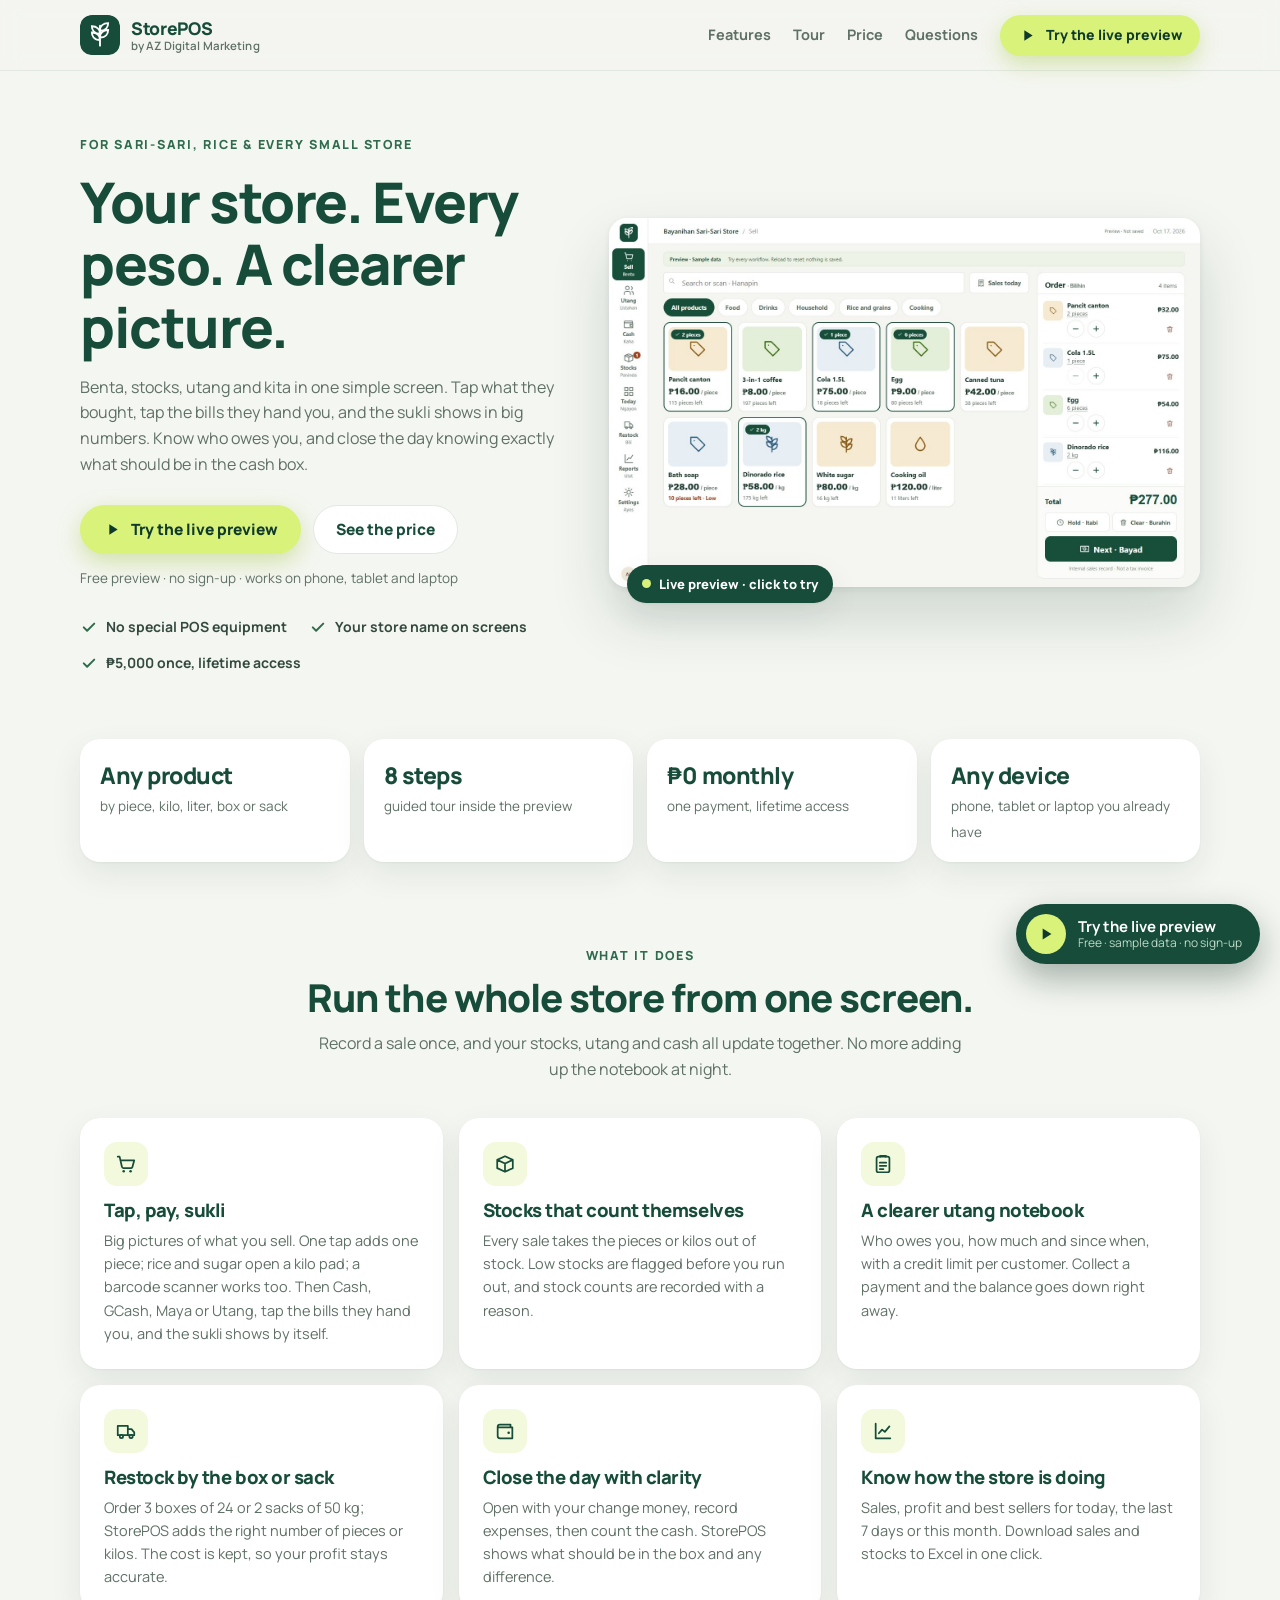
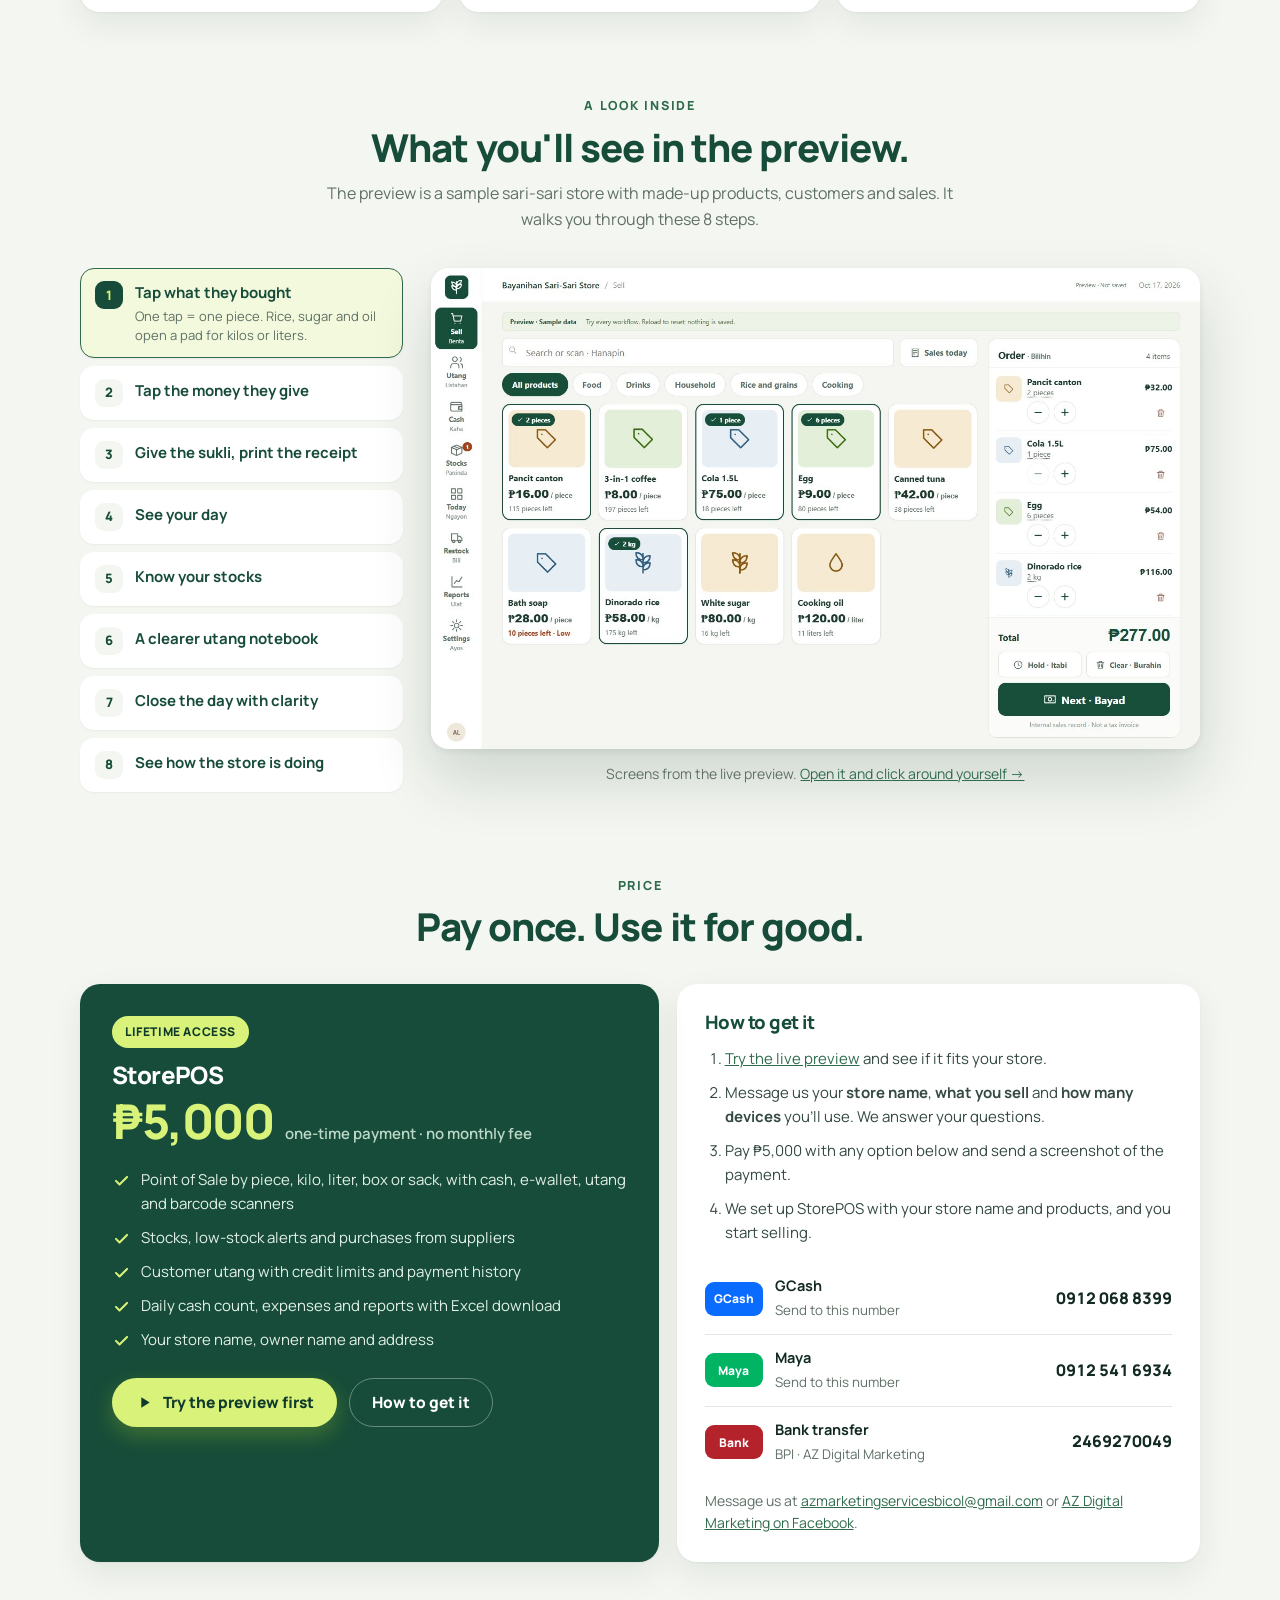
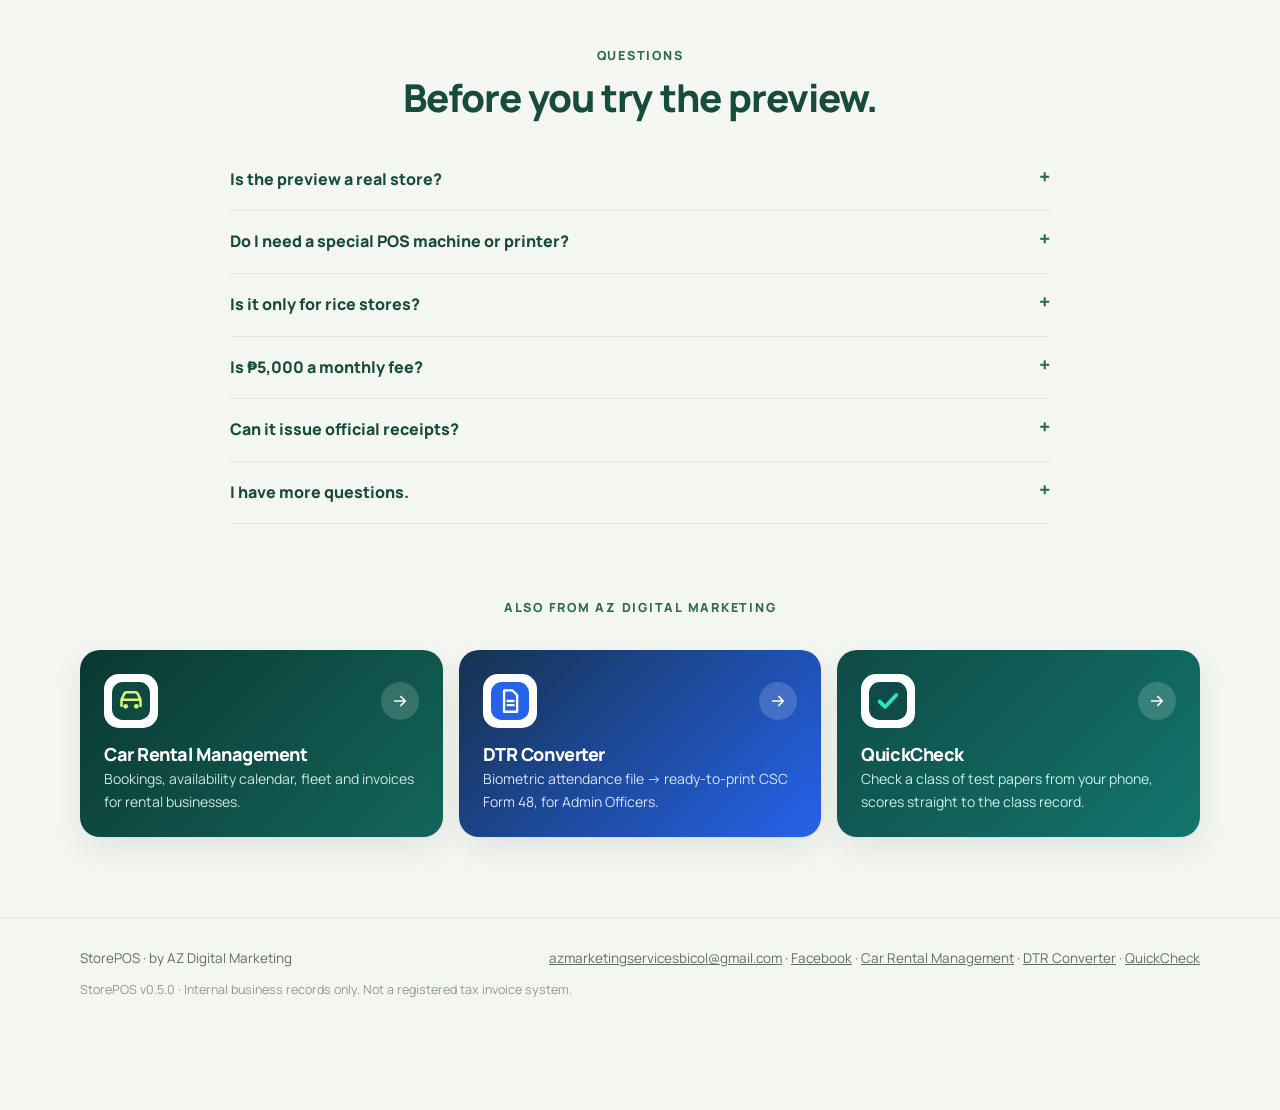
<file: index.html>
<!doctype html>
<html lang="en">
<head>
<meta charset="utf-8">
<meta name="viewport" content="width=device-width, initial-scale=1">
<title>StorePOS — sales, stocks & utang for small stores</title>
<meta name="description" content="A simple POS for sari-sari stores and every small Philippine store: sell by piece, kilo, liter or box, track stocks, utang and cash closing. Try the live preview. ₱5,000 one-time, lifetime access.">
<meta name="theme-color" content="#164c39">
<link rel="canonical" href="https://homearvin.github.io/STORE.POS/">
<meta property="og:title" content="StorePOS — sales, stocks & utang for small stores">
<meta property="og:description" content="Benta, stocks, utang and kita in one simple screen. For sari-sari stores and every small Philippine store. ₱5,000 one-time, lifetime access.">
<meta property="og:image" content="https://homearvin.github.io/STORE.POS/images/sell.jpg">
<link rel="icon" href="icon.svg" type="image/svg+xml">
<link rel="preconnect" href="https://fonts.googleapis.com">
<link rel="preconnect" href="https://fonts.gstatic.com" crossorigin>
<link href="https://fonts.googleapis.com/css2?family=Manrope:wght@500;600;700;800&display=swap" rel="stylesheet">
<style>
  :root{
    --green:#164c39; --green-deep:#0f3a2b; --green-2:#2f6b4c; --lime:#d8f27a; --lime-deep:#c5e35a; --lime-soft:#f3f9dc;
    --ink:#132a21; --ink-2:#344a40; --muted:#5f7066; --faint:#8b9a91; --line:#e1e8e2;
    --ground:#f4f6f1; --card:#fff;
    --radius:20px; --shadow:0 1px 2px rgba(15,50,35,.05),0 12px 32px rgba(15,50,35,.08);
    --font:"Manrope","Segoe UI",system-ui,-apple-system,Arial,sans-serif;
  }
  *{box-sizing:border-box}
  html{scroll-behavior:smooth}
  body{margin:0; font-family:var(--font); color:var(--ink); background:var(--ground); line-height:1.6; -webkit-font-smoothing:antialiased}
  body.locked{overflow:hidden}
  h1,h2,h3{margin:0; color:var(--green); letter-spacing:-.025em; line-height:1.12}
  h1{font-size:clamp(34px,4.4vw,56px); font-weight:800}
  h2{font-size:clamp(27px,3vw,40px); font-weight:800}
  h3{font-size:18.5px; font-weight:800}
  p{margin:0}
  a{color:var(--green-2)}
  img{max-width:100%}
  .wrap{max-width:1160px; margin:0 auto; padding:0 20px}
  section{padding:80px 0 0}
  .eyebrow{font-size:12.5px; font-weight:800; letter-spacing:.14em; text-transform:uppercase; color:var(--green-2)}
  .lead{color:var(--muted); font-size:clamp(16px,1vw+13px,18.5px)}
  .center{text-align:center}
  .btn{display:inline-flex; align-items:center; justify-content:center; gap:9px; font:inherit; font-weight:800; font-size:15.5px;
    padding:14px 22px; border-radius:99px; border:1.5px solid transparent; text-decoration:none; cursor:pointer; line-height:1.2}
  .btn svg{width:19px; height:19px; flex:none}
  .btn.primary{background:var(--lime); color:var(--green-deep); box-shadow:0 8px 22px rgba(150,190,40,.35)}
  .btn.primary:hover{background:var(--lime-deep)}
  .btn.ghost{background:#fff; color:var(--green); border-color:var(--line)}
  .btn.ghost:hover{border-color:var(--green-2)}
  .btn.sm{font-size:14px; padding:10px 17px}
  .card{background:var(--card); border-radius:var(--radius); box-shadow:var(--shadow)}

  header.top{position:sticky; top:0; z-index:20; background:rgba(244,246,241,.9); backdrop-filter:blur(10px); border-bottom:1px solid var(--line)}
  header.top .wrap{display:flex; align-items:center; gap:22px; height:70px}
  .brand{display:flex; align-items:center; gap:11px; font-weight:800; font-size:17.5px; color:var(--green); text-decoration:none; letter-spacing:-.02em; line-height:1.2; min-width:0}
  .brand img{flex:none; width:40px; height:40px; border-radius:12px}
  .brand small{display:block; font-size:11.5px; font-weight:600; color:var(--muted); letter-spacing:.01em}
  nav.main{display:flex; gap:22px; margin-left:auto}
  nav.main a{color:var(--muted); text-decoration:none; font-weight:700; font-size:14.5px}
  nav.main a:hover{color:var(--green)}

  .hero{display:grid; grid-template-columns:minmax(0,.9fr) minmax(0,1.1fr); gap:46px; align-items:center; padding-top:60px}
  .hero h1{margin-top:14px}
  .hero .lead{margin-top:16px; max-width:520px}
  .hero-cta{display:flex; flex-wrap:wrap; gap:12px; margin-top:28px}
  .facts{margin-top:14px; font-size:13.5px; color:var(--muted)}
  .shot{width:100%; height:auto; border-radius:18px; display:block; box-shadow:0 2px 6px rgba(15,50,35,.08),0 30px 60px rgba(15,50,35,.16)}
  .shot-frame{position:relative}
  .live-chip{position:absolute; left:18px; bottom:-16px; display:inline-flex; align-items:center; gap:8px; background:var(--green); color:#fff;
    font-size:13px; font-weight:800; padding:9px 15px; border-radius:99px; box-shadow:var(--shadow); text-decoration:none}
  .live-chip i{width:9px; height:9px; border-radius:50%; background:var(--lime); box-shadow:0 0 0 0 rgba(216,242,122,.7); animation:ping 1.8s infinite}
  .trust{display:flex; flex-wrap:wrap; gap:14px 22px; margin-top:26px}
  .trust span{display:flex; align-items:center; gap:8px; font-size:14px; color:var(--ink-2); font-weight:700}
  .trust svg{width:18px; height:18px; color:var(--green-2)}

  .strip{display:grid; grid-template-columns:repeat(4,1fr); gap:14px; margin-top:64px}
  .strip div{padding:18px 20px}
  .strip b{display:block; font-size:23px; font-weight:800; color:var(--green); letter-spacing:-.02em}
  .strip span{font-size:13.5px; color:var(--muted)}

  .features{display:grid; grid-template-columns:repeat(3,1fr); gap:16px; margin-top:36px}
  .feature{padding:24px}
  .feature .ic{display:grid; place-items:center; width:44px; height:44px; border-radius:13px; background:var(--lime-soft); color:var(--green); margin-bottom:14px}
  .feature .ic svg{width:22px; height:22px}
  .feature p{margin-top:8px; color:var(--muted); font-size:14.5px}

  .tour{display:grid; grid-template-columns:minmax(0,.42fr) minmax(0,1fr); gap:28px; margin-top:36px; align-items:start}
  .tour-steps{display:grid; gap:8px}
  .tour-steps button{display:flex; gap:12px; align-items:flex-start; text-align:left; font:inherit; border:1.5px solid transparent; background:#fff; border-radius:14px; padding:12px 14px; cursor:pointer; color:var(--ink-2); box-shadow:0 1px 2px rgba(15,50,35,.05)}
  .tour-steps button b{display:block; font-size:15px; color:var(--green)}
  .tour-steps button small{display:block; font-size:13px; color:var(--muted); line-height:1.45; margin-top:2px}
  .tour-steps button i{flex:none; display:grid; place-items:center; width:28px; height:28px; border-radius:9px; background:var(--ground); color:var(--green); font-style:normal; font-weight:800; font-size:13px}
  .tour-steps button[aria-selected="true"]{border-color:var(--green-2); background:var(--lime-soft)}
  .tour-steps button[aria-selected="true"] i{background:var(--green); color:var(--lime)}
  .tour-steps button:not([aria-selected="true"]) small{display:none}
  .tour-view{position:sticky; top:96px}
  .tour-view figcaption{margin-top:14px; font-size:14px; color:var(--muted); text-align:center}

  .plan-row{display:grid; grid-template-columns:minmax(0,1.05fr) minmax(0,.95fr); gap:18px; margin-top:36px; align-items:stretch}
  .plan{position:relative; padding:32px; background:var(--green); color:#e2f0e8; border-radius:var(--radius); box-shadow:var(--shadow)}
  .plan .tag{display:inline-block; background:var(--lime); color:var(--green-deep); font-size:12px; font-weight:800; letter-spacing:.05em; text-transform:uppercase; padding:6px 13px; border-radius:99px}
  .plan h3{color:#fff; margin-top:14px; font-size:24px}
  .price{margin-top:8px; display:flex; align-items:baseline; gap:12px; flex-wrap:wrap}
  .price b{font-size:48px; font-weight:800; color:var(--lime); letter-spacing:-.03em; line-height:1}
  .price span{color:#bcd8c8; font-size:15px; font-weight:600}
  .plan ul{list-style:none; padding:0; margin:22px 0 26px; display:grid; gap:10px; font-size:15px}
  .plan li{display:flex; gap:10px} .plan li svg{flex:none; width:19px; height:19px; margin-top:3px; color:var(--lime)}
  .plan .hero-cta{margin-top:0}
  .plan .btn.ghost{background:transparent; color:#fff; border-color:rgba(255,255,255,.35)}
  .side{padding:28px}
  .side ol{margin:14px 0 0; padding-left:20px; color:var(--ink-2); display:grid; gap:10px; font-size:15px}
  .pay{display:flex; align-items:center; gap:12px; padding:11px 0; border-top:1px solid var(--line)}
  .pay:first-of-type{border-top:0}
  .pay .pm{width:58px; height:34px; border-radius:9px; display:grid; place-items:center; color:#fff; font-weight:800; font-size:12px; flex:none}
  .pm.gcash{background:#0a6cff} .pm.maya{background:#00b464} .pm.bank{background:#b4232c}
  .pay .info{flex:1; min-width:0} .pay .info b{display:block; font-size:14.5px} .pay .info small{color:var(--muted)}
  .pay .num{font-weight:800; font-variant-numeric:tabular-nums; white-space:nowrap}

  .faq{max-width:820px; margin:30px auto 0}
  .faq details{border-bottom:1px solid var(--line)}
  .faq summary{cursor:pointer; font-weight:800; font-size:16px; padding:18px 0; list-style:none; display:flex; justify-content:space-between; gap:14px; color:var(--green)}
  .faq summary::-webkit-details-marker{display:none}
  .faq summary::after{content:"+"; color:var(--green-2); font-weight:800; font-size:20px; line-height:1}
  .faq details[open] summary::after{content:"–"}
  .faq p{padding:0 0 18px; color:var(--muted); font-size:15px}

  .family{display:grid; grid-template-columns:repeat(3,minmax(0,1fr)); gap:16px; margin-top:30px}
  .sister{display:flex; flex-wrap:wrap; align-items:center; gap:16px 18px; padding:24px; border-radius:var(--radius); box-shadow:var(--shadow); text-decoration:none}
  .sister > span:nth-child(2){order:3; flex-basis:100%}  /* logo and arrow on top, text underneath */
  .sister .logo{display:grid; place-items:center; flex:none; width:54px; height:54px; border-radius:15px; background:#fff}
  .sister h3{color:#fff; font-size:18px}
  .sister p{margin-top:4px; font-size:14px}
  .sister .go{margin-left:auto; flex:none; display:grid; place-items:center; width:38px; height:38px; border-radius:50%; background:rgba(255,255,255,.16); color:#fff}
  .sister .go svg{width:18px; height:18px}
  .sister.dtr{background:linear-gradient(135deg,#16324f,#2563eb)} .sister.dtr p{color:#d6e4ff}
  .sister.qc{background:linear-gradient(135deg,#0f4b47,#13756d)} .sister.qc p{color:#c9f2ea}
  .sister.car{background:linear-gradient(135deg,#0a3832,#13665b)} .sister.car p{color:#cfe8e1}
  .sister:hover .go{background:rgba(255,255,255,.28)}

  footer{border-top:1px solid var(--line); margin-top:80px; padding:30px 0 110px; color:var(--muted); font-size:13.5px}
  footer .wrap{display:flex; flex-wrap:wrap; justify-content:space-between; gap:10px}
  footer a{color:var(--muted)}
  footer .note{flex-basis:100%; font-size:12.5px; color:var(--faint)}

  /* ---------- Preview pop-up + floating button ---------- */
  .demo-pop{position:fixed; inset:0; z-index:50; display:grid; place-items:center; padding:16px; background:rgba(10,40,30,.55); backdrop-filter:blur(3px);
    opacity:0; visibility:hidden; transition:opacity .25s, visibility .25s}
  .demo-pop.open{opacity:1; visibility:visible}
  .demo-box{position:relative; width:min(720px,100%); max-height:calc(100vh - 32px); overflow:auto; background:#fff; border-radius:24px;
    box-shadow:0 30px 80px rgba(0,0,0,.35); display:grid; grid-template-columns:minmax(0,.8fr) minmax(0,1.2fr);
    transform:translateY(18px) scale(.98); transition:transform .3s}
  .demo-pop.open .demo-box{transform:none}
  .demo-side{background:var(--green); color:#d6ebe0; padding:26px 22px; display:flex; flex-direction:column; gap:14px; border-radius:24px 0 0 24px}
  .demo-side .ad{align-self:flex-start; font-size:11px; font-weight:800; letter-spacing:.12em; text-transform:uppercase; color:var(--green-deep); background:var(--lime); padding:5px 10px; border-radius:99px}
  .demo-side h3{color:#fff; font-size:22px}
  .demo-side img{border-radius:12px; display:block; width:100%; height:auto; box-shadow:0 10px 24px rgba(0,0,0,.25)}
  .demo-side p{font-size:13.5px}
  .demo-main{padding:26px 26px 22px}
  .demo-main h2{font-size:24px}
  .demo-main .sub{color:var(--muted); font-size:14px; margin-top:4px}
  .notes{list-style:none; padding:0; margin:16px 0 18px; display:grid; gap:12px}
  .notes li{display:flex; gap:12px; font-size:14.5px; color:var(--ink-2); line-height:1.5}
  .notes li i{flex:none; display:grid; place-items:center; width:26px; height:26px; border-radius:8px; background:var(--lime-soft); color:var(--green); font-style:normal; font-weight:800; font-size:13px}
  .demo-main .btn{width:100%}
  .demo-main .small{margin-top:10px; text-align:center; font-size:12.5px; color:var(--faint)}
  .later{display:block; margin:6px auto 0; font:inherit; font-size:13.5px; font-weight:700; color:var(--muted); background:none; border:0; cursor:pointer; padding:6px 10px}
  .x{position:absolute; top:12px; right:12px; width:36px; height:36px; border-radius:50%; border:0; background:var(--ground); color:var(--ink-2); cursor:pointer; display:grid; place-items:center}
  .x svg{width:18px; height:18px}

  .demo-float{position:fixed; right:20px; bottom:20px; z-index:40; display:flex; align-items:center; gap:12px; padding:10px 18px 10px 10px;
    background:var(--green); color:#fff; border-radius:99px; text-decoration:none; box-shadow:0 14px 34px rgba(10,40,30,.35);
    transform:translateY(140%); transition:transform .35s cubic-bezier(.2,.9,.3,1.2)}
  .demo-float.show{transform:none}
  .demo-float .pulse{position:relative; display:grid; place-items:center; width:40px; height:40px; border-radius:50%; background:var(--lime); color:var(--green-deep); flex:none}
  .demo-float .pulse::after{content:""; position:absolute; inset:0; border-radius:50%; animation:ping 1.8s infinite}
  .demo-float .pulse svg{width:20px; height:20px}
  .demo-float b{display:block; font-size:15px; line-height:1.2}
  .demo-float small{display:block; font-size:12px; color:#bcd8c8; line-height:1.2}
  @keyframes ping{0%{box-shadow:0 0 0 0 rgba(216,242,122,.75)} 80%,100%{box-shadow:0 0 0 14px rgba(216,242,122,0)}}
  :focus-visible{outline:3px solid var(--lime-deep); outline-offset:3px}
  @media (prefers-reduced-motion:reduce){*{animation:none!important; transition:none!important}}

  @media (max-width:900px){
    nav.main{display:none}
    header.top .btn{display:none}
    .hero,.plan-row,.tour{grid-template-columns:minmax(0,1fr)}
    .tour-view{position:static; order:-1}
    .strip{grid-template-columns:repeat(2,minmax(0,1fr))}
    .features,.family{grid-template-columns:minmax(0,1fr)}
    .demo-box{grid-template-columns:minmax(0,1fr)}
    .demo-side{border-radius:24px 24px 0 0; padding:20px}
    .demo-side img,.demo-side p{display:none}
  }
  @media (max-width:520px){
    .wrap{padding:0 16px}
    .brand{font-size:15.5px}
    .demo-float{left:16px; right:16px; bottom:14px; justify-content:flex-start}
    .demo-main{padding:22px 18px 18px}
    .pay .num{font-size:14px}
  }
</style>
</head>
<body id="top">
<svg style="display:none" xmlns="http://www.w3.org/2000/svg"><defs>
  <symbol id="i-check" viewBox="0 0 24 24"><path d="m5 12.5 4.5 4.5L19 7.5" fill="none" stroke="currentColor" stroke-width="2.6" stroke-linecap="round" stroke-linejoin="round"/></symbol>
  <symbol id="i-play" viewBox="0 0 24 24"><path d="M8 5.5v13l10.5-6.5z" fill="currentColor"/></symbol>
  <symbol id="i-out" viewBox="0 0 24 24"><path d="M14 4h6v6M20 4l-9 9M18 14v4.5a1.5 1.5 0 0 1-1.5 1.5h-11A1.5 1.5 0 0 1 4 18.5v-11A1.5 1.5 0 0 1 5.5 6H10" fill="none" stroke="currentColor" stroke-width="2.2" stroke-linecap="round" stroke-linejoin="round"/></symbol>
  <symbol id="i-arrow" viewBox="0 0 24 24"><path d="M5 12h14M13 6l6 6-6 6" fill="none" stroke="currentColor" stroke-width="2.3" stroke-linecap="round" stroke-linejoin="round"/></symbol>
  <symbol id="i-x" viewBox="0 0 24 24"><path d="M6 6l12 12M18 6 6 18" fill="none" stroke="currentColor" stroke-width="2.3" stroke-linecap="round"/></symbol>
  <symbol id="i-cart" viewBox="0 0 24 24"><path d="M3 4h2l2.6 11.2a1.5 1.5 0 0 0 1.5 1.2h8.4a1.5 1.5 0 0 0 1.5-1.1L21 8H6.2" fill="none" stroke="currentColor" stroke-width="1.9" stroke-linecap="round" stroke-linejoin="round"/><circle cx="9.5" cy="20" r="1.4" fill="currentColor"/><circle cx="17" cy="20" r="1.4" fill="currentColor"/></symbol>
  <symbol id="i-box" viewBox="0 0 24 24"><path d="m3.5 7.5 8.5-4 8.5 4v9l-8.5 4-8.5-4zM3.5 7.5l8.5 4 8.5-4M12 11.5v9" fill="none" stroke="currentColor" stroke-width="1.9" stroke-linejoin="round"/></symbol>
  <symbol id="i-book" viewBox="0 0 24 24"><rect x="5" y="4" width="14" height="17" rx="2" fill="none" stroke="currentColor" stroke-width="1.9"/><path d="M9 4V3h6v1M8.5 10.5h7M8.5 14h7M8.5 17.5h4" fill="none" stroke="currentColor" stroke-width="1.9" stroke-linecap="round"/></symbol>
  <symbol id="i-truck" viewBox="0 0 24 24"><path d="M3 6.5h11v10H3zM14 10h4l3 3.5v3h-7" fill="none" stroke="currentColor" stroke-width="1.9" stroke-linejoin="round"/><circle cx="7" cy="18" r="1.8" fill="#fff" stroke="currentColor" stroke-width="1.9"/><circle cx="17.5" cy="18" r="1.8" fill="#fff" stroke="currentColor" stroke-width="1.9"/></symbol>
  <symbol id="i-wallet" viewBox="0 0 24 24"><path d="M4 7.5A2.5 2.5 0 0 1 6.5 5H18v3M4 7.5v10A2.5 2.5 0 0 0 6.5 20H20v-12H6.5A2.5 2.5 0 0 1 4 7.5z" fill="none" stroke="currentColor" stroke-width="1.9" stroke-linejoin="round"/><circle cx="16" cy="14" r="1.4" fill="currentColor"/></symbol>
  <symbol id="i-chart" viewBox="0 0 24 24"><path d="M4 4v16h16" fill="none" stroke="currentColor" stroke-width="1.9" stroke-linecap="round" stroke-linejoin="round"/><path d="m7.5 14.5 3.5-4 3 2.5 5-6" fill="none" stroke="currentColor" stroke-width="1.9" stroke-linecap="round" stroke-linejoin="round"/></symbol>
</defs></svg>

<header class="top">
  <div class="wrap">
    <a class="brand" href="#top"><img src="icon.svg" alt="">
      <span>StorePOS<small>by AZ Digital Marketing</small></span></a>
    <nav class="main" aria-label="Sections">
      <a href="#features">Features</a>
      <a href="#tour">Tour</a>
      <a href="#price">Price</a>
      <a href="#faq">Questions</a>
    </nav>
    <a class="btn primary sm js-demo" href="preview.html"><svg><use href="#i-play"/></svg>Try the live preview</a>
  </div>
</header>

<main>
<div class="wrap">
  <section class="hero">
    <div>
      <span class="eyebrow">For sari-sari, rice &amp; every small store</span>
      <h1>Your store. Every peso. A clearer picture.</h1>
      <p class="lead">Benta, stocks, utang and kita in one simple screen. Tap what they bought, tap the bills they hand you, and the sukli shows in big numbers. Know who owes you, and close the day knowing exactly what should be in the cash box.</p>
      <div class="hero-cta">
        <a class="btn primary js-demo" href="preview.html"><svg><use href="#i-play"/></svg>Try the live preview</a>
        <a class="btn ghost" href="#price">See the price</a>
      </div>
      <p class="facts">Free preview · no sign-up · works on phone, tablet and laptop</p>
      <div class="trust">
        <span><svg><use href="#i-check"/></svg>No special POS equipment</span>
        <span><svg><use href="#i-check"/></svg>Your store name on screens</span>
        <span><svg><use href="#i-check"/></svg>₱5,000 once, lifetime access</span>
      </div>
    </div>
    <div class="shot-frame">
      <img class="shot" src="images/sell.jpg" width="1440" height="900" alt="Sell screen: big product tiles with prices, an order with plus and minus buttons, the total and a large Next · Bayad button">
      <a class="live-chip js-demo" href="preview.html"><i></i>Live preview · click to try</a>
    </div>
  </section>

  <div class="strip">
    <div class="card"><b>Any product</b><span>by piece, kilo, liter, box or sack</span></div>
    <div class="card"><b>8 steps</b><span>guided tour inside the preview</span></div>
    <div class="card"><b>₱0 monthly</b><span>one payment, lifetime access</span></div>
    <div class="card"><b>Any device</b><span>phone, tablet or laptop you already have</span></div>
  </div>

  <section id="features">
    <div class="center">
      <span class="eyebrow">What it does</span>
      <h2 style="margin-top:8px">Run the whole store from one screen.</h2>
      <p class="lead" style="margin:12px auto 0; max-width:660px">Record a sale once, and your stocks, utang and cash all update together. No more adding up the notebook at night.</p>
    </div>
    <div class="features">
      <div class="card feature"><span class="ic"><svg><use href="#i-cart"/></svg></span><h3>Tap, pay, sukli</h3>
        <p>Big pictures of what you sell. One tap adds one piece; rice and sugar open a kilo pad; a barcode scanner works too. Then Cash, GCash, Maya or Utang, tap the bills they hand you, and the sukli shows by itself.</p></div>
      <div class="card feature"><span class="ic"><svg><use href="#i-box"/></svg></span><h3>Stocks that count themselves</h3>
        <p>Every sale takes the pieces or kilos out of stock. Low stocks are flagged before you run out, and stock counts are recorded with a reason.</p></div>
      <div class="card feature"><span class="ic"><svg><use href="#i-book"/></svg></span><h3>A clearer utang notebook</h3>
        <p>Who owes you, how much and since when, with a credit limit per customer. Collect a payment and the balance goes down right away.</p></div>
      <div class="card feature"><span class="ic"><svg><use href="#i-truck"/></svg></span><h3>Restock by the box or sack</h3>
        <p>Order 3 boxes of 24 or 2 sacks of 50 kg; StorePOS adds the right number of pieces or kilos. The cost is kept, so your profit stays accurate.</p></div>
      <div class="card feature"><span class="ic"><svg><use href="#i-wallet"/></svg></span><h3>Close the day with clarity</h3>
        <p>Open with your change money, record expenses, then count the cash. StorePOS shows what should be in the box and any difference.</p></div>
      <div class="card feature"><span class="ic"><svg><use href="#i-chart"/></svg></span><h3>Know how the store is doing</h3>
        <p>Sales, profit and best sellers for today, the last 7 days or this month. Download sales and stocks to Excel in one click.</p></div>
    </div>
  </section>

  <section id="tour">
    <div class="center">
      <span class="eyebrow">A look inside</span>
      <h2 style="margin-top:8px">What you'll see in the preview.</h2>
      <p class="lead" style="margin:12px auto 0; max-width:660px">The preview is a sample sari-sari store with made-up products, customers and sales. It walks you through these 8 steps.</p>
    </div>
    <div class="tour">
      <div class="tour-steps" role="tablist" aria-label="Preview tour steps">
        <button role="tab" aria-selected="true" data-img="images/sell.jpg" data-alt="Sell screen with big product tiles and the order on the right"><i>1</i><span><b>Tap what they bought</b><small>One tap = one piece. Rice, sugar and oil open a pad for kilos or liters.</small></span></button>
        <button role="tab" aria-selected="false" data-img="images/keypad.jpg" data-alt="Payment: tap the bills the customer hands you"><i>2</i><span><b>Tap the money they give</b><small>Choose Cash, GCash, Maya or Utang, then tap each bill. No adding up in your head.</small></span></button>
        <button role="tab" aria-selected="false" data-img="images/checkout.jpg" data-alt="The sukli in big numbers and the printed receipt"><i>3</i><span><b>Give the sukli, print the receipt</b><small>The change in big numbers, and a receipt for 58 mm or 80 mm printers.</small></span></button>
        <button role="tab" aria-selected="false" data-img="images/dashboard.jpg" data-alt="Today: sold today, money in the cash box and utang"><i>4</i><span><b>See your day</b><small>Sold today, money in the cash box and utang, in three big numbers.</small></span></button>
        <button role="tab" aria-selected="false" data-img="images/inventory.jpg" data-alt="Stocks: pieces and kilos left, with product photos"><i>5</i><span><b>Know your stocks</b><small>Pieces or kilos left on every product. Low stocks turn red, and you can add a photo.</small></span></button>
        <button role="tab" aria-selected="false" data-img="images/customers.jpg" data-alt="Utang: balances per customer"><i>6</i><span><b>A clearer utang notebook</b><small>Who owes you, how much, and since when. Collect payments in one tap.</small></span></button>
        <button role="tab" aria-selected="false" data-img="images/cash.jpg" data-alt="Cash: cash session, expected cash and expenses"><i>7</i><span><b>Close the day with clarity</b><small>Change money, expenses and the cash count, with the expected amount shown.</small></span></button>
        <button role="tab" aria-selected="false" data-img="images/reports.jpg" data-alt="Reports: sold, profit, expenses and best sellers"><i>8</i><span><b>See how the store is doing</b><small>Sales, profit and best sellers for any dates. Download to Excel.</small></span></button>
      </div>
      <figure class="tour-view" style="margin:0">
        <img class="shot" id="tourImg" src="images/sell.jpg" width="1440" height="900" alt="Sell screen: big product tiles with prices, an order with plus and minus buttons, the total and a large Next · Bayad button">
        <figcaption>Screens from the live preview. <a class="js-demo" href="preview.html">Open it and click around yourself →</a></figcaption>
      </figure>
    </div>
  </section>

  <section id="price">
    <div class="center">
      <span class="eyebrow">Price</span>
      <h2 style="margin-top:8px">Pay once. Use it for good.</h2>
    </div>
    <div class="plan-row">
      <div class="plan">
        <span class="tag">Lifetime access</span>
        <h3>StorePOS</h3>
        <div class="price"><b>₱5,000</b><span>one-time payment · no monthly fee</span></div>
        <ul>
          <li><svg><use href="#i-check"/></svg>Point of Sale by piece, kilo, liter, box or sack, with cash, e-wallet, utang and barcode scanners</li>
          <li><svg><use href="#i-check"/></svg>Stocks, low-stock alerts and purchases from suppliers</li>
          <li><svg><use href="#i-check"/></svg>Customer utang with credit limits and payment history</li>
          <li><svg><use href="#i-check"/></svg>Daily cash count, expenses and reports with Excel download</li>
          <li><svg><use href="#i-check"/></svg>Your store name, owner name and address</li>
        </ul>
        <div class="hero-cta">
          <a class="btn primary js-demo" href="preview.html"><svg><use href="#i-play"/></svg>Try the preview first</a>
          <a class="btn ghost" href="#get">How to get it</a>
        </div>
      </div>
      <div class="card side" id="get">
        <h3>How to get it</h3>
        <ol>
          <li><a class="js-demo" href="preview.html">Try the live preview</a> and see if it fits your store.</li>
          <li>Message us your <b>store name</b>, <b>what you sell</b> and <b>how many devices</b> you'll use. We answer your questions.</li>
          <li>Pay ₱5,000 with any option below and send a screenshot of the payment.</li>
          <li>We set up StorePOS with your store name and products, and you start selling.</li>
        </ol>
        <div style="margin-top:18px">
          <div class="pay"><span class="pm gcash">GCash</span><span class="info"><b>GCash</b><small>Send to this number</small></span><span class="num">0912 068 8399</span></div>
          <div class="pay"><span class="pm maya">Maya</span><span class="info"><b>Maya</b><small>Send to this number</small></span><span class="num">0912 541 6934</span></div>
          <div class="pay"><span class="pm bank">Bank</span><span class="info"><b>Bank transfer</b><small>BPI · AZ Digital Marketing</small></span><span class="num">2469270049</span></div>
        </div>
        <p style="margin-top:12px; font-size:14px; color:var(--muted)">Message us at
          <a href="mailto:azmarketingservicesbicol@gmail.com">azmarketingservicesbicol@gmail.com</a> or
          <a href="https://www.facebook.com/AZDigitalMarketingOfficial" target="_blank" rel="noopener">AZ Digital Marketing on Facebook</a>.</p>
      </div>
    </div>
  </section>

  <section id="faq">
    <div class="center">
      <span class="eyebrow">Questions</span>
      <h2 style="margin-top:8px">Before you try the preview.</h2>
    </div>
    <div class="faq">
      <details><summary>Is the preview a real store?</summary>
        <p>No. "Bayanihan Sari-Sari Store" is a sample store with made-up products, customers and sales. Click anything you like. Nothing you do is saved, and reloading the page starts it fresh.</p></details>
      <details><summary>Do I need a special POS machine or printer?</summary>
        <p>No. StorePOS opens in the web browser of the phone, tablet or laptop you already have. Nothing to install.</p></details>
      <details><summary>Is it only for rice stores?</summary>
        <p>No. Since version 0.5.0 each product is sold by piece, kilo, liter or pack, and can also have a box, sack or case size. Sari-sari stores, rice dealers, small groceries and hardware shops all fit.</p></details>
      <details><summary>Is ₱5,000 a monthly fee?</summary>
        <p>No. You pay ₱5,000 once and have lifetime access. There is no monthly subscription.</p></details>
      <details><summary>Can it issue official receipts?</summary>
        <p>No. StorePOS keeps your internal business records: sales, stocks, utang and cash. It is not a registered tax invoice or official receipt system.</p></details>
      <details><summary>I have more questions.</summary>
        <p>Message us at <a href="mailto:azmarketingservicesbicol@gmail.com">azmarketingservicesbicol@gmail.com</a> or on <a href="https://www.facebook.com/AZDigitalMarketingOfficial" target="_blank" rel="noopener">Facebook</a>. We're happy to walk you through it.</p></details>
    </div>
  </section>

  <section style="padding-top:70px">
    <div class="center">
      <span class="eyebrow">Also from AZ Digital Marketing</span>
    </div>
    <div class="family">
      <a class="sister car" href="https://homearvin.github.io/CAR.RENTAL.BOOKING.MANAGEMENT/">
        <span class="logo"><svg viewBox="0 0 32 32" width="38" height="38"><rect width="32" height="32" rx="9" fill="#0e4a42"/><path d="M8 20v-5l2.4-5.2A2 2 0 0 1 12.2 8.6h7.6a2 2 0 0 1 1.8 1.2L24 15v5M8 15h16" fill="none" stroke="#d8f27a" stroke-width="2.2" stroke-linecap="round" stroke-linejoin="round"/><circle cx="11.5" cy="20.5" r="2" fill="#d8f27a"/><circle cx="20.5" cy="20.5" r="2" fill="#d8f27a"/></svg></span>
        <span><h3>Car Rental Management</h3><p>Bookings, availability calendar, fleet and invoices for rental businesses.</p></span>
        <span class="go"><svg><use href="#i-arrow"/></svg></span>
      </a>
      <a class="sister dtr" href="https://homearvin.github.io/DTR.CONVERTER/">
        <span class="logo"><svg viewBox="0 0 32 32" width="38" height="38"><rect width="32" height="32" rx="9" fill="#2563eb"/><path d="M11 7h7l4 4v14H11z" fill="none" stroke="#fff" stroke-width="2" stroke-linejoin="round"/><path d="M14 16h5M14 19.5h5" stroke="#fff" stroke-width="2" stroke-linecap="round"/></svg></span>
        <span><h3>DTR Converter</h3><p>Biometric attendance file → ready-to-print CSC Form 48, for Admin Officers.</p></span>
        <span class="go"><svg><use href="#i-arrow"/></svg></span>
      </a>
      <a class="sister qc" href="https://homearvin.github.io/QUICK.CHECK/">
        <span class="logo"><svg viewBox="0 0 32 32" width="38" height="38"><rect width="32" height="32" rx="9" fill="#0f4b47"/><path d="M9 16.5l4.5 4.5L23 11" fill="none" stroke="#2fe0c4" stroke-width="3.2" stroke-linecap="round" stroke-linejoin="round"/></svg></span>
        <span><h3>QuickCheck</h3><p>Check a class of test papers from your phone, scores straight to the class record.</p></span>
        <span class="go"><svg><use href="#i-arrow"/></svg></span>
      </a>
    </div>
  </section>
</div>
</main>

<footer>
  <div class="wrap">
    <span>StorePOS · by AZ Digital Marketing</span>
    <span>
      <a href="mailto:azmarketingservicesbicol@gmail.com">azmarketingservicesbicol@gmail.com</a> ·
      <a href="https://www.facebook.com/AZDigitalMarketingOfficial" target="_blank" rel="noopener">Facebook</a> ·
      <a href="https://homearvin.github.io/CAR.RENTAL.BOOKING.MANAGEMENT/">Car Rental Management</a> ·
      <a href="https://homearvin.github.io/DTR.CONVERTER/">DTR Converter</a> ·
      <a href="https://homearvin.github.io/QUICK.CHECK/">QuickCheck</a>
    </span>
    <span class="note">StorePOS v0.5.0 · Internal business records only. Not a registered tax invoice system.</span>
  </div>
</footer>

<!-- The preview pop-up: important notes first, then the link to the live preview. -->
<div class="demo-pop" id="demoPop" role="dialog" aria-modal="true" aria-labelledby="demoTitle" aria-hidden="true">
  <div class="demo-box">
    <div class="demo-side">
      <span class="ad">Free live preview</span>
      <h3>See StorePOS working, before you buy.</h3>
      <img src="images/welcome.jpg" width="1440" height="900" alt="">
      <p>A sample sari-sari store with made-up products, customers and sales.</p>
    </div>
    <div class="demo-main">
      <button class="x" type="button" data-close aria-label="Close"><svg><use href="#i-x"/></svg></button>
      <h2 id="demoTitle">Before you open the preview</h2>
      <p class="sub">3 quick things to know. It takes 15 seconds.</p>
      <ul class="notes">
        <li><i>1</i><span><b>Sample data only.</b> Try a sale, collect utang, count the cash. Nothing is saved and nothing is downloaded.</span></li>
        <li><i>2</i><span>Click <b>Explore demo</b> on the welcome screen.</span></li>
        <li><i>3</i><span>Press <b>Next feature →</b> to follow the 8-step tour. Works on a phone, best on a laptop.</span></li>
      </ul>
      <a class="btn primary js-demo-go" href="preview.html" target="_blank" rel="noopener">Open the live preview<svg><use href="#i-out"/></svg></a>
      <p class="small">Opens in a new tab · free · no sign-up</p>
      <button class="later" type="button" data-close>Maybe later</button>
    </div>
  </div>
</div>

<a class="demo-float js-demo" id="demoFloat" href="preview.html" aria-label="Try the live preview">
  <span class="pulse"><svg><use href="#i-play"/></svg></span>
  <span><b>Try the live preview</b><small>Free · sample data · no sign-up</small></span>
</a>

<script>
  // Preview pop-up: opens shortly after the page loads. When closed it shrinks to the floating
  // button and opens again after a while, until the visitor actually opens the preview.
  (function () {
    var FIRST_OPEN_MS = 3000;   // first appearance after the page loads
    var REOPEN_MS = 30000;      // comes back this long after being closed
    var OPENED_KEY = 'previewOpened';

    var pop = document.getElementById('demoPop');
    var float = document.getElementById('demoFloat');
    var goButton = pop.querySelector('.js-demo-go');
    var timer = null;
    var lastFocus = null;

    function previewAlreadyOpened() {
      try { return sessionStorage.getItem(OPENED_KEY) === '1'; } catch (e) { return false; }
    }
    function rememberPreviewOpened() {
      try { sessionStorage.setItem(OPENED_KEY, '1'); } catch (e) {}
    }

    function isOpen() { return pop.classList.contains('open'); }

    function open() {
      clearTimeout(timer);
      if (isOpen()) return;
      lastFocus = document.activeElement;
      pop.classList.add('open');
      pop.setAttribute('aria-hidden', 'false');
      document.body.classList.add('locked');
      float.classList.remove('show');
      goButton.focus({ preventScroll: true });
    }

    function close() {
      if (!isOpen()) return;
      pop.classList.remove('open');
      pop.setAttribute('aria-hidden', 'true');
      document.body.classList.remove('locked');
      float.classList.add('show');
      if (lastFocus && lastFocus.focus) lastFocus.focus({ preventScroll: true });
      scheduleReopen(REOPEN_MS);
    }

    // Reopen only while the visitor is looking at the page; a hidden tab waits until it is shown again.
    function scheduleReopen(ms) {
      clearTimeout(timer);
      if (previewAlreadyOpened()) return;
      timer = setTimeout(function () {
        if (document.visibilityState === 'visible') open();
        else document.addEventListener('visibilitychange', function onShow() {
          if (document.visibilityState !== 'visible') return;
          document.removeEventListener('visibilitychange', onShow);
          scheduleReopen(1500);
        });
      }, ms);
    }

    // Every "Try the preview" button shows the notes first.
    document.querySelectorAll('.js-demo').forEach(function (a) {
      a.addEventListener('click', function (e) { e.preventDefault(); open(); });
    });
    pop.querySelectorAll('[data-close]').forEach(function (b) { b.addEventListener('click', close); });
    pop.addEventListener('click', function (e) { if (e.target === pop) close(); });
    document.addEventListener('keydown', function (e) { if (e.key === 'Escape') close(); });

    goButton.addEventListener('click', function () {
      rememberPreviewOpened();
      clearTimeout(timer);
      pop.classList.remove('open');
      pop.setAttribute('aria-hidden', 'true');
      document.body.classList.remove('locked');
      float.classList.add('show');
    });

    if (previewAlreadyOpened()) float.classList.add('show');
    else scheduleReopen(FIRST_OPEN_MS);
  })();

  // Tour: each step button shows its screenshot.
  (function () {
    var img = document.getElementById('tourImg');
    var tabs = document.querySelectorAll('.tour-steps button');
    tabs.forEach(function (tab) {
      tab.addEventListener('click', function () {
        tabs.forEach(function (t) { t.setAttribute('aria-selected', t === tab ? 'true' : 'false'); });
        img.src = tab.getAttribute('data-img');
        img.alt = tab.getAttribute('data-alt');
      });
    });
  })();
</script>
</body>
</html>
</file>
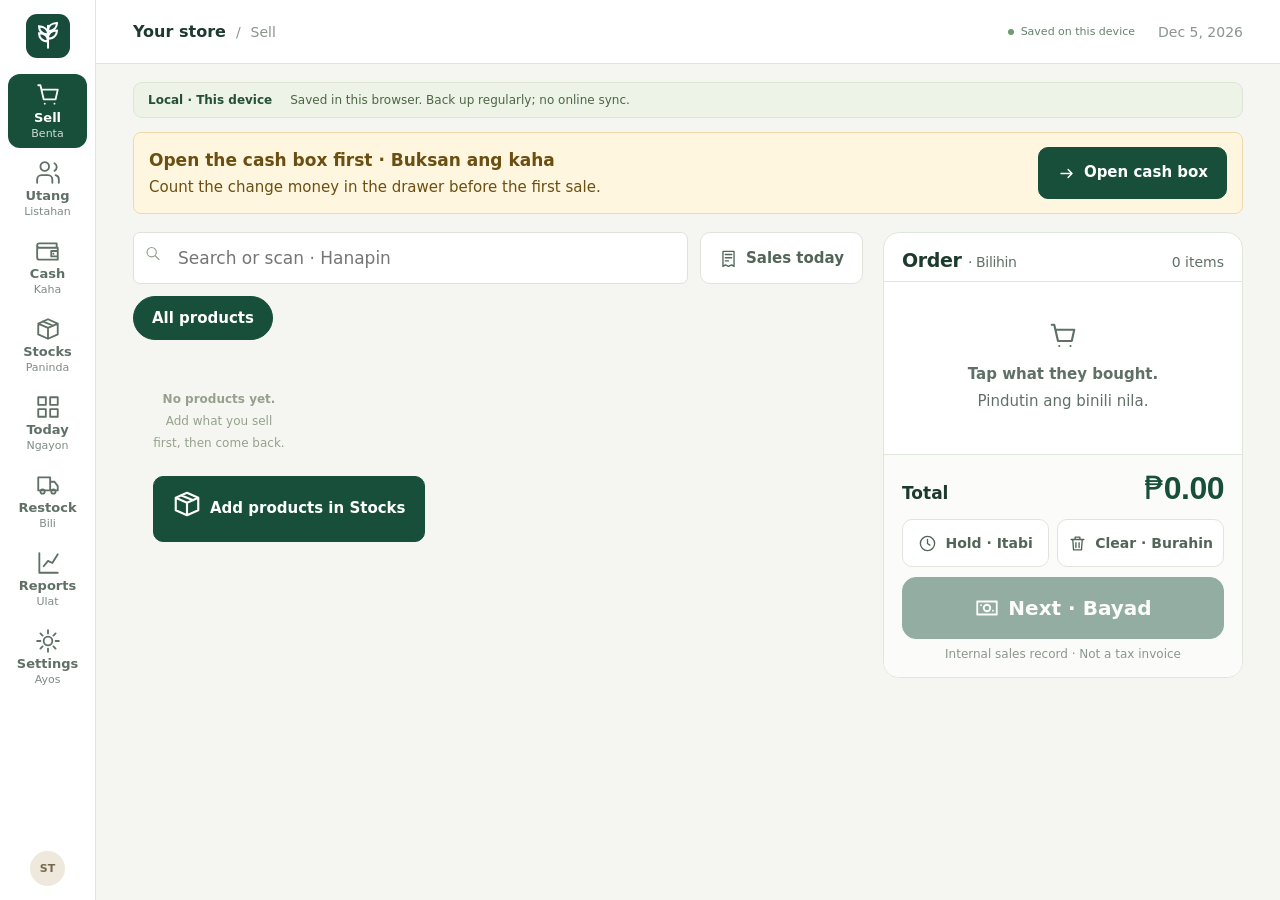
<file: app/index.html>
<!doctype html>
<html lang="en"><head><meta charset="UTF-8"><meta name="viewport" content="width=device-width, initial-scale=1, viewport-fit=cover"><meta name="theme-color" content="#164c39"><meta name="description" content="StorePOS — simple sales, stocks and utang for your neighborhood store."><title>StorePOS Local · Your store, in view</title><link rel="stylesheet" href="styles.css"><link rel="stylesheet" href="responsive.css"><link rel="stylesheet" href="easy.css"><link rel="manifest" href="manifest.json"></head><body><div id="app"><div class="loading">Opening your store…</div></div><div id="toast" role="status"></div><dialog id="modal"></dialog><script type="module" src="app.js"></script></body></html>
</file>
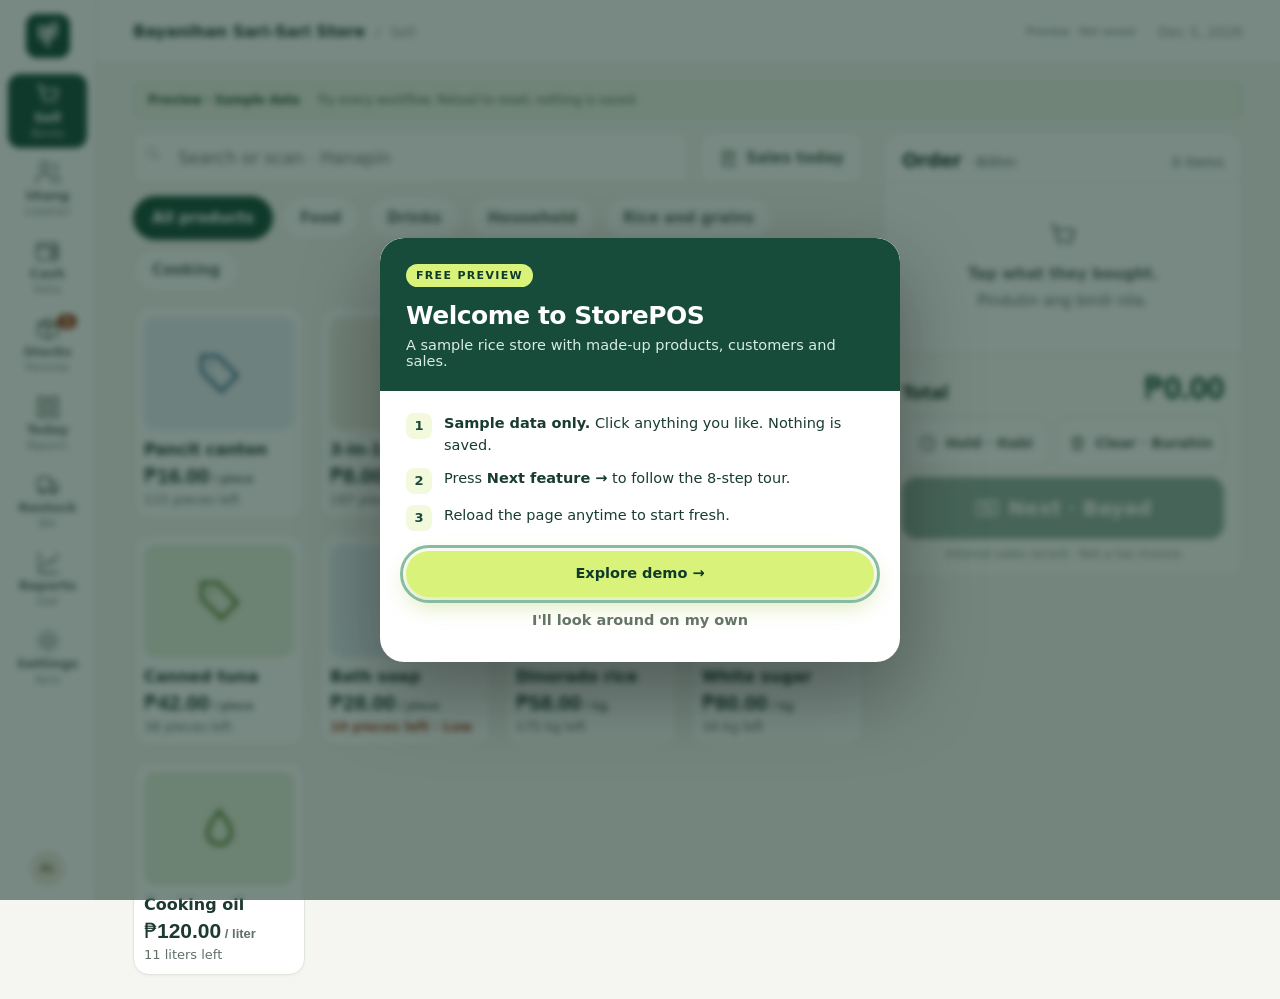
<file: preview.html>
<!doctype html><html lang="en"><head><meta charset="utf-8"><meta name="viewport" content="width=device-width,initial-scale=1,viewport-fit=cover"><meta name="theme-color" content="#164c39"><title>StorePOS Preview · 0.5.0</title><style>/* System fonts keep the local app readable without an internet connection. */
:root{font-family:'DM Sans',Arial,sans-serif;color:#243b32;background:#f5f6f2;font-synthesis:none;--green:#174f3b;--muted:#7d8982;--line:#e7ebe5;--soft:#edf3ed;--orange:#b9752c}*{box-sizing:border-box}body{margin:0}button,input,select,textarea{font:inherit}button,a,input,select{ -webkit-tap-highlight-color:transparent}button{cursor:pointer}button:disabled{opacity:.45;cursor:not-allowed}button:focus-visible,a:focus-visible{outline:3px solid #88bca2;outline-offset:3px}button{border:0}h1,h2,h3,p{margin:0}h1,h2,h3,.amount{font-family:Manrope,Arial,sans-serif}h1{font-size:28px;letter-spacing:-1px;font-weight:800}h2{font-size:17px;letter-spacing:-.35px}h3{font-size:14px}small{font-size:12px}svg{flex-shrink:0}.icon{width:19px;height:19px;vertical-align:middle;fill:none;stroke:currentColor;stroke-width:1.7;stroke-linecap:round;stroke-linejoin:round}.shell{display:grid;grid-template-columns:238px minmax(0,1fr);min-height:100vh}.sidebar{background:#fff;border-right:1px solid var(--line);padding:30px 20px;display:flex;flex-direction:column;position:sticky;top:0;height:100vh}.brand{display:flex;gap:11px;align-items:center;padding:0 10px 31px}.brand img{width:38px;height:38px}.brand strong{font-family:Manrope,sans-serif;font-size:22px;letter-spacing:-.8px}.brand span{color:#7c8a80;font-size:10px;letter-spacing:1.9px;display:block;margin-top:2px}.store-picker{background:#f7f8f4;border:1px solid var(--line);border-radius:10px;padding:13px 10px;display:flex;gap:9px;align-items:center;font-size:12px;line-height:1.7;margin-bottom:27px}.store-picker .icon{color:#687d6d}.store-picker small{display:block;color:var(--muted);font-size:10px}.nav-label{color:#95a097;font-size:10px;letter-spacing:1.6px;font-weight:700;padding:0 14px;margin-bottom:12px}.nav{display:grid;gap:5px}.nav button{text-align:left;background:transparent;color:#738078;display:flex;align-items:center;gap:12px;border-radius:8px;padding:13px 13px;font-size:12px;font-weight:550}.nav button.active{background:#e9f1e9;color:#20553b;font-weight:700}.nav button:hover{background:#f1f5ee}.nav .badge{margin-left:auto;background:#e0e8dc;padding:2px 7px;border-radius:5px;font-size:10px}.sidebar-foot{margin-top:auto;padding:30px 10px 0}.pilot{font-size:11px;line-height:1.6;color:#708274;background:#f5f7f0;border:1px solid #e5eadc;padding:13px;border-radius:10px}.pilot strong{display:block;font-size:12px;color:#465d46;margin-bottom:4px}.owner{display:flex;gap:10px;align-items:center;margin-top:24px;font-size:12px}.avatar{width:35px;height:35px;border-radius:50%;display:grid;place-items:center;background:#eee9dc;color:#77684a;font-size:11px;font-weight:700}.owner small{display:block;color:#93a096;font-size:10px;margin-top:3px}.main{min-width:0}.topbar{height:76px;display:flex;align-items:center;justify-content:space-between;padding:0 37px;border-bottom:1px solid var(--line);background:#fff;font-size:12px;color:#8a958e}.breadcrumb{display:flex;gap:10px;align-items:center}.breadcrumb strong{color:#405448;font-weight:550}.top-actions{display:flex;gap:23px;align-items:center}.saved{color:#65826b;font-size:11px;display:flex;gap:7px;align-items:center}.dot{width:6px;height:6px;display:inline-block;border-radius:50%;background:#6e9a6f}.workspace{padding:30px 37px 24px;max-width:1600px;margin:auto}.page-head{display:flex;align-items:center;justify-content:space-between;margin-bottom:27px;gap:20px}.eyebrow{font-size:10px;color:#6f8b76;font-weight:700;letter-spacing:1.7px;margin-bottom:8px}.subtitle{color:#8a948d;font-size:12px;margin-top:7px;line-height:1.65}.btn{padding:11px 16px;border-radius:7px;display:inline-flex;align-items:center;justify-content:center;gap:8px;font-size:12px;font-weight:650;white-space:nowrap;background:var(--green);color:white;border:1px solid var(--green)}.btn.secondary{background:white;color:#516657;border-color:#dfe5dc}.btn.ghost{background:transparent;color:#427653;border:0;padding:5px 0}.btn.danger{background:#a24337;border-color:#a24337}.btn.small{padding:7px 10px;font-size:11px}.actions{display:flex;gap:9px;align-items:center;flex-wrap:wrap}.welcome{display:grid;grid-template-columns:1fr auto;background:#edf2e8;border:1px solid #e2e9db;border-radius:12px;padding:24px 28px;margin-bottom:23px;position:relative;overflow:hidden}.welcome h2{font-size:20px;color:#284c32;margin-bottom:7px}.welcome p{color:#73836b;font-size:12px;line-height:1.7;max-width:500px}.welcome .welcome-mark{font-size:64px;line-height:1;color:#a5b696;margin:0 26px 0 30px;transform:rotate(-12deg)}.welcome-note{margin-top:14px;color:#547149;font-size:10px;display:flex;align-items:center;gap:6px}.welcome-note .icon{width:14px;height:14px}.section-title{display:flex;align-items:center;justify-content:space-between;margin:0 0 15px;gap:12px}.section-title h2{font-size:14px}.period{font-size:10px;color:#7e8b80;display:flex;align-items:center;gap:6px}.stats{display:grid;grid-template-columns:repeat(4,minmax(0,1fr));gap:15px;margin-bottom:22px}.stat{background:#fff;border:1px solid var(--line);border-radius:10px;padding:19px 20px;min-width:0}.stat-top{display:flex;justify-content:space-between;align-items:center;color:#819086;font-size:11px;margin-bottom:17px}.stat-icon{width:29px;height:29px;border-radius:8px;display:grid;place-items:center;color:#4d7f59;background:#f0f5ed}.stat-icon .icon{width:15px;height:15px}.amount{font-weight:800;letter-spacing:-.8px;font-size:26px;line-height:1.1;color:#293f31}.stat small{font-size:10px;color:#8c968c;display:block;margin-top:12px}.stat.emphasis{background:#1c503c;border-color:#1c503c}.stat.emphasis .stat-top{color:#c3d5c8}.stat.emphasis .amount{color:white}.stat.emphasis .stat-icon{background:#39664d;color:#d8e8db}.stat.emphasis small{color:#b6cebd}.middle-grid{display:grid;grid-template-columns:minmax(0,1.85fr) minmax(250px,1fr);gap:20px;margin-bottom:22px}.panel{background:white;border:1px solid var(--line);border-radius:11px;overflow:hidden}.panel-head{padding:20px 22px 13px;display:flex;justify-content:space-between;align-items:center;gap:12px}.panel-head p{color:#8b968e;font-size:10px;margin-top:5px}.panel-head h2{font-size:14px}.panel-body{padding:8px 22px 22px}.chart-total{font-family:Manrope;font-size:25px;font-weight:800;letter-spacing:-.6px}.legend{color:#8c988d;font-size:10px;display:flex;align-items:center;gap:6px}.legend .dot{background:#547e47}.chart{height:190px;display:block;width:100%;overflow:visible}.chart text{font-family:'DM Sans',sans-serif;font-size:10px;fill:#96a093}.chart .grid{stroke:#edf0e9;stroke-dasharray:3 4}.stock-item{display:flex;align-items:center;gap:10px;padding:14px 0;border-bottom:1px solid #eef0e9}.stock-item:last-child{border:0}.grain-icon{height:35px;width:35px;border-radius:8px;display:grid;place-items:center;background:#f5f1e7;color:#b69b68}.grain-icon .icon{height:20px;width:20px}.stock-item strong{font-size:11px;display:block;font-weight:600}.stock-item small{font-size:10px;color:#939c91;display:block;margin-top:5px}.stock-item .stock-count{margin-left:auto;text-align:right;font-size:11px;color:#ac7b3a}.pill{font-size:9px;padding:4px 7px;border-radius:5px;background:#edf4e9;color:#5d8254;white-space:nowrap;display:inline-block}.pill.warn{background:#faf1dc;color:#ab8038}.pill.red{background:#fae8e3;color:#b16656}.bottom-grid{display:grid;grid-template-columns:minmax(0,1.85fr) minmax(250px,1fr);gap:20px}table{border-collapse:collapse;width:100%;text-align:left;font-size:11px}th{color:#96a093;font-weight:500;background:#fafbf8;padding:13px 20px;border-top:1px solid #eff1eb;border-bottom:1px solid #eff1eb;white-space:nowrap}td{padding:15px 20px;border-bottom:1px solid #eff1eb;line-height:1.5;color:#637468}tr:last-child td{border-bottom:0}td strong{color:#3b5343;font-weight:600}td small{display:block;color:#9ca59b;font-size:9px}.right{text-align:right}.table-wrap{overflow:auto}.table-foot{padding:13px 21px;color:#9aa395;font-size:10px;display:flex;justify-content:space-between;border-top:1px solid var(--line)}.credit-summary{background:#faf9f4;border-radius:8px;margin:0 0 3px;padding:15px;display:flex;justify-content:space-between;align-items:center}.credit-summary small{color:#8c9181;font-size:10px}.credit-summary strong{font-family:Manrope;font-size:23px;color:#77674a;font-weight:800}.footnote{font-size:10px;color:#9ba598;display:flex;justify-content:space-between;margin-top:25px;gap:15px}.toolbar{display:flex;align-items:center;justify-content:space-between;gap:12px;margin-bottom:20px}.search{position:relative;flex:1;max-width:380px}.search .icon{position:absolute;top:12px;left:12px;color:#92a08e;width:16px}.search input{padding-left:38px;background:white}input,select,textarea{border:1px solid #dde3d8;background:#fff;border-radius:7px;padding:10px 11px;color:#304b37;width:100%;font-size:12px;outline:none}input:focus,select:focus,textarea:focus{border-color:#6c9772;box-shadow:0 0 0 3px #e8f1e5}label{display:block;font-size:11px;color:#6a7d6d;margin:0 0 7px;font-weight:550}.filters{display:flex;gap:6px;flex-wrap:wrap;margin-bottom:20px}.filter{background:transparent;color:#8b9688;font-size:11px;padding:8px 12px;border-radius:6px}.filter.active{background:#e5eedf;color:#3f6946;font-weight:600}.pos-layout{display:grid;grid-template-columns:minmax(0,1fr) 340px;gap:23px;align-items:start}.product-grid{display:grid;grid-template-columns:repeat(3,minmax(0,1fr));gap:13px}.product-card{text-align:left;background:white;border:1px solid var(--line);padding:16px;border-radius:10px;color:inherit;transition:transform .15s,border-color .15s}.product-card:hover{transform:translateY(-3px);border-color:#8cae80}.product-visual{height:95px;display:grid;place-items:center;background:#f5f3e9;border-radius:7px;margin-bottom:15px;position:relative}.product-visual .icon{width:52px;height:52px;color:#a68e56;stroke-width:1}.product-card:nth-child(3n+2) .product-visual{background:#eef2e6}.product-card:nth-child(3n+2) .product-visual .icon{color:#90a176}.product-card:nth-child(3n) .product-visual{background:#f6ede3}.product-card h3{font-size:12px;margin-bottom:6px}.product-card small{font-size:10px;color:#919b8c}.product-price{margin-top:15px;display:flex;justify-content:space-between;align-items:center;font-size:15px;font-weight:700}.product-price span{font-size:10px;color:#9aa28f;font-weight:400}.checkout{position:sticky;top:20px}.cart-items{max-height:260px;overflow:auto}.cart-line{padding:14px 0;border-bottom:1px solid var(--line);display:flex;gap:8px;align-items:start}.cart-line strong{font-size:11px}.cart-line small{font-size:10px;display:block;color:#8a9685;margin-top:4px}.cart-line .line-price{margin-left:auto;font-size:12px;white-space:nowrap}.icon-btn{background:transparent;color:#9eaa98;padding:0 3px}.totals{padding:16px 0;display:grid;gap:12px;font-size:12px}.totals>div{display:flex;justify-content:space-between;align-items:center}.totals .grand{border-top:1px solid var(--line);padding-top:15px;font-size:18px;font-weight:700}.totals input{width:85px;padding:5px 8px}.field{margin-bottom:15px}.fields{display:grid;grid-template-columns:1fr 1fr;gap:14px}.field small{display:block;color:#98a18e;font-size:10px;margin-top:5px;line-height:1.5}.full{width:100%}.empty{text-align:center;padding:35px 20px;color:#95a18d;font-size:12px;line-height:1.8}.empty .icon{width:30px;height:30px;margin-bottom:10px}.notice{background:#f7f5eb;border:1px solid #eae4cf;color:#918259;padding:13px 15px;font-size:11px;border-radius:8px;line-height:1.7;margin-bottom:18px}.notice.green{background:#eff5eb;color:#607d50;border-color:#e0ead6}.two-col{display:grid;grid-template-columns:1fr 1fr;gap:20px}.row{display:flex;align-items:center;justify-content:space-between;gap:12px;padding:13px 0;border-bottom:1px solid var(--line);font-size:12px;color:#71816b}.row:last-child{border:0}.row strong{color:#415a3b}.list-panel{padding:20px 24px}.list-panel h2{margin-bottom:12px}.report-filters{display:flex;gap:12px;align-items:end;margin-bottom:20px}.report-filters input{width:auto}.report-filters .field{margin:0}.checkbox{display:flex;gap:9px;align-items:flex-start;font-size:11px;line-height:1.7}.checkbox input{width:auto;margin:3px 0}.receipt{border:1px dashed #c6cfbc;padding:22px;font-family:monospace}.receipt h2{text-align:center;margin-bottom:10px}.receipt p{text-align:center;margin-bottom:6px;font-size:11px}.receipt .row{font-family:monospace;font-size:11px}.receipt .notice{text-align:center;margin:20px 0 0;font-family:Arial;font-size:10px}dialog{border:1px solid #dfe5d9;border-radius:14px;padding:0;width:min(530px,calc(100vw - 30px));max-height:90vh;box-shadow:0 25px 80px #122e3330;color:inherit}dialog::backdrop{background:#16342655;backdrop-filter:blur(3px)}.modal-head{padding:23px 25px 16px;display:flex;justify-content:space-between;align-items:center}.modal-head h2{font-size:18px}.modal-body{padding:5px 25px 24px}.modal-actions{display:flex;justify-content:flex-end;gap:10px;padding-top:10px}.error{color:#b4543a;font-size:12px;line-height:1.6;margin-bottom:10px}.loading{padding:80px;text-align:center;color:#698560}#toast{position:fixed;bottom:25px;left:50%;transform:translate(-50%,20px);padding:14px 22px;background:#214e39;color:#fff;border-radius:8px;font-size:12px;box-shadow:0 8px 30px #12332222;opacity:0;pointer-events:none;transition:.2s;z-index:20}#toast.show{opacity:1;transform:translate(-50%,0)}.mobile-menu{display:none}.muted{color:#8b9785}.text-link{color:#4c7750;background:none;font-size:11px;text-decoration:underline;padding:0}.spacer{margin-top:20px}
@media(min-width:1500px){.workspace{padding-top:40px}.stats{gap:22px}.amount{font-size:31px}.welcome{padding:28px 32px}.chart{height:215px}.panel-head{padding-top:24px}.stock-item{padding:17px 0}}
@media(max-width:1150px){.shell{grid-template-columns:205px minmax(0,1fr)}.sidebar{padding:25px 12px}.workspace{padding:24px}.topbar{padding:0 24px}.stats{gap:10px}.stat{padding:15px}.amount{font-size:23px}.middle-grid,.bottom-grid{grid-template-columns:1.5fr 1fr}.pos-layout{grid-template-columns:minmax(0,1fr) 300px}.product-grid{grid-template-columns:repeat(2,minmax(0,1fr))}td,th{padding-left:14px;padding-right:14px}.welcome-mark{display:none}}
@media(max-width:900px){.shell{grid-template-columns:76px minmax(0,1fr)}.sidebar{padding:24px 10px}.brand{padding:0 9px 30px}.brand strong,.brand span,.store-picker,.nav-label,.nav button span,.sidebar-foot{display:none}.nav button{justify-content:center;padding:15px}.nav button .badge{display:none}.nav{gap:10px}.brand img{width:36px}.top-actions{gap:12px}.stats{grid-template-columns:repeat(2,minmax(0,1fr))}.middle-grid,.bottom-grid{grid-template-columns:1fr}.two-col{grid-template-columns:1fr}.pos-layout{grid-template-columns:1fr 290px}.product-grid{grid-template-columns:1fr}.page-head{align-items:flex-start}.page-head .actions{justify-content:flex-end}.welcome{padding:23px}.stock-item{padding:12px 0}}
@media(max-width:650px){.shell{display:block}.sidebar{display:none;position:fixed;top:64px;height:calc(100vh - 64px);width:240px;z-index:10;box-shadow:10px 0 30px #12342210}.sidebar.open{display:flex}.sidebar.open .brand strong,.sidebar.open .brand span,.sidebar.open .nav button span,.sidebar.open .nav-label,.sidebar.open .sidebar-foot{display:block}.sidebar.open .nav button{justify-content:flex-start}.sidebar.open .brand{padding-bottom:15px}.topbar{height:64px;padding:0 18px;position:sticky;top:0;z-index:9}.mobile-menu{display:block;background:none;color:#5c755c;padding:0}.top-actions .top-date{display:none}.workspace{padding:22px 16px}.breadcrumb{gap:12px}.page-head{gap:12px;margin-bottom:20px}h1{font-size:24px}.page-head .actions .secondary{display:none}.btn{font-size:11px;padding:10px 12px}.subtitle{font-size:11px}.eyebrow{font-size:9px}.welcome{padding:21px 20px}.welcome h2{font-size:18px}.welcome p{font-size:11px}.stats{gap:10px}.stat{padding:16px 14px}.stat-top{font-size:10px;margin-bottom:14px}.stat-icon{width:24px;height:24px}.amount{font-size:24px}.stat small{font-size:9px}.middle-grid,.bottom-grid{gap:17px;margin-bottom:17px}.panel-head{padding:18px}.panel-body{padding:5px 18px 18px}.pos-layout{grid-template-columns:1fr}.product-grid{grid-template-columns:repeat(2,minmax(0,1fr))}.checkout{position:static}.mobile-checkout{position:fixed;bottom:14px;left:16px;right:16px;z-index:8;box-shadow:0 4px 20px #15362333}.footnote{font-size:9px;line-height:1.6}.pos-page{padding-bottom:65px}.report-filters{flex-wrap:wrap}.fields{gap:10px}.toolbar{align-items:stretch}.toolbar .search{max-width:100%}th,td{padding:12px}.chart{height:175px}.top-actions{font-size:10px}.saved{font-size:10px}}
@media(min-width:651px){.mobile-checkout{display:none}}@media print{body{background:white}.shell,#toast,.modal-head .icon-btn,.modal-actions{display:none!important}dialog{position:static;display:block!important;border:none;max-height:none;width:100%;box-shadow:none}dialog::backdrop{background:white}.receipt{border:none}.modal-body{padding:0}}

.login-page{min-height:100vh;display:grid;place-items:center;padding:28px;background:#eef3e9}.login-card{width:min(100%,440px);padding:35px;background:white;border:1px solid var(--line);border-radius:16px;box-shadow:0 20px 60px #274e3210}.login-card .brand{padding-left:0}.login-card h1{font-size:25px}.login-card .brand span{font-size:8px}.top-actions .text-link{white-space:nowrap}@media(max-width:650px){.top-actions{gap:10px}.saved{display:none}.login-card{padding:26px}}

/* Shared by local, preview and Apps Script builds. */
:root{font-family:'Segoe UI',system-ui,-apple-system,Arial,sans-serif}
h1,h2,h3,.amount,.brand strong,.chart-total,.credit-summary strong{font-family:inherit}
.mode-banner{display:flex;flex-wrap:wrap;align-items:center;gap:8px 18px;margin-bottom:22px;padding:12px 16px;border:1px solid #dce6d3;border-radius:9px;background:#edf3e6;font-size:12px;color:#4c6644}
.mode-banner strong{color:#254f36}.mode-banner span{line-height:1.5}
.sidebar{overflow-y:auto}.workspace{max-width:1720px;margin-inline:auto}
input,select,textarea{min-height:44px}.btn{min-height:44px}.text-link{min-height:36px}.icon-btn{min-width:36px;min-height:36px}.filter{min-height:40px}
.table-wrap{max-width:100%;overscroll-behavior-inline:contain}.panel,.pos-layout>section,.two-col>section{min-width:0}
.checkout{scroll-margin-top:85px}.modal-head{position:sticky;top:0;background:white;z-index:1}dialog{max-height:90dvh}.fields>*{min-width:0}
.stock-item>div{min-width:0}.stock-item strong{overflow-wrap:anywhere}.stock-item .stock-count{flex-shrink:0}
.top-actions{flex-wrap:wrap}.loading{padding:48px 24px}.row strong{overflow-wrap:anywhere}
@media (min-width:901px) and (max-width:1200px){.stats{grid-template-columns:repeat(2,minmax(0,1fr))}.middle-grid,.bottom-grid{grid-template-columns:minmax(0,1fr)}.workspace{padding:24px}.shell{grid-template-columns:200px minmax(0,1fr)}.pos-layout{grid-template-columns:minmax(0,1fr) 310px}.product-grid{grid-template-columns:repeat(2,minmax(0,1fr))}}
@media (min-width:651px) and (max-width:900px){.workspace{padding:22px 18px}.pos-layout{grid-template-columns:minmax(0,1fr) 290px;gap:16px}.page-head{flex-wrap:wrap}.page-head .actions{justify-content:flex-start}.product-card{padding:12px}.product-visual{height:75px}.nav button{min-height:48px}}
@media (max-width:650px){
 .topbar{padding:0 12px;gap:8px}.breadcrumb{gap:8px;min-width:0}.breadcrumb>span{display:none}.breadcrumb strong{font-size:12px}.mobile-menu{min-height:44px;min-width:44px}.top-actions .text-link{font-size:12px;min-height:44px}.top-actions{gap:12px;flex-wrap:nowrap}
 .sidebar{height:calc(100dvh - 64px);width:min(290px,85vw);box-shadow:15px 0 60px #12342230}.nav button{min-height:48px;font-size:14px}.sidebar.open .brand{padding:0 12px 20px}.sidebar.open .store-picker{display:flex}.sidebar.open .brand span{font-size:8px}
 .page-head{flex-wrap:wrap}.page-head .actions{width:100%;justify-content:flex-start}.page-head .actions .secondary{display:inline-flex}.page-head .actions .btn{flex:1}.actions{flex-wrap:wrap}.subtitle{font-size:13px;line-height:1.6}.eyebrow{font-size:10px}
 .mode-banner{padding:12px;margin-bottom:18px;gap:3px}.mode-banner strong,.mode-banner span{display:block;width:100%}.mode-banner span{font-size:11px}
 .btn{min-height:46px;font-size:13px}.filter{min-height:44px}.icon-btn{min-height:44px;min-width:44px}.text-link{min-height:40px;font-size:12px}.product-card h3{font-size:14px}.product-card small{font-size:12px}.product-card{padding:13px}.product-visual{height:75px}.product-price{font-size:17px}.product-price span{font-size:11px}.product-price .icon{width:16px}
 input,select,textarea{font-size:16px;min-height:46px}label{font-size:13px}.field small{font-size:12px}.checkbox{font-size:13px}.checkbox input{min-height:20px;min-width:20px}.fields{grid-template-columns:1fr}.totals input{width:110px;min-height:44px}.totals{font-size:14px}
 .panel-head p{font-size:12px}.panel-head h2{font-size:16px}.stock-item strong{font-size:13px}.stock-item small{font-size:11px}.stock-count strong{white-space:nowrap}.stat-top{font-size:11px;line-height:1.4;gap:5px}.stat small{font-size:11px;line-height:1.5}.stat-icon{display:none}.amount{font-size:clamp(20px,6vw,26px)}.welcome p{font-size:13px}.welcome-note{font-size:11px;line-height:1.5}.welcome br.desktop{display:none}
 .mobile-checkout{bottom:max(12px,env(safe-area-inset-bottom));min-height:50px}.pos-page{padding-bottom:90px}.checkout .cart-items{max-height:none}.cart-line strong{font-size:14px}.cart-line small{font-size:12px}.cart-line .line-price{font-size:14px}.checkout .panel-body{padding:5px 16px 20px}
 .report-filters .field{flex:1;min-width:130px}.report-filters input{width:100%}.toolbar{flex-wrap:wrap}.toolbar .search{flex-basis:100%}.footnote{flex-direction:column;font-size:11px;gap:5px}.row{font-size:13px;align-items:flex-start}.table-foot{font-size:11px;gap:12px}th,td{font-size:12px}td small{font-size:11px}.panel-head{flex-wrap:wrap}.pill{font-size:11px}
 .modal-head{padding:18px 18px 12px}.modal-body{padding:5px 18px 20px}.modal-actions{flex-wrap:wrap}.modal-actions .btn{flex:1}#toast{max-width:calc(100vw - 32px);width:max-content;bottom:80px;font-size:13px}.login-page{padding:18px}.login-card{padding:24px}.login-card .brand strong,.login-card .brand span{display:block}
}
@media (max-width:360px){.workspace{padding-inline:12px}.stat{padding:14px 10px}.product-grid{gap:9px}.product-card{padding:10px}.product-price{font-size:15px}.period{font-size:9px}}
@media (prefers-reduced-motion:reduce){*,*::before,*::after{animation:none!important;transition:none!important;scroll-behavior:auto!important}}
@media print{.mode-banner{display:none}}

/* Easy-to-use layer (v0.3.0). Loaded after styles.css and responsive.css.
   Goal: a cashier who is 9 or 69 can sell without help — big text, big targets, one obvious next step.
   Sections: base sizes · rail menu · Sell screen · keypad · checkout · photos · phone · print */
:root{--green:#174f3b;--green-2:#2f6b4c;--green-soft:#eaf3e6;--lime:#d8f27a;--ink:#1d3a2e;--muted:#5f7066;--line:#dfe6dc;--warn:#a2421f;--warn-soft:#fdf1e7;--amber-soft:#fff6df;--radius-lg:16px}

/* ---------- Base sizes: nothing important below 14px ---------- */
body{font-size:15px;color:var(--ink)}
h1{font-size:24px}h2{font-size:19px}h3{font-size:16px}small{font-size:13px}
label{font-size:14px;color:var(--muted)}
input,select,textarea{font-size:16px;min-height:48px}
.btn{font-size:15px;min-height:48px;padding:12px 18px;border-radius:10px}
.btn.small{font-size:13px;min-height:40px;padding:8px 12px}
.notice{font-size:14px}
table{font-size:14px}
.subtitle{font-size:14px}
.checkbox{display:flex;align-items:center;gap:12px;font-size:15px;color:var(--ink);padding:10px 12px;border:1px solid var(--line);border-radius:10px;background:#fff}
.checkbox input{width:24px;height:24px;min-height:0;flex:none;accent-color:var(--green)}
.icon-btn{min-width:44px;min-height:44px}
#toast{font-size:15px}

/* ---------- Rail menu: icon + word, always visible ---------- */
.shell{grid-template-columns:96px minmax(0,1fr)}
.sidebar.rail{display:flex;flex-direction:column;align-items:center;padding:14px 8px;gap:6px;width:auto;position:sticky;top:0;height:100vh;box-shadow:none}
.rail .brand{padding:0 0 10px}
.rail .brand img{width:44px;height:44px}
.sidebar.rail{scrollbar-width:none}
.rail .nav{display:flex;flex-direction:column;gap:4px;width:100%}
.rail .nav button{position:relative;flex-direction:column;justify-content:center;gap:2px;padding:8px 4px;min-height:64px;width:100%;border-radius:12px;color:var(--muted);font-size:13px;font-weight:700;text-align:center}
.rail .nav button span{display:block}
.rail .nav button small{display:block;font-size:11px;font-weight:500;opacity:.8}
.rail .nav button .icon{width:26px;height:26px}
.rail .nav button.active{background:var(--green);color:#fff}
.rail .nav .badge{display:block;position:absolute;top:6px;right:10px;margin:0;background:var(--warn);color:#fff;font-size:11px;padding:1px 6px;border-radius:99px}
.rail .owner{margin-top:auto;padding-top:10px}
.rail .owner div{display:none}
.topbar{height:64px;font-size:14px}
.breadcrumb .store-name{font-size:16px;color:var(--ink)}

/* ---------- Sell screen ---------- */
.pos-page{padding-top:18px}
.pos-page .mode-banner{margin-bottom:14px;padding:8px 14px}
.pos-page .footnote{display:none}
.session-closed{display:flex;align-items:center;justify-content:space-between;gap:14px;flex-wrap:wrap;background:var(--amber-soft);border-color:#efd9a7;color:#6b4f12;font-size:15px}
.session-closed strong{display:block;font-size:17px}
.sell{display:grid;grid-template-columns:minmax(0,1fr) 360px;gap:20px;align-items:start}
.shelf-top{display:flex;gap:12px;margin-bottom:12px}
.shelf-top .search{flex:1;max-width:none}
.shelf-top .search input{font-size:17px;min-height:52px;padding-left:44px}
.sell .filters{display:flex;gap:8px;flex-wrap:wrap;margin-bottom:14px}
.sell .filter{min-height:44px;padding:8px 18px;border-radius:99px;font-size:15px;font-weight:700;background:#fff;border:1px solid var(--line);color:var(--muted)}
.sell .filter.active{background:var(--green);border-color:var(--green);color:#fff}
.product-grid{display:grid;grid-template-columns:repeat(auto-fill,minmax(160px,1fr));gap:14px}
.product-tile{position:relative;display:flex;flex-direction:column;align-items:flex-start;gap:4px;padding:10px 10px 12px;text-align:left;background:#fff;border:1.5px solid var(--line);border-radius:var(--radius-lg);color:var(--ink);box-shadow:0 1px 2px #1d3a2e0d;transition:transform .08s,border-color .15s}
.product-tile:active{transform:scale(.97)}
.product-tile:hover{border-color:var(--green-2)}
.product-tile.in-cart{border:2.5px solid var(--green)}
.product-tile:disabled{opacity:.5}
.thumb{display:grid;place-items:center;overflow:hidden;flex:none}
.thumb img{width:100%;height:100%;object-fit:cover;display:block}
.thumb .icon{width:42%;height:42%;stroke-width:1.5}
.tone-0{background:#f6ead2;color:#8a5a12}.tone-1{background:#e4efd9;color:#3b6d11}.tone-2{background:#efece4;color:#6b675c}.tone-3{background:#e7eef4;color:#2f5d80}
.tile-thumb{width:100%;aspect-ratio:4/3;border-radius:12px;margin-bottom:6px}
.tile-name{font-size:16px;line-height:1.25}
.tile-price{font-size:21px;font-weight:800;font-family:Manrope,Arial,sans-serif}
.tile-price small{font-size:13px;font-weight:600;color:var(--muted)}
.tile-stock{font-size:13px;color:var(--muted)}
.tile-stock.warn{color:var(--warn);font-weight:700}
.tile-badge{position:absolute;top:16px;left:16px;display:flex;align-items:center;gap:4px;background:var(--green);color:#fff;font-size:12px;font-weight:700;padding:4px 9px;border-radius:99px}
.tile-badge .icon{width:14px;height:14px}

.order{position:sticky;top:80px;display:flex;flex-direction:column;max-height:calc(100vh - 100px);background:#fff;border:1px solid var(--line);border-radius:var(--radius-lg);overflow:hidden}
.order-head{display:flex;justify-content:space-between;align-items:baseline;padding:16px 18px 10px;border-bottom:1px solid var(--line)}
.order-head h2 small{font-size:14px;color:var(--muted);font-weight:500}
.order-head span{font-size:14px;color:var(--muted)}
.order-lines{flex:1;overflow-y:auto;padding:4px 14px;min-height:120px}
.order-lines .empty{font-size:15px;color:var(--muted)}
.order-line{display:grid;grid-template-columns:48px minmax(0,1fr) auto;grid-template-areas:"thumb info price" "thumb step remove";gap:6px 10px;align-items:center;padding:12px 0;border-bottom:1px solid #eef2ec}
.line-thumb{grid-area:thumb;width:48px;height:48px;border-radius:10px;align-self:start}
.line-info{grid-area:info;background:none;text-align:left;padding:0;color:var(--ink);min-width:0}
.line-info strong{display:block;font-size:16px;overflow-wrap:anywhere}
.line-info small{display:block;color:var(--muted);font-size:14px;text-decoration:underline dotted;text-underline-offset:3px}
.line-price{grid-area:price;font-size:16px}
.stepper{grid-area:step;display:flex;gap:8px}
.step{width:42px;height:42px;border-radius:50%;border:1.5px solid var(--line);background:#fff;color:var(--green);display:grid;place-items:center}
.step .icon{width:20px;height:20px;stroke-width:2.4}
.order-line .remove{grid-area:remove;justify-self:end;background:none;color:#9a6b5c;border-radius:50%}
.order-foot{padding:14px 18px 16px;border-top:1px solid var(--line);background:#fbfcf9}
.order-total{display:flex;justify-content:space-between;align-items:baseline;margin-bottom:12px}
.order-total span{font-size:17px;font-weight:700}
.order-total strong{font-size:32px;font-family:Manrope,Arial,sans-serif;color:var(--green);letter-spacing:-.5px}
.order-actions{display:grid;grid-template-columns:1fr 1fr;gap:8px;margin-bottom:10px}
.order-actions .btn{font-size:14px;padding:10px}
.pay-btn{width:100%;min-height:62px;font-size:20px;border-radius:14px}
.pay-btn .icon{width:26px;height:26px}
.order-note{text-align:center;font-size:12px;color:#8a978c;margin-top:8px}

/* ---------- Keypad pop-up ---------- */
dialog.pad-dialog{width:min(470px,calc(100vw - 16px))}
.pad-product{display:flex;gap:12px;align-items:center;margin-bottom:14px}
.pad-thumb{width:64px;height:64px;border-radius:12px}
.pad-product strong{display:block;font-size:18px}
.pad-product small{color:var(--muted)}
.unit-switch{display:grid;grid-template-columns:1fr 1fr;background:#f1f4ee;border-radius:12px;padding:4px;margin-bottom:12px}
.unit-switch button{min-height:46px;border-radius:9px;background:none;font-size:15px;font-weight:700;color:var(--muted)}
.unit-switch button[aria-pressed="true"]{background:#fff;color:var(--green);box-shadow:0 1px 3px #1d3a2e26}
.pad-display{display:flex;justify-content:space-between;align-items:baseline;gap:10px;flex-wrap:wrap;padding:12px 16px;border:2px solid var(--green);border-radius:14px;margin-bottom:12px}
.pad-amount{font-size:34px;font-weight:800;font-family:Manrope,Arial,sans-serif}
.pad-price{font-size:19px;font-weight:700;color:var(--green)}
.pad-display.warn{border-color:var(--warn)}.pad-display.warn .pad-price{color:var(--warn)}
.pad-quick{display:grid;grid-template-columns:repeat(3,1fr);gap:8px;margin-bottom:10px}
.pad-quick button,.cash-quick button{min-height:48px;border-radius:10px;border:1.5px solid var(--line);background:#fff;font-size:16px;font-weight:700;color:var(--ink)}
.cash-quick button[aria-pressed="true"]{border-color:var(--green);background:var(--green-soft)}
.keypad{display:grid;grid-template-columns:repeat(3,1fr);gap:8px}
.keypad button{min-height:58px;border-radius:12px;background:#f1f4ee;font-size:26px;font-weight:700;color:var(--ink);display:grid;place-items:center}
.keypad button:active,.pad-quick button:active,.cash-quick button:active{background:var(--green-soft)}
.keypad .icon{width:28px;height:28px}
dialog.pad-dialog .modal-actions .btn[type="submit"],dialog.checkout-dialog .modal-actions .btn[type="submit"]{flex:1;min-height:58px;font-size:18px}
/* The main button stays reachable even when a pop-up has to scroll (phones). */
dialog.pad-dialog .modal-actions,dialog.checkout-dialog .modal-actions{position:sticky;bottom:0;background:#fff;padding:10px 0 4px;margin-bottom:-4px;z-index:1}

/* ---------- Checkout pop-up ---------- */
dialog.checkout-dialog{width:min(920px,calc(100vw - 16px))}
.checkout-grid{display:grid;grid-template-columns:minmax(0,.9fr) minmax(0,1.1fr);gap:22px}
.checkout-grid h3{font-size:17px;margin-bottom:10px}
.checkout-grid h3 small{font-size:14px;color:var(--muted);font-weight:500}
.co-summary{background:#f7f9f4;border-radius:14px;padding:14px}
.sum-line{display:grid;grid-template-columns:40px minmax(0,1fr) auto;gap:10px;align-items:center;padding:8px 0;border-bottom:1px solid var(--line)}
.sum-line .line-thumb{grid-area:auto;width:40px;height:40px;align-self:center}
.sum-line small{display:block;color:var(--muted)}
.sum-row,.sum-total{display:flex;justify-content:space-between;align-items:baseline;margin:12px 0}
.sum-total{border-top:2px solid var(--line);padding-top:12px}
.sum-total span{font-size:17px;font-weight:700}
.sum-total strong{font-size:30px;font-family:Manrope,Arial,sans-serif;color:var(--green)}
.pay-methods{display:grid;grid-template-columns:repeat(3,1fr);gap:8px;margin-bottom:14px}
.pay-tile{position:relative;display:flex;flex-direction:column;align-items:flex-start;gap:2px;margin:0;padding:12px;border:1.5px solid var(--line);border-radius:12px;background:#fff;cursor:pointer;color:var(--ink)}
.pay-tile input{position:absolute;opacity:0;width:1px;height:1px;min-height:0}
.pay-tile .icon{width:24px;height:24px;color:var(--green)}
.pay-tile strong{font-size:16px}
.pay-tile small{font-size:12px;color:var(--muted)}
.pay-tile:has(input:checked){border:2.5px solid var(--green);background:var(--green-soft)}
.pay-tile:has(input:focus-visible){outline:3px solid #88bca2;outline-offset:2px}
.cash-quick{display:grid;grid-template-columns:repeat(auto-fit,minmax(110px,1fr));gap:8px;margin-bottom:12px}
.pay-result{display:flex;flex-wrap:wrap;justify-content:space-between;align-items:baseline;gap:4px 12px;padding:14px 16px;border-radius:14px;background:var(--green-soft);color:#24502f;margin-top:4px}
.pay-result span{font-size:17px;font-weight:700}
.pay-result strong{font-size:32px;font-family:Manrope,Arial,sans-serif}
.pay-result small{flex-basis:100%;font-size:14px}
.pay-result.warn{background:var(--warn-soft);color:var(--warn)}

/* ---------- Payment steps 2–4 (v0.5.0): one question per screen ---------- */
dialog.pay-dialog{width:min(620px,calc(100vw - 16px))}
.step-label{font-size:14px;font-weight:700;color:var(--green-2);margin:-6px 0 8px}
.pay-items{margin-bottom:10px}.pay-items summary{cursor:pointer;color:var(--muted);font-size:15px;min-height:36px;display:flex;align-items:center}
.pay-total{display:flex;justify-content:space-between;align-items:baseline;padding:12px 16px;border-radius:14px;background:#f7f9f4;margin-bottom:14px}
.pay-total span{font-size:17px;font-weight:700}.pay-total span small{font-weight:500;color:var(--muted)}
.pay-total strong{font-size:34px;font-family:Manrope,Arial,sans-serif;color:var(--green)}
.pay-dialog h3{font-size:18px;margin:0 0 10px}.pay-dialog h3 small{font-size:14px;color:var(--muted);font-weight:500}
.pay-dialog .pay-methods{grid-template-columns:repeat(2,minmax(0,1fr))}
.pay-dialog .pay-tile{min-height:84px;padding:14px}.pay-dialog .pay-tile strong{font-size:19px}
#more-pay{margin-top:4px;font-size:15px}
/* Bills and coins: each tap adds what the customer hands over. */
.bill-grid{display:grid;grid-template-columns:repeat(3,minmax(0,1fr));gap:8px;margin-bottom:8px}
.bill{min-height:58px;border-radius:12px;border:1.5px solid #cfe2c5;background:#f3f8ef;font-size:20px;font-weight:800;font-family:Manrope,Arial,sans-serif;color:var(--green)}
.bill:active{transform:scale(.96);background:var(--green-soft)}
.bill-grid.coins{grid-template-columns:repeat(5,minmax(0,1fr))}.bill.coin{min-height:50px;font-size:16px;border-radius:50px;background:#fbf7ec;border-color:#ecdcb3;color:#7a5a12}
.bill.exact,.bill.clear{font-size:14px;font-family:inherit;background:#fff;border-color:var(--line);color:var(--ink);border-radius:12px}
.pick{max-height:260px;overflow-y:auto}
.pick-person{cursor:pointer}.pick-person input{position:absolute;opacity:0;width:1px;height:1px;min-height:0}
.pick-person:has(input:checked){border:2.5px solid var(--green);background:var(--green-soft)}
.pick-person:has(input:focus-visible){outline:3px solid #88bca2;outline-offset:2px}
dialog.pay-dialog .modal-actions .btn[type="submit"]{flex:1;min-height:58px;font-size:18px}
.sale-result{margin-bottom:14px}.sale-result .big-number strong{font-size:40px}
.more-fields{margin:4px 0 12px}.more-fields summary{cursor:pointer;font-weight:700;color:var(--green-2);min-height:40px;display:flex;align-items:center}

/* ---------- Receipt: paper slides out of a printer ---------- */
dialog.receipt-dialog{width:min(560px,calc(100vw - 16px))}
.printer{position:relative;z-index:1;display:flex;align-items:center;gap:12px;height:46px;padding:0 18px;background:#1f2a24;border-radius:16px 16px 8px 8px;box-shadow:0 6px 14px #1d3a2e33}
.printer-light{width:9px;height:9px;border-radius:50%;background:#7bd389;animation:printer-blink .35s steps(2) 8}
.printer-slot{flex:1;height:9px;border-radius:5px;background:#060a08;box-shadow:inset 0 2px 3px #000}
.paper-window{display:flex;justify-content:center;overflow:hidden;margin:-23px 0 0;padding:0 8px 18px;filter:drop-shadow(0 3px 5px #1d3a2e2e)}
/* Courier letters are 0.6em wide, so the paper is exactly "columns" letters wide, like the real printer. */
.receipt-paper{--paper-font:min(15px,calc((100vw - 96px) / var(--cols) / .6));font:var(--paper-font)/1.4 'Courier New',Courier,monospace;width:calc(var(--cols) * .6em + 28px);padding:30px 14px 26px;background:#fff;color:#151515;white-space:pre;
 -webkit-mask:conic-gradient(from -45deg at bottom,#0000,#000 1deg 89deg,#0000 90deg) 50% / 14px 100%;mask:conic-gradient(from -45deg at bottom,#0000,#000 1deg 89deg,#0000 90deg) 50% / 14px 100%;
 animation:receipt-print-out calc(var(--rows) * 70ms) steps(var(--rows)) both}
/* "Big" lines are printed double height, same width. */
.receipt-paper .big{font-weight:700;transform:scaleY(1.7);margin:.4em 0}
.receipt-actions{display:flex;gap:10px;flex-wrap:wrap;justify-content:center;margin-top:4px}
.receipt-actions .btn{flex:1;min-height:56px;font-size:17px}
@keyframes receipt-print-out{from{transform:translateY(-100%)}to{transform:none}}
@keyframes printer-blink{50%{background:#2f4a3a}}
@media (prefers-reduced-motion:reduce){.receipt-paper,.printer-light{animation:none}}
/* Print backup: only the receipt goes to the printer (the page size is set when printing). */
#print-receipt{position:absolute;left:-9999px;top:0}
#print-receipt .receipt-paper{width:auto;padding:0;font-size:inherit;-webkit-mask:none;mask:none;animation:none}
@media print{body.printing-receipt>*:not(#print-receipt){display:none!important}body.printing-receipt #print-receipt{position:static;margin:0 auto}}

/* ---------- Photos ---------- */
.product-cell{display:flex;gap:10px;align-items:center}
.table-thumb{width:44px;height:44px;border-radius:10px}
.photo-pad{display:grid;justify-items:center;gap:14px;text-align:center}
.photo-preview{width:180px;height:180px;border-radius:18px}
.photo-pick{cursor:pointer}

/* ---------- Easy screens (v0.4.0): big numbers and big tiles ---------- */
[hidden]{display:none!important}
.rail .nav .nav-more{display:none}
.easy-head{display:flex;justify-content:space-between;align-items:center;gap:12px;flex-wrap:wrap;margin:4px 0 14px}
.easy-head h1{font-size:28px;margin:0}.easy-head h1 small{font-size:17px;color:var(--muted);font-weight:500}
.easy-head .actions{display:flex;gap:8px;flex-wrap:wrap}
.greeting{font-size:16px;color:var(--muted);margin:-6px 0 14px}
.big-numbers{display:grid;grid-template-columns:repeat(3,minmax(0,1fr));gap:14px;margin-bottom:14px}
.big-numbers.one{grid-template-columns:minmax(0,1fr)}
.big-number{flex:1;display:flex;flex-direction:column;gap:4px;padding:16px 18px;border-radius:var(--radius-lg);background:#fff;border:1.5px solid var(--line);min-width:0}
.big-number>span{font-size:15px;font-weight:700}.big-number>span small{font-size:14px;font-weight:500;color:var(--muted)}
.big-number strong{font-size:34px;font-family:Manrope,Arial,sans-serif;font-weight:800;letter-spacing:-.5px;line-height:1.15;overflow-wrap:anywhere}
.big-number>small{font-size:14px;color:var(--muted)}
.big-number.good{background:var(--green-soft);border-color:#cfe2c5}.big-number.good strong{color:var(--green)}
.big-number.warn{background:var(--warn-soft);border-color:#f2d3bd}.big-number.warn strong{color:var(--warn)}
.tile-grid{display:grid;grid-template-columns:repeat(auto-fill,minmax(170px,1fr));gap:12px;margin-bottom:16px}
.tile-grid.two{grid-template-columns:repeat(2,minmax(0,1fr))}.tile-grid.three{grid-template-columns:repeat(3,minmax(0,1fr))}
.tile{display:flex;flex-direction:column;align-items:flex-start;gap:2px;min-height:96px;padding:14px 16px;text-align:left;background:#fff;border:1.5px solid var(--line);border-radius:var(--radius-lg);color:var(--ink);transition:transform .08s,border-color .15s}
.tile:hover{border-color:var(--green-2)}.tile:active{transform:scale(.97)}
.tile .icon{width:30px;height:30px;color:var(--green);margin-bottom:6px}
.tile strong{font-size:17px;line-height:1.2}
.tile small{font-size:14px;color:var(--muted)}
.tile-note{font-size:13px;margin-top:2px}
.tile.good{background:var(--green);border-color:var(--green);color:#fff}.tile.good .icon,.tile.good small{color:#dcebd9}
.tile.warn{background:var(--warn-soft);border-color:#f2d3bd;color:var(--warn)}.tile.warn .icon{color:var(--warn)}
.tile.active{border:2.5px solid var(--green);background:var(--green-soft)}
.period-line{font-size:15px;color:var(--muted);margin:0 0 12px}
.section-label{font-size:19px;margin:22px 0 10px}.section-label small{font-size:15px;color:var(--muted);font-weight:500}
.custom-dates{margin:-6px 0 12px}.custom-dates summary{cursor:pointer;font-weight:700;color:var(--green-2);min-height:40px;display:flex;align-items:center}
.people{display:grid;gap:8px}
.person{display:grid;grid-template-columns:48px minmax(0,1fr) auto;align-items:center;gap:12px;width:100%;min-height:72px;padding:12px 14px;background:#fff;border:1.5px solid var(--line);border-radius:14px;text-align:left;color:var(--ink)}
.person .avatar{width:48px;height:48px;font-size:16px}
.person-name strong{display:block;font-size:17px;overflow-wrap:anywhere}.person-name small{font-size:14px;color:var(--muted)}
.person-owe{font-size:20px;font-family:Manrope,Arial,sans-serif}
.person.late{border-color:#efc3a6;background:#fffaf6}.person.late .person-name small{color:var(--warn);font-weight:700}
.cards{display:grid;gap:10px}
.card{display:grid;grid-template-columns:minmax(0,1fr) auto auto;gap:12px;align-items:center;padding:14px 16px;background:#fff;border:1.5px solid var(--line);border-radius:14px}
.card-text strong{display:block;font-size:17px}.card-text small{color:var(--muted)}
.card-amount{font-size:19px;font-family:Manrope,Arial,sans-serif}
.list-rows .row{display:flex;justify-content:space-between;gap:12px;padding:10px 0;border-bottom:1px solid var(--line);font-size:15px}
.printer-panel .tile{min-height:84px}
.printer-panel .actions{display:flex;gap:8px;flex-wrap:wrap;margin:10px 0}
/* Closing: count bills and coins */
.counter{display:grid;gap:6px;margin:12px 0}
.count-row{display:grid;grid-template-columns:76px 46px minmax(56px,1fr) 46px 96px;gap:8px;align-items:center}
.denom{font-size:18px;font-weight:800;font-family:Manrope,Arial,sans-serif}
.count-row input{text-align:center;font-size:20px;font-weight:700;min-height:46px;padding:4px}
.count-row .step{width:46px;height:46px}
.count-sum{text-align:right;font-size:16px}
#type-total{margin:4px 0 10px;font-size:15px}
/* Kulang / Sobra stays in view above the button while the cashier scrolls through the bills. */
dialog.count-dialog #count-result{position:sticky;bottom:80px;z-index:1;box-shadow:0 0 0 6px #fff}

/* Short screens (laptops, tablets sideways): keep the whole keypad visible without scrolling. */
@media (max-height:860px){
 .modal-head{padding:14px 22px 8px}
 .pad-product{margin-bottom:8px}.pad-thumb{width:48px;height:48px}
 .unit-switch{margin-bottom:8px}.unit-switch button{min-height:40px}
 .pad-display{padding:6px 14px;margin-bottom:8px}.pad-amount{font-size:28px}
 .pad-quick{grid-template-columns:repeat(6,1fr);gap:6px;margin-bottom:8px}.pad-quick button{min-height:42px;font-size:14px;padding:0 2px}
 .keypad{gap:6px}.keypad button{min-height:46px;font-size:22px}
 dialog.pad-dialog .modal-actions .btn[type="submit"],dialog.checkout-dialog .modal-actions .btn[type="submit"]{min-height:50px}
 .pay-methods{gap:6px;margin-bottom:10px}.pay-tile{padding:8px 10px}
 .checkout-dialog .field{margin-bottom:10px}.cash-quick{margin-bottom:8px}.cash-quick button{min-height:42px}
 .pay-result{padding:8px 14px}.pay-result strong{font-size:26px}
}

/* ---------- Tablet ---------- */
@media (max-width:1100px){
 .big-number strong{font-size:28px}
 .sell{grid-template-columns:minmax(0,1fr) 320px}
 .product-grid{grid-template-columns:repeat(auto-fill,minmax(140px,1fr))}
}
@media (max-width:900px){
 .shell{grid-template-columns:88px minmax(0,1fr)}
 .rail .nav button span,.rail .nav button small{display:block}
 .rail .nav button{justify-content:center;padding:8px 2px}
 .rail .nav .badge{display:block}
 .sell{grid-template-columns:minmax(0,1fr)}
 .order{position:static;max-height:none}
 .checkout-grid{grid-template-columns:minmax(0,1fr)}
}

/* ---------- Phone: menu becomes a bottom bar ---------- */
@media (max-width:650px){
 .shell{display:block}
 .sidebar.rail{position:fixed;top:auto;left:0;right:0;bottom:0;z-index:12;height:auto;width:auto;flex-direction:row;padding:6px 6px max(6px,env(safe-area-inset-bottom));background:#fff;border-top:1px solid var(--line);border-right:0;box-shadow:0 -6px 20px #1d3a2e14}
 .rail .brand,.rail .owner{display:none}
 /* Five buttons that always fit: Sell, Utang, Cash, Stocks + More (no sideways scrolling). */
 .rail .nav{flex-direction:row;gap:4px}
 .rail .nav button{flex:1 1 0;min-width:0;min-height:60px;padding:6px 2px;font-size:12px}
 .rail .nav button[data-page]:not(.on-bar){display:none}
 .rail .nav .nav-more{display:flex}
 .big-numbers{grid-template-columns:minmax(0,1fr);gap:10px}
 .big-number{padding:12px 14px}.big-number strong{font-size:30px}
 .tile-grid{grid-template-columns:repeat(2,minmax(0,1fr));gap:10px}
 .tile{min-height:84px;padding:12px}.tile strong{font-size:16px}.tile small{font-size:13px}
 .tile-grid.three .tile{padding:10px 8px}.tile-grid.three .tile strong{font-size:14px}.tile-grid.three .tile small{font-size:12px}
 .easy-head h1{font-size:24px}
 .card{grid-template-columns:minmax(0,1fr) auto}.card .btn{grid-column:1/-1}
 dialog.pay-dialog .modal-actions{flex-wrap:nowrap}
 /* Groups stay on one line so the products are visible sooner; swipe for more. */
 .sell .filters{flex-wrap:nowrap;overflow-x:auto;scrollbar-width:none;margin-left:-4px;padding:2px 4px}.sell .filter{flex:none}
 .pay-total strong{font-size:28px}.bill{min-height:54px;font-size:18px}
 .bill-grid.coins{grid-template-columns:repeat(3,minmax(0,1fr))}.bill.exact{grid-column:span 2}
 .count-row{grid-template-columns:62px 44px minmax(44px,1fr) 44px 72px;gap:6px}.count-row .step{width:44px;height:44px}.denom{font-size:16px}
 .rail .nav button small{display:none}
 .rail .nav button .icon{width:24px;height:24px}
 .workspace{padding-bottom:100px}
 .pos-page{padding-bottom:170px}
 .topbar{height:56px}
 .breadcrumb .page-name,.breadcrumb>span{display:none}
 .product-grid{grid-template-columns:repeat(2,minmax(0,1fr));gap:10px}
 .tile-price{font-size:19px}
 .shelf-top .btn{padding:10px 12px}
 .mobile-checkout{display:flex;bottom:calc(84px + env(safe-area-inset-bottom));min-height:56px;font-size:16px;border-radius:14px}
 #toast{bottom:160px}
 .pay-methods{grid-template-columns:repeat(2,1fr)}
 .pad-amount{font-size:30px}
 .keypad button{min-height:54px}
 dialog{max-height:94dvh}
}
@media print{.sidebar.rail{display:none!important}}
</style></head><body><div id="app"><div class="loading">Opening StorePOS…</div></div><div id="toast" role="status"></div><dialog id="modal"></dialog><script>window.STOREPOS_PREVIEW=true;window.STOREPOS_STANDALONE=true;window.STOREPOS_ICON="[data-uri]";</script><script>(async()=>{const uid=()=>crypto.randomUUID();
const day=(date=new Date())=>new Intl.DateTimeFormat('en-CA',{timeZone:'Asia/Manila',year:'numeric',month:'2-digit',day:'2-digit'}).format(new Date(date));
function scaled(value, places=2){const str=String(value).trim();if(!(places===0?/^\d+$/:new RegExp(`^\\d+(?:\\.\\d{1,${places}})?$`)).test(str))throw Error(`Enter a positive number with up to ${places} decimal places.`);const [a,b='']=str.split('.');const n=Number(a)*10**places+Number(b.padEnd(places,'0'));if(!Number.isSafeInteger(n)||n>1e11)throw Error('Value is too large.');return n;}
function prorate(a,b,divisor){if(![a,b,divisor].every(Number.isSafeInteger)||a<0||b<0||divisor<=0)throw Error('Invalid calculation.');const n=Number((BigInt(a)*BigInt(b)*2n+BigInt(divisor))/(2n*BigInt(divisor)));if(!Number.isSafeInteger(n)||n>1e11)throw Error('Transaction exceeds the supported amount.');return n;}
const need=(condition,message)=>{if(!condition)throw Error(message);};
const integer=(n,positive=false)=>need(Number.isSafeInteger(n)&&(positive?n>0:n>=0)&&n<=1e11,'Invalid amount or quantity.');
const money=n=>new Intl.NumberFormat('en-PH',{style:'currency',currency:'PHP',minimumFractionDigits:2}).format(n/100);
// Quantities are whole numbers where 1000 = one unit (1 piece, 1 kg, 1 liter), so 2.5 kg is 2500 and stock never drifts.
const QTY_SCALE=1000;
const qty=n=>new Intl.NumberFormat('en-PH',{maximumFractionDigits:3}).format(n/QTY_SCALE);
// How a product is counted. weighed = may be sold in parts (2.5 kg); counted units are sold whole.
const UNITS={piece:{label:'piece',plural:'pieces',tl:'piraso',weighed:false},kg:{label:'kg',plural:'kg',tl:'kilo',weighed:true},liter:{label:'liter',plural:'liters',tl:'litro',weighed:true},pack:{label:'pack',plural:'packs',tl:'pakete',weighed:false}};
// A bigger unit a product can also be sold or bought in (a sack of 50 kg, a box of 24 pieces).
const PACKS={box:{plural:'boxes',tl:'kahon'},sack:{plural:'sacks',tl:'sako'},case:{plural:'cases',tl:'kaha'},dozen:{plural:'dozen',tl:'dosena'},tray:{plural:'trays',tl:'tray'},bundle:{plural:'bundles',tl:'bungkos'}};
const unitWord=(name,count)=>count===1?name:((UNITS[name]||PACKS[name]||{}).plural||name);
const isWeighed=p=>UNITS[p.unit].weighed;
const SCHEMA=2;   // 1 = rice only (kilos and sacks), 2 = any product
const balance=(s,id)=>s.ledger.filter(x=>x.customerId===id).reduce((a,x)=>a+x.amount,0);
const currentSession=s=>s.sessions.find(x=>!x.closedAt);
function expectedCash(s,session=currentSession(s)){return session?session.opening+s.payments.filter(x=>x.sessionId===session.id&&x.method==='Cash').reduce((a,x)=>a+x.amount,0)-s.expenses.filter(x=>x.sessionId===session.id&&x.source==='Register').reduce((a,x)=>a+x.amount,0)+s.cashMoves.filter(x=>x.sessionId===session.id).reduce((a,x)=>a+x.amount,0):0;}
// Stores made before 0.5.0 sold rice only, in kilos and sacks. This brings their records to the any-product
// format with the same stock, prices and history. Safe to run again; changes the object it is given.
function upgradeState(s){
 for(const p of s.products){if(!p.unit)p.unit='kg';if(p.sackGrams!==undefined){p.packName=p.packName||'sack';p.packSize=p.sackGrams;p.packPrice=p.sackPrice||0;delete p.sackGrams;delete p.sackPrice;}if(p.packName===undefined)Object.assign(p,{packName:'',packSize:0,packPrice:0});if(p.barcode===undefined)p.barcode='';}
 for(const sale of s.sales)for(const item of sale.items)if(item.unitGrams!==undefined){item.unitSize=item.unitGrams;item.byPack=item.unit==='sack';delete item.unitGrams;}
 for(const o of s.purchases)if(o.sacks!==undefined){Object.assign(o,{count:o.sacks,size:o.sackGrams,unitCost:o.costPerSack,unitName:'sack'});delete o.sacks;delete o.sackGrams;delete o.costPerSack;}
 s.schema=SCHEMA;return s;}
// Older screens and backups send rice-style fields; translate them to the any-product fields.
function productInput(d){return d.sackGrams===undefined?d:{...d,unit:d.unit||'kg',packName:'sack',packSize:d.sackGrams,packPrice:d.sackPrice};}
function purchaseInput(d){return d.sacks===undefined?d:{...d,count:d.sacks,size:d.sackGrams,unitCost:d.costPerSack,unitName:'sack'};}
function emptyState(){return {schema:SCHEMA,revision:0,store:{name:'Your store',owner:'Store Owner',address:''},demo:false,products:[],customers:[],sales:[],payments:[],ledger:[],movements:[],purchases:[],expenses:[],sessions:[],cashMoves:[],refunds:[],audit:[],processed:[]};}
function transact(original,type,data,options={}){
 const s=upgradeState(structuredClone(original)),now=options.now||new Date().toISOString(),id=options.id||uid(),actor=options.actor||'Store Owner';
 if(s.processed.includes(id))return original;
 const session=currentSession(s),requireSession=()=>need(session,'Open a cash session before recording transactions.');
 const product=id=>{const p=s.products.find(x=>x.id===id);need(p,'Product not found.');return p;};
 const customer=id=>{const c=s.customers.find(x=>x.id===id);need(c,'Select a customer for utang.');return c;};
 const movement=(p,amount,reason)=>s.movements.push({id:uid(),productId:p.id,quantity:amount,source:id,reason,at:now,actor});
 const payment=(amount,method,extra={})=>{integer(Math.abs(amount));need(['Cash','GCash','Maya','Bank Transfer'].includes(method),'Select a payment method.');if(amount)s.payments.push({id:uid(),amount,method,at:now,sessionId:session.id,source:id,actor,...extra});};
 if(type==='profile'){need(data.name.trim(),'Enter a store name.');s.store={name:data.name.trim(),owner:data.owner.trim()||actor,address:data.address.trim()};}
 else if(type==='product'){
  const d=productInput(data),sku=(d.sku||'').trim(),barcode=(d.barcode||'').trim(),packName=d.packName||'';
  need(d.name.trim(),'Enter a product name.');need(UNITS[d.unit],'Choose how this product is sold.');
  need(!sku||!s.products.some(x=>x.sku.toLowerCase()===sku.toLowerCase()),'This code already exists.');need(!barcode||!s.products.some(x=>x.barcode===barcode),'Another product has this barcode.');
  ['stock','price','cost','minimum'].forEach(k=>integer(d[k]));
  if(!UNITS[d.unit].weighed)need(d.stock%QTY_SCALE===0,'Count whole pieces for the opening stock.');
  if(packName){need(PACKS[packName],'Choose a box, sack or other bigger unit.');integer(d.packSize,true);integer(d.packPrice);if(!UNITS[d.unit].weighed)need(d.packSize%QTY_SCALE===0,`A ${packName} must hold whole ${UNITS[d.unit].plural}.`);}
  const p={id,name:d.name.trim(),sku,barcode,category:(d.category||'').trim(),unit:d.unit,price:d.price,cost:d.cost,stock:d.stock,minimum:d.minimum,packName,packSize:packName?d.packSize:0,packPrice:packName?d.packPrice:0,stockValue:prorate(d.stock,d.cost,QTY_SCALE)};integer(p.stockValue);s.products.push(p);movement(p,d.stock,'Opening inventory');
 }else if(type==='customer'){need(data.name.trim(),'Enter a customer name.');integer(data.opening);integer(data.limit);s.customers.push({id,name:data.name.trim(),phone:data.phone.trim(),limit:data.limit});if(data.opening)s.ledger.push({id:uid(),customerId:id,amount:data.opening,source:id,kind:'Opening receivable',at:now});}
 else if(type==='open'){need(!session,'A cash session is already open.');integer(data.amount);s.sessions.push({id,opening:data.amount,openedAt:now,actor,userId:options.userId||null});}
 else if(type==='sale'){
  requireSession();need(data.items.length,'Add a product first.');integer(data.discount);const seen=new Set();
  const items=data.items.map(line=>{const p=product(line.productId);need(!seen.has(p.id),'Combine duplicate product lines.');seen.add(p.id);integer(line.quantity,true);need(p.stock>=line.quantity,`Not enough ${p.name} in stock.`);
   // pack: sold by its bigger unit (older screens send unit 'sack'). Counted products are sold whole.
   const pack=line.pack===true||line.unit==='sack';need(!pack||p.packName,`${p.name} has no box or sack size.`);need(isWeighed(p)||line.quantity%QTY_SCALE===0,`Sell ${p.name} in whole ${UNITS[p.unit].plural}.`);
   const unitSize=pack?p.packSize:QTY_SCALE,price=pack?p.packPrice:p.price,revenue=prorate(line.quantity,price,unitSize),cost=line.quantity===p.stock?p.stockValue:prorate(p.stockValue,line.quantity,p.stock);
   return {productId:p.id,name:p.name,quantity:line.quantity,unit:pack?p.packName:p.unit,unitSize,byPack:pack,price,revenue,cost};});
  const subtotal=items.reduce((a,x)=>a+x.revenue,0);need(data.discount<=subtotal,'Discount cannot exceed subtotal.');const total=subtotal-data.discount;integer(total);let paid=0;
  const payments=data.payments.map(p=>{integer(p.amount);if(p.method!=='Cash'&&p.amount)need(p.verified,'Verify the digital payment before completing the sale.');paid+=p.amount;return p;});need(paid<=total,'Applied payments cannot exceed the sale total.');
  const debt=total-paid;if(debt){const c=customer(data.customerId);need(!c.limit||balance(s,c.id)+debt<=c.limit,'This sale exceeds the customer’s credit limit.');need(data.dueDate,'Set a due date for the unpaid balance.');}
  if(data.customerId)customer(data.customerId);
  const sale={id,ref:`TXN-${day(now).replaceAll('-','')}-${String(s.sales.length+1).padStart(4,'0')}`,at:now,actor,sessionId:session.id,customerId:data.customerId||null,items,subtotal,discount:data.discount,total,cost:items.reduce((a,x)=>a+x.cost,0),dueDate:debt?data.dueDate:null,refunded:false};s.sales.push(sale);
  for(const line of items){const p=product(line.productId);p.stock-=line.quantity;p.stockValue-=line.cost;movement(p,-line.quantity,'Sale');}
  for(const p of payments)payment(p.amount,p.method,{saleId:id,reference:p.reference||'',kind:'Sale'});
  if(debt)s.ledger.push({id:uid(),customerId:data.customerId,saleId:id,amount:debt,source:id,kind:'Credit sale',at:now});
 }else if(type==='collection'){
  requireSession();const c=customer(data.customerId);integer(data.amount,true);need(data.amount<=balance(s,c.id),'Payment exceeds the outstanding balance.');if(data.method!=='Cash')need(data.verified,'Verify the digital payment first.');
  let remaining=data.amount;const debts=s.ledger.filter(x=>x.customerId===c.id&&x.amount>0);for(const debt of debts){if(!remaining)break;const outstanding=s.ledger.filter(x=>x.customerId===c.id&&(debt.saleId?x.saleId===debt.saleId:x.openingId===debt.id||x.id===debt.id)).reduce((a,x)=>a+x.amount,0);const amount=Math.min(remaining,Math.max(0,outstanding));if(!amount)continue;remaining-=amount;s.ledger.push({id:uid(),customerId:c.id,saleId:debt.saleId||null,openingId:debt.saleId?null:debt.id,amount:-amount,source:id,kind:'Collection',at:now});payment(amount,data.method,{customerId:c.id,saleId:debt.saleId||null,kind:'Collection',reference:data.reference||''});}
  need(remaining===0,'Unable to allocate payment.');
 }else if(type==='purchase'){
  // count × size: e.g. 2 sacks × 50 kg, or 3 boxes × 24 pieces, or 30 pieces × 1 piece. unitCost is per sack/box/piece.
  const d=purchaseInput(data),p=product(d.productId);integer(d.count,true);integer(d.size,true);integer(d.unitCost,true);need(d.supplier.trim(),'Enter a supplier.');need(isWeighed(p)||d.size%QTY_SCALE===0,`Buy ${p.name} in whole ${UNITS[p.unit].plural}.`);integer(d.count*d.size,true);integer(d.count*d.unitCost,true);
  s.purchases.push({productId:p.id,supplier:d.supplier.trim(),reference:(d.reference||'').trim(),count:d.count,size:d.size,unitCost:d.unitCost,unitName:d.unitName||p.unit,id,at:now,receivedAt:null,productName:p.name,total:d.count*d.unitCost,quantity:d.count*d.size});
 }else if(type==='receive'){
  const order=s.purchases.find(x=>x.id===data.purchaseId);need(order&&!order.receivedAt,'This purchase was already received or does not exist.');if(data.source==='Register')requireSession();need(['Register','External','Unpaid'].includes(data.source),'Choose payment source.');const p=product(order.productId);p.stock+=order.quantity;p.stockValue+=order.total;order.receivedAt=now;order.source=data.source;movement(p,order.quantity,'Purchase received');if(data.source==='Register')s.cashMoves.push({id,sessionId:session.id,at:now,amount:-order.total,reason:'Purchase '+order.supplier});
 }else if(type==='adjust'){
  const p=product(data.productId);integer(data.actual);need(data.reason.trim(),'A reason is required.');need(isWeighed(p)||data.actual%QTY_SCALE===0,`Count ${p.name} in whole ${UNITS[p.unit].plural}.`);const diff=data.actual-p.stock;need(diff!==0,'The count has not changed.');p.stockValue=p.stock?prorate(p.stockValue,data.actual,p.stock):prorate(p.cost,data.actual,QTY_SCALE);p.stock=data.actual;movement(p,diff,data.reason.trim());
 }else if(type==='expense'){
  integer(data.amount,true);need(data.description.trim(),'Enter a description.');need(['Register','External'].includes(data.source),'Choose payment source.');if(data.source==='Register')requireSession();s.expenses.push({...data,id,at:now,sessionId:session?.id||null,actor});
 }else if(type==='cash'){
  requireSession();integer(data.amount,true);need(data.reason.trim(),'Enter a reason.');need(['in','out'].includes(data.direction),'Choose cash in or out.');s.cashMoves.push({id,sessionId:session.id,at:now,amount:data.direction==='out'?-data.amount:data.amount,reason:data.reason.trim()});
 }else if(type==='close'){
  requireSession();integer(data.actual);const expected=expectedCash(s);need(data.actual===expected||data.reason.trim(),'Explain the cash shortage or overage.');Object.assign(session,{closedAt:now,expected,actual:data.actual,variance:data.actual-expected,reason:data.reason.trim()});
 }else if(type==='refund'){
  requireSession();const sale=s.sales.find(x=>x.id===data.saleId);need(sale&&!sale.refunded,'This sale cannot be refunded again.');need(data.reason.trim(),'Enter a refund reason.');const debt=s.ledger.filter(x=>x.saleId===sale.id).reduce((a,x)=>a+x.amount,0);if(debt)s.ledger.push({id:uid(),customerId:sale.customerId,saleId:sale.id,amount:-debt,source:id,kind:'Refund reversal',at:now});
  const originalPayments=s.payments.filter(x=>x.saleId===sale.id&&x.amount>0);for(const p of originalPayments)payment(-p.amount,p.method,{saleId:sale.id,kind:'Refund'});
  if(data.restock)for(const line of sale.items){const p=product(line.productId);p.stock+=line.quantity;p.stockValue+=line.cost;movement(p,line.quantity,'Resalable return');}
  s.refunds.push({id,saleId:sale.id,at:now,revenue:sale.total,cost:data.restock?sale.cost:0,reason:data.reason.trim(),restock:data.restock});sale.refunded=true;
 }else throw Error('Unknown action.');
 s.audit.push({id,action:type,at:now,actor});s.processed.push(id);s.revision++;return s;
}
function metrics(s,from=day(),to=from){const inRange=x=>day(x.at)>=from&&day(x.at)<=to;const sales=s.sales.filter(inRange),refunds=s.refunds.filter(inRange);const revenue=sales.reduce((a,x)=>a+x.total,0)-refunds.reduce((a,x)=>a+x.revenue,0);const cost=sales.reduce((a,x)=>a+x.cost,0)-refunds.reduce((a,x)=>a+x.cost,0);const expenses=s.expenses.filter(inRange).reduce((a,x)=>a+x.amount,0);return {revenue,cost,profit:revenue-cost,expenses,net:revenue-cost-expenses,collections:s.payments.filter(inRange).reduce((a,x)=>a+x.amount,0),credit:s.ledger.reduce((a,x)=>a+x.amount,0),cash:expectedCash(s),sales,refunds};}
// The free preview: a mixed sari-sari store, so buyers see it fits any shop (pieces, kilos, liters, boxes and sacks).
function demoState(){let s=emptyState();s.demo=true;s.store={name:'Bayanihan Sari-Sari Store',owner:'Alex',address:'Quezon City, Philippines'};const run=(t,d,now)=>s=transact(s,t,d,{now});
 // [name, category, unit, price, cost, stock, low alert, bigger unit, units inside, bigger-unit price, barcode] — money in centavos, amounts in units
 const catalog=[['Pancit canton','Food','piece',1600,1300,120,24,'box',72,108000,'4800000000011'],['3-in-1 coffee','Drinks','piece',800,650,200,50,'bundle',10,7500,'4800000000028'],['Cola 1.5L','Drinks','piece',7500,6200,24,12,'case',12,86000,'4800000000035'],['Egg','Food','piece',900,750,90,30,'tray',30,25500,''],['Canned tuna','Food','piece',4200,3500,48,12,'box',24,96000,'4800000000042'],['Bath soap','Household','piece',2800,2300,20,12,'',0,0,'4800000000059'],['Dinorado rice','Rice and grains','kg',5800,5000,185,30,'sack',50,280000,''],['White sugar','Rice and grains','kg',8000,7000,25,10,'sack',50,380000,''],['Cooking oil','Cooking','liter',12000,10000,18,5,'',0,0,'']];
 for(const [name,category,unit,price,cost,stock,minimum,packName,inside,packPrice,barcode]of catalog)run('product',{name,category,unit,price,cost,stock:stock*QTY_SCALE,minimum:minimum*QTY_SCALE,packName,packSize:inside*QTY_SCALE,packPrice,barcode,sku:''});
 for(const [name,opening]of [['Juan Dela Cruz',125000],['Aling Nena',85000],['Rosa Santos',42000]])run('customer',{name,opening,phone:'',limit:500000});
 for(let i=6;i>=0;i--){const d=new Date();d.setUTCDate(d.getUTCDate()-i);d.setUTCHours(2,0,0,0);const now=d.toISOString();run('open',{amount:100000},now);for(let j=0;j<4;j++){const p=s.products[(i+j)%s.products.length],quantity=(j+1)*QTY_SCALE,total=p.price*(j+1);run('sale',{items:[{productId:p.id,quantity}],discount:0,payments:[{method:j===1?'GCash':'Cash',amount:total,verified:true}],customerId:'',dueDate:''},now);}if(i)run('close',{actual:expectedCash(s),reason:''},now);}
 return s;
}

const request=r=>new Promise((resolve,reject)=>{r.onsuccess=()=>resolve(r.result);r.onerror=()=>reject(r.error);});
async function openDB(){if(window.STOREPOS_PREVIEW)return {preview:true,state:undefined};const r=indexedDB.open('storepos-pilot-v1',1);r.onupgradeneeded=()=>r.result.createObjectStore('store');return request(r);}
async function read(db){if(db.preview)return db.state;return request(db.transaction('store').objectStore('store').get('state'));}
function save(db,next,revision){if(db.preview){if((db.state?.revision??-1)!==revision)return Promise.reject(Error('Preview changed. Reload to restart.'));db.state=structuredClone(next);return Promise.resolve();}return new Promise((resolve,reject)=>{const tx=db.transaction('store','readwrite');const store=tx.objectStore('store');const r=store.get('state');let conflict=false;r.onsuccess=()=>{if((r.result?.revision??-1)!==revision){conflict=true;tx.abort();}else store.put(next,'state');};tx.oncomplete=resolve;tx.onerror=()=>reject(tx.error||Error('Unable to save data.'));tx.onabort=()=>reject(Error(conflict?'Another tab changed your store. Reload and try again.':'Saving failed. Your transaction was not completed.'));});}

const online=window.STOREPOS_ONLINE===true;
let cloudUser=null;
function setCloudUser(user){cloudUser=user;}
function cloudToken(){return sessionStorage.getItem('storepos-session')||'';}
function cloudAccept(result){sessionStorage.setItem('storepos-session',result.token);cloudUser=result.user;}
function cloudForget(){sessionStorage.removeItem('storepos-session');cloudUser=null;}
function pendingCommand(){try{return JSON.parse(sessionStorage.getItem('storepos-pending')||'null');}catch{return null;}}
function clearPending(){sessionStorage.removeItem('storepos-pending');}
function cloudCall(method,...args){return new Promise((resolve,reject)=>{if(!navigator.onLine)return reject(Error('You’re offline. Connect to the internet before saving.'));const runner=window.google?.script?.run;if(!runner)return reject(Error('Open the deployed Apps Script web link to connect to your store.'));runner.withSuccessHandler(resolve).withFailureHandler(error=>reject(Error(error.message||'The server could not confirm this action.')))[method](...args);});}
async function cloudCommand(type,data,id,revision){const existing=pendingCommand();const same=existing&&existing.type===type&&JSON.stringify(existing.data)===JSON.stringify(data);if(existing&&!same)throw Error('A previous transaction needs confirmation. Use Check pending save before starting another action.');const command=existing||{id:id||crypto.randomUUID(),type,data,expectedRevision:revision};sessionStorage.setItem('storepos-pending',JSON.stringify(command));let result;try{result=await cloudCall('apiCommand',cloudToken(),command);}catch(err){throw Error(err.message+' Use Check pending save to confirm before trying a different action.');}clearPending();if(result.rejected)throw Error(result.message);return result;}

// Product photos, kept apart from the store records.
// Photos only decorate the Sell screen, so they live in their own small database on this device:
// they never enter the sales/stock state, backups, or the online Google Sheet.
// The preview keeps photos in memory only, like the rest of its sample data.
const PHOTO_DB='storepos-photos-v1',PHOTO_STORE='photos',PHOTO_SIZE=320,PHOTO_QUALITY=.82;
const photoRequest=r=>new Promise((resolve,reject)=>{r.onsuccess=()=>resolve(r.result);r.onerror=()=>reject(r.error);});
async function openPhotos(){const memory={memory:true,items:new Map()};if(window.STOREPOS_PREVIEW||!window.indexedDB)return memory;try{const r=indexedDB.open(PHOTO_DB,1);r.onupgradeneeded=()=>r.result.createObjectStore(PHOTO_STORE);const db=await photoRequest(r),items=new Map();await new Promise((resolve,reject)=>{const cursor=db.transaction(PHOTO_STORE).objectStore(PHOTO_STORE).openCursor();cursor.onsuccess=()=>{const c=cursor.result;if(!c)return resolve();items.set(c.key,c.value);c.continue();};cursor.onerror=()=>reject(cursor.error);});return {db,items};}catch{return memory;}}
function photoOf(photos,productId){return photos?.items.get(productId)||'';}
async function savePhoto(photos,productId,dataUrl){if(!photos.memory){const tx=photos.db.transaction(PHOTO_STORE,'readwrite');tx.objectStore(PHOTO_STORE).put(dataUrl,productId);await new Promise((resolve,reject)=>{tx.oncomplete=resolve;tx.onerror=()=>reject(tx.error||Error('The photo could not be saved.'));});}photos.items.set(productId,dataUrl);}
async function removePhoto(photos,productId){if(!photos.memory){const tx=photos.db.transaction(PHOTO_STORE,'readwrite');tx.objectStore(PHOTO_STORE).delete(productId);await new Promise((resolve,reject)=>{tx.oncomplete=resolve;tx.onerror=()=>reject(tx.error||Error('The photo could not be removed.'));});}photos.items.delete(productId);}
// Phone pictures are several MB; a square 320px JPEG (~20 KB) is plenty for a product tile.
function shrinkPhoto(file){return new Promise((resolve,reject)=>{if(!file||!file.type.startsWith('image/'))return reject(Error('Choose a picture file.'));const url=URL.createObjectURL(file),img=new Image();img.onload=()=>{const side=Math.min(img.naturalWidth,img.naturalHeight),canvas=document.createElement('canvas');canvas.width=canvas.height=PHOTO_SIZE;canvas.getContext('2d').drawImage(img,(img.naturalWidth-side)/2,(img.naturalHeight-side)/2,side,side,0,0,PHOTO_SIZE,PHOTO_SIZE);URL.revokeObjectURL(url);resolve(canvas.toDataURL('image/jpeg',PHOTO_QUALITY));};img.onerror=()=>{URL.revokeObjectURL(url);reject(Error('This picture could not be opened. Try another one.'));};img.src=url;});}

// Receipt content and layout for thermal receipt printers (58 mm and 80 mm paper).
// One layout feeds all three outputs: the paper on screen, the browser Print backup and Bluetooth printers.
// Pure functions (no screen, no printer) so they can be tested. Amounts are centavos, quantities grams.
// mm = paper width, printMm = the part the print head reaches, columns = letters per line.
const RECEIPT_PAPERS={58:{label:'58 mm',hint:'Small · portable',mm:58,printMm:48,columns:32},80:{label:'80 mm',hint:'Big · desktop',mm:80,printMm:72,columns:48}};
const DEFAULT_PAPER=58;
const RECEIPT_TITLE='SALES SLIP',RECEIPT_THANKS='Salamat po! Balik kayo!',RECEIPT_DISCLAIMER='Not an official receipt';
const RECEIPT_RULE='-',RECEIPT_CURRENCY='P';   // thermal printers have no peso sign, so totals print as "P1,700.00"
const METHOD_NAMES={'Bank Transfer':'Bank'};

const peso=n=>new Intl.NumberFormat('en-PH',{minimumFractionDigits:2,maximumFractionDigits:2}).format(n/100);
const stamp=at=>new Date(at).toLocaleString('en-PH',{timeZone:'Asia/Manila',month:'short',day:'numeric',year:'numeric',hour:'numeric',minute:'2-digit'});
// "3 pieces x 16.00", "2.5 kg x 58.00", "1 box x 1,080.00": the amount in the unit it was sold by, times its price.
function itemAmount(item){const n=item.quantity/item.unitSize;return `${new Intl.NumberFormat('en-PH',{maximumFractionDigits:3}).format(n)} ${unitWord(item.unit,n)} x ${peso(item.price)}`;}

// What the receipt says, line by line. type: title · center · text · pair (left … right) · total · rule
// tendered = cash the customer handed over (known only right after checkout); debt = what stays as utang.
function receiptLines(sale,{store,cashier,customer='',payments=[],tendered=0,debt=0}){
 const lines=[{type:'title',left:store.name}];
 if(store.address)lines.push({type:'center',left:store.address});
 lines.push({type:'rule'},{type:'center',left:RECEIPT_TITLE},{type:'text',left:`No. ${sale.ref}`},{type:'text',left:stamp(sale.at)},{type:'text',left:`Cashier: ${cashier}`});
 if(customer)lines.push({type:'text',left:`Customer: ${customer}`});
 lines.push({type:'rule'});
 for(const item of sale.items)lines.push({type:'text',left:item.name},{type:'pair',left:'  '+itemAmount(item),right:peso(item.revenue)});
 lines.push({type:'rule'},{type:'pair',left:'Subtotal',right:peso(sale.subtotal)});
 if(sale.discount)lines.push({type:'pair',left:'Discount',right:'-'+peso(sale.discount)});
 lines.push({type:'total',left:'TOTAL',right:RECEIPT_CURRENCY+peso(sale.total)});
 for(const p of payments){const given=p.method==='Cash'&&tendered>p.amount?tendered:p.amount;lines.push({type:'pair',left:METHOD_NAMES[p.method]||p.method,right:peso(given)});if(p.reference)lines.push({type:'text',left:`  Ref: ${p.reference}`});if(given>p.amount)lines.push({type:'pair',left:'Sukli / Change',right:peso(given-p.amount)});}
 if(debt){lines.push({type:'pair',left:'Utang balance',right:peso(debt)});if(sale.dueDate)lines.push({type:'text',left:`Pay by ${sale.dueDate}`});}
 if(sale.refunded)lines.push({type:'center',left:'*** REFUNDED ***'});
 lines.push({type:'rule'},{type:'center',left:RECEIPT_THANKS},{type:'center',left:RECEIPT_DISCLAIMER});
 return lines;}

// Thermal printers only know plain letters: "Piñas" prints as "Pinas", unknown signs as "?".
const plainText=s=>String(s??'').normalize('NFD').replace(/[̀-ͯ]/g,'').replace(/₱/g,RECEIPT_CURRENCY).replace(/[^\x20-\x7E]/g,'?');
function wrap(text,columns){const words=plainText(text).split(' '),out=[];let line='';for(const word of words){const next=line?line+' '+word:word;if(next.length<=columns){line=next;continue;}if(line)out.push(line);line=word;while(line.length>columns){out.push(line.slice(0,columns));line=line.slice(columns);}}if(line||!out.length)out.push(line);return out;}
const centered=(text,columns)=>' '.repeat(Math.floor((columns-text.length)/2))+text;
function pair(left,right,columns){const l=plainText(left),r=plainText(right);return l.length+r.length+1<=columns?[l+' '.repeat(columns-l.length-r.length)+r]:[...wrap(l,columns),' '.repeat(Math.max(0,columns-r.length))+r];}

// Fixed-width rows, exactly as the printer prints them. style: big (title, total) · bold · plain
function receiptRows(lines,columns){return lines.flatMap(line=>{
 if(line.type==='rule')return [{text:RECEIPT_RULE.repeat(columns),style:''}];
 if(line.type==='title')return wrap(line.left.toUpperCase(),columns).map(t=>({text:centered(t,columns),style:'big'}));
 if(line.type==='center')return wrap(line.left,columns).map(t=>({text:centered(t,columns),style:''}));
 if(line.type==='pair')return pair(line.left,line.right,columns).map(text=>({text,style:''}));
 if(line.type==='total')return pair(line.left,line.right,columns).map(text=>({text,style:'big'}));
 return wrap(line.left,columns).map(text=>({text,style:''}));});}

// ESC/POS: the command language of almost every receipt printer.
const ESC=0x1b,GS=0x1d,LF=0x0a,FEED_LINES=4;
const ESC_POS={reset:[ESC,0x40],bold:on=>[ESC,0x45,on?1:0],tall:on=>[GS,0x21,on?0x01:0x00],feed:[ESC,0x64,FEED_LINES],cut:[GS,0x56,0x42,0x00]};
function escPos(rows){const bytes=[...ESC_POS.reset];for(const row of rows){const big=row.style==='big',bold=big||row.style==='bold';bytes.push(...ESC_POS.bold(bold),...ESC_POS.tall(big));for(const ch of plainText(row.text))bytes.push(ch.charCodeAt(0));bytes.push(LF);}bytes.push(...ESC_POS.bold(false),...ESC_POS.tall(false),...ESC_POS.feed,...ESC_POS.cut);return Uint8Array.from(bytes);}

// The receipt printer on this device: paper size, auto-print and a Bluetooth connection.
// Like photos, these settings belong to the device (each counter has its own printer), so they never
// enter the store records, backups or the online Sheet.
// Bluetooth works in Chrome on Android and on computers; iPhone browsers and some older printers cannot,
// so the browser's normal Print is always the backup.
const PRINTER_KEY='storepos-printer-v1';
// Bluetooth services used by common 58 mm / 80 mm ESC/POS printers (Chrome only shows services named here).
const PRINTER_SERVICES=['000018f0-0000-1000-8000-00805f9b34fb','e7810a71-73ae-499d-8c15-faa9aef0c3f2','49535343-fe7d-4ae5-8fa9-9fafd205e455','0000ff00-0000-1000-8000-00805f9b34fb','0000fee7-0000-1000-8000-00805f9b34fb','0000ae30-0000-1000-8000-00805f9b34fb'];
const BLE_CHUNK=20;   // bytes per write: the smallest size every Bluetooth printer accepts
let printerDevice=null,printerChannel=null;

function printerSettings(){const base={paper:DEFAULT_PAPER,autoPrint:false};try{return {...base,...JSON.parse(localStorage.getItem(PRINTER_KEY)||'{}')};}catch{return base;}}
function savePrinterSettings(settings){try{localStorage.setItem(PRINTER_KEY,JSON.stringify(settings));}catch{}}
const bluetoothAvailable=()=>!!globalThis.navigator?.bluetooth;
const printerName=()=>printerDevice?(printerDevice.name||'Bluetooth printer'):'';

async function openChannel(device){const server=await device.gatt.connect();for(const service of await server.getPrimaryServices())for(const c of await service.getCharacteristics())if(c.properties.write||c.properties.writeWithoutResponse)return c;throw Error('This printer did not answer. Turn it off and on, then connect again, or use Print.');}

// Chrome shows its own list of nearby Bluetooth devices; the cashier picks the printer once per visit.
async function connectPrinter(){if(!bluetoothAvailable())throw Error('This browser cannot use Bluetooth. Use Chrome on Android or a computer, or use Print.');
 const device=await navigator.bluetooth.requestDevice({acceptAllDevices:true,optionalServices:PRINTER_SERVICES}).catch(err=>{throw err.name==='NotFoundError'?Error('No printer was chosen.'):err;});
 printerChannel=await openChannel(device);printerDevice=device;device.addEventListener('gattserverdisconnected',()=>{printerChannel=null;});return printerName();}
function forgetPrinter(){try{printerDevice?.gatt.disconnect();}catch{}printerDevice=null;printerChannel=null;}

async function sendToPrinter(bytes){if(!printerDevice)throw Error('Connect a printer in Settings first.');
 if(!printerChannel||!printerDevice.gatt.connected)printerChannel=await openChannel(printerDevice);
 const withReply=printerChannel.properties.write;   // slower but the printer confirms every piece
 for(let i=0;i<bytes.length;i+=BLE_CHUNK){const part=bytes.slice(i,i+BLE_CHUNK);await (withReply?printerChannel.writeValue(part):printerChannel.writeValueWithoutResponse(part));}}

const $=s=>document.querySelector(s),e=v=>String(v??'').replace(/[&<>"']/g,c=>({'&':'&amp;','<':'&lt;','>':'&gt;','"':'&quot;',"'":'&#39;'}[c]));
const paths={back:'M19 12H5M10 7l-5 5 5 5',tag:'M3 3h8l10 10-8 8L3 11ZM7.5 7.5h.01',drop:'M12 3c3 4.5 6 7.5 6 11a6 6 0 0 1-12 0c0-3.5 3-6.5 6-11Z',more:'M4 12a1.6 1.6 0 1 0 3.2 0a1.6 1.6 0 1 0-3.2 0M10.4 12a1.6 1.6 0 1 0 3.2 0a1.6 1.6 0 1 0-3.2 0M16.8 12a1.6 1.6 0 1 0 3.2 0a1.6 1.6 0 1 0-3.2 0',bolt:'M13 2 4 14h7l-1 8 9-12h-7z',grid:'M3 3h7v7H3zM14 3h7v7h-7zM3 14h7v7H3zM14 14h7v7h-7z',cart:'M3 3h2l3 13h11l2-9H6M9 20h.01M18 20h.01',box:'m3 7 9-4 9 4v10l-9 4-9-4ZM3 7l9 4 9-4M12 11v10M7 5l10 4',truck:'M3 5h11v12H3zM14 9h4l3 4v4h-7M7 20a2 2 0 1 0 0-4 2 2 0 0 0 0 4M17 20a2 2 0 1 0 0-4 2 2 0 0 0 0 4',users:'M16 21v-3a4 4 0 0 0-4-4H6a4 4 0 0 0-4 4v3M9 10a4 4 0 1 0 0-8 4 4 0 0 0 0 8M18 3a4 4 0 0 1 0 7M22 21v-3a4 4 0 0 0-3-4',wallet:'M20 8V5H4a2 2 0 0 0 0 4h17v11H4a2 2 0 0 1-2-2V7M21 12h-6v5h6M17 14.5h.01',chart:'M4 3v18h17M8 15l4-5 4 2 5-8',settings:'M12 8a4 4 0 1 0 0 8 4 4 0 0 0 0-8M12 2v3M12 19v3M2 12h3M19 12h3M5 5l2 2M17 17l2 2M5 19l2-2M17 7l2-2',plus:'M12 5v14M5 12h14',arrow:'M5 12h14M14 7l5 5-5 5',down:'M12 3v12M7 10l5 5 5-5M4 16v5h16v-5',calendar:'M4 5h16v16H4zM8 3v4M16 3v4M4 10h16',check:'m5 12 4 4L19 6',search:'M10 3a7 7 0 1 0 0 14 7 7 0 0 0 0-14M15 15l6 6',grain:'M12 22V3M12 9C6 9 5 5 5 2c5 0 7 3 7 7ZM12 16c-6 0-7-4-7-7 5 0 7 3 7 7ZM12 12c6 0 7-4 7-7-5 0-7 3-7 7ZM12 19c6 0 7-4 7-7-5 0-7 3-7 7Z',close:'M6 6l12 12M18 6 6 18',menu:'M3 6h18M3 12h18M3 18h18',clock:'M12 3a9 9 0 1 0 0 18 9 9 0 0 0 0-18M12 7v5l3 2',store:'M3 10V5h18v5M5 10v11h14V10M8 21v-7h8v7M2 10c0 4 5 4 5 0 0 4 5 4 5 0 0 4 5 4 5 0 0 4 5 4 5 0',receipt:'M5 3h14v19l-3-2-4 2-4-2-3 2ZM8 7h8M8 11h8M8 15h4',shield:'M12 2 3 6v6c0 6 9 10 9 10s9-4 9-10V6ZM8 12l3 3 5-6',minus:'M5 12h14',trash:'M4 7h16M10 11v6M14 11v6M6 7l1 13h10l1-13M9 7V4h6v3',cash:'M3 6h18v12H3zM12 9a3 3 0 1 0 0 6 3 3 0 0 0 0-6M6.5 9.5h.01M17.5 14.5h.01',phone:'M7 2h10v20H7zM11 18h2',bank:'M3 10l9-6 9 6M5 10v8M9.5 10v8M14.5 10v8M19 10v8M3 21h18',book:'M5 3h12a2 2 0 0 1 2 2v16H7a2 2 0 0 1-2-2ZM5 17a2 2 0 0 1 2-2h12M9 7h6',split:'M12 3v18M4 8h5M4 13h5M15 11h5M15 16h5',camera:'M4 7h4l2-3h4l2 3h4v13H4zM12 10a4 4 0 1 0 0 8 4 4 0 0 0 0-8',backspace:'M9 5h11v14H9l-6-7ZM12 9l5 6M17 9l-5 6'};
const icon=n=>`<svg class="icon" viewBox="0 0 24 24" aria-hidden="true"><path d="${paths[n]||paths.box}"/></svg>`;
const button=(label,action,kind='',ico='',attrs='')=>`<button class="btn ${kind}" data-action="${action}" ${attrs}>${ico?icon(ico):''}${label}</button>`;
const field=(label,name,type='text',value='',extra='')=>`<div class="field"><label for="f-${name}">${label}</label><input id="f-${name}" name="${name}" type="${type}" value="${e(value)}" ${extra}></div>`;
const select=(label,name,options,value='')=>`<div class="field"><label for="f-${name}">${label}</label><select id="f-${name}" name="${name}">${options.map(x=>{const [v,l]=Array.isArray(x)?x:[x,x];return `<option value="${e(v)}" ${v===value?'selected':''}>${e(l)}</option>`;}).join('')}</select></div>`;
const num=(label,name,value='0',step='.01',extra='')=>field(label,name,'number',value,`min="0" step="${step}" required ${extra}`);
const check=(label,name)=>`<div class="field"><label class="checkbox"><input type="checkbox" name="${name}">${label}</label></div>`;
const time=at=>new Date(at).toLocaleTimeString('en-PH',{timeZone:'Asia/Manila',hour:'numeric',minute:'2-digit'});
const date=at=>new Date(at).toLocaleDateString('en-PH',{timeZone:'Asia/Manila',month:'short',day:'numeric'});
const table=(headers,rows,empty='No records yet.')=>`<div class="table-wrap"><table><thead><tr>${headers.map(x=>`<th>${x}</th>`).join('')}</tr></thead><tbody>${rows.length?rows.join(''):`<tr><td colspan="${headers.length}"><div class="empty">${empty}</div></td></tr>`}</tbody></table></div>`;
const row=cells=>`<tr>${cells.map(x=>`<td>${x}</td>`).join('')}</tr>`;
// The app opens on selling: that's what a cashier does all day.
const START_PAGE='pos',ALL_PRODUCTS='All products';
let db,photos,state,page=START_PAGE,cart=[],cartId=uid(),category=ALL_PRODUCTS,search='',held=null,busy=false,reportFrom=day(),reportTo=day();
// The menu, cashier screens first. Short words, because the menu is a slim icon rail.
// phoneBar: shown in the phone's bottom bar; the others open from "More · Iba pa".
const nav=[{page:'pos',icon:'cart',label:'Sell',tl:'Benta',phoneBar:true},{page:'customers',icon:'users',label:'Utang',tl:'Listahan',phoneBar:true},{page:'cash',icon:'wallet',label:'Cash',tl:'Kaha',phoneBar:true},{page:'inventory',icon:'box',label:'Stocks',tl:'Paninda',phoneBar:true},{page:'dashboard',icon:'grid',label:'Today',tl:'Ngayon'},{page:'purchases',icon:'truck',label:'Restock',tl:'Bili'},{page:'reports',icon:'chart',label:'Reports',tl:'Ulat'},{page:'settings',icon:'settings',label:'Settings',tl:'Ayos'}];
const CASHIER_PAGES=['pos','customers','cash'];   // the only screens an online cashier account opens
const menuPages=()=>online&&cloudUser?.role==='cashier'?nav.filter(x=>CASHIER_PAGES.includes(x.page)):nav;
// Sell screen settings.
const WEIGHT_QUICK=[500,1000,2000,3000,5000,10000];  // one-tap amounts for kilos/liters (thousandths)
const COUNT_QUICK=[1,2,3,5,6,12];                    // one-tap amounts for pieces and packs
const PACK_QUICK=[1,2,3,5];                          // one-tap amounts for boxes, sacks, cases
const PAD_MAX_DECIMALS=3,PAD_MAX_LENGTH=7;           // keypad accepts up to 9999.999
const TILE_TONES=4;                                  // colors for products without a photo
// simple: shown to every cashier. The others appear under "More options" (or always, if the owner turns that on).
const PAY_METHODS=[{value:'Cash',icon:'cash',label:'Cash',hint:'Pera',simple:true},{value:'GCash',icon:'phone',label:'GCash',hint:'E-wallet',simple:true},{value:'Maya',icon:'phone',label:'Maya',hint:'E-wallet',simple:true},{value:'Utang',icon:'book',label:'Utang',hint:'Listahan',simple:true},{value:'Bank Transfer',icon:'bank',label:'Bank',hint:'Transfer'},{value:'Split payment',icon:'split',label:'Split',hint:'Cash + e-wallet'}];
const DIGITAL_METHODS=['GCash','Maya','Bank Transfer'];
const count=n=>new Intl.NumberFormat('en-PH',{maximumFractionDigits:PAD_MAX_DECIMALS}).format(n);
// While a pop-up is open the message moves inside it; otherwise the pop-up would cover it.
function toast(message){($('#modal').open?$('#modal'):document.body).append($('#toast'));$('#toast').textContent=message;$('#toast').classList.add('show');setTimeout(()=>$('#toast').classList.remove('show'),3500);}
async function commit(type,data,id){if(online){const result=await cloudCommand(type,data,id,state.revision);state=upgradeState(result.state);setCloudUser(result.user);if(result.conflict)throw Error('Another device updated this store. The latest records are loaded; review the amount and retry.');return;}const next=transact(state,type,data,{id});await save(db,next,state.revision);state=next;}
const lowProducts=()=>state.products.filter(p=>p.stock<=p.minimum);
function head(title,sub,actions='',eye='YOUR STORE, IN VIEW'){return `<div class="page-head"><div><div class="eyebrow">${eye}</div><h1>${title}</h1><p class="subtitle">${sub}</p></div><div class="actions">${actions}</div></div>`;}
function navButton({page:id,icon:ico,label,tl,phoneBar}){const low=id==='inventory'&&lowProducts().length;return `<button data-page="${id}" class="${page===id?'active':''} ${phoneBar?'on-bar':''}" ${page===id?'aria-current="page"':''}>${icon(ico)}<span>${label}</span><small lang="tl">${tl}</small>${low?`<span class="badge" aria-label="${low} low on stock">${low}</span>`:''}</button>`;}
// Phones only: one button for the screens that do not fit the bottom bar. It lights up while one of them is open.
function moreButton(){const extra=menuPages().filter(x=>!x.phoneBar);return extra.length?`<button class="nav-more ${extra.some(x=>x.page===page)?'active':''}" data-action="more">${icon('more')}<span>More</span><small lang="tl">Iba pa</small></button>`:'';}
function renderBase(){const title=nav.find(x=>x.page===page)?.label||'Sales';$('#app').innerHTML=`<div class="shell"><aside class="sidebar rail"><div class="brand"><img src="icon.svg" alt="StorePOS"></div><nav class="nav" aria-label="Main navigation">${menuPages().map(navButton).join('')}${moreButton()}</nav><div class="owner" title="${e(state.store.owner)}"><span class="avatar">${e((state.store.owner||'Owner').slice(0,2).toUpperCase())}</span></div></aside><main class="main"><header class="topbar"><div class="breadcrumb"><strong class="store-name">${e(state.store.name)}</strong><span>/</span><span class="page-name">${title}</span></div><div class="top-actions"><span class="saved"><span class="dot"></span> Saved on this device</span><span class="top-date">${new Date().toLocaleDateString('en-PH',{timeZone:'Asia/Manila',month:'short',day:'numeric',year:'numeric'})}</span></div></header><div class="workspace ${page==='pos'?'pos-page':''}">${({dashboard,inventory,purchases,customers,cash,reports,settings,pos,history}[page]||dashboard)()}<footer class="footnote"><span>${state.demo?'Sample data · ':''}StorePOS Lite &nbsp; / &nbsp; Made for your everyday business</span><span>${currentSession(state)?'● Cash session open':'○ Cash session closed'} &nbsp; · &nbsp; Internal records only</span></footer></div></main></div>`;bind();}
function saleDebt(sale){return state.ledger.filter(x=>x.saleId===sale.id).reduce((a,x)=>a+x.amount,0);}
function overdue(id){return state.sales.some(s=>s.customerId===id&&saleDebt(s)>0&&s.dueDate<day());}
function salesTable(sales,compact=false){return table(compact?['Transaction','Customer','Amount','Status']:['Transaction','Customer','Amount','Payment','Status',''],sales.map(s=>{const debt=saleDebt(s),status=s.refunded?'Refunded':debt===s.total&&debt?'Unpaid':debt?'Partially paid':'Paid',customer=state.customers.find(c=>c.id===s.customerId);const cells=[`<button class="text-link" data-action="receipt" data-id="${s.id}">${e(s.ref)}</button><small>${date(s.at)} · ${time(s.at)}</small>`,e(customer?.name||'Walk-in customer'),`<strong>${money(s.total)}</strong>`];if(!compact)cells.push([...new Set(state.payments.filter(p=>p.saleId===s.id&&p.kind==='Sale').map(p=>p.method))].join(' + ')||'Utang');cells.push(`<span class="pill ${debt?'warn':s.refunded?'red':''}">${status}</span>`);if(!compact)cells.push(s.refunded?'—':button('Refund','refund','secondary small','','data-id="'+s.id+'"'));return row(cells);}));}
// ---------- Easy screens: big numbers and big tiles ----------
// A screen title in English with the Tagalog word beside it.
function pageTitle(label,tl,actions=''){return `<div class="easy-head"><h1>${label} <small lang="tl">· ${tl}</small></h1>${actions?`<div class="actions">${actions}</div>`:''}</div>`;}
// One number that can be read from across the counter. tone: good · warn · ''
function bigNumber(label,tl,value,note='',tone=''){return `<div class="big-number ${tone}"><span>${label}${tl?` <small lang="tl">· ${tl}</small>`:''}</span><strong>${value}</strong>${note?`<small>${note}</small>`:''}</div>`;}
// A big square button. go = where it leads: doAction(…) or goTo(…). tone: good · warn · active · ''
function tile(label,tl,go,ico,tone='',note=''){return `<button class="tile ${tone}" ${go}>${icon(ico)}<strong>${label}</strong>${tl?`<small lang="tl">${tl}</small>`:''}${note?`<span class="tile-note">${note}</span>`:''}</button>`;}
const doAction=(name,id='')=>`data-action="${name}"${id?` data-id="${e(id)}"`:''}`,goTo=id=>`data-page="${id}"`;
// Radio buttons drawn as tiles (how they paid, where the money came from). options: {value, icon, label, hint}
function choiceTiles(name,options,checked,label){return `<div class="pay-methods" role="radiogroup" aria-label="${label}">${options.map(o=>`<label class="pay-tile"><input type="radio" name="${name}" value="${e(o.value)}" ${o.value===checked?'checked':''}>${icon(o.icon)}<strong>${o.label}</strong><small>${o.hint}</small></label>`).join('')}</div>`;}
const initials=name=>e(name.split(' ').map(n=>n[0]).slice(0,2).join('').toUpperCase());
const plural=(n,one,many=one+'s')=>`${n} ${n===1?one:many}`;
const bill=centavos=>'₱'+new Intl.NumberFormat('en-PH').format(centavos/100);   // "₱1,000" for counting money
const rows=list=>`<div class="list-rows">${list.map(([label,value])=>`<div class="row"><span>${label}</span><strong>${value}</strong></div>`).join('')}</div>`;

// ---------- Today · Ngayon: three big numbers and two reminders ----------
function dashboard(){const m=metrics(state),low=lowProducts(),session=currentSession(state),owing=state.customers.filter(c=>balance(state,c.id)>0),late=owing.filter(c=>overdue(c.id)).length;
 return pageTitle('Today','Ngayon',button('Sales today','history','secondary','receipt'))+`<p class="greeting">Magandang araw, ${e(state.store.owner)}! Here is ${e(state.store.name)} on ${date(new Date())}.</p><section class="big-numbers">${bigNumber('Sold today','Benta',money(m.revenue),plural(m.sales.length,'sale'),'good')}${bigNumber('Money in the cash box','Pera sa kaha',session?money(expectedCash(state)):'Closed',session?`Open since ${time(session.openedAt)}`:'Open it before selling',session?'':'warn')}${bigNumber('Customers owe you','Utang',money(m.credit),owing.length?plural(owing.length,'person','people')+(late?` · ${late} late`:''):'Nobody owes you',late?'warn':'')}</section><section class="tile-grid two">${low.length?tile(`${plural(low.length,'product')} running low`,'Paubos na',goTo('inventory'),'box','warn',low.slice(0,3).map(p=>e(p.name)).join(', ')):tile('Stocks are fine','Sapat ang paninda',goTo('inventory'),'box','good')}${session?tile('Cash box is open','Bukas ang kaha',goTo('cash'),'wallet','good'):tile('Open the cash box','Buksan ang kaha',doAction('open'),'wallet','warn')}</section>`;}

// ---------- Stocks · Paninda: the same product tiles as Sell, showing what is left ----------
function stockTile(p){const out=!p.stock,low=!out&&p.stock<=p.minimum;return `<button class="product-tile stock-tile" ${doAction('stock-open',p.id)}>${productThumb(p,'tile-thumb')}<strong class="tile-name">${e(p.name)}</strong><span class="tile-price">${count(p.stock/QTY_SCALE)}<small> ${unitWord(p.unit,p.stock/QTY_SCALE)} left</small></span><span class="tile-stock ${out||low?'warn':''}">${out?'Out of stock · Ubos na':low?'Running low · Paubos na':`${money(p.price)} ${perUnit(p)}`}</span></button>`;}
function inventory(){const filtered=state.products.filter(p=>(p.name+' '+p.sku+' '+p.barcode+' '+p.category).toLowerCase().includes(search.toLowerCase())),worth=state.products.reduce((a,p)=>a+p.stockValue,0);
 return pageTitle('Stocks','Paninda',button('Export','export-stock','secondary','down'))+`<section class="tile-grid three">${tile('Restock','Bili ng paninda',doAction('purchase'),'truck','good')}${tile('Add product','Bagong paninda',doAction('product'),'plus')}${tile('Stock history','Kasaysayan',doAction('movements'),'clock')}</section><div class="shelf-top"><div class="search">${icon('search')}<input id="search" placeholder="Search · Hanapin" aria-label="Search products" value="${e(search)}"></div></div><p class="period-line">${plural(state.products.length,'product')} · stock worth ${money(worth)} at cost. Tap a product to count it, restock it or add a photo.</p><div class="product-grid">${filtered.map(stockTile).join('')||(state.products.length?'<div class="empty">Nothing matches your search.</div>':'<div class="empty"><strong>No products yet.</strong><br>Tap <b>Add product</b> to start.</div>')}</div>`;}

// ---------- Restock · Bili: orders waiting for delivery first ----------
const MONEY_SOURCES=[{value:'External',icon:'bank',label:'Paid outside',hint:'Hindi galing sa kaha'},{value:'Register',icon:'wallet',label:'From the cash box',hint:'Galing sa kaha'}];
const RECEIVE_SOURCES=[...MONEY_SOURCES,{value:'Unpaid',icon:'book',label:'Not paid yet',hint:'Utang sa supplier'}];
const sourceName=value=>RECEIVE_SOURCES.find(x=>x.value===value)?.label||value;
function purchases(){const waiting=state.purchases.filter(p=>!p.receivedAt).reverse(),received=state.purchases.filter(p=>p.receivedAt).reverse();
 return pageTitle('Restock','Bili')+`<section class="tile-grid two">${tile('New order','Bagong order',doAction('purchase'),'plus','good')}${tile('See stocks','Paninda',goTo('inventory'),'box')}</section><h2 class="section-label">Waiting for delivery <small lang="tl">· Hinihintay</small></h2>${waiting.length?`<section class="cards">${waiting.map(p=>`<div class="card"><div class="card-text"><strong>${e(p.productName)}</strong><small>${purchaseAmount(p)} · ${e(p.supplier)} · ${date(p.at)}</small></div><strong class="card-amount">${money(p.total)}</strong>${button('Receive · Tanggapin','receive','','check',`data-id="${p.id}"`)}</div>`).join('')}</section>`:'<div class="empty">Nothing is waiting. Tap <b>New order</b> when you buy from your supplier.</div>'}<h2 class="section-label">Received <small lang="tl">· Natanggap na</small></h2><section class="panel">${table(['Supplier / Date','Product','Amount','Total','Paid from'],received.map(p=>row([`<strong>${e(p.supplier)}</strong><small>${date(p.receivedAt)} · ${e(p.reference||'No reference')}</small>`,e(p.productName),purchaseAmount(p),money(p.total),p.source==='Unpaid'?`<span class="pill warn">${sourceName(p.source)}</span>`:sourceName(p.source)])),'No deliveries yet.')}</section><p class="subtitle spacer">Stock goes up only when you receive an order. The new cost is mixed with the old cost (weighted average).</p>`;}

// ---------- Utang · Listahan: who owes, late ones first ----------
const owedOrder=(a,b)=>overdue(b.id)-overdue(a.id)||balance(state,b.id)-balance(state,a.id)||a.name.localeCompare(b.name);
const nextDue=id=>state.sales.filter(s=>s.customerId===id&&saleDebt(s)>0).map(s=>s.dueDate).sort()[0];
function personRow(c,go='customer-open'){const owe=balance(state,c.id),late=overdue(c.id),due=nextDue(c.id);return `<button class="person ${late?'late':''}" ${doAction(go,c.id)}><span class="avatar">${initials(c.name)}</span><span class="person-name"><strong>${e(c.name)}</strong><small>${late?'Late · Lampas na':owe?(due?`Pay by ${date(due)}`:'Has utang'):'All paid · Bayad na'}</small></span><strong class="person-owe">${money(owe)}</strong></button>`;}
function customers(){const owing=state.customers.filter(c=>balance(state,c.id)>0),late=owing.filter(c=>overdue(c.id)).length,collected=state.payments.filter(x=>x.kind==='Collection'&&day(x.at)===day()).reduce((a,x)=>a+x.amount,0),list=state.customers.filter(c=>c.name.toLowerCase().includes(search.toLowerCase())).sort(owedOrder);
 return pageTitle('Utang','Listahan')+`<section class="big-numbers one">${bigNumber('Customers owe you','Kabuuang utang',money(metrics(state).credit),`${plural(owing.length,'person','people')}${late?` · ${late} late`:''} · collected today ${money(collected)}`,late?'warn':'')}</section><section class="tile-grid two">${tile('Collect payment','Singilin',doAction('collect-pick'),'cash','good')}${tile('New customer','Bagong suki',doAction('customer'),'plus')}</section><div class="shelf-top"><div class="search">${icon('search')}<input id="search" placeholder="Find a name · Hanapin" aria-label="Find a customer" value="${e(search)}"></div></div><section class="people">${list.map(c=>personRow(c)).join('')||`<div class="empty">${state.customers.length?'No name matches your search.':'No customers yet. Tap <b>New customer</b>.'}</div>`}</section>`;}

// ---------- Cash · Kaha: what should be in the box, and four big jobs ----------
function cash(){const session=currentSession(state),m=metrics(state),digital=state.payments.filter(x=>day(x.at)===day()&&x.method!=='Cash').reduce((a,x)=>a+x.amount,0),last=[...state.sessions].reverse().find(x=>x.closedAt);
 const top=session?`<section class="big-numbers one">${bigNumber('Should be in the cash box','Dapat nasa kaha',money(expectedCash(state)),`Open since ${time(session.openedAt)} · started with ${money(session.opening)}`,'good')}</section><section class="tile-grid">${tile('Count and close','Bilangin at isara',doAction('close'),'check','good')}${tile('Expense','Gastos',doAction('expense'),'receipt')}${tile('Put money in','Dagdag pera',doAction('cash-move','in'),'plus')}${tile('Take money out','Kuha pera',doAction('cash-move','out'),'minus')}</section>`
  :`<section class="big-numbers one">${bigNumber('The cash box is closed','Sarado ang kaha',last?money(last.actual):'—',last?`Last closed ${date(last.closedAt)} · ${time(last.closedAt)}${last.variance?` · ${last.variance<0?'short':'over'} ${money(Math.abs(last.variance))}`:' · correct'}`:'Open it before the first sale','warn')}</section><section class="tile-grid two">${tile('Open the cash box','Buksan ang kaha',doAction('open'),'wallet','good')}${tile('Expense','Gastos',doAction('expense'),'receipt')}</section>`;
 return pageTitle('Cash','Kaha')+top+`<p class="period-line">Today: expenses ${money(m.expenses)} · GCash, Maya and bank ${money(digital)} (not in the box).</p><h2 class="section-label">History <small lang="tl">· Kasaysayan</small></h2><div class="two-col"><section class="panel"><div class="panel-head"><h2>Money in and out</h2></div>${table(['Reason','Date','Amount'],[...state.cashMoves].reverse().slice(0,10).map(x=>row([e(x.reason),date(x.at),money(x.amount)])))}</section><section class="panel"><div class="panel-head"><h2>Expenses</h2></div>${table(['What','Paid from','Amount'],[...state.expenses].reverse().slice(0,10).map(x=>row([`<strong>${e(x.description)}</strong><small>${e(x.category)} · ${date(x.at)}</small>`,sourceName(x.source),money(x.amount)])))}</section></div><section class="panel spacer"><div class="panel-head"><h2>Closings</h2></div>${table(['Opened','Closed','Should be','Counted','Difference','Note'],[...state.sessions].filter(x=>x.closedAt).reverse().map(x=>row([date(x.openedAt),date(x.closedAt)+' · '+time(x.closedAt),money(x.expected),money(x.actual),`<span class="pill ${x.variance?'warn':''}">${money(x.variance)}</span>`,e(x.reason||'Correct')])) )}</section>`;}

// ---------- Reports · Ulat: pick a period, read three numbers, details below ----------
const REPORT_PERIODS=[{id:'today',label:'Today',tl:'Ngayon'},{id:'week',label:'Last 7 days',tl:'7 araw'},{id:'month',label:'This month',tl:'Ngayong buwan'}];
const WEEK_DAYS=7;
function periodRange(id){const today=day();if(id==='today')return [today,today];if(id==='week'){const d=new Date();d.setUTCDate(d.getUTCDate()-(WEEK_DAYS-1));return [day(d),today];}return [today.slice(0,8)+'01',today];}
// Sales of the last 7 days as a line.
function weekChart(){const week=[];for(let i=WEEK_DAYS-1;i>=0;i--){const d=new Date();d.setUTCDate(d.getUTCDate()-i);week.push({label:d.toLocaleDateString('en-PH',{timeZone:'Asia/Manila',weekday:'short'}),value:metrics(state,day(d)).revenue});}const total=week.reduce((a,x)=>a+x.value,0),max=Math.max(...week.map(x=>x.value),10000);const points=week.map((x,i)=>`${45+i*77},${150-x.value/max*110}`).join(' ');
 return `<section class="panel"><div class="panel-head"><div><h2>Last 7 days <small lang="tl">· 7 araw</small></h2><p>${money(total)} sold</p></div></div><div class="panel-body"><svg class="chart" viewBox="0 0 540 190" role="img" aria-label="Sales over the last seven days: ${week.map(x=>`${x.label} ${money(x.value)}`).join(', ')}"><defs><linearGradient id="fill" x1="0" y1="0" x2="0" y2="1"><stop stop-color="#dce9cd" stop-opacity=".6"/><stop offset="1" stop-color="#f9fbf6" stop-opacity=".2"/></linearGradient></defs>${[0,1,2,3].map(i=>`<path class="grid" d="M42 ${40+i*37}H520"/><text x="0" y="${44+i*37}">${(max/100*(1-i/3)/1000).toFixed(1)}k</text>`).join('')}<polygon points="45,151 ${points} 507,151" fill="url(#fill)"/><polyline points="${points}" fill="none" stroke="#719251" stroke-width="2.5" stroke-linejoin="round"/>${week.map((x,i)=>`<circle cx="${45+i*77}" cy="${150-x.value/max*110}" r="3.5" fill="white" stroke="#719251" stroke-width="2"/><text text-anchor="middle" x="${45+i*77}" y="179">${x.label}</text>`).join('')}</svg></div></section>`;}
function reports(){const m=metrics(state,reportFrom,reportTo);const best=state.products.map(p=>{const lines=m.sales.filter(s=>!s.refunded).flatMap(s=>s.items).filter(x=>x.productId===p.id);return {product:p,name:p.name,quantity:lines.reduce((a,x)=>a+x.quantity,0),revenue:lines.reduce((a,x)=>a+x.revenue,0)};}).filter(p=>p.quantity).sort((a,b)=>b.quantity-a.quantity);
 const periods=REPORT_PERIODS.map(p=>{const [from,to]=periodRange(p.id),on=from===reportFrom&&to===reportTo;return tile(p.label,p.tl,`${doAction('period')} data-period="${p.id}" aria-pressed="${on}"`,'calendar',on?'active':'');}).join('');
 return pageTitle('Reports','Ulat',button('Export sales','export-sales','secondary','down'))+`<section class="tile-grid three">${periods}</section><details class="custom-dates"><summary>Other dates · Ibang petsa</summary><div class="report-filters">${field('From','from','date',reportFrom,'id="report-from"')}${field('To','to','date',reportTo)}${button('Show','filter-reports')}</div></details><p class="period-line">${reportFrom===reportTo?date(reportFrom):`${date(reportFrom)} to ${date(reportTo)}`}</p><section class="big-numbers">${bigNumber('Sold','Benta',money(m.revenue),plural(m.sales.length,'sale'),'good')}${bigNumber('Profit','Kita',money(m.net),'After the cost of goods and expenses',m.net<0?'warn':'')}${bigNumber('Expenses','Gastos',money(m.expenses),'Rent, transport, helpers and more')}</section>${weekChart()}<div class="two-col spacer"><section class="panel list-panel"><h2>Profit breakdown</h2>${rows([['Net sales',money(m.revenue)],['Cost of goods sold',money(m.cost)],['Gross profit',money(m.profit)],['Expenses',money(m.expenses)],['Profit after expenses',money(m.net)],['Money received (cash, verified digital, utang payments)',money(m.collections)]])}<p class="subtitle">Goods lost or spoiled lower the stock value; this pilot does not yet count it as an expense.</p></section><section class="panel"><div class="panel-head"><h2>Best sellers</h2></div>${table(['Product','Amount sold','Sold (before discounts)'],best.map(x=>row([e(x.name),amountOf(x.product,x.quantity),money(x.revenue)])))}<div class="table-foot">Fully refunded sales are left out.</div></section></div><section class="panel spacer"><div class="panel-head"><h2>Sales in this period</h2></div>${salesTable([...m.sales].reverse())}</section>`;}

// ---------- Settings · Ayos ----------
// Receipt printer: paper size, Bluetooth and auto-print. Kept on this device (printer.js).
function printerPanel(){const settings=printerSettings(),name=printerName(),bluetooth=bluetoothAvailable();
 const papers=Object.entries(RECEIPT_PAPERS).map(([mm,p])=>{const on=Number(mm)===settings.paper;return tile(p.label,'',`${doAction('paper')} data-paper="${mm}" aria-pressed="${on}"`,'receipt',on?'active':'',`${p.hint} · ${p.columns} letters`);}).join('');
 const link=name?`<div class="notice green">Connected · ${e(name)}</div><div class="actions">${button('Disconnect','forget-printer','secondary','close')}</div>`:bluetooth?`<div class="actions">${button('Connect Bluetooth printer','connect-printer','','phone')}</div><p class="subtitle">Turn the printer on first. Chrome lists the nearby devices; pick your printer. Connect again after you reload the page.</p>`:'<div class="notice">This browser cannot use Bluetooth (for example on iPhone). The <b>Print</b> button still works with a USB printer or Save as PDF.</div>';
 return `<section class="panel list-panel printer-panel"><h2>Receipt printer <small lang="tl">· Printer ng resibo</small></h2><p class="subtitle">Paper size · Laki ng papel</p><div class="tile-grid two">${papers}</div>${link}${bluetooth?`<label class="checkbox"><input type="checkbox" ${doAction('auto-print')} ${settings.autoPrint?'checked':''}>Print the receipt by itself after each sale (Bluetooth)</label>`:''}<div class="actions spacer">${button('Test print','test-print','secondary','receipt')}</div><p class="subtitle">Printer settings stay on this device.</p></section>`;}
function checkoutPanel(){return `<section class="panel list-panel"><h2>Payment choices <small lang="tl">· Bayad</small></h2><p class="subtitle">Cashiers see Cash, GCash, Maya and Utang. Bank, Split payment and Discount wait under "More options".</p><label class="checkbox"><input type="checkbox" ${doAction('all-payments')} ${prefs().allPayments?'checked':''}>Always show Bank, Split and Discount on this device</label></section>`;}
function settings(){return pageTitle('Settings','Ayos')+`<section class="tile-grid">${tile('Store name','Pangalan ng tindahan',doAction('profile'),'store')}${tile('Save a backup','I-save ang kopya',doAction('backup'),'down','good')}${tile('Restore a backup','Ibalik ang kopya',doAction('restore'),'clock')}${tile('Owner activity','Kasaysayan',doAction('audit'),'shield')}${tile('Start my own store','Bagong tindahan',doAction('setup'),'arrow')}</section><div class="two-col spacer">${printerPanel()}${checkoutPanel()}<section class="panel list-panel"><h2>Your store</h2>${rows([['Name',e(state.store.name)],['Owner',e(state.store.owner)],['Address',e(state.store.address||'Not set')],['Currency / Time zone','PHP / Asia–Manila']])}<p class="subtitle">Records are kept in this browser. Clearing browser data removes them, so save a backup often and before changing devices.</p></section></div><div class="notice spacer">This is a pilot for one device. It is not a cashier permission system and not a BIR-registered receipt or invoice system.</div>`;}

// ---------- Sales · Mga benta ----------
function history(){return pageTitle('Sales','Mga benta',button('New sale','pos','','plus'))+`<p class="period-line">Tap a sale number to see or print its receipt.</p><section class="panel">${salesTable([...state.sales].reverse())}</section>`;}

// ---------- Number pad for money and amounts (Utang, Cash, Stocks) ----------
// unit: 'peso', or {decimals, show(text)} for product amounts.
const PAD_UNITS={peso:{decimals:2,show:v=>'₱'+v}};
function keypad(){return `<div class="keypad">${[...'123456789','.','0'].map(k=>`<button type="button" data-key="${k}">${k}</button>`).join('')}<button type="button" data-key="back" aria-label="Erase">${icon('backspace')}</button></div>`;}
// Typing on a keypad: returns the new text, or null when the key is not allowed.
// The first key after a quick amount starts a new number; later keys add digits.
function padType(entry,fresh,key,decimals){if(key==='back')return fresh?'0':entry.slice(0,-1)||'0';if(key==='.'&&!fresh&&entry.includes('.'))return null;const next=fresh?(key==='.'?'0.':key):(entry==='0'&&key!=='.'?key:entry+key);return (next.split('.')[1]||'').length>decimals||next.length>PAD_MAX_LENGTH?null:next;}
// Screen keys and the computer keyboard (except while typing in a box).
function wireKeypad(form,press){form.querySelectorAll('[data-key]').forEach(b=>b.onclick=()=>press(b.dataset.key));form.onkeydown=ev=>{if(ev.target.matches('input:not([type="radio"]),select,textarea'))return;if(/^[0-9.]$/.test(ev.key))press(ev.key);else if(ev.key==='Backspace')press('back');else return;ev.preventDefault();};}
// start and quick values are typed text ("1000", "12.5"). warn(value) returns a message that blocks saving, or ''.
// onSubmit(value, formData): value is the typed text, so callers scale it like any form field.
function numberPad({title,intro='',unit='peso',start='0',quick=[],extra='',allowZero=false,warn=()=>'',submit='Save',onSubmit}){const u=typeof unit==='string'?PAD_UNITS[unit]:unit;let entry=start,fresh=true;
 modal(title,`${intro}<input type="hidden" name="amount"><output class="pad-display" aria-live="polite"><span class="pad-amount"></span><span class="pad-price"></span></output>${quick.length?`<div class="pad-quick">${quick.map(([v,l])=>`<button type="button" data-quick="${v}">${l}</button>`).join('')}</div>`:''}${keypad()}${extra}`,d=>onSubmit(d.amount,d),submit,'pad-dialog');
 const form=$('#modal-form'),save=form.querySelector('[type="submit"]');
 function refresh(){const value=entry.replace(/\.$/,'')||'0',message=warn(value);form.amount.value=value;form.querySelector('.pad-amount').textContent=u.show(entry);form.querySelector('.pad-price').textContent=message;form.querySelector('.pad-display').classList.toggle('warn',!!message);save.disabled=!!message||(!allowZero&&!(Number(value)>0));}
 const quickBox=form.querySelector('.pad-quick');if(quickBox)quickBox.onclick=ev=>{const b=ev.target.closest('[data-quick]');if(!b)return;entry=b.dataset.quick;fresh=true;refresh();};
 wireKeypad(form,key=>{const next=padType(entry,fresh,key,u.decimals);if(next===null)return;entry=next;fresh=false;refresh();});
 refresh();save.focus({preventScroll:true});}

// ---------- Cash box pop-ups ----------
const OPENING_QUICK=[500,1000,2000,3000];                // pesos of change money most stores start with
const COLLECT_QUICK=[100,500,1000];                      // pesos offered when collecting utang
const COLLECT_METHODS=PAY_METHODS.filter(m=>m.value==='Cash'||DIGITAL_METHODS.includes(m.value));
const DENOMINATIONS=[100000,50000,20000,10000,5000,2000,1000,500,100];   // centavos: ₱1,000 bill down to ₱1 coin
const EXPENSE_TYPES=[{value:'Transportation',icon:'truck',label:'Transport',tl:'Pamasahe, gasolina'},{value:'Rent',icon:'store',label:'Rent',tl:'Upa'},{value:'Electricity',icon:'bolt',label:'Electricity',tl:'Kuryente'},{value:'Labor',icon:'users',label:'Helpers',tl:'Sahod'},{value:'Packaging',icon:'box',label:'Plastic, sacks',tl:'Supot'},{value:'Maintenance',icon:'settings',label:'Repairs',tl:'Kumpuni'},{value:'Utilities',icon:'phone',label:'Water, phone',tl:'Tubig, load'},{value:'Miscellaneous',icon:'receipt',label:'Other',tl:'Iba pa'}];
// Closing: count the bills and coins; the app adds them up and shows short (kulang) or over (sobra).
function cashCount(){const expected=expectedCash(state);let typedTotal=false;
 modal('Count the money · Bilangin ang pera',`${bigNumber('Should be in the box','Dapat nasa kaha',money(expected))}<div class="counter">${DENOMINATIONS.map(v=>`<div class="count-row"><span class="denom">${bill(v)}</span><button type="button" class="step" data-count="${v}" data-step="-1" aria-label="One less ${bill(v)}">${icon('minus')}</button><input type="number" inputmode="numeric" min="0" step="1" value="0" name="n${v}" aria-label="How many ${bill(v)}"><button type="button" class="step" data-count="${v}" data-step="1" aria-label="One more ${bill(v)}">${icon('plus')}</button><strong class="count-sum">${bill(0)}</strong></div>`).join('')}</div><button type="button" class="text-link" id="type-total"></button><div id="typed-wrap" hidden>${num('Total counted ₱','typed','0')}</div><input type="hidden" name="actual"><div id="count-result" class="pay-result" aria-live="polite"></div><div class="field" id="reason-wrap" hidden><label for="f-reason">Why is it short or over? · Bakit kulang o sobra?</label><textarea id="f-reason" name="reason" rows="2"></textarea></div>`,async d=>{await commit('close',{actual:scaled(d.actual),reason:d.reason||''});toast('Cash box closed · Sarado na ang kaha.');},'Close the box · Isara','pad-dialog count-dialog');
 const form=$('#modal-form'),save=form.querySelector('[type="submit"]'),pieces=v=>Math.max(0,Math.floor(Number(form['n'+v].value))||0);
 const counted=()=>typedTotal?scaled(form.typed.value||'0'):DENOMINATIONS.reduce((a,v)=>a+v*pieces(v),0);
 function refresh(){const out=$('#count-result');$('#type-total').textContent=typedTotal?'Count bills and coins instead · Bilangin ang papel at barya':'Type the total instead · I-type ang kabuuan';$('#typed-wrap').hidden=!typedTotal;form.querySelector('.counter').hidden=typedTotal;
  try{const total=counted(),diff=total-expected;form.actual.value=(total/100).toFixed(2);form.querySelectorAll('.count-row').forEach((r,i)=>{r.querySelector('.count-sum').textContent=bill(DENOMINATIONS[i]*pieces(DENOMINATIONS[i]));});$('#reason-wrap').hidden=!diff;out.className='pay-result'+(diff?' warn':'');out.innerHTML=diff?`<span>${diff<0?'Short · Kulang':'Over · Sobra'}</span><strong>${money(Math.abs(diff))}</strong><small>You counted ${money(total)}</small>`:`<span>Correct · Tama</span><strong>${money(total)}</strong>`;save.disabled=false;}
  catch{out.className='pay-result warn';out.innerHTML='<span>Check the total you typed.</span>';save.disabled=true;}}
 form.querySelectorAll('[data-count]').forEach(b=>b.onclick=()=>{const v=b.dataset.count;form['n'+v].value=Math.max(0,pieces(v)+Number(b.dataset.step));refresh();});
 $('#type-total').onclick=()=>{typedTotal=!typedTotal;refresh();};form.addEventListener('input',refresh);refresh();}
// ---------- Sell screen (step 1 of 4: what did they buy?) ----------
// A cart line is {productId, quantity, pack}: quantity in QTY_SCALE units, pack = sold by its box/sack.
const productOf=line=>state.products.find(p=>p.id===line.productId);
const lineSize=(p,pack)=>pack?p.packSize:QTY_SCALE;
const linePrice=(line,p)=>Math.round(line.quantity*(line.pack?p.packPrice:p.price)/lineSize(p,line.pack));
function cartTotal(){return cart.reduce((a,x)=>a+linePrice(x,productOf(x)),0);}
// "3 pieces", "2.5 kg", "1 sack · 50 kg"
function amountOf(p,quantity,pack=false){const n=quantity/lineSize(p,pack),units=quantity/QTY_SCALE;return pack?`${count(n)} ${unitWord(p.packName,n)} · ${count(units)} ${unitWord(p.unit,units)}`:`${count(n)} ${unitWord(p.unit,n)}`;}
const amountText=(line,p)=>amountOf(p,line.quantity,line.pack);
const stockText=p=>amountOf(p,p.stock);
const perUnit=p=>`/ ${UNITS[p.unit].label}`;
// Turns typed text into a quantity: weighed units keep up to 3 decimals, counted units must be whole.
const toQty=(text,weighed)=>weighed?scaled(text,PAD_MAX_DECIMALS):scaled(text,0)*QTY_SCALE;
const UNIT_ICONS={piece:'tag',kg:'grain',liter:'drop',pack:'box'};
function toneOf(p){return [...p.id].reduce((a,c)=>a+c.charCodeAt(0),0)%TILE_TONES;}
function productThumb(p,cls){const src=photoOf(photos,p.id);return `<span class="thumb ${cls} ${src?'has-photo':'tone-'+toneOf(p)}">${src?`<img src="${src}" alt="">`:icon(UNIT_ICONS[p.unit])}</span>`;}
function orderLine(line,i){const p=productOf(line),step=lineSize(p,line.pack);return `<div class="order-line">${productThumb(p,'line-thumb')}<button class="line-info" data-action="edit-cart" data-index="${i}" aria-label="Change amount of ${e(p.name)}"><strong>${e(p.name)}</strong><small>${amountText(line,p)}</small></button><strong class="line-price">${money(linePrice(line,p))}</strong><div class="stepper"><button class="step" data-action="step-cart" data-index="${i}" data-step="-1" aria-label="One less" ${line.quantity<=step?'disabled':''}>${icon('minus')}</button><button class="step" data-action="step-cart" data-index="${i}" data-step="1" aria-label="One more">${icon('plus')}</button></div><button class="icon-btn remove" data-action="remove-cart" data-index="${i}" aria-label="Remove ${e(p.name)}">${icon('trash')}</button></div>`;}
// One tap = one more. Weighed products (kilos, liters) open the number pad instead.
function addToOrder(p){if(!p.stock)throw Error(`${p.name} is out of stock · Ubos na.`);const index=cart.findIndex(x=>x.productId===p.id);if(isWeighed(p))return amountPad(p,index);if(index>=0)return stepLine(index,1);cart.push({productId:p.id,quantity:QTY_SCALE,pack:false});render();}
function stepLine(index,step){const line=cart[index],p=productOf(line),next=line.quantity+step*lineSize(p,line.pack);if(next<=0)return;if(next>p.stock)throw Error(`Only ${stockText(p)} of ${p.name} left.`);cart[index]={...line,quantity:next};render();}
function pos(){const categories=[ALL_PRODUCTS,...new Set(state.products.map(p=>p.category).filter(Boolean))],products=state.products.filter(p=>(category===ALL_PRODUCTS||p.category===category)&&(p.name+' '+p.sku+' '+p.barcode).toLowerCase().includes(search.toLowerCase())),total=cartTotal(),items=plural(cart.length,'item');
 const sessionNotice=currentSession(state)?'':`<div class="notice session-closed"><div><strong>Open the cash box first · Buksan ang kaha</strong><span>Count the change money in the drawer before the first sale.</span></div>${button('Open cash box','open','','arrow')}</div>`;
 const tiles=products.map(p=>{const line=cart.find(x=>x.productId===p.id),out=!p.stock,low=!out&&p.stock<=p.minimum;return `<button class="product-tile ${line?'in-cart':''}" data-action="add-to-cart" data-id="${p.id}" ${out?'disabled':''}>${productThumb(p,'tile-thumb')}<strong class="tile-name">${e(p.name)}</strong><span class="tile-price">${money(p.price)}<small> ${perUnit(p)}</small></span><span class="tile-stock ${out||low?'warn':''}">${out?'Out of stock · Ubos na':`${stockText(p)} left${low?' · Low':''}`}</span>${line?`<span class="tile-badge">${icon('check')} ${amountText(line,p)}</span>`:''}</button>`;}).join('')||(state.products.length?'<div class="empty">Nothing matches your search.</div>':`<div class="empty"><strong>No products yet.</strong><br>Add what you sell first, then come back.<br><br>${button('Add products in Stocks','inventory','','box')}</div>`);
 const lines=cart.length?cart.map(orderLine).join(''):`<div class="empty">${icon('cart')}<br><strong>Tap what they bought.</strong><br><span lang="tl">Pindutin ang binili nila.</span></div>`;
 const next=`<button class="btn pay-btn" data-action="checkout" ${!cart.length||!currentSession(state)?'disabled':''}>${icon('cash')} Next · Bayad</button>`;
 return `${sessionNotice}<div class="sell"><section class="shelf" aria-label="Products"><div class="shelf-top"><div class="search">${icon('search')}<input id="search" placeholder="Search or scan · Hanapin" aria-label="Search products or scan a barcode" value="${e(search)}"></div>${button('Sales today','history','secondary','receipt')}</div><div class="filters">${categories.map(c=>`<button class="filter ${c===category?'active':''}" data-category="${e(c)}">${e(c)}</button>`).join('')}</div><div class="product-grid">${tiles}</div></section><section class="order" id="checkout" aria-label="Current order"><div class="order-head"><h2>Order <small lang="tl">· Bilihin</small></h2><span>${items}</span></div><div class="order-lines">${lines}</div><div class="order-foot"><div class="order-total"><span>Total</span><strong>${money(total)}</strong></div><div class="order-actions">${held?button('Resume · Ibalik','resume','secondary','clock'):button('Hold · Itabi','hold','secondary','clock')}${button('Clear · Burahin','clear-cart','secondary','trash')}</div>${next}<p class="order-note">Internal sales record · Not a tax invoice</p></div></section></div>${cart.length&&currentSession(state)?`<button class="btn mobile-checkout" data-action="checkout">${icon('cash')} ${items} · ${money(total)} · Next · Bayad</button>`:''}`;}
// Barcode scanners type the code like a very fast keyboard, then press Enter.
const SCAN_GAP_MS=60,SCAN_MIN_LENGTH=4;
let scan={code:'',at:0};
function onScanKey(ev){if(page!=='pos'||$('#modal').open)return;const target=ev.target,inSearch=target.id==='search';if(!inSearch&&target.matches('input,select,textarea'))return;
 if(ev.key==='Enter'){const code=(inSearch?target.value:scan.code).trim();scan={code:'',at:0};if(code.length<SCAN_MIN_LENGTH)return;const p=state.products.find(x=>x.barcode&&x.barcode===code);if(!p){if(!inSearch)toast(`No product has barcode ${code}.`);return;}ev.preventDefault();search='';try{addToOrder(p);if(!isWeighed(p))toast(`Added ${p.name}.`);}catch(err){toast(err.message);}return;}
 if(ev.key.length===1){const now=Date.now();scan={code:(now-scan.at<SCAN_GAP_MS?scan.code:'')+ev.key,at:now};}}
// onSubmit may return a function; it runs after the dialog closes (e.g. to show the receipt).
// variant is a CSS class for larger dialogs such as the keypad and checkout.
function modal(title,body,onSubmit,submit='Save',variant=''){const dialog=$('#modal');document.body.append($('#toast'));dialog.className=variant;dialog.innerHTML=`<div class="modal-head"><h2>${title}</h2><button class="icon-btn" data-action="dismiss" aria-label="Close dialog">${icon('close')}</button></div><div class="modal-body">${onSubmit?'<form id="modal-form">':''}${body}<div class="error" id="modal-error" role="alert"></div><div class="modal-actions">${button(onSubmit?'Cancel':'Close','dismiss','secondary')}${onSubmit?`<button class="btn" type="submit">${submit}</button>`:''}</div>${onSubmit?'</form>':''}</div>`;dialog.showModal();dialog.querySelectorAll('[data-action="dismiss"]').forEach(b=>b.onclick=()=>dialog.close());bindActions(dialog);if(onSubmit)$('#modal-form').onsubmit=async ev=>{ev.preventDefault();if(busy)return;busy=true;const submit=ev.target.querySelector('[type="submit"]');submit.disabled=true;try{const after=await onSubmit(Object.fromEntries(new FormData(ev.target)),ev.target);dialog.close();render();if(typeof after==='function')after();}catch(err){$('#modal-error').textContent=err.message;}finally{busy=false;submit.disabled=false;}};}
const productOptions=()=>state.products.map(p=>[p.id,p.name]);
function download(name,content,type='text/plain'){const url=URL.createObjectURL(new Blob([content],{type})),a=document.createElement('a');a.href=url;a.download=name;a.click();setTimeout(()=>URL.revokeObjectURL(url),1000);}
const csvCell=x=>'"'+String(x??'').replace(/^[=+@\-]/,"'$&").replaceAll('"','""')+'"';
function csv(name,headers,rows){download(name,'\uFEFF'+[headers,...rows].map(r=>r.map(csvCell).join(',')).join('\r\n'),'text/csv');}
function backup(){download(`storepos-backup-${day()}.json`,JSON.stringify(state,null,2),'application/json');}
// ---------- Receipt: a store receipt that slides out of a printer ----------
const paperOf=()=>RECEIPT_PAPERS[printerSettings().paper]||RECEIPT_PAPERS[DEFAULT_PAPER];
const MM_PER_PX=25.4/96,PRINT_FONT_RATIO=.6,PRINT_TAIL_MM=10;   // Courier letters are 0.6 of their height wide; blank paper left to tear off
let receiptShown=[];                            // rows of the receipt on screen, for the Print button
function paperHtml(rows){return `<div class="receipt-paper" style="--cols:${paperOf().columns};--rows:${rows.length}">${rows.map(r=>`<div class="${r.style}">${e(r.text)||'&nbsp;'}</div>`).join('')}</div>`;}
function saleReceiptRows(s,tendered=0){const customer=state.customers.find(c=>c.id===s.customerId)?.name||'',payments=state.payments.filter(p=>p.saleId===s.id&&p.kind==='Sale');return receiptRows(receiptLines(s,{store:state.store,cashier:s.actor,customer,payments,tendered,debt:saleDebt(s)}),paperOf().columns);}
// A pretend sale for "Test print" in Settings; it is never saved.
const testSale=()=>({ref:'TEST PRINT',at:new Date().toISOString(),items:[{name:'Sample item',quantity:2*QTY_SCALE,unit:'piece',unitSize:QTY_SCALE,byPack:false,price:5800,revenue:11600}],subtotal:11600,discount:0,total:11600,refunded:false});
// tendered: cash the customer handed over, known only right after checkout (for the Sukli line).
function receipt(id,tendered=0,justSold=false){const s=state.sales.find(x=>x.id===id);showReceipt(saleReceiptRows(s,tendered),justSold?saleResult(s,tendered):'');if(justSold&&printerSettings().autoPrint&&printerName())printReceipt().catch(err=>toast(err.message));}
// Step 4 of a sale: the one thing the cashier must do next, in big letters.
function saleResult(s,tendered){const cash=state.payments.filter(p=>p.saleId===s.id&&p.kind==='Sale'&&p.method==='Cash').reduce((a,p)=>a+p.amount,0),debt=saleDebt(s);
 if(debt)return bigNumber('Added to utang','Listahan',money(debt),e(state.customers.find(c=>c.id===s.customerId)?.name||''),'warn');
 if(tendered)return bigNumber('Give the change','Sukli',money(tendered-cash),`They gave ${money(tendered)} for ${money(s.total)}`,'good');
 return bigNumber('Paid','Bayad na',money(s.total),'','good');}
// result: the step-4 box shown right after a sale; empty when reprinting an old receipt.
function showReceipt(rows,result=''){receiptShown=rows;
 const actions=result?button('New sale · Bagong benta','new-sale','','cart')+button('Print · I-print','print-receipt','secondary','receipt'):button('Print · I-print','print-receipt','','receipt');
 modal(result?'Step 4 of 4 · Sukli':'Receipt · Resibo',`${result?`<div class="sale-result">${result}</div>`:''}<div class="printer" aria-hidden="true"><span class="printer-light"></span><span class="printer-slot"></span></div><div class="paper-window">${paperHtml(rows)}</div><div class="receipt-actions">${actions}${bluetoothAvailable()&&!printerName()?button('Connect printer','connect-printer','secondary','phone'):''}</div>`,null,'','receipt-dialog');}
async function printReceipt(){if(printerName()){toast(`Printing on ${printerName()}…`);await sendToPrinter(escPos(receiptShown));return;}printOnPaper(receiptShown);}
// Print backup (USB printers, PDF): only the receipt, on a page exactly as wide and as long as the paper.
function printOnPaper(rows){const paper=paperOf(),sheet=document.createElement('div'),page=document.createElement('style');
 sheet.id='print-receipt';sheet.innerHTML=paperHtml(rows);sheet.style.width=paper.printMm+'mm';sheet.style.fontSize=(paper.printMm/paper.columns/PRINT_FONT_RATIO)+'mm';document.body.append(sheet);
 const heightMm=Math.ceil(sheet.offsetHeight*MM_PER_PX)+PRINT_TAIL_MM;
 page.textContent=`@page{size:${paper.mm}mm ${heightMm}mm;margin:0}`;document.head.append(page);document.body.classList.add('printing-receipt');
 const cleanup=()=>{sheet.remove();page.remove();document.body.classList.remove('printing-receipt');};window.addEventListener('afterprint',cleanup,{once:true});window.print();}
async function action(name,el){const id=el?.dataset.id;
 if(online){if(['restore','setup'].includes(name))throw Error('Online store replacement is an administrator recovery operation. Use the Apps Script setup guide.');if(cloudUser.role==='cashier'&&['dashboard','inventory','purchases','reports','settings','product','customer','adjust','purchase','receive','refund','expense','cash-move','profile','audit','movements','backup','export-sales','export-stock','export-statement'].includes(name))throw Error('This action requires owner access.');}
 if(nav.some(x=>x.page===name)||name==='history'){page=name;search='';render();window.scrollTo(0,0);return;}
 if(name==='menu'){const opened=$('.sidebar').classList.toggle('open');$('.mobile-menu').setAttribute('aria-expanded',String(opened));$('.mobile-menu').setAttribute('aria-label',opened?'Close navigation':'Open navigation');return;}
 if(name==='product')productForm();
 if(name==='customer')modal('Add a customer',field('Customer name','name','text','','required')+field('Contact number (optional)','phone','tel')+num('Existing utang / Opening balance (₱)','opening')+num('Credit limit (₱) · 0 means no limit','limit','5000'),async d=>{await commit('customer',{...d,opening:scaled(d.opening),limit:scaled(d.limit)});toast('Customer added.');});
 if(name==='open')numberPad({title:'Open the cash box · Buksan ang kaha',intro:'<p class="subtitle">Count the change money in the drawer and type it.</p>',start:String(OPENING_QUICK[1]),quick:OPENING_QUICK.map(v=>[String(v),bill(v*100)]),allowZero:true,submit:'Open · Buksan',onSubmit:async v=>{await commit('open',{amount:scaled(v)});toast('The cash box is open · Bukas na ang kaha.');}});
 if(name==='close')cashCount();
 if(name==='expense')modal('What was it for? · Para saan?',`<div class="tile-grid">${EXPENSE_TYPES.map(t=>tile(t.label,t.tl,doAction('expense-amount',t.value),t.icon)).join('')}</div>`);
 if(name==='expense-amount'){const t=EXPENSE_TYPES.find(x=>x.value===id);numberPad({title:`${t.label} · ${t.tl}`,extra:`${field('What exactly? · Ano ito? (optional)','description')}<label>Paid from · Saan kinuha</label>${choiceTiles('source',MONEY_SOURCES,currentSession(state)?'Register':'External','Paid from')}`,submit:'Save expense · I-save',onSubmit:async(v,d)=>{await commit('expense',{category:t.value,amount:scaled(v),description:d.description.trim()||t.label,source:d.source});toast('Expense saved · Naitala ang gastos.');}});}
 if(name==='cash-move'){const out=id==='out';numberPad({title:out?'Take money out · Kuha pera':'Put money in · Dagdag pera',extra:field('Reason · Dahilan','reason','text','','required'),warn:v=>out&&scaled(v)>expectedCash(state)?'More than the cash box has':'',submit:out?'Take out · Kunin':'Put in · Ilagay',onSubmit:async(v,d)=>{await commit('cash',{direction:out?'out':'in',amount:scaled(v),reason:d.reason});toast('Saved · Naitala.');}});}
 if(name==='adjust'){const p=state.products.find(x=>x.id===id),weighed=isWeighed(p);numberPad({title:`Count · ${e(p.name)}`,unit:{decimals:weighed?PAD_MAX_DECIMALS:0,show:v=>`${v} ${unitWord(p.unit,Number(v))}`},intro:`<p class="subtitle">StorePOS says <b>${stockText(p)}</b>. Count what you really have and type it.</p>`,start:padValue(p.stock/QTY_SCALE),allowZero:true,extra:field('Reason · Dahilan','reason','text','Counted · Binilang','required'),warn:v=>toQty(v,weighed)===p.stock?'Same as recorded':'',submit:'Save count · I-save',onSubmit:async(v,d)=>{await commit('adjust',{productId:id,actual:toQty(v,weighed),reason:d.reason});toast('Stock count saved.');}});}
 if(name==='stock-open'){const p=state.products.find(x=>x.id===id),unit=UNITS[p.unit].label,avg=p.stock?Math.round(p.stockValue*QTY_SCALE/p.stock):p.cost;modal(e(p.name),`<div class="pad-product">${productThumb(p,'pad-thumb')}${bigNumber('In stock','Natitira',stockText(p),`Low at ${amountOf(p,p.minimum)} or less`,p.stock<=p.minimum?'warn':'good')}</div><div class="tile-grid three">${tile('Count','Bilangin',doAction('adjust',id),'check')}${tile('Restock','Bili',doAction('purchase',id),'truck','good')}${tile(photoOf(photos,id)?'Photo':'Add photo','Litrato',doAction('photo',id),'camera')}</div>${rows([[`Price per ${unit}`,money(p.price)],...(p.packName?[[`Price per ${p.packName}`,`${money(p.packPrice)} · ${amountOf(p,p.packSize)}`]]:[]),[`Average cost per ${unit}`,money(avg)],['Barcode',e(p.barcode||'None')],['Group',e(p.category||'None')]])}`);}
 if(name==='collect-pick'){const owing=state.customers.filter(c=>balance(state,c.id)>0).sort(owedOrder);if(!owing.length)throw Error('Nobody owes you right now.');modal('Who is paying? · Sino ang magbabayad?',`<section class="people">${owing.map(c=>personRow(c,'collection')).join('')}</section>`);}
 if(name==='collection'){const c=state.customers.find(x=>x.id===id),owe=balance(state,id),late=overdue(id);if(!currentSession(state))throw Error('Open the cash box first · Buksan ang kaha.');
  numberPad({title:`Singilin · ${e(c.name)}`,intro:bigNumber('Owes you','Utang',money(owe),late?'Late · Lampas na':'',late?'warn':''),start:padValue(owe/100),quick:[[padValue(owe/100),'Pay all · Lahat'],...COLLECT_QUICK.filter(v=>v*100<owe).map(v=>[String(v),bill(v*100)])],extra:`<label>How did they pay? · Paano nagbayad?</label>${choiceTiles('method',COLLECT_METHODS,COLLECT_METHODS[0].value,'Payment method')}<div class="digital-only" hidden>${field('Reference no. (from their phone)','reference')}${check('I checked the money arrived · Pumasok na','verified')}</div>`,warn:v=>scaled(v)>owe?'More than they owe':'',submit:'Collect · Singilin',onSubmit:async(v,d)=>{await commit('collection',{customerId:id,amount:scaled(v),method:d.method,reference:d.reference||'',verified:d.verified==='on'});toast(`Collected ${money(scaled(v))} from ${c.name}.`);}});
  const form=$('#modal-form');form.addEventListener('change',()=>{form.querySelector('.digital-only').hidden=!DIGITAL_METHODS.includes(form.method.value);});}
 if(name==='customer-open'||name==='statement'){const c=state.customers.find(x=>x.id===id),owe=balance(state,id),late=overdue(id),entries=state.ledger.filter(x=>x.customerId===id);modal(e(c.name),`${bigNumber('Owes you','Utang',money(owe),late?'Late · Lampas na':e(c.phone||''),late?'warn':owe?'':'good')}<div class="tile-grid two">${owe?tile('Collect','Singilin',doAction('collection',id),'cash','good'):''}${tile('Download list','I-download',doAction('export-statement',id),'down')}</div><h3 class="spacer">History · Kasaysayan</h3>${table(['Date','Entry','Amount'],[...entries].reverse().map(x=>row([date(x.at),x.kind,money(x.amount)])))}${c.limit?`<p class="subtitle">Credit limit ${money(c.limit)}</p>`:''}`);}
 if(name==='export-statement'){const c=state.customers.find(x=>x.id===id),entries=state.ledger.filter(x=>x.customerId===id);csv('customer-statement.csv',['Date','Customer','Type','Amount PHP'],entries.map(x=>[x.at,c.name,x.kind,(x.amount/100).toFixed(2)]));}
 if(name==='more')modal('More · Iba pa',`<div class="tile-grid">${menuPages().filter(x=>!x.phoneBar).map(x=>tile(x.label,x.tl,goTo(x.page),x.icon,x.page===page?'active':'')).join('')}</div>`);
 if(name==='period'){[reportFrom,reportTo]=periodRange(el.dataset.period);render();}
 if(name==='purchase')purchaseForm(id);
 if(name==='receive'){const o=state.purchases.find(x=>x.id===id);modal('Receive the delivery · Tanggapin',`<div class="notice green">${e(o.productName)}<br>${purchaseAmount(o)} · ${money(o.total)}</div><label>Paid from · Saan kinuha ang bayad</label>${choiceTiles('source',RECEIVE_SOURCES,RECEIVE_SOURCES[0].value,'Paid from')}<p class="subtitle">This pilot receives the entire order at once. Supplier payment settlement will be added in a later version.</p>`,async d=>{await commit('receive',{purchaseId:id,source:d.source});toast('Stock received and average cost updated.');},'Receive stock');}
 if(name==='refund'){const s=state.sales.find(x=>x.id===id);modal('Refund the full sale',`<div class="notice">${s.ref} · ${money(s.total)}<br>Collected payments will be reversed to their recorded methods. Outstanding utang will be cancelled. Confirm that you have returned any money owed to the customer.</div>${field('Refund reason','reason','text','','required')}${check('The returned items can be sold again. Add them back to stock.','restock')}${check('I have completed the required cash or digital refunds.','confirmed')}`,async d=>{if(!d.confirmed)throw Error('Confirm that the customer’s refund has been made.');await commit('refund',{saleId:id,reason:d.reason,restock:d.restock==='on'});toast('Refund recorded. Original sale preserved.');},'Record refund');}
 if(name==='receipt')receipt(id);
 if(name==='print-receipt')await printReceipt();
 if(name==='connect-printer'){toast(`Connected to ${await connectPrinter()}.`);el.remove();if(page==='settings')render();}
 if(name==='forget-printer'){forgetPrinter();render();toast('Printer disconnected.');}
 if(name==='paper'){savePrinterSettings({...printerSettings(),paper:Number(el.dataset.paper)});render();}
 if(name==='auto-print'){const settings=printerSettings();savePrinterSettings({...settings,autoPrint:!settings.autoPrint});render();}
 if(name==='test-print'){const sale=testSale();showReceipt(receiptRows(receiptLines(sale,{store:state.store,cashier:state.store.owner,payments:[{method:'Cash',amount:sale.total}]}),paperOf().columns));}
 if(name==='add-to-cart')addToOrder(state.products.find(p=>p.id===id));
 if(name==='edit-cart'){const index=Number(el.dataset.index);amountPad(productOf(cart[index]),index);}
 if(name==='step-cart')stepLine(Number(el.dataset.index),Number(el.dataset.step));
 if(name==='new-sale'){$('#modal').close();page='pos';render();}
 if(name==='all-payments'){savePrefs({...prefs(),allPayments:!prefs().allPayments});render();}
 if(name==='remove-cart'){cart.splice(Number(el.dataset.index),1);render();}
 if(name==='clear-cart'){if(!cart.length)return;modal('Clear this order?',`<p class="subtitle">All ${cart.length} item${cart.length===1?'':'s'} will be removed from the order. Nothing is saved yet.</p>`,async()=>{cart=[];cartId=uid();},'Yes, clear it');}
 if(name==='checkout')payFlow();
 if(name==='photo')photoPad(state.products.find(p=>p.id===id));
 if(name==='hold'){if(!cart.length)throw Error('Add items before holding a sale.');if(held)throw Error('Resume the existing held sale first.');held=structuredClone(cart);cart=[];cartId=uid();render();toast('Basket held for this visit. Stock is not reserved.');}
 if(name==='resume'){if(cart.length)throw Error('Clear your current basket before resuming.');cart=held;held=null;cartId=uid();render();}
 if(name==='profile')modal('Your store profile',field('Store name','name','text',state.store.name,'required')+field('Owner name','owner','text',state.store.owner)+field('Business address','address','text',state.store.address),async d=>{await commit('profile',d);toast('Store profile updated.');});
 if(name==='setup')modal('Set up your own store',`<div class="notice">This replaces the current store on this device. A backup will download first. Keep that file to restore these records.</div>${field('Store name','name','text','','required')}${field('Owner name','owner','text','','required')}${field('Business address','address')}${check('I understand that this starts a new empty store.','confirmed')}`,async d=>{if(!d.confirmed)throw Error('Confirm before replacing the current store.');backup();let next=transact(emptyState(),'profile',d);next.revision=state.revision+1;await save(db,next,state.revision);state=next;cart=[];held=null;cartId=uid();page='inventory';toast('Store created. Add your opening products, then customers.');},'Create my store');
 if(name==='backup')backup();
 if(name==='restore')modal('Restore a store backup',`<div class="notice">Restoring replaces the store on this browser. The current store will download as a backup first.</div>${field('StorePOS JSON backup','backup','file','','accept=".json" required')}${check('Replace the current store with the selected backup.','confirmed')}`,async(d,form)=>{if(!d.confirmed)throw Error('Confirm the replacement first.');const file=form.elements.backup.files[0];if(file.size>20e6)throw Error('This backup is too large.');const next=JSON.parse(await file.text());validateBackup(next);backup();next.revision=state.revision+1;await save(db,next,state.revision);state=next;cart=[];held=null;cartId=uid();toast('Backup restored.');},'Restore backup');
 if(name==='audit')modal('Recorded owner activity',table(['Date','Action','User'],[...state.audit].reverse().slice(0,100).map(x=>row([date(x.at)+' '+time(x.at),e(x.action),e(x.actor)]))));
 if(name==='movements')modal('Stock history · Kasaysayan',table(['Product','Change','Reason'],[...state.movements].reverse().slice(0,100).map(x=>{const p=state.products.find(y=>y.id===x.productId);return row([e(p?.name||'Unknown'),p?(x.quantity<0?'−':'+')+amountOf(p,Math.abs(x.quantity)):qty(x.quantity),`${e(x.reason)}<small>${date(x.at)} · ${time(x.at)}</small>`]);})));
 if(name==='filter-reports'){const from=$('[name="from"]').value,to=$('[name="to"]').value;if(!from||!to||from>to)throw Error('Choose a valid start and end date.');reportFrom=from;reportTo=to;render();}
 if(name==='export-stock')csv('storepos-stock.csv',['Product','Barcode','Group','Unit','In stock','Average cost per unit PHP','Selling price per unit PHP','Stock value PHP'],state.products.map(p=>[p.name,p.barcode,p.category,p.unit,p.stock/QTY_SCALE,(p.stock?Math.round(p.stockValue*QTY_SCALE/p.stock):p.cost)/100,p.price/100,p.stockValue/100]));
 if(name==='export-sales')csv('storepos-sales.csv',['Reference','Date','Revenue PHP','Historical COGS PHP','Discount PHP','Outstanding PHP','Refunded'],metrics(state,reportFrom,reportTo).sales.map(s=>[s.ref,s.at,s.total/100,s.cost/100,s.discount/100,saleDebt(s)/100,s.refunded]));
}
function validateBackup(s){if(![1,2].includes(s?.schema)||!s.store||typeof s.store.name!=='string'||typeof s.store.owner!=='string')throw Error('This is not a supported StorePOS backup.');for(const key of ['products','customers','sales','payments','ledger','movements','purchases','expenses','sessions','cashMoves','refunds','audit','processed'])if(!Array.isArray(s[key]))throw Error('Backup is missing '+key);upgradeState(s);const ids=new Set();for(const p of s.products){if(!p.id||ids.has(p.id)||!UNITS[p.unit]||!['name','sku','category'].every(k=>typeof p[k]==='string')||!['stock','stockValue','price','cost','minimum','packSize','packPrice'].every(k=>Number.isSafeInteger(p[k])&&p[k]>=0))throw Error('Backup contains invalid product data.');ids.add(p.id);}for(const c of s.customers)if(typeof c.name!=='string'||!Number.isSafeInteger(c.limit)||c.limit<0)throw Error('Backup contains invalid customer data.');for(const key of ['payments','ledger','expenses','cashMoves'])for(const r of s[key])if(!Number.isSafeInteger(r.amount)||!Number.isFinite(Date.parse(r.at)))throw Error('Backup contains invalid financial records.');for(const sale of s.sales)if(!Array.isArray(sale.items)||!Number.isSafeInteger(sale.total)||!Number.isSafeInteger(sale.cost)||!Number.isFinite(Date.parse(sale.at))||sale.items.some(x=>!ids.has(x.productId)||!Number.isSafeInteger(x.quantity)||x.quantity<=0||!Number.isSafeInteger(x.cost)||!Number.isSafeInteger(x.revenue)))throw Error('Backup contains invalid sales records.');if(s.sessions.filter(x=>!x.closedAt).length>1)throw Error('Backup contains overlapping cash sessions.');}
// ---------- Amount pad: "how many / how much?" ----------
const padValue=n=>String(+n.toFixed(PAD_MAX_DECIMALS));
const padLabel=n=>n===.5?'½':padValue(n);
// Opens for weighed products, or when the cashier taps a line in the order to change it.
function amountPad(p,index){const existing=cart[index];let pack=!!existing?.pack,entry=existing?padValue(existing.quantity/lineSize(p,pack)):'1',fresh=true;
 const decimals=()=>isWeighed(p)?PAD_MAX_DECIMALS:0,unitNow=()=>pack?p.packName:p.unit;
 const quantityNow=()=>Math.round(scaled(entry.replace(/\.$/,'')||'0',decimals())*lineSize(p,pack)/10**decimals());
 const switcher=p.packName?`<div class="unit-switch" role="group" aria-label="Sell by"><button type="button" data-pack="">By ${UNITS[p.unit].label} · ${UNITS[p.unit].tl}</button><button type="button" data-pack="yes">By ${p.packName} · ${PACKS[p.packName].tl}</button></div>`:'';
 modal(e(p.name),`<div class="pad-product">${productThumb(p,'pad-thumb')}<div><strong>${money(p.price)} ${perUnit(p)}</strong><small>${p.packName?`${money(p.packPrice)} per ${p.packName} of ${amountOf(p,p.packSize)} · `:''}${stockText(p)} left</small></div></div>${switcher}<output class="pad-display" aria-live="polite"><span class="pad-amount"></span><span class="pad-price"></span></output><div class="pad-quick"></div>${keypad()}`,async()=>{const quantity=quantityNow();if(!quantity||quantity>p.stock)throw Error(`Enter an amount up to ${stockText(p)}.`);const line={productId:p.id,quantity,pack};if(index>=0)cart[index]=line;else cart.push(line);},existing?'Update order':'Add to order','pad-dialog');
 const dialog=$('#modal'),form=$('#modal-form'),submit=form.querySelector('[type="submit"]'),label=submit.textContent;
 function refresh(){const value=entry.replace(/\.$/,'')||'0',quantity=quantityNow(),over=quantity>p.stock,price=quantity?money(linePrice({quantity,pack},p)):'';
  dialog.querySelectorAll('[data-pack]').forEach(b=>b.setAttribute('aria-pressed',String(!!b.dataset.pack===pack)));
  dialog.querySelector('.pad-amount').textContent=`${entry} ${unitWord(unitNow(),Number(value))}`;
  dialog.querySelector('.pad-price').textContent=over?`Only ${stockText(p)} left`:price&&`= ${price}`;
  dialog.querySelector('.pad-display').classList.toggle('warn',over);
  submit.disabled=!quantity||over;submit.textContent=quantity&&!over?`${label} · ${price}`:label;}
 function quick(){const amounts=pack?PACK_QUICK:isWeighed(p)?WEIGHT_QUICK.map(n=>n/QTY_SCALE):COUNT_QUICK;dialog.querySelector('.pad-quick').innerHTML=amounts.map(n=>`<button type="button" data-quick="${padValue(n)}">${padLabel(n)} ${unitWord(unitNow(),n)}</button>`).join('');}
 wireKeypad(form,key=>{const next=padType(entry,fresh,key,decimals());if(next===null)return;entry=next;fresh=false;refresh();});
 dialog.querySelectorAll('[data-pack]').forEach(b=>b.onclick=()=>{if(pack===!!b.dataset.pack)return;pack=!!b.dataset.pack;entry='1';fresh=true;quick();refresh();});
 dialog.querySelector('.pad-quick').onclick=ev=>{const b=ev.target.closest('[data-quick]');if(!b)return;entry=b.dataset.quick;fresh=true;refresh();};
 quick();refresh();submit.focus({preventScroll:true});}

// ---------- Payment: steps 2 to 4 ----------
// Step 2 how will they pay · step 3 the money (bills given, e-wallet check, or who owes) · step 4 the sukli and receipt.
// Payment rules are unchanged: digital payments must be checked, utang needs a customer and a due date.
const BILLS=[2000,5000,10000,20000,50000,100000],COINS=[100,500,1000];   // centavos the cashier taps as the customer hands them over
const DUE_CHOICES=[[7,'1 week'],[14,'2 weeks'],[30,'1 month']];          // days until utang should be paid
const PREFS_KEY='storepos-prefs-v1';
function prefs(){const base={allPayments:false};try{return {...base,...JSON.parse(localStorage.getItem(PREFS_KEY)||'{}')};}catch{return base;}}
function savePrefs(next){try{localStorage.setItem(PREFS_KEY,JSON.stringify(next));}catch{}}
function paymentsFrom(d,total){if(d.method==='Utang')return [];if(d.method==='Split payment')return [{method:'Cash',amount:scaled(d.cash||'0')},{method:d.digitalMethod,amount:scaled(d.digital||'0'),verified:d.verified==='on',reference:d.reference}];const received=scaled(d.received||'0');return [{method:d.method,amount:d.method==='Cash'?Math.min(received,total):received,verified:d.verified==='on',reference:d.reference}];}
function tenderOf(d){return d.method==='Utang'?0:d.method==='Split payment'?scaled(d.cash||'0')+scaled(d.digital||'0'):scaled(d.received||'0');}
const dueIn=days=>{const d=new Date();d.setUTCDate(d.getUTCDate()+days);return day(d);};
// Step 3, one version per way of paying.
function moneyStep(method,total){const verify=check('I checked the money arrived · Pumasok na','verified'),peso=(total/100).toFixed(2);
 if(method==='Cash')return `<h3>Money given <small lang="tl">· Bigay ng customer</small></h3><p class="subtitle">Tap each bill or coin they hand you.</p><div class="bill-grid">${BILLS.map(v=>`<button type="button" class="bill" data-add="${v}">${bill(v)}</button>`).join('')}</div><div class="bill-grid coins">${COINS.map(v=>`<button type="button" class="bill coin" data-add="${v}">${bill(v)}</button>`).join('')}<button type="button" class="bill exact" data-exact>Exact · Sakto</button><button type="button" class="bill clear" data-clear>Clear · Ulitin</button></div><input type="hidden" name="received" value="0"><div id="pay-result" class="pay-result" aria-live="polite"></div>`;
 if(method==='Utang')return `<h3>Who will owe it? <small lang="tl">· Sino ang mangungutang?</small></h3>${state.customers.length?`<div class="people pick">${state.customers.map(c=>`<label class="person pick-person"><input type="radio" name="customerId" value="${c.id}"><span class="avatar">${initials(c.name)}</span><span class="person-name"><strong>${e(c.name)}</strong><small>Owes ${money(balance(state,c.id))} now</small></span></label>`).join('')}</div>`:'<div class="notice">No customers yet. Add them in Utang first.</div>'}<h3 class="spacer">Pay by when? <small lang="tl">· Kailan babayaran?</small></h3>${choiceTiles('due',DUE_CHOICES.map(([days,label])=>({value:dueIn(days),icon:'calendar',label,hint:date(dueIn(days))})),dueIn(DUE_CHOICES[0][0]),'Pay by')}<div id="pay-result" class="pay-result warn" aria-live="polite"><span>Utang · Listahan</span><strong>${money(total)}</strong></div>`;
 if(method==='Split payment')return `<h3>Cash and e-wallet <small lang="tl">· Hati ang bayad</small></h3><div class="fields">${num('Cash ₱','cash','0')}${num('E-wallet or bank ₱','digital',peso)}</div>${select('E-wallet or bank','digitalMethod',DIGITAL_METHODS)}${field('Reference no.','reference')}${verify}<div id="pay-result" class="pay-result" aria-live="polite"></div>`;
 return `<h3>Check their phone <small lang="tl">· Tingnan ang phone nila</small></h3><div class="pay-result"><span>They should send</span><strong>${money(total)}</strong></div><input type="hidden" name="received" value="${peso}">${field('Reference no. (from their phone)','reference')}${verify}`;}
function payFlow(){if(!cart.length)return;const subtotal=cartTotal(),showAll=prefs().allPayments;
 const methods=PAY_METHODS.map(m=>({...m,extra:!m.simple}));
 const items=cart.map(line=>{const p=productOf(line);return `<div class="sum-line">${productThumb(p,'line-thumb')}<span><strong>${e(p.name)}</strong><small>${amountText(line,p)}</small></span><strong>${money(linePrice(line,p))}</strong></div>`;}).join('');
 modal('Bayad · Payment',`<p class="step-label" id="step-label"></p><details class="pay-items"><summary>${plural(cart.length,'item')} · tap to see them</summary>${items}</details><div class="pay-total"><span>Total <small lang="tl">· Kabuuan</small></span><strong id="co-total">${money(subtotal)}</strong></div>
  <section data-step="2"><h3>How will they pay? <small lang="tl">· Paano magbabayad?</small></h3><div class="pay-methods" role="radiogroup" aria-label="Payment method">${methods.map(m=>`<label class="pay-tile ${m.extra?'pay-extra':''}" ${m.extra&&!showAll?'hidden':''}><input type="radio" name="method" value="${m.value}">${icon(m.icon)}<strong>${m.label}</strong><small>${m.hint}</small></label>`).join('')}</div><div id="more-box" ${showAll?'':'hidden'}>${num('Discount ₱ (optional)','discount','0')}</div>${showAll?'':'<button type="button" class="text-link" id="more-pay">More options · Iba pa (Bank, Split, Discount)</button>'}</section>
  <section data-step="3" hidden></section>`,async d=>{if(d.method==='Utang'){if(!d.customerId)throw Error('Choose who will owe it · Pumili ng pangalan.');d.dueDate=d.due;}const sold=await saveSale(cartId,cart,d,subtotal);cart=[];cartId=uid();return afterSale(sold);},'Done · Tapos na','pay-dialog');
 const form=$('#modal-form'),save=form.querySelector('[type="submit"]'),actions=form.querySelector('.modal-actions'),step3=form.querySelector('[data-step="3"]');
 actions.insertAdjacentHTML('afterbegin',`<button type="button" class="btn secondary" id="pay-back">${icon('back')} Back</button>`);
 const back=$('#pay-back'),totalNow=()=>subtotal-scaled(form.discount.value||'0');
 function showStep(n){form.querySelector('[data-step="2"]').hidden=n!==2;step3.hidden=n!==3;$('#step-label').textContent=`Step ${n} of 4`;save.hidden=n!==3;back.hidden=n!==3;actions.querySelector('[data-action="dismiss"]').hidden=n!==2;}
 function result(){const d=Object.fromEntries(new FormData(form)),out=$('#pay-result');let total;try{total=totalNow();if(total<0)throw Error();}catch{out.className='pay-result warn';out.innerHTML='<span>Check the discount.</span>';save.disabled=true;return;}$('#co-total').textContent=money(total);
  if(d.method==='Cash'){const given=scaled(d.received||'0');out.className='pay-result'+(given<total?' warn':'');out.innerHTML=given<total?`<span>They gave ${money(given)} · Kulang</span><strong>${money(total-given)}</strong>`:`<span>Sukli · Change</span><strong>${money(given-total)}</strong>`;save.disabled=given<total;}
  else if(d.method==='Split payment'){let paid=0;try{paid=tenderOf(d);}catch{}out.className='pay-result'+(paid===total?'':' warn');out.innerHTML=paid===total?'<span>Fully paid · Bayad na</span>':`<span>${paid<total?'Kulang':'Sobra'}</span><strong>${money(Math.abs(total-paid))}</strong>`;save.disabled=paid!==total||!d.verified;}
  else if(d.method==='Utang')save.disabled=!d.customerId;
  else save.disabled=!d.verified;}
 function toStep3(){const method=form.querySelector('[name="method"]:checked')?.value;if(!method)return;let total;try{total=totalNow();}catch{return toast('Check the discount you typed.');}step3.innerHTML=moneyStep(method,total);showStep(3);
  step3.querySelectorAll('[data-add]').forEach(b=>b.onclick=()=>{form.received.value=((scaled(form.received.value)+Number(b.dataset.add))/100).toFixed(2);result();});
  step3.querySelector('[data-exact]')?.addEventListener('click',()=>{form.received.value=(totalNow()/100).toFixed(2);result();});
  step3.querySelector('[data-clear]')?.addEventListener('click',()=>{form.received.value='0';result();});
  result();}
 // Picking a way to pay goes straight to step 3: one less button for the cashier.
 form.addEventListener('change',ev=>{if(ev.target.name==='method')toStep3();else result();});form.addEventListener('input',ev=>{if(ev.target.name!=='method')result();});
 back.onclick=()=>{form.querySelectorAll('[name="method"]').forEach(r=>{r.checked=false;});showStep(2);};
 const more=$('#more-pay');if(more)more.onclick=()=>{form.querySelectorAll('.pay-extra').forEach(x=>{x.hidden=false;});$('#more-box').hidden=false;more.remove();};
 showStep(2);}
async function saveSale(saleId,items,d,subtotal){const discount=scaled(d.discount||'0'),total=subtotal-discount;await commit('sale',{items,discount,payments:paymentsFrom(d,total),customerId:d.customerId||'',dueDate:d.dueDate||''},saleId);return {saleId,tendered:d.method==='Cash'?tenderOf(d):0};}
const afterSale=({saleId,tendered})=>()=>receipt(saleId,tendered,true);

// ---------- Restock order (owner) ----------
// count × size: "3 boxes × 24 pieces" at a cost per box, or "30 pieces" at a cost per piece.
function purchaseAmount(o){const p=state.products.find(x=>x.id===o.productId);if(!p)return `${o.count} ${unitWord(o.unitName,o.count)}`;return o.size===QTY_SCALE?amountOf(p,o.quantity):`${o.count} ${unitWord(o.unitName,o.count)} × ${amountOf(p,o.size)}`;}
function purchaseForm(productId){if(!state.products.length)throw Error('Add a product in Stocks first.');
 modal('New order · Bagong order',`${select('Product · Paninda','productId',productOptions(),productId||state.products[0].id)}${field('Supplier','supplier','text','','required')}<div id="buy-by"></div><div class="fields">${num('How many <span data-buy-word></span>','count','1','1')}${num('Cost per <span data-buy-one></span> ₱','unitCost','')}</div>${field('Supplier receipt no. (optional)','reference')}<p class="subtitle">Save the order now, then receive it when the goods arrive.</p>`,
  async d=>{const p=state.products.find(x=>x.id===d.productId),pack=d.buyBy==='pack';await commit('purchase',{productId:p.id,supplier:d.supplier,reference:d.reference,count:scaled(d.count,0),size:lineSize(p,pack),unitCost:scaled(d.unitCost),unitName:pack?p.packName:p.unit});toast('Order saved. Receive it to add stock.');},'Save order');
 const form=$('#modal-form'),chosen=()=>state.products.find(x=>x.id===form.productId.value);
 function relabel(){const p=chosen(),pack=!!p.packName&&form.buyBy?.value==='pack';form.querySelector('[data-buy-word]').textContent=`(${unitWord(pack?p.packName:p.unit,2)})`;form.querySelector('[data-buy-one]').textContent=pack?`${p.packName} of ${amountOf(p,p.packSize)}`:UNITS[p.unit].label;}
 function choices(){const p=chosen();$('#buy-by').innerHTML=p.packName?`<label>Buying by · Paano binili</label>${choiceTiles('buyBy',[{value:'pack',icon:'box',label:`By ${p.packName}`,hint:amountOf(p,p.packSize)},{value:'main',icon:UNIT_ICONS[p.unit],label:`By ${UNITS[p.unit].label}`,hint:UNITS[p.unit].tl}],'pack','Buying by')}`:'';relabel();}
 form.addEventListener('change',ev=>ev.target.name==='productId'?choices():relabel());choices();}

// ---------- Add a product (owner, Stocks screen) ----------
const UNIT_CHOICES=Object.entries(UNITS).map(([value,u])=>({value,icon:UNIT_ICONS[value],label:`By ${u.label}`,hint:u.tl}));
const packLabel=name=>name[0].toUpperCase()+name.slice(1);
function productForm(){const groups=[...new Set(state.products.map(p=>p.category).filter(Boolean))];
 modal('Add a product · Bagong paninda',`${field('Product name · Pangalan','name','text','','required placeholder="Pancit canton"')}<label>How is it sold? · Paano ibinebenta?</label>${choiceTiles('unit',UNIT_CHOICES,UNIT_CHOICES[0].value,'Sold by')}<div class="fields">${num('Selling price ₱ <span data-per></span>','price','')}${num('Your cost ₱ <span data-per></span>','cost','')}</div><div class="fields">${num('In stock now <span data-unit-word></span>','stock','0','1')}${num('Warn me when this many are left','minimum','5','1')}</div><details class="more-fields"><summary>Also sold or bought by box, sack, case… (optional)</summary>${select('Bigger unit','packName',[['','None'],...Object.keys(PACKS).map(k=>[k,packLabel(k)])])}<div class="fields">${num('How many inside <span data-unit-word></span>','inside','0','1')}${num('Price for the whole box or sack ₱','packPrice','0')}</div></details><div class="fields">${field('Barcode (scan or type, optional)','barcode','text','','autocomplete="off"')}${field('Group (optional)','category','text','','list="group-list" placeholder="Drinks"')}</div><datalist id="group-list">${groups.map(c=>`<option value="${e(c)}">`).join('')}</datalist><p class="subtitle">The stock you type now is a starting balance, not a purchase.</p>`,
  async d=>{const weighed=UNITS[d.unit].weighed;await commit('product',{name:d.name,unit:d.unit,category:d.category,barcode:d.barcode,sku:'',price:scaled(d.price),cost:scaled(d.cost),stock:toQty(d.stock,weighed),minimum:toQty(d.minimum,weighed),packName:d.packName,packSize:d.packName?toQty(d.inside,weighed):0,packPrice:d.packName?scaled(d.packPrice||'0'):0});toast(`${d.name} added.`);},'Save product');
 const form=$('#modal-form');
 function relabel(){const u=UNITS[form.unit.value];form.querySelectorAll('[data-per]').forEach(x=>{x.textContent=`per ${u.label}`;});form.querySelectorAll('[data-unit-word]').forEach(x=>{x.textContent=`(${u.plural})`;});['stock','minimum','inside'].forEach(n=>{form[n].step=u.weighed?'.001':'1';});}
 form.addEventListener('change',relabel);
 form.barcode.onkeydown=ev=>{if(ev.key==='Enter')ev.preventDefault();};   // a scanner presses Enter after the code; don't save a half-filled form
 relabel();}

// ---------- Product photo (owner, Stocks screen) ----------
function photoPad(p){const src=photoOf(photos,p.id);
 modal(`Photo · ${e(p.name)}`,`<div class="photo-pad">${productThumb(p,'photo-preview')}<p class="subtitle">Take or choose a clear picture of this product. It shows on the Sell screen of this device.</p><label class="btn secondary photo-pick">${icon('camera')} ${src?'Change photo':'Choose photo'}<input type="file" accept="image/*" hidden></label>${src?`<button class="btn ghost" type="button" id="photo-remove">${icon('trash')} Remove photo</button>`:''}</div>`,null);
 const dialog=$('#modal'),picker=dialog.querySelector('input[type="file"]'),remove=$('#photo-remove');
 const done=message=>{dialog.close();render();toast(message);};
 picker.onchange=async()=>{try{await savePhoto(photos,p.id,await shrinkPhoto(picker.files[0]));done('Photo saved on this device.');}catch(err){$('#modal-error').textContent=err.message;}};
 if(remove)remove.onclick=async()=>{try{await removePhoto(photos,p.id);done('Photo removed.');}catch(err){$('#modal-error').textContent=err.message;}};}
// Menu buttons (data-page) and action buttons (data-action) work the same on screens and inside pop-ups.
function bindActions(root){root.querySelectorAll('[data-page]').forEach(b=>b.onclick=()=>{if($('#modal').open)$('#modal').close();page=b.dataset.page;search='';render();window.scrollTo(0,0);});root.querySelectorAll('[data-action]:not([data-action="dismiss"])').forEach(b=>b.onclick=async()=>{try{await action(b.dataset.action,b);}catch(err){toast(err.message);}});}
function bind(){bindActions($('#app'));document.querySelectorAll('[data-category]').forEach(b=>b.onclick=()=>{category=b.dataset.category;render();});const input=$('#search');if(input)input.oninput=()=>{const start=input.selectionStart;search=input.value;render();$('#search').focus();$('#search').setSelectionRange(start,start);};}
function render(){if(online&&cloudUser?.role==='cashier'&&![...CASHIER_PAGES,'history'].includes(page))page='pos';renderBase();if(online)decorateCloud();decorateMode();}
function decorateCloud(){const owner=cloudUser.role==='owner';const brand=$('.brand img');if(brand)brand.src=window.STOREPOS_ICON||'icon.svg';const saved=$('.saved');if(saved)saved.innerHTML='<span class="dot"></span> Shared store · Online';const picker=$('.store-picker small');if(picker)picker.textContent='Retail · Online store';const pilot=$('.pilot');if(pilot)pilot.innerHTML='<strong>StorePOS Online · Pilot</strong>Shared records across your devices.<br>Internet required for checkout.';const ownerBlock=$('.owner');if(ownerBlock)ownerBlock.innerHTML=`<span class="avatar">${e(cloudUser.name.slice(0,2).toUpperCase())}</span><div>${e(cloudUser.name)}<small>${owner?'Owner':'Cashier'} workspace</small></div>`;const actions=$('.top-actions');actions.insertAdjacentHTML('beforeend',`<button class="text-link" id="cloud-refresh">Refresh</button><button class="text-link" id="cloud-logout">Sign out</button>`);$('#cloud-refresh').onclick=()=>refreshCloud(true).catch(err=>toast(err.message));$('#cloud-logout').onclick=async()=>{if(pendingCommand()){toast('Confirm the pending save before signing out.');return;}if(cart.length||held){toast('Complete or clear your basket before signing out.');return;}try{await cloudCall('apiLogout',cloudToken());}catch{}cloudForget();state=null;cloudLoginScreen();};if(pendingCommand()){$('.workspace').insertAdjacentHTML('afterbegin','<div class="notice">A transaction needs confirmation. <button id="cloud-pending" class="text-link">Check pending save</button></div>');$('#cloud-pending').onclick=checkPendingCloud;}if(!owner){document.querySelectorAll('[data-page]').forEach(b=>{if(!CASHIER_PAGES.includes(b.dataset.page))b.remove();});document.querySelectorAll('[data-action]').forEach(b=>{if(['refund','customer','expense','cash-move'].includes(b.dataset.action))b.remove();});}if(page==='settings'&&owner){const workspace=$('.workspace');workspace.innerHTML=head('Your online store','One shared store, wherever you log in.')+`<div class="notice green">Records are saved to your private Google Sheet through Apps Script. Each staff member uses their own access account. Keep the database Sheet private.</div><div class="two-col"><section class="panel list-panel"><h2>Store profile</h2><div class="row"><span>Store name</span><strong>${e(state.store.name)}</strong></div><div class="row"><span>Business address</span><strong>${e(state.store.address||'Not set')}</strong></div><div class="spacer">${button('Edit store profile','profile','secondary')}</div></section><section class="panel list-panel"><h2>People & access</h2><p class="subtitle">Owners manage stock, costs, reports, and returns. Cashiers can sell, collect utang, and close their own register session.</p><div class="spacer"><button class="btn secondary" id="manage-staff">Manage staff</button></div></section><section class="panel list-panel"><h2>Backup & activity</h2><p class="subtitle">Download regular backups. Restore and store migration are controlled administrator operations.</p><div class="actions spacer">${button('Download backup','backup','secondary','down')}${button('Audit trail','audit','secondary','clock')}</div></section><section class="panel list-panel"><h2>Online pilot scope</h2><p class="subtitle">One shared cash register. The owner can monitor from another device. Simultaneous edits are checked before saving; outdated transactions must be reviewed. No offline transaction queue or registered tax invoicing yet.</p></section>${printerPanel()}</div>`;bind();$('#manage-staff').onclick=()=>manageStaffCloud().catch(err=>toast(err.message));}}
function cloudLoginScreen(message=''){if($('#modal').open)$('#modal').close();$('#app').innerHTML=`<main class="login-page"><section class="login-card"><div class="brand"><img src="${window.STOREPOS_ICON||'icon.svg'}" alt=""><div><strong>StorePOS<span>YOUR STORE, WHEREVER YOU ARE.</span></strong></div></div><h1>Welcome to your store.</h1><p class="subtitle">Sign in to see the same sales, stocks, and utang on every device.</p><form id="cloud-login" class="spacer">${field('Username','username','text','','required autocomplete="username"')}${field('Access code','code','password','','required autocomplete="current-password"')}<p class="subtitle">Use the access code provided by your store owner.</p><div class="error spacer" id="login-error">${e(message)}</div><button class="btn full" type="submit">Sign in</button></form><button class="btn secondary full spacer" id="google-owner">Google owner sign-in</button><p class="subtitle" style="text-align:center">Online store · Internet connection required</p></section></main>`;$('#cloud-login').onsubmit=async ev=>{ev.preventDefault();const d=Object.fromEntries(new FormData(ev.target));ev.target.querySelector('button').disabled=true;try{const result=await cloudCall('apiSignIn',d.username,d.code.trim());cloudAccept(result);state=upgradeState(result.state);page=cloudUser.role==='owner'?'dashboard':'pos';render();}catch(err){$('#login-error').textContent=err.message;ev.target.querySelector('button').disabled=false;}};$('#google-owner').onclick=async()=>{try{const result=await cloudCall('apiOwnerSession');cloudAccept(result);state=upgradeState(result.state);page='dashboard';render();}catch(err){$('#login-error').textContent=err.message;}};}
async function startCloud(){if(cloudToken()){const result=await cloudCall('apiRead',cloudToken());setCloudUser(result.user);state=upgradeState(result.state);render();}else cloudLoginScreen();setInterval(()=>{if(!document.hidden&&state&&!busy&&!cart.length&&!held&&!$('#modal').open&&!pendingCommand()&&!['INPUT','TEXTAREA','SELECT'].includes(document.activeElement?.tagName))refreshCloud(false).catch(()=>{});},60000);}
async function refreshCloud(explicit=false){if(busy)return;const result=await cloudCall('apiRead',cloudToken());const changed=result.state.revision!==state.revision;setCloudUser(result.user);state=upgradeState(result.state);if(changed){if($('#modal').open||cart.length){toast('Updated store records loaded. Review your current entry before saving.');}else render();}if(explicit)toast('Latest store records loaded.');}
async function checkPendingCloud(){const pending=pendingCommand();if(!pending||busy)return;busy=true;try{const result=await cloudCommand(pending.type,pending.data,pending.id,pending.expectedRevision);setCloudUser(result.user);state=upgradeState(result.state);if(result.conflict){render();toast('The store changed before this entry was saved. Review and enter it again.');return;}if(pending.type==='sale'){cart=[];cartId=uid();}render();toast('Confirmed: the transaction was saved once.');}catch(err){toast(err.message);if(!pendingCommand())render();}finally{busy=false;}}
async function manageStaffCloud(){const users=await cloudCall('apiListUsers',cloudToken());modal('Store access',table(['Name','Role','Status',''],users.map(u=>row([`${e(u.name)}<small>${e(u.username)}</small>`,e(u.role),u.active?'Active':'Disabled',u.active&&u.id!=='owner'&&u.id!==cloudUser.id?`<button class="text-link" data-disable-user="${e(u.id)}">Disable</button>`:'—'])))+'<div class="spacer"><button id="add-staff" class="btn">Add staff account</button></div>');$('#add-staff').onclick=()=>{$('#modal').close();modal('Add staff access',field('Name','name','text','','required')+field('Username','username','text','','required pattern="[a-zA-Z0-9._-]{3,40}"')+select('Role','role',[['cashier','Cashier'],['owner','Owner']]),async d=>{const result=await cloudCall('apiCreateUser',cloudToken(),d);setTimeout(()=>{modal('Save this access code',`<div class="notice">Share this code directly with ${e(result.user.name)}. It is shown only once. Anyone with the code can use this account.</div>${field('Username','staff-name','text',result.user.username,'readonly')}${field('Access code','access-code','text',result.code,'readonly')}<p class="subtitle">Store it securely. Disable this account if the code is lost or exposed.</p>`);},0);},'Create account');};$('#modal').querySelectorAll('[data-disable-user]').forEach(b=>b.onclick=()=>{const id=b.dataset.disableUser;$('#modal').close();modal('Disable staff access','<p class="subtitle">This immediately revokes the selected account’s sessions. Their transaction records remain.</p>',async()=>{await cloudCall('apiDisableUser',cloudToken(),id);toast('Staff access disabled.');},'Disable access');});}

photos=await openPhotos();
$('#modal').addEventListener('close',()=>document.body.append($('#toast')));
document.addEventListener('keydown',onScanKey);
try{if(online){await startCloud();}else{db=await openDB();state=await read(db);if(state)upgradeState(state);if(!state){state=window.STOREPOS_PREVIEW?demoState():emptyState();await save(db,state,-1);}render();if(!window.STOREPOS_PREVIEW&&!window.STOREPOS_STANDALONE&&'serviceWorker'in navigator)navigator.serviceWorker.register('./sw.js').catch(()=>{});}}catch(err){if(online)cloudLoginScreen(err.message);else $('#app').innerHTML=`<div class="loading"><h1>We couldn’t open your store.</h1><p class="subtitle">${e(err.message)}</p><p class="subtitle">Allow browser storage, then reload. Existing records have not been reset.</p></div>`;}
window.addEventListener('beforeunload',ev=>{if(cart.length||held){ev.preventDefault();ev.returnValue='';}});

function decorateMode(){
 const brand=$('.brand img');if(brand&&window.STOREPOS_ICON)brand.src=window.STOREPOS_ICON;
 const preview=!!window.STOREPOS_PREVIEW;
 const mode=preview?'Preview · Sample data':online?'Online · Shared store':'Local · This device';
 const bar=document.createElement('div');bar.className='mode-banner';bar.innerHTML='<strong>'+mode+'</strong><span>'+(preview?'Try every workflow. Reload to reset; nothing is saved.':online?'Internet required. Separate from your local store.':'Saved in this browser. Back up regularly; no online sync.')+'</span>';
 $('.workspace').prepend(bar);
 if(preview){$('.saved').textContent='Preview · Not saved';document.querySelectorAll('[data-action="setup"],[data-action="restore"]').forEach(x=>x.remove());}
 document.querySelectorAll('input[type="number"]').forEach(x=>x.inputMode='decimal');
 const menu=$('.mobile-menu');if(menu)menu.setAttribute('aria-expanded','false');
}
})();</script><style>/* Guided tour for the StorePOS preview (preview.html only).
   Same pattern as the Car Rental demo: welcome screen → "Explore demo" → "Next feature →". */
:root{
  --tour-green:#164c39; --tour-green-deep:#0f3a2b; --tour-lime:#d8f27a; --tour-lime-deep:#c5e35a;
  --tour-ink:#183c30; --tour-muted:#647465; --tour-line:#e1e8e4;
}

/* ---------- Welcome screen ---------- */
.tour-welcome{position:fixed; inset:0; z-index:1000; display:grid; place-items:center; padding:16px;
  background:rgba(10,40,30,.55); backdrop-filter:blur(3px)}
.tour-welcome[hidden]{display:none}
.tour-welcome-box{width:min(520px,100%); max-height:calc(100dvh - 32px); overflow:auto; background:#fff; border-radius:24px;
  box-shadow:0 30px 80px rgba(0,0,0,.35); color:var(--tour-ink)}
.tour-welcome-top{background:var(--tour-green); color:#d9ece3; padding:26px 26px 22px; border-radius:24px 24px 0 0}
.tour-welcome-top .tour-tag{display:inline-block; font-size:11px; font-weight:800; letter-spacing:.12em; text-transform:uppercase;
  color:var(--tour-green-deep); background:var(--tour-lime); padding:5px 10px; border-radius:99px}
.tour-welcome-top h2{margin:14px 0 6px; color:#fff; font-size:25px; line-height:1.2; letter-spacing:-.02em}
.tour-welcome-top p{margin:0; font-size:14.5px}
.tour-welcome-body{padding:22px 26px 24px}
.tour-welcome-body ul{list-style:none; padding:0; margin:0 0 20px; display:grid; gap:11px}
.tour-welcome-body li{display:flex; gap:12px; font-size:14.5px; line-height:1.5}
.tour-welcome-body li i{flex:none; display:grid; place-items:center; width:26px; height:26px; border-radius:8px;
  background:#f3f9dc; color:var(--tour-green); font-style:normal; font-weight:800; font-size:13px}

.tour-btn{display:inline-flex; align-items:center; justify-content:center; gap:8px; min-height:46px; padding:12px 20px; border-radius:99px;
  border:1.5px solid transparent; font:inherit; font-weight:800; font-size:14.5px; cursor:pointer; line-height:1.2; text-decoration:none}
.tour-btn[hidden]{display:none}
.tour-btn.go{background:var(--tour-lime); color:var(--tour-green-deep); box-shadow:0 8px 22px rgba(150,190,40,.35)}
.tour-btn.go:hover{background:var(--tour-lime-deep)}
.tour-btn.plain{background:#fff; color:var(--tour-green); border-color:var(--tour-line)}
.tour-btn.plain:hover{border-color:var(--tour-green)}
.tour-btn.link{background:none; color:var(--tour-muted); padding:8px 10px; min-height:0; font-weight:700}
.tour-welcome-body .tour-btn.go{width:100%}
.tour-welcome-body .tour-btn.link{display:block; margin:6px auto 0}

/* ---------- Step card ---------- */
/* Bottom-left, beside the rail menu, so it never covers the order panel and Checkout button. */
.tour-card{position:fixed; left:116px; bottom:20px; z-index:1000; width:min(380px,calc(100vw - 32px)); background:#fff; color:var(--tour-ink);
  border-radius:20px; box-shadow:0 20px 60px rgba(10,40,30,.35); padding:20px 20px 16px; border:1px solid var(--tour-line)}
.tour-card[hidden]{display:none}
.tour-card-head{display:flex; align-items:center; gap:10px; margin-bottom:8px}
.tour-count{font-size:12px; font-weight:800; letter-spacing:.08em; text-transform:uppercase; color:#3f7a52}
.tour-close{margin-left:auto; width:32px; height:32px; border-radius:50%; border:0; background:#f1f4ef; color:var(--tour-muted);
  cursor:pointer; font-size:18px; line-height:1}
.tour-card h3{margin:0 0 6px; font-size:19px; line-height:1.25; letter-spacing:-.01em; color:var(--tour-green)}
.tour-card p{margin:0; font-size:14px; line-height:1.55; color:var(--tour-muted)}
.tour-card p b{color:var(--tour-ink)}
.tour-dots{display:flex; gap:6px; margin:16px 0 14px}
.tour-dots span{height:6px; flex:1; border-radius:99px; background:#e4eadf}
.tour-dots span.done{background:var(--tour-green)}
.tour-actions{display:flex; gap:10px; align-items:center}
.tour-actions .tour-btn.go{margin-left:auto}

/* ---------- Highlight ring on the part being explained ---------- */
.tour-focus{position:relative; z-index:1; outline:3px solid var(--tour-lime-deep); outline-offset:6px; border-radius:14px;
  box-shadow:0 0 0 12px rgba(216,242,122,.28); transition:outline-color .2s, box-shadow .2s}

/* ---------- Small floating button after the tour is closed ---------- */
.tour-reopen{position:fixed; left:116px; bottom:20px; z-index:999; display:flex; align-items:center; gap:10px; padding:9px 16px 9px 9px;
  border:0; border-radius:99px; background:var(--tour-green); color:#fff; font:inherit; font-weight:800; font-size:14px; cursor:pointer;
  box-shadow:0 14px 34px rgba(10,40,30,.35)}
.tour-reopen[hidden]{display:none}
.tour-reopen i{display:grid; place-items:center; width:32px; height:32px; border-radius:50%; background:var(--tour-lime); color:var(--tour-green-deep); font-style:normal}

@media (max-width:650px){
  /* Sit above the phone's bottom menu bar. */
  .tour-card{left:12px; right:12px; bottom:84px; width:auto; padding:16px 16px 12px}
  .tour-card h3{font-size:17px}
  .tour-reopen{left:auto; right:12px; bottom:150px}
  .tour-focus{outline-offset:3px; box-shadow:0 0 0 6px rgba(216,242,122,.28)}
  .tour-on .workspace{padding-bottom:240px}
}
@media print{.tour-welcome,.tour-card,.tour-reopen{display:none!important}}
</style><script>// Guided tour for the StorePOS preview (preview.html only).
// Same pattern as the Car Rental demo: a welcome screen with "Explore demo",
// then one step per screen with "Next feature →". The tour only moves between
// screens and highlights one part of each; it never records anything.
(function () {
  'use strict';

  var PRICE_PAGE = './#price';   // where the last step sends visitors who want to buy

  // One step per screen. `page` is the sidebar button to open (data-page),
  // `focus` is the part of that screen to highlight.
  var STEPS = [
    { page: 'pos', focus: '.product-grid',
      title: 'Tap what they bought',
      text: 'One tap = one piece. Rice, sugar and oil open a number pad for kilos or liters. A <b>barcode scanner</b> works too. Try it, nothing is saved here.' },
    { page: 'pos', focus: '.order',
      title: 'Bayad in 3 easy steps',
      text: 'Press <b>Next · Bayad</b>, choose <b>Cash, GCash, Maya or Utang</b>, tap the bills they hand you, and StorePOS shows the <b>sukli</b> in big numbers. The receipt slides out like a real printer.' },
    { page: 'settings', focus: '.printer-panel',
      title: 'Print real receipts',
      text: 'Works with <b>58 mm and 80 mm receipt printers</b>. Connect a Bluetooth printer in Chrome, or use Print with a USB printer.' },
    { page: 'dashboard', focus: '.big-numbers',
      title: 'Your day in three numbers',
      text: '<b>Sold today, money in the cash box, and utang</b>, big enough to read from across the counter.' },
    { page: 'inventory', focus: '.product-grid',
      title: 'Know your stocks',
      text: 'Kilos left on every rice. Tap one to <b>count it, restock it or add a photo</b>. Low stocks turn red.' },
    { page: 'customers', focus: '.people',
      title: 'A clearer utang notebook',
      text: 'Late payers come first, in red. Tap <b>Singilin</b>, type the amount, and the balance goes down right away.' },
    { page: 'cash', focus: '.tile-grid',
      title: 'Close the day with clarity',
      text: 'At closing, <b>count each bill and coin</b> with + and −. StorePOS shows if the box is <b>kulang or sobra</b>.' },
    { page: 'reports', focus: '.big-numbers',
      title: 'See how the store is doing',
      text: 'Today, last 7 days or this month: <b>sold, profit and expenses</b>, plus best-selling rice. <b>Download to Excel</b> in one click.' }
  ];

  var welcome, card, reopen, current = 0;

  function el(html) {
    var box = document.createElement('div');
    box.innerHTML = html.trim();
    return box.firstChild;
  }

  function build() {
    welcome = el(
      '<div class="tour-welcome" role="dialog" aria-modal="true" aria-labelledby="tour-welcome-title">' +
        '<div class="tour-welcome-box">' +
          '<div class="tour-welcome-top">' +
            '<span class="tour-tag">Free preview</span>' +
            '<h2 id="tour-welcome-title">Welcome to StorePOS</h2>' +
            '<p>A sample rice store with made-up products, customers and sales.</p>' +
          '</div>' +
          '<div class="tour-welcome-body">' +
            '<ul>' +
              '<li><i>1</i><span><b>Sample data only.</b> Click anything you like. Nothing is saved.</span></li>' +
              '<li><i>2</i><span>Press <b>Next feature →</b> to follow the ' + STEPS.length + '-step tour.</span></li>' +
              '<li><i>3</i><span>Reload the page anytime to start fresh.</span></li>' +
            '</ul>' +
            '<button class="tour-btn go" type="button" data-tour="start">Explore demo →</button>' +
            '<button class="tour-btn link" type="button" data-tour="skip">I\'ll look around on my own</button>' +
          '</div>' +
        '</div>' +
      '</div>');

    card = el(
      '<section class="tour-card" aria-live="polite" aria-label="Guided tour" hidden>' +
        '<div class="tour-card-head"><span class="tour-count"></span>' +
          '<button class="tour-close" type="button" data-tour="end" aria-label="Close the tour">×</button></div>' +
        '<h3></h3><p></p>' +
        '<div class="tour-dots">' + STEPS.map(function () { return '<span></span>'; }).join('') + '</div>' +
        '<div class="tour-actions">' +
          '<button class="tour-btn plain" type="button" data-tour="back">← Back</button>' +
          '<button class="tour-btn go" type="button" data-tour="next"></button>' +
        '</div>' +
      '</section>');

    reopen = el('<button class="tour-reopen" type="button" data-tour="restart" hidden><i>▶</i>Guided tour</button>');

    document.body.appendChild(welcome);
    document.body.appendChild(card);
    document.body.appendChild(reopen);
    document.body.addEventListener('click', onClick);
    document.addEventListener('keydown', function (ev) {
      if (ev.key === 'Escape' && !welcome.hidden) skip();
    });
    welcome.querySelector('[data-tour="start"]').focus();
  }

  function onClick(ev) {
    var target = ev.target.closest('[data-tour]');
    if (!target) return;
    var act = target.getAttribute('data-tour');
    if (act === 'start') { welcome.hidden = true; show(0); }
    else if (act === 'skip') skip();
    else if (act === 'next') next();
    else if (act === 'back') show(current - 1);
    else if (act === 'end') end();
    else if (act === 'restart') { reopen.hidden = true; show(0); }
  }

  function skip() {
    welcome.hidden = true;
    reopen.hidden = false;
  }

  function next() {
    if (current < STEPS.length - 1) show(current + 1);
    else window.location.href = PRICE_PAGE;
  }

  function end() {
    clearFocus();
    card.hidden = true;
    document.body.classList.remove('tour-on');
    reopen.hidden = false;
  }

  function clearFocus() {
    document.querySelectorAll('.tour-focus').forEach(function (x) { x.classList.remove('tour-focus'); });
  }

  // Opens the step's screen the same way a click on the sidebar would, then highlights its part.
  function show(index) {
    if (index < 0 || index >= STEPS.length) return;
    current = index;
    var step = STEPS[index];
    var last = index === STEPS.length - 1;

    var navButton = document.querySelector('[data-page="' + step.page + '"]');
    if (navButton && !navButton.classList.contains('active')) navButton.click();
    closeMobileMenu();

    card.querySelector('.tour-count').textContent = 'Feature ' + (index + 1) + ' of ' + STEPS.length;
    card.querySelector('h3').textContent = step.title;
    card.querySelector('p').innerHTML = step.text;
    card.querySelectorAll('.tour-dots span').forEach(function (dot, i) { dot.classList.toggle('done', i <= index); });
    card.querySelector('[data-tour="back"]').hidden = index === 0;
    card.querySelector('[data-tour="next"]').textContent = last ? 'Get StorePOS · ₱5,000 →' : 'Next feature →';
    card.hidden = false;
    document.body.classList.add('tour-on');

    clearFocus();
    var part = document.querySelector('.workspace ' + step.focus);
    if (part) {
      part.classList.add('tour-focus');
      part.scrollIntoView({ behavior: 'smooth', block: 'center' });
    }
  }

  // On phones the sidebar slides over the screen; keep it closed during the tour.
  function closeMobileMenu() {
    var sidebar = document.querySelector('.sidebar.open');
    var menu = document.querySelector('.mobile-menu');
    if (sidebar && menu) menu.click();
  }

  // The app draws itself after it loads its sample store; start once the sidebar exists.
  function whenAppReady(callback) {
    if (document.querySelector('[data-page]')) return callback();
    var watcher = new MutationObserver(function () {
      if (!document.querySelector('[data-page]')) return;
      watcher.disconnect();
      callback();
    });
    watcher.observe(document.getElementById('app'), { childList: true, subtree: true });
  }

  whenAppReady(build);
})();
</script></body></html>
</file>
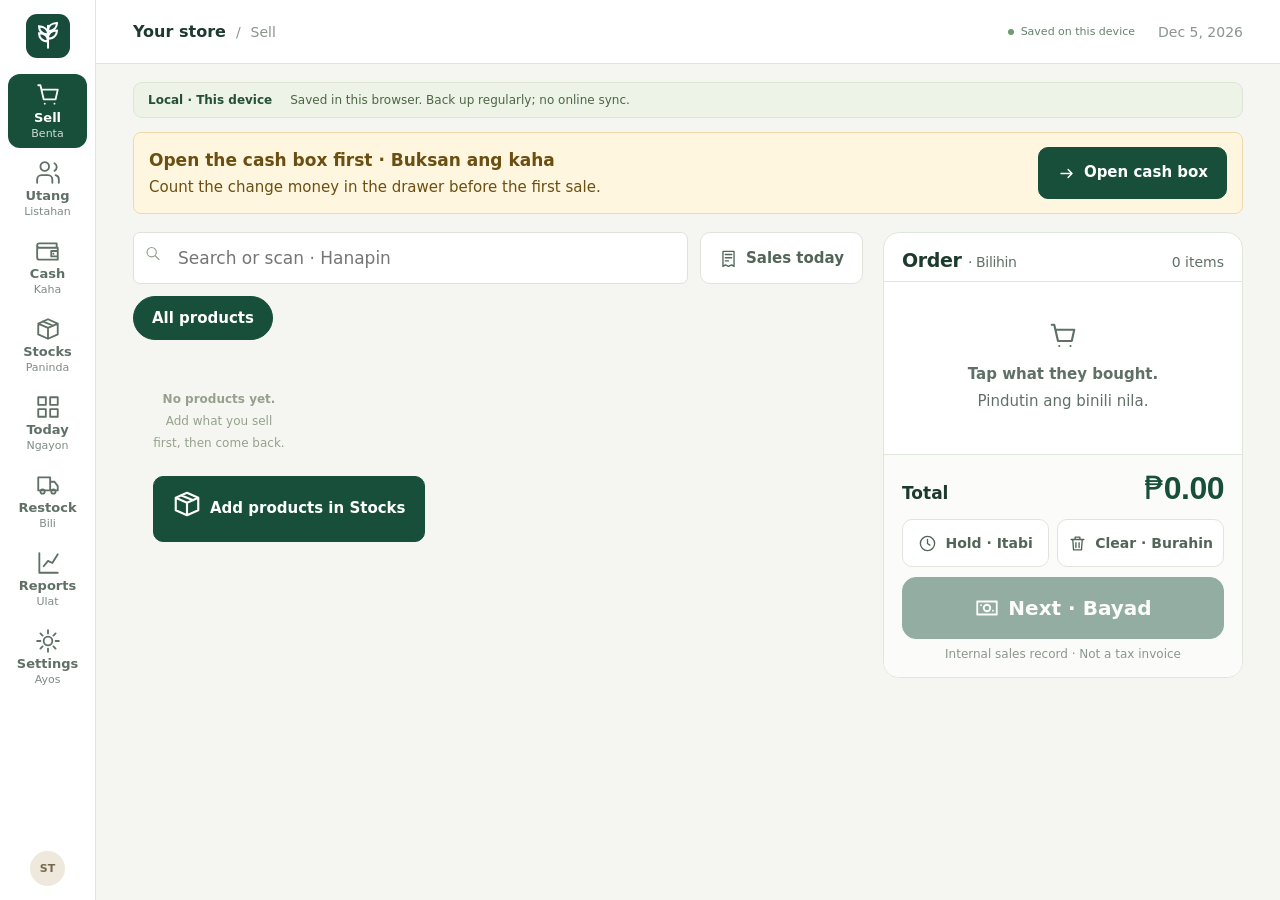
<file: StorePOS-Local.html>
<!doctype html><html lang="en"><head><meta charset="utf-8"><meta name="viewport" content="width=device-width,initial-scale=1,viewport-fit=cover"><meta name="theme-color" content="#164c39"><title>StorePOS Local · 0.5.0</title><style>/* System fonts keep the local app readable without an internet connection. */
:root{font-family:'DM Sans',Arial,sans-serif;color:#243b32;background:#f5f6f2;font-synthesis:none;--green:#174f3b;--muted:#7d8982;--line:#e7ebe5;--soft:#edf3ed;--orange:#b9752c}*{box-sizing:border-box}body{margin:0}button,input,select,textarea{font:inherit}button,a,input,select{ -webkit-tap-highlight-color:transparent}button{cursor:pointer}button:disabled{opacity:.45;cursor:not-allowed}button:focus-visible,a:focus-visible{outline:3px solid #88bca2;outline-offset:3px}button{border:0}h1,h2,h3,p{margin:0}h1,h2,h3,.amount{font-family:Manrope,Arial,sans-serif}h1{font-size:28px;letter-spacing:-1px;font-weight:800}h2{font-size:17px;letter-spacing:-.35px}h3{font-size:14px}small{font-size:12px}svg{flex-shrink:0}.icon{width:19px;height:19px;vertical-align:middle;fill:none;stroke:currentColor;stroke-width:1.7;stroke-linecap:round;stroke-linejoin:round}.shell{display:grid;grid-template-columns:238px minmax(0,1fr);min-height:100vh}.sidebar{background:#fff;border-right:1px solid var(--line);padding:30px 20px;display:flex;flex-direction:column;position:sticky;top:0;height:100vh}.brand{display:flex;gap:11px;align-items:center;padding:0 10px 31px}.brand img{width:38px;height:38px}.brand strong{font-family:Manrope,sans-serif;font-size:22px;letter-spacing:-.8px}.brand span{color:#7c8a80;font-size:10px;letter-spacing:1.9px;display:block;margin-top:2px}.store-picker{background:#f7f8f4;border:1px solid var(--line);border-radius:10px;padding:13px 10px;display:flex;gap:9px;align-items:center;font-size:12px;line-height:1.7;margin-bottom:27px}.store-picker .icon{color:#687d6d}.store-picker small{display:block;color:var(--muted);font-size:10px}.nav-label{color:#95a097;font-size:10px;letter-spacing:1.6px;font-weight:700;padding:0 14px;margin-bottom:12px}.nav{display:grid;gap:5px}.nav button{text-align:left;background:transparent;color:#738078;display:flex;align-items:center;gap:12px;border-radius:8px;padding:13px 13px;font-size:12px;font-weight:550}.nav button.active{background:#e9f1e9;color:#20553b;font-weight:700}.nav button:hover{background:#f1f5ee}.nav .badge{margin-left:auto;background:#e0e8dc;padding:2px 7px;border-radius:5px;font-size:10px}.sidebar-foot{margin-top:auto;padding:30px 10px 0}.pilot{font-size:11px;line-height:1.6;color:#708274;background:#f5f7f0;border:1px solid #e5eadc;padding:13px;border-radius:10px}.pilot strong{display:block;font-size:12px;color:#465d46;margin-bottom:4px}.owner{display:flex;gap:10px;align-items:center;margin-top:24px;font-size:12px}.avatar{width:35px;height:35px;border-radius:50%;display:grid;place-items:center;background:#eee9dc;color:#77684a;font-size:11px;font-weight:700}.owner small{display:block;color:#93a096;font-size:10px;margin-top:3px}.main{min-width:0}.topbar{height:76px;display:flex;align-items:center;justify-content:space-between;padding:0 37px;border-bottom:1px solid var(--line);background:#fff;font-size:12px;color:#8a958e}.breadcrumb{display:flex;gap:10px;align-items:center}.breadcrumb strong{color:#405448;font-weight:550}.top-actions{display:flex;gap:23px;align-items:center}.saved{color:#65826b;font-size:11px;display:flex;gap:7px;align-items:center}.dot{width:6px;height:6px;display:inline-block;border-radius:50%;background:#6e9a6f}.workspace{padding:30px 37px 24px;max-width:1600px;margin:auto}.page-head{display:flex;align-items:center;justify-content:space-between;margin-bottom:27px;gap:20px}.eyebrow{font-size:10px;color:#6f8b76;font-weight:700;letter-spacing:1.7px;margin-bottom:8px}.subtitle{color:#8a948d;font-size:12px;margin-top:7px;line-height:1.65}.btn{padding:11px 16px;border-radius:7px;display:inline-flex;align-items:center;justify-content:center;gap:8px;font-size:12px;font-weight:650;white-space:nowrap;background:var(--green);color:white;border:1px solid var(--green)}.btn.secondary{background:white;color:#516657;border-color:#dfe5dc}.btn.ghost{background:transparent;color:#427653;border:0;padding:5px 0}.btn.danger{background:#a24337;border-color:#a24337}.btn.small{padding:7px 10px;font-size:11px}.actions{display:flex;gap:9px;align-items:center;flex-wrap:wrap}.welcome{display:grid;grid-template-columns:1fr auto;background:#edf2e8;border:1px solid #e2e9db;border-radius:12px;padding:24px 28px;margin-bottom:23px;position:relative;overflow:hidden}.welcome h2{font-size:20px;color:#284c32;margin-bottom:7px}.welcome p{color:#73836b;font-size:12px;line-height:1.7;max-width:500px}.welcome .welcome-mark{font-size:64px;line-height:1;color:#a5b696;margin:0 26px 0 30px;transform:rotate(-12deg)}.welcome-note{margin-top:14px;color:#547149;font-size:10px;display:flex;align-items:center;gap:6px}.welcome-note .icon{width:14px;height:14px}.section-title{display:flex;align-items:center;justify-content:space-between;margin:0 0 15px;gap:12px}.section-title h2{font-size:14px}.period{font-size:10px;color:#7e8b80;display:flex;align-items:center;gap:6px}.stats{display:grid;grid-template-columns:repeat(4,minmax(0,1fr));gap:15px;margin-bottom:22px}.stat{background:#fff;border:1px solid var(--line);border-radius:10px;padding:19px 20px;min-width:0}.stat-top{display:flex;justify-content:space-between;align-items:center;color:#819086;font-size:11px;margin-bottom:17px}.stat-icon{width:29px;height:29px;border-radius:8px;display:grid;place-items:center;color:#4d7f59;background:#f0f5ed}.stat-icon .icon{width:15px;height:15px}.amount{font-weight:800;letter-spacing:-.8px;font-size:26px;line-height:1.1;color:#293f31}.stat small{font-size:10px;color:#8c968c;display:block;margin-top:12px}.stat.emphasis{background:#1c503c;border-color:#1c503c}.stat.emphasis .stat-top{color:#c3d5c8}.stat.emphasis .amount{color:white}.stat.emphasis .stat-icon{background:#39664d;color:#d8e8db}.stat.emphasis small{color:#b6cebd}.middle-grid{display:grid;grid-template-columns:minmax(0,1.85fr) minmax(250px,1fr);gap:20px;margin-bottom:22px}.panel{background:white;border:1px solid var(--line);border-radius:11px;overflow:hidden}.panel-head{padding:20px 22px 13px;display:flex;justify-content:space-between;align-items:center;gap:12px}.panel-head p{color:#8b968e;font-size:10px;margin-top:5px}.panel-head h2{font-size:14px}.panel-body{padding:8px 22px 22px}.chart-total{font-family:Manrope;font-size:25px;font-weight:800;letter-spacing:-.6px}.legend{color:#8c988d;font-size:10px;display:flex;align-items:center;gap:6px}.legend .dot{background:#547e47}.chart{height:190px;display:block;width:100%;overflow:visible}.chart text{font-family:'DM Sans',sans-serif;font-size:10px;fill:#96a093}.chart .grid{stroke:#edf0e9;stroke-dasharray:3 4}.stock-item{display:flex;align-items:center;gap:10px;padding:14px 0;border-bottom:1px solid #eef0e9}.stock-item:last-child{border:0}.grain-icon{height:35px;width:35px;border-radius:8px;display:grid;place-items:center;background:#f5f1e7;color:#b69b68}.grain-icon .icon{height:20px;width:20px}.stock-item strong{font-size:11px;display:block;font-weight:600}.stock-item small{font-size:10px;color:#939c91;display:block;margin-top:5px}.stock-item .stock-count{margin-left:auto;text-align:right;font-size:11px;color:#ac7b3a}.pill{font-size:9px;padding:4px 7px;border-radius:5px;background:#edf4e9;color:#5d8254;white-space:nowrap;display:inline-block}.pill.warn{background:#faf1dc;color:#ab8038}.pill.red{background:#fae8e3;color:#b16656}.bottom-grid{display:grid;grid-template-columns:minmax(0,1.85fr) minmax(250px,1fr);gap:20px}table{border-collapse:collapse;width:100%;text-align:left;font-size:11px}th{color:#96a093;font-weight:500;background:#fafbf8;padding:13px 20px;border-top:1px solid #eff1eb;border-bottom:1px solid #eff1eb;white-space:nowrap}td{padding:15px 20px;border-bottom:1px solid #eff1eb;line-height:1.5;color:#637468}tr:last-child td{border-bottom:0}td strong{color:#3b5343;font-weight:600}td small{display:block;color:#9ca59b;font-size:9px}.right{text-align:right}.table-wrap{overflow:auto}.table-foot{padding:13px 21px;color:#9aa395;font-size:10px;display:flex;justify-content:space-between;border-top:1px solid var(--line)}.credit-summary{background:#faf9f4;border-radius:8px;margin:0 0 3px;padding:15px;display:flex;justify-content:space-between;align-items:center}.credit-summary small{color:#8c9181;font-size:10px}.credit-summary strong{font-family:Manrope;font-size:23px;color:#77674a;font-weight:800}.footnote{font-size:10px;color:#9ba598;display:flex;justify-content:space-between;margin-top:25px;gap:15px}.toolbar{display:flex;align-items:center;justify-content:space-between;gap:12px;margin-bottom:20px}.search{position:relative;flex:1;max-width:380px}.search .icon{position:absolute;top:12px;left:12px;color:#92a08e;width:16px}.search input{padding-left:38px;background:white}input,select,textarea{border:1px solid #dde3d8;background:#fff;border-radius:7px;padding:10px 11px;color:#304b37;width:100%;font-size:12px;outline:none}input:focus,select:focus,textarea:focus{border-color:#6c9772;box-shadow:0 0 0 3px #e8f1e5}label{display:block;font-size:11px;color:#6a7d6d;margin:0 0 7px;font-weight:550}.filters{display:flex;gap:6px;flex-wrap:wrap;margin-bottom:20px}.filter{background:transparent;color:#8b9688;font-size:11px;padding:8px 12px;border-radius:6px}.filter.active{background:#e5eedf;color:#3f6946;font-weight:600}.pos-layout{display:grid;grid-template-columns:minmax(0,1fr) 340px;gap:23px;align-items:start}.product-grid{display:grid;grid-template-columns:repeat(3,minmax(0,1fr));gap:13px}.product-card{text-align:left;background:white;border:1px solid var(--line);padding:16px;border-radius:10px;color:inherit;transition:transform .15s,border-color .15s}.product-card:hover{transform:translateY(-3px);border-color:#8cae80}.product-visual{height:95px;display:grid;place-items:center;background:#f5f3e9;border-radius:7px;margin-bottom:15px;position:relative}.product-visual .icon{width:52px;height:52px;color:#a68e56;stroke-width:1}.product-card:nth-child(3n+2) .product-visual{background:#eef2e6}.product-card:nth-child(3n+2) .product-visual .icon{color:#90a176}.product-card:nth-child(3n) .product-visual{background:#f6ede3}.product-card h3{font-size:12px;margin-bottom:6px}.product-card small{font-size:10px;color:#919b8c}.product-price{margin-top:15px;display:flex;justify-content:space-between;align-items:center;font-size:15px;font-weight:700}.product-price span{font-size:10px;color:#9aa28f;font-weight:400}.checkout{position:sticky;top:20px}.cart-items{max-height:260px;overflow:auto}.cart-line{padding:14px 0;border-bottom:1px solid var(--line);display:flex;gap:8px;align-items:start}.cart-line strong{font-size:11px}.cart-line small{font-size:10px;display:block;color:#8a9685;margin-top:4px}.cart-line .line-price{margin-left:auto;font-size:12px;white-space:nowrap}.icon-btn{background:transparent;color:#9eaa98;padding:0 3px}.totals{padding:16px 0;display:grid;gap:12px;font-size:12px}.totals>div{display:flex;justify-content:space-between;align-items:center}.totals .grand{border-top:1px solid var(--line);padding-top:15px;font-size:18px;font-weight:700}.totals input{width:85px;padding:5px 8px}.field{margin-bottom:15px}.fields{display:grid;grid-template-columns:1fr 1fr;gap:14px}.field small{display:block;color:#98a18e;font-size:10px;margin-top:5px;line-height:1.5}.full{width:100%}.empty{text-align:center;padding:35px 20px;color:#95a18d;font-size:12px;line-height:1.8}.empty .icon{width:30px;height:30px;margin-bottom:10px}.notice{background:#f7f5eb;border:1px solid #eae4cf;color:#918259;padding:13px 15px;font-size:11px;border-radius:8px;line-height:1.7;margin-bottom:18px}.notice.green{background:#eff5eb;color:#607d50;border-color:#e0ead6}.two-col{display:grid;grid-template-columns:1fr 1fr;gap:20px}.row{display:flex;align-items:center;justify-content:space-between;gap:12px;padding:13px 0;border-bottom:1px solid var(--line);font-size:12px;color:#71816b}.row:last-child{border:0}.row strong{color:#415a3b}.list-panel{padding:20px 24px}.list-panel h2{margin-bottom:12px}.report-filters{display:flex;gap:12px;align-items:end;margin-bottom:20px}.report-filters input{width:auto}.report-filters .field{margin:0}.checkbox{display:flex;gap:9px;align-items:flex-start;font-size:11px;line-height:1.7}.checkbox input{width:auto;margin:3px 0}.receipt{border:1px dashed #c6cfbc;padding:22px;font-family:monospace}.receipt h2{text-align:center;margin-bottom:10px}.receipt p{text-align:center;margin-bottom:6px;font-size:11px}.receipt .row{font-family:monospace;font-size:11px}.receipt .notice{text-align:center;margin:20px 0 0;font-family:Arial;font-size:10px}dialog{border:1px solid #dfe5d9;border-radius:14px;padding:0;width:min(530px,calc(100vw - 30px));max-height:90vh;box-shadow:0 25px 80px #122e3330;color:inherit}dialog::backdrop{background:#16342655;backdrop-filter:blur(3px)}.modal-head{padding:23px 25px 16px;display:flex;justify-content:space-between;align-items:center}.modal-head h2{font-size:18px}.modal-body{padding:5px 25px 24px}.modal-actions{display:flex;justify-content:flex-end;gap:10px;padding-top:10px}.error{color:#b4543a;font-size:12px;line-height:1.6;margin-bottom:10px}.loading{padding:80px;text-align:center;color:#698560}#toast{position:fixed;bottom:25px;left:50%;transform:translate(-50%,20px);padding:14px 22px;background:#214e39;color:#fff;border-radius:8px;font-size:12px;box-shadow:0 8px 30px #12332222;opacity:0;pointer-events:none;transition:.2s;z-index:20}#toast.show{opacity:1;transform:translate(-50%,0)}.mobile-menu{display:none}.muted{color:#8b9785}.text-link{color:#4c7750;background:none;font-size:11px;text-decoration:underline;padding:0}.spacer{margin-top:20px}
@media(min-width:1500px){.workspace{padding-top:40px}.stats{gap:22px}.amount{font-size:31px}.welcome{padding:28px 32px}.chart{height:215px}.panel-head{padding-top:24px}.stock-item{padding:17px 0}}
@media(max-width:1150px){.shell{grid-template-columns:205px minmax(0,1fr)}.sidebar{padding:25px 12px}.workspace{padding:24px}.topbar{padding:0 24px}.stats{gap:10px}.stat{padding:15px}.amount{font-size:23px}.middle-grid,.bottom-grid{grid-template-columns:1.5fr 1fr}.pos-layout{grid-template-columns:minmax(0,1fr) 300px}.product-grid{grid-template-columns:repeat(2,minmax(0,1fr))}td,th{padding-left:14px;padding-right:14px}.welcome-mark{display:none}}
@media(max-width:900px){.shell{grid-template-columns:76px minmax(0,1fr)}.sidebar{padding:24px 10px}.brand{padding:0 9px 30px}.brand strong,.brand span,.store-picker,.nav-label,.nav button span,.sidebar-foot{display:none}.nav button{justify-content:center;padding:15px}.nav button .badge{display:none}.nav{gap:10px}.brand img{width:36px}.top-actions{gap:12px}.stats{grid-template-columns:repeat(2,minmax(0,1fr))}.middle-grid,.bottom-grid{grid-template-columns:1fr}.two-col{grid-template-columns:1fr}.pos-layout{grid-template-columns:1fr 290px}.product-grid{grid-template-columns:1fr}.page-head{align-items:flex-start}.page-head .actions{justify-content:flex-end}.welcome{padding:23px}.stock-item{padding:12px 0}}
@media(max-width:650px){.shell{display:block}.sidebar{display:none;position:fixed;top:64px;height:calc(100vh - 64px);width:240px;z-index:10;box-shadow:10px 0 30px #12342210}.sidebar.open{display:flex}.sidebar.open .brand strong,.sidebar.open .brand span,.sidebar.open .nav button span,.sidebar.open .nav-label,.sidebar.open .sidebar-foot{display:block}.sidebar.open .nav button{justify-content:flex-start}.sidebar.open .brand{padding-bottom:15px}.topbar{height:64px;padding:0 18px;position:sticky;top:0;z-index:9}.mobile-menu{display:block;background:none;color:#5c755c;padding:0}.top-actions .top-date{display:none}.workspace{padding:22px 16px}.breadcrumb{gap:12px}.page-head{gap:12px;margin-bottom:20px}h1{font-size:24px}.page-head .actions .secondary{display:none}.btn{font-size:11px;padding:10px 12px}.subtitle{font-size:11px}.eyebrow{font-size:9px}.welcome{padding:21px 20px}.welcome h2{font-size:18px}.welcome p{font-size:11px}.stats{gap:10px}.stat{padding:16px 14px}.stat-top{font-size:10px;margin-bottom:14px}.stat-icon{width:24px;height:24px}.amount{font-size:24px}.stat small{font-size:9px}.middle-grid,.bottom-grid{gap:17px;margin-bottom:17px}.panel-head{padding:18px}.panel-body{padding:5px 18px 18px}.pos-layout{grid-template-columns:1fr}.product-grid{grid-template-columns:repeat(2,minmax(0,1fr))}.checkout{position:static}.mobile-checkout{position:fixed;bottom:14px;left:16px;right:16px;z-index:8;box-shadow:0 4px 20px #15362333}.footnote{font-size:9px;line-height:1.6}.pos-page{padding-bottom:65px}.report-filters{flex-wrap:wrap}.fields{gap:10px}.toolbar{align-items:stretch}.toolbar .search{max-width:100%}th,td{padding:12px}.chart{height:175px}.top-actions{font-size:10px}.saved{font-size:10px}}
@media(min-width:651px){.mobile-checkout{display:none}}@media print{body{background:white}.shell,#toast,.modal-head .icon-btn,.modal-actions{display:none!important}dialog{position:static;display:block!important;border:none;max-height:none;width:100%;box-shadow:none}dialog::backdrop{background:white}.receipt{border:none}.modal-body{padding:0}}

.login-page{min-height:100vh;display:grid;place-items:center;padding:28px;background:#eef3e9}.login-card{width:min(100%,440px);padding:35px;background:white;border:1px solid var(--line);border-radius:16px;box-shadow:0 20px 60px #274e3210}.login-card .brand{padding-left:0}.login-card h1{font-size:25px}.login-card .brand span{font-size:8px}.top-actions .text-link{white-space:nowrap}@media(max-width:650px){.top-actions{gap:10px}.saved{display:none}.login-card{padding:26px}}

/* Shared by local, preview and Apps Script builds. */
:root{font-family:'Segoe UI',system-ui,-apple-system,Arial,sans-serif}
h1,h2,h3,.amount,.brand strong,.chart-total,.credit-summary strong{font-family:inherit}
.mode-banner{display:flex;flex-wrap:wrap;align-items:center;gap:8px 18px;margin-bottom:22px;padding:12px 16px;border:1px solid #dce6d3;border-radius:9px;background:#edf3e6;font-size:12px;color:#4c6644}
.mode-banner strong{color:#254f36}.mode-banner span{line-height:1.5}
.sidebar{overflow-y:auto}.workspace{max-width:1720px;margin-inline:auto}
input,select,textarea{min-height:44px}.btn{min-height:44px}.text-link{min-height:36px}.icon-btn{min-width:36px;min-height:36px}.filter{min-height:40px}
.table-wrap{max-width:100%;overscroll-behavior-inline:contain}.panel,.pos-layout>section,.two-col>section{min-width:0}
.checkout{scroll-margin-top:85px}.modal-head{position:sticky;top:0;background:white;z-index:1}dialog{max-height:90dvh}.fields>*{min-width:0}
.stock-item>div{min-width:0}.stock-item strong{overflow-wrap:anywhere}.stock-item .stock-count{flex-shrink:0}
.top-actions{flex-wrap:wrap}.loading{padding:48px 24px}.row strong{overflow-wrap:anywhere}
@media (min-width:901px) and (max-width:1200px){.stats{grid-template-columns:repeat(2,minmax(0,1fr))}.middle-grid,.bottom-grid{grid-template-columns:minmax(0,1fr)}.workspace{padding:24px}.shell{grid-template-columns:200px minmax(0,1fr)}.pos-layout{grid-template-columns:minmax(0,1fr) 310px}.product-grid{grid-template-columns:repeat(2,minmax(0,1fr))}}
@media (min-width:651px) and (max-width:900px){.workspace{padding:22px 18px}.pos-layout{grid-template-columns:minmax(0,1fr) 290px;gap:16px}.page-head{flex-wrap:wrap}.page-head .actions{justify-content:flex-start}.product-card{padding:12px}.product-visual{height:75px}.nav button{min-height:48px}}
@media (max-width:650px){
 .topbar{padding:0 12px;gap:8px}.breadcrumb{gap:8px;min-width:0}.breadcrumb>span{display:none}.breadcrumb strong{font-size:12px}.mobile-menu{min-height:44px;min-width:44px}.top-actions .text-link{font-size:12px;min-height:44px}.top-actions{gap:12px;flex-wrap:nowrap}
 .sidebar{height:calc(100dvh - 64px);width:min(290px,85vw);box-shadow:15px 0 60px #12342230}.nav button{min-height:48px;font-size:14px}.sidebar.open .brand{padding:0 12px 20px}.sidebar.open .store-picker{display:flex}.sidebar.open .brand span{font-size:8px}
 .page-head{flex-wrap:wrap}.page-head .actions{width:100%;justify-content:flex-start}.page-head .actions .secondary{display:inline-flex}.page-head .actions .btn{flex:1}.actions{flex-wrap:wrap}.subtitle{font-size:13px;line-height:1.6}.eyebrow{font-size:10px}
 .mode-banner{padding:12px;margin-bottom:18px;gap:3px}.mode-banner strong,.mode-banner span{display:block;width:100%}.mode-banner span{font-size:11px}
 .btn{min-height:46px;font-size:13px}.filter{min-height:44px}.icon-btn{min-height:44px;min-width:44px}.text-link{min-height:40px;font-size:12px}.product-card h3{font-size:14px}.product-card small{font-size:12px}.product-card{padding:13px}.product-visual{height:75px}.product-price{font-size:17px}.product-price span{font-size:11px}.product-price .icon{width:16px}
 input,select,textarea{font-size:16px;min-height:46px}label{font-size:13px}.field small{font-size:12px}.checkbox{font-size:13px}.checkbox input{min-height:20px;min-width:20px}.fields{grid-template-columns:1fr}.totals input{width:110px;min-height:44px}.totals{font-size:14px}
 .panel-head p{font-size:12px}.panel-head h2{font-size:16px}.stock-item strong{font-size:13px}.stock-item small{font-size:11px}.stock-count strong{white-space:nowrap}.stat-top{font-size:11px;line-height:1.4;gap:5px}.stat small{font-size:11px;line-height:1.5}.stat-icon{display:none}.amount{font-size:clamp(20px,6vw,26px)}.welcome p{font-size:13px}.welcome-note{font-size:11px;line-height:1.5}.welcome br.desktop{display:none}
 .mobile-checkout{bottom:max(12px,env(safe-area-inset-bottom));min-height:50px}.pos-page{padding-bottom:90px}.checkout .cart-items{max-height:none}.cart-line strong{font-size:14px}.cart-line small{font-size:12px}.cart-line .line-price{font-size:14px}.checkout .panel-body{padding:5px 16px 20px}
 .report-filters .field{flex:1;min-width:130px}.report-filters input{width:100%}.toolbar{flex-wrap:wrap}.toolbar .search{flex-basis:100%}.footnote{flex-direction:column;font-size:11px;gap:5px}.row{font-size:13px;align-items:flex-start}.table-foot{font-size:11px;gap:12px}th,td{font-size:12px}td small{font-size:11px}.panel-head{flex-wrap:wrap}.pill{font-size:11px}
 .modal-head{padding:18px 18px 12px}.modal-body{padding:5px 18px 20px}.modal-actions{flex-wrap:wrap}.modal-actions .btn{flex:1}#toast{max-width:calc(100vw - 32px);width:max-content;bottom:80px;font-size:13px}.login-page{padding:18px}.login-card{padding:24px}.login-card .brand strong,.login-card .brand span{display:block}
}
@media (max-width:360px){.workspace{padding-inline:12px}.stat{padding:14px 10px}.product-grid{gap:9px}.product-card{padding:10px}.product-price{font-size:15px}.period{font-size:9px}}
@media (prefers-reduced-motion:reduce){*,*::before,*::after{animation:none!important;transition:none!important;scroll-behavior:auto!important}}
@media print{.mode-banner{display:none}}

/* Easy-to-use layer (v0.3.0). Loaded after styles.css and responsive.css.
   Goal: a cashier who is 9 or 69 can sell without help — big text, big targets, one obvious next step.
   Sections: base sizes · rail menu · Sell screen · keypad · checkout · photos · phone · print */
:root{--green:#174f3b;--green-2:#2f6b4c;--green-soft:#eaf3e6;--lime:#d8f27a;--ink:#1d3a2e;--muted:#5f7066;--line:#dfe6dc;--warn:#a2421f;--warn-soft:#fdf1e7;--amber-soft:#fff6df;--radius-lg:16px}

/* ---------- Base sizes: nothing important below 14px ---------- */
body{font-size:15px;color:var(--ink)}
h1{font-size:24px}h2{font-size:19px}h3{font-size:16px}small{font-size:13px}
label{font-size:14px;color:var(--muted)}
input,select,textarea{font-size:16px;min-height:48px}
.btn{font-size:15px;min-height:48px;padding:12px 18px;border-radius:10px}
.btn.small{font-size:13px;min-height:40px;padding:8px 12px}
.notice{font-size:14px}
table{font-size:14px}
.subtitle{font-size:14px}
.checkbox{display:flex;align-items:center;gap:12px;font-size:15px;color:var(--ink);padding:10px 12px;border:1px solid var(--line);border-radius:10px;background:#fff}
.checkbox input{width:24px;height:24px;min-height:0;flex:none;accent-color:var(--green)}
.icon-btn{min-width:44px;min-height:44px}
#toast{font-size:15px}

/* ---------- Rail menu: icon + word, always visible ---------- */
.shell{grid-template-columns:96px minmax(0,1fr)}
.sidebar.rail{display:flex;flex-direction:column;align-items:center;padding:14px 8px;gap:6px;width:auto;position:sticky;top:0;height:100vh;box-shadow:none}
.rail .brand{padding:0 0 10px}
.rail .brand img{width:44px;height:44px}
.sidebar.rail{scrollbar-width:none}
.rail .nav{display:flex;flex-direction:column;gap:4px;width:100%}
.rail .nav button{position:relative;flex-direction:column;justify-content:center;gap:2px;padding:8px 4px;min-height:64px;width:100%;border-radius:12px;color:var(--muted);font-size:13px;font-weight:700;text-align:center}
.rail .nav button span{display:block}
.rail .nav button small{display:block;font-size:11px;font-weight:500;opacity:.8}
.rail .nav button .icon{width:26px;height:26px}
.rail .nav button.active{background:var(--green);color:#fff}
.rail .nav .badge{display:block;position:absolute;top:6px;right:10px;margin:0;background:var(--warn);color:#fff;font-size:11px;padding:1px 6px;border-radius:99px}
.rail .owner{margin-top:auto;padding-top:10px}
.rail .owner div{display:none}
.topbar{height:64px;font-size:14px}
.breadcrumb .store-name{font-size:16px;color:var(--ink)}

/* ---------- Sell screen ---------- */
.pos-page{padding-top:18px}
.pos-page .mode-banner{margin-bottom:14px;padding:8px 14px}
.pos-page .footnote{display:none}
.session-closed{display:flex;align-items:center;justify-content:space-between;gap:14px;flex-wrap:wrap;background:var(--amber-soft);border-color:#efd9a7;color:#6b4f12;font-size:15px}
.session-closed strong{display:block;font-size:17px}
.sell{display:grid;grid-template-columns:minmax(0,1fr) 360px;gap:20px;align-items:start}
.shelf-top{display:flex;gap:12px;margin-bottom:12px}
.shelf-top .search{flex:1;max-width:none}
.shelf-top .search input{font-size:17px;min-height:52px;padding-left:44px}
.sell .filters{display:flex;gap:8px;flex-wrap:wrap;margin-bottom:14px}
.sell .filter{min-height:44px;padding:8px 18px;border-radius:99px;font-size:15px;font-weight:700;background:#fff;border:1px solid var(--line);color:var(--muted)}
.sell .filter.active{background:var(--green);border-color:var(--green);color:#fff}
.product-grid{display:grid;grid-template-columns:repeat(auto-fill,minmax(160px,1fr));gap:14px}
.product-tile{position:relative;display:flex;flex-direction:column;align-items:flex-start;gap:4px;padding:10px 10px 12px;text-align:left;background:#fff;border:1.5px solid var(--line);border-radius:var(--radius-lg);color:var(--ink);box-shadow:0 1px 2px #1d3a2e0d;transition:transform .08s,border-color .15s}
.product-tile:active{transform:scale(.97)}
.product-tile:hover{border-color:var(--green-2)}
.product-tile.in-cart{border:2.5px solid var(--green)}
.product-tile:disabled{opacity:.5}
.thumb{display:grid;place-items:center;overflow:hidden;flex:none}
.thumb img{width:100%;height:100%;object-fit:cover;display:block}
.thumb .icon{width:42%;height:42%;stroke-width:1.5}
.tone-0{background:#f6ead2;color:#8a5a12}.tone-1{background:#e4efd9;color:#3b6d11}.tone-2{background:#efece4;color:#6b675c}.tone-3{background:#e7eef4;color:#2f5d80}
.tile-thumb{width:100%;aspect-ratio:4/3;border-radius:12px;margin-bottom:6px}
.tile-name{font-size:16px;line-height:1.25}
.tile-price{font-size:21px;font-weight:800;font-family:Manrope,Arial,sans-serif}
.tile-price small{font-size:13px;font-weight:600;color:var(--muted)}
.tile-stock{font-size:13px;color:var(--muted)}
.tile-stock.warn{color:var(--warn);font-weight:700}
.tile-badge{position:absolute;top:16px;left:16px;display:flex;align-items:center;gap:4px;background:var(--green);color:#fff;font-size:12px;font-weight:700;padding:4px 9px;border-radius:99px}
.tile-badge .icon{width:14px;height:14px}

.order{position:sticky;top:80px;display:flex;flex-direction:column;max-height:calc(100vh - 100px);background:#fff;border:1px solid var(--line);border-radius:var(--radius-lg);overflow:hidden}
.order-head{display:flex;justify-content:space-between;align-items:baseline;padding:16px 18px 10px;border-bottom:1px solid var(--line)}
.order-head h2 small{font-size:14px;color:var(--muted);font-weight:500}
.order-head span{font-size:14px;color:var(--muted)}
.order-lines{flex:1;overflow-y:auto;padding:4px 14px;min-height:120px}
.order-lines .empty{font-size:15px;color:var(--muted)}
.order-line{display:grid;grid-template-columns:48px minmax(0,1fr) auto;grid-template-areas:"thumb info price" "thumb step remove";gap:6px 10px;align-items:center;padding:12px 0;border-bottom:1px solid #eef2ec}
.line-thumb{grid-area:thumb;width:48px;height:48px;border-radius:10px;align-self:start}
.line-info{grid-area:info;background:none;text-align:left;padding:0;color:var(--ink);min-width:0}
.line-info strong{display:block;font-size:16px;overflow-wrap:anywhere}
.line-info small{display:block;color:var(--muted);font-size:14px;text-decoration:underline dotted;text-underline-offset:3px}
.line-price{grid-area:price;font-size:16px}
.stepper{grid-area:step;display:flex;gap:8px}
.step{width:42px;height:42px;border-radius:50%;border:1.5px solid var(--line);background:#fff;color:var(--green);display:grid;place-items:center}
.step .icon{width:20px;height:20px;stroke-width:2.4}
.order-line .remove{grid-area:remove;justify-self:end;background:none;color:#9a6b5c;border-radius:50%}
.order-foot{padding:14px 18px 16px;border-top:1px solid var(--line);background:#fbfcf9}
.order-total{display:flex;justify-content:space-between;align-items:baseline;margin-bottom:12px}
.order-total span{font-size:17px;font-weight:700}
.order-total strong{font-size:32px;font-family:Manrope,Arial,sans-serif;color:var(--green);letter-spacing:-.5px}
.order-actions{display:grid;grid-template-columns:1fr 1fr;gap:8px;margin-bottom:10px}
.order-actions .btn{font-size:14px;padding:10px}
.pay-btn{width:100%;min-height:62px;font-size:20px;border-radius:14px}
.pay-btn .icon{width:26px;height:26px}
.order-note{text-align:center;font-size:12px;color:#8a978c;margin-top:8px}

/* ---------- Keypad pop-up ---------- */
dialog.pad-dialog{width:min(470px,calc(100vw - 16px))}
.pad-product{display:flex;gap:12px;align-items:center;margin-bottom:14px}
.pad-thumb{width:64px;height:64px;border-radius:12px}
.pad-product strong{display:block;font-size:18px}
.pad-product small{color:var(--muted)}
.unit-switch{display:grid;grid-template-columns:1fr 1fr;background:#f1f4ee;border-radius:12px;padding:4px;margin-bottom:12px}
.unit-switch button{min-height:46px;border-radius:9px;background:none;font-size:15px;font-weight:700;color:var(--muted)}
.unit-switch button[aria-pressed="true"]{background:#fff;color:var(--green);box-shadow:0 1px 3px #1d3a2e26}
.pad-display{display:flex;justify-content:space-between;align-items:baseline;gap:10px;flex-wrap:wrap;padding:12px 16px;border:2px solid var(--green);border-radius:14px;margin-bottom:12px}
.pad-amount{font-size:34px;font-weight:800;font-family:Manrope,Arial,sans-serif}
.pad-price{font-size:19px;font-weight:700;color:var(--green)}
.pad-display.warn{border-color:var(--warn)}.pad-display.warn .pad-price{color:var(--warn)}
.pad-quick{display:grid;grid-template-columns:repeat(3,1fr);gap:8px;margin-bottom:10px}
.pad-quick button,.cash-quick button{min-height:48px;border-radius:10px;border:1.5px solid var(--line);background:#fff;font-size:16px;font-weight:700;color:var(--ink)}
.cash-quick button[aria-pressed="true"]{border-color:var(--green);background:var(--green-soft)}
.keypad{display:grid;grid-template-columns:repeat(3,1fr);gap:8px}
.keypad button{min-height:58px;border-radius:12px;background:#f1f4ee;font-size:26px;font-weight:700;color:var(--ink);display:grid;place-items:center}
.keypad button:active,.pad-quick button:active,.cash-quick button:active{background:var(--green-soft)}
.keypad .icon{width:28px;height:28px}
dialog.pad-dialog .modal-actions .btn[type="submit"],dialog.checkout-dialog .modal-actions .btn[type="submit"]{flex:1;min-height:58px;font-size:18px}
/* The main button stays reachable even when a pop-up has to scroll (phones). */
dialog.pad-dialog .modal-actions,dialog.checkout-dialog .modal-actions{position:sticky;bottom:0;background:#fff;padding:10px 0 4px;margin-bottom:-4px;z-index:1}

/* ---------- Checkout pop-up ---------- */
dialog.checkout-dialog{width:min(920px,calc(100vw - 16px))}
.checkout-grid{display:grid;grid-template-columns:minmax(0,.9fr) minmax(0,1.1fr);gap:22px}
.checkout-grid h3{font-size:17px;margin-bottom:10px}
.checkout-grid h3 small{font-size:14px;color:var(--muted);font-weight:500}
.co-summary{background:#f7f9f4;border-radius:14px;padding:14px}
.sum-line{display:grid;grid-template-columns:40px minmax(0,1fr) auto;gap:10px;align-items:center;padding:8px 0;border-bottom:1px solid var(--line)}
.sum-line .line-thumb{grid-area:auto;width:40px;height:40px;align-self:center}
.sum-line small{display:block;color:var(--muted)}
.sum-row,.sum-total{display:flex;justify-content:space-between;align-items:baseline;margin:12px 0}
.sum-total{border-top:2px solid var(--line);padding-top:12px}
.sum-total span{font-size:17px;font-weight:700}
.sum-total strong{font-size:30px;font-family:Manrope,Arial,sans-serif;color:var(--green)}
.pay-methods{display:grid;grid-template-columns:repeat(3,1fr);gap:8px;margin-bottom:14px}
.pay-tile{position:relative;display:flex;flex-direction:column;align-items:flex-start;gap:2px;margin:0;padding:12px;border:1.5px solid var(--line);border-radius:12px;background:#fff;cursor:pointer;color:var(--ink)}
.pay-tile input{position:absolute;opacity:0;width:1px;height:1px;min-height:0}
.pay-tile .icon{width:24px;height:24px;color:var(--green)}
.pay-tile strong{font-size:16px}
.pay-tile small{font-size:12px;color:var(--muted)}
.pay-tile:has(input:checked){border:2.5px solid var(--green);background:var(--green-soft)}
.pay-tile:has(input:focus-visible){outline:3px solid #88bca2;outline-offset:2px}
.cash-quick{display:grid;grid-template-columns:repeat(auto-fit,minmax(110px,1fr));gap:8px;margin-bottom:12px}
.pay-result{display:flex;flex-wrap:wrap;justify-content:space-between;align-items:baseline;gap:4px 12px;padding:14px 16px;border-radius:14px;background:var(--green-soft);color:#24502f;margin-top:4px}
.pay-result span{font-size:17px;font-weight:700}
.pay-result strong{font-size:32px;font-family:Manrope,Arial,sans-serif}
.pay-result small{flex-basis:100%;font-size:14px}
.pay-result.warn{background:var(--warn-soft);color:var(--warn)}

/* ---------- Payment steps 2–4 (v0.5.0): one question per screen ---------- */
dialog.pay-dialog{width:min(620px,calc(100vw - 16px))}
.step-label{font-size:14px;font-weight:700;color:var(--green-2);margin:-6px 0 8px}
.pay-items{margin-bottom:10px}.pay-items summary{cursor:pointer;color:var(--muted);font-size:15px;min-height:36px;display:flex;align-items:center}
.pay-total{display:flex;justify-content:space-between;align-items:baseline;padding:12px 16px;border-radius:14px;background:#f7f9f4;margin-bottom:14px}
.pay-total span{font-size:17px;font-weight:700}.pay-total span small{font-weight:500;color:var(--muted)}
.pay-total strong{font-size:34px;font-family:Manrope,Arial,sans-serif;color:var(--green)}
.pay-dialog h3{font-size:18px;margin:0 0 10px}.pay-dialog h3 small{font-size:14px;color:var(--muted);font-weight:500}
.pay-dialog .pay-methods{grid-template-columns:repeat(2,minmax(0,1fr))}
.pay-dialog .pay-tile{min-height:84px;padding:14px}.pay-dialog .pay-tile strong{font-size:19px}
#more-pay{margin-top:4px;font-size:15px}
/* Bills and coins: each tap adds what the customer hands over. */
.bill-grid{display:grid;grid-template-columns:repeat(3,minmax(0,1fr));gap:8px;margin-bottom:8px}
.bill{min-height:58px;border-radius:12px;border:1.5px solid #cfe2c5;background:#f3f8ef;font-size:20px;font-weight:800;font-family:Manrope,Arial,sans-serif;color:var(--green)}
.bill:active{transform:scale(.96);background:var(--green-soft)}
.bill-grid.coins{grid-template-columns:repeat(5,minmax(0,1fr))}.bill.coin{min-height:50px;font-size:16px;border-radius:50px;background:#fbf7ec;border-color:#ecdcb3;color:#7a5a12}
.bill.exact,.bill.clear{font-size:14px;font-family:inherit;background:#fff;border-color:var(--line);color:var(--ink);border-radius:12px}
.pick{max-height:260px;overflow-y:auto}
.pick-person{cursor:pointer}.pick-person input{position:absolute;opacity:0;width:1px;height:1px;min-height:0}
.pick-person:has(input:checked){border:2.5px solid var(--green);background:var(--green-soft)}
.pick-person:has(input:focus-visible){outline:3px solid #88bca2;outline-offset:2px}
dialog.pay-dialog .modal-actions .btn[type="submit"]{flex:1;min-height:58px;font-size:18px}
.sale-result{margin-bottom:14px}.sale-result .big-number strong{font-size:40px}
.more-fields{margin:4px 0 12px}.more-fields summary{cursor:pointer;font-weight:700;color:var(--green-2);min-height:40px;display:flex;align-items:center}

/* ---------- Receipt: paper slides out of a printer ---------- */
dialog.receipt-dialog{width:min(560px,calc(100vw - 16px))}
.printer{position:relative;z-index:1;display:flex;align-items:center;gap:12px;height:46px;padding:0 18px;background:#1f2a24;border-radius:16px 16px 8px 8px;box-shadow:0 6px 14px #1d3a2e33}
.printer-light{width:9px;height:9px;border-radius:50%;background:#7bd389;animation:printer-blink .35s steps(2) 8}
.printer-slot{flex:1;height:9px;border-radius:5px;background:#060a08;box-shadow:inset 0 2px 3px #000}
.paper-window{display:flex;justify-content:center;overflow:hidden;margin:-23px 0 0;padding:0 8px 18px;filter:drop-shadow(0 3px 5px #1d3a2e2e)}
/* Courier letters are 0.6em wide, so the paper is exactly "columns" letters wide, like the real printer. */
.receipt-paper{--paper-font:min(15px,calc((100vw - 96px) / var(--cols) / .6));font:var(--paper-font)/1.4 'Courier New',Courier,monospace;width:calc(var(--cols) * .6em + 28px);padding:30px 14px 26px;background:#fff;color:#151515;white-space:pre;
 -webkit-mask:conic-gradient(from -45deg at bottom,#0000,#000 1deg 89deg,#0000 90deg) 50% / 14px 100%;mask:conic-gradient(from -45deg at bottom,#0000,#000 1deg 89deg,#0000 90deg) 50% / 14px 100%;
 animation:receipt-print-out calc(var(--rows) * 70ms) steps(var(--rows)) both}
/* "Big" lines are printed double height, same width. */
.receipt-paper .big{font-weight:700;transform:scaleY(1.7);margin:.4em 0}
.receipt-actions{display:flex;gap:10px;flex-wrap:wrap;justify-content:center;margin-top:4px}
.receipt-actions .btn{flex:1;min-height:56px;font-size:17px}
@keyframes receipt-print-out{from{transform:translateY(-100%)}to{transform:none}}
@keyframes printer-blink{50%{background:#2f4a3a}}
@media (prefers-reduced-motion:reduce){.receipt-paper,.printer-light{animation:none}}
/* Print backup: only the receipt goes to the printer (the page size is set when printing). */
#print-receipt{position:absolute;left:-9999px;top:0}
#print-receipt .receipt-paper{width:auto;padding:0;font-size:inherit;-webkit-mask:none;mask:none;animation:none}
@media print{body.printing-receipt>*:not(#print-receipt){display:none!important}body.printing-receipt #print-receipt{position:static;margin:0 auto}}

/* ---------- Photos ---------- */
.product-cell{display:flex;gap:10px;align-items:center}
.table-thumb{width:44px;height:44px;border-radius:10px}
.photo-pad{display:grid;justify-items:center;gap:14px;text-align:center}
.photo-preview{width:180px;height:180px;border-radius:18px}
.photo-pick{cursor:pointer}

/* ---------- Easy screens (v0.4.0): big numbers and big tiles ---------- */
[hidden]{display:none!important}
.rail .nav .nav-more{display:none}
.easy-head{display:flex;justify-content:space-between;align-items:center;gap:12px;flex-wrap:wrap;margin:4px 0 14px}
.easy-head h1{font-size:28px;margin:0}.easy-head h1 small{font-size:17px;color:var(--muted);font-weight:500}
.easy-head .actions{display:flex;gap:8px;flex-wrap:wrap}
.greeting{font-size:16px;color:var(--muted);margin:-6px 0 14px}
.big-numbers{display:grid;grid-template-columns:repeat(3,minmax(0,1fr));gap:14px;margin-bottom:14px}
.big-numbers.one{grid-template-columns:minmax(0,1fr)}
.big-number{flex:1;display:flex;flex-direction:column;gap:4px;padding:16px 18px;border-radius:var(--radius-lg);background:#fff;border:1.5px solid var(--line);min-width:0}
.big-number>span{font-size:15px;font-weight:700}.big-number>span small{font-size:14px;font-weight:500;color:var(--muted)}
.big-number strong{font-size:34px;font-family:Manrope,Arial,sans-serif;font-weight:800;letter-spacing:-.5px;line-height:1.15;overflow-wrap:anywhere}
.big-number>small{font-size:14px;color:var(--muted)}
.big-number.good{background:var(--green-soft);border-color:#cfe2c5}.big-number.good strong{color:var(--green)}
.big-number.warn{background:var(--warn-soft);border-color:#f2d3bd}.big-number.warn strong{color:var(--warn)}
.tile-grid{display:grid;grid-template-columns:repeat(auto-fill,minmax(170px,1fr));gap:12px;margin-bottom:16px}
.tile-grid.two{grid-template-columns:repeat(2,minmax(0,1fr))}.tile-grid.three{grid-template-columns:repeat(3,minmax(0,1fr))}
.tile{display:flex;flex-direction:column;align-items:flex-start;gap:2px;min-height:96px;padding:14px 16px;text-align:left;background:#fff;border:1.5px solid var(--line);border-radius:var(--radius-lg);color:var(--ink);transition:transform .08s,border-color .15s}
.tile:hover{border-color:var(--green-2)}.tile:active{transform:scale(.97)}
.tile .icon{width:30px;height:30px;color:var(--green);margin-bottom:6px}
.tile strong{font-size:17px;line-height:1.2}
.tile small{font-size:14px;color:var(--muted)}
.tile-note{font-size:13px;margin-top:2px}
.tile.good{background:var(--green);border-color:var(--green);color:#fff}.tile.good .icon,.tile.good small{color:#dcebd9}
.tile.warn{background:var(--warn-soft);border-color:#f2d3bd;color:var(--warn)}.tile.warn .icon{color:var(--warn)}
.tile.active{border:2.5px solid var(--green);background:var(--green-soft)}
.period-line{font-size:15px;color:var(--muted);margin:0 0 12px}
.section-label{font-size:19px;margin:22px 0 10px}.section-label small{font-size:15px;color:var(--muted);font-weight:500}
.custom-dates{margin:-6px 0 12px}.custom-dates summary{cursor:pointer;font-weight:700;color:var(--green-2);min-height:40px;display:flex;align-items:center}
.people{display:grid;gap:8px}
.person{display:grid;grid-template-columns:48px minmax(0,1fr) auto;align-items:center;gap:12px;width:100%;min-height:72px;padding:12px 14px;background:#fff;border:1.5px solid var(--line);border-radius:14px;text-align:left;color:var(--ink)}
.person .avatar{width:48px;height:48px;font-size:16px}
.person-name strong{display:block;font-size:17px;overflow-wrap:anywhere}.person-name small{font-size:14px;color:var(--muted)}
.person-owe{font-size:20px;font-family:Manrope,Arial,sans-serif}
.person.late{border-color:#efc3a6;background:#fffaf6}.person.late .person-name small{color:var(--warn);font-weight:700}
.cards{display:grid;gap:10px}
.card{display:grid;grid-template-columns:minmax(0,1fr) auto auto;gap:12px;align-items:center;padding:14px 16px;background:#fff;border:1.5px solid var(--line);border-radius:14px}
.card-text strong{display:block;font-size:17px}.card-text small{color:var(--muted)}
.card-amount{font-size:19px;font-family:Manrope,Arial,sans-serif}
.list-rows .row{display:flex;justify-content:space-between;gap:12px;padding:10px 0;border-bottom:1px solid var(--line);font-size:15px}
.printer-panel .tile{min-height:84px}
.printer-panel .actions{display:flex;gap:8px;flex-wrap:wrap;margin:10px 0}
/* Closing: count bills and coins */
.counter{display:grid;gap:6px;margin:12px 0}
.count-row{display:grid;grid-template-columns:76px 46px minmax(56px,1fr) 46px 96px;gap:8px;align-items:center}
.denom{font-size:18px;font-weight:800;font-family:Manrope,Arial,sans-serif}
.count-row input{text-align:center;font-size:20px;font-weight:700;min-height:46px;padding:4px}
.count-row .step{width:46px;height:46px}
.count-sum{text-align:right;font-size:16px}
#type-total{margin:4px 0 10px;font-size:15px}
/* Kulang / Sobra stays in view above the button while the cashier scrolls through the bills. */
dialog.count-dialog #count-result{position:sticky;bottom:80px;z-index:1;box-shadow:0 0 0 6px #fff}

/* Short screens (laptops, tablets sideways): keep the whole keypad visible without scrolling. */
@media (max-height:860px){
 .modal-head{padding:14px 22px 8px}
 .pad-product{margin-bottom:8px}.pad-thumb{width:48px;height:48px}
 .unit-switch{margin-bottom:8px}.unit-switch button{min-height:40px}
 .pad-display{padding:6px 14px;margin-bottom:8px}.pad-amount{font-size:28px}
 .pad-quick{grid-template-columns:repeat(6,1fr);gap:6px;margin-bottom:8px}.pad-quick button{min-height:42px;font-size:14px;padding:0 2px}
 .keypad{gap:6px}.keypad button{min-height:46px;font-size:22px}
 dialog.pad-dialog .modal-actions .btn[type="submit"],dialog.checkout-dialog .modal-actions .btn[type="submit"]{min-height:50px}
 .pay-methods{gap:6px;margin-bottom:10px}.pay-tile{padding:8px 10px}
 .checkout-dialog .field{margin-bottom:10px}.cash-quick{margin-bottom:8px}.cash-quick button{min-height:42px}
 .pay-result{padding:8px 14px}.pay-result strong{font-size:26px}
}

/* ---------- Tablet ---------- */
@media (max-width:1100px){
 .big-number strong{font-size:28px}
 .sell{grid-template-columns:minmax(0,1fr) 320px}
 .product-grid{grid-template-columns:repeat(auto-fill,minmax(140px,1fr))}
}
@media (max-width:900px){
 .shell{grid-template-columns:88px minmax(0,1fr)}
 .rail .nav button span,.rail .nav button small{display:block}
 .rail .nav button{justify-content:center;padding:8px 2px}
 .rail .nav .badge{display:block}
 .sell{grid-template-columns:minmax(0,1fr)}
 .order{position:static;max-height:none}
 .checkout-grid{grid-template-columns:minmax(0,1fr)}
}

/* ---------- Phone: menu becomes a bottom bar ---------- */
@media (max-width:650px){
 .shell{display:block}
 .sidebar.rail{position:fixed;top:auto;left:0;right:0;bottom:0;z-index:12;height:auto;width:auto;flex-direction:row;padding:6px 6px max(6px,env(safe-area-inset-bottom));background:#fff;border-top:1px solid var(--line);border-right:0;box-shadow:0 -6px 20px #1d3a2e14}
 .rail .brand,.rail .owner{display:none}
 /* Five buttons that always fit: Sell, Utang, Cash, Stocks + More (no sideways scrolling). */
 .rail .nav{flex-direction:row;gap:4px}
 .rail .nav button{flex:1 1 0;min-width:0;min-height:60px;padding:6px 2px;font-size:12px}
 .rail .nav button[data-page]:not(.on-bar){display:none}
 .rail .nav .nav-more{display:flex}
 .big-numbers{grid-template-columns:minmax(0,1fr);gap:10px}
 .big-number{padding:12px 14px}.big-number strong{font-size:30px}
 .tile-grid{grid-template-columns:repeat(2,minmax(0,1fr));gap:10px}
 .tile{min-height:84px;padding:12px}.tile strong{font-size:16px}.tile small{font-size:13px}
 .tile-grid.three .tile{padding:10px 8px}.tile-grid.three .tile strong{font-size:14px}.tile-grid.three .tile small{font-size:12px}
 .easy-head h1{font-size:24px}
 .card{grid-template-columns:minmax(0,1fr) auto}.card .btn{grid-column:1/-1}
 dialog.pay-dialog .modal-actions{flex-wrap:nowrap}
 /* Groups stay on one line so the products are visible sooner; swipe for more. */
 .sell .filters{flex-wrap:nowrap;overflow-x:auto;scrollbar-width:none;margin-left:-4px;padding:2px 4px}.sell .filter{flex:none}
 .pay-total strong{font-size:28px}.bill{min-height:54px;font-size:18px}
 .bill-grid.coins{grid-template-columns:repeat(3,minmax(0,1fr))}.bill.exact{grid-column:span 2}
 .count-row{grid-template-columns:62px 44px minmax(44px,1fr) 44px 72px;gap:6px}.count-row .step{width:44px;height:44px}.denom{font-size:16px}
 .rail .nav button small{display:none}
 .rail .nav button .icon{width:24px;height:24px}
 .workspace{padding-bottom:100px}
 .pos-page{padding-bottom:170px}
 .topbar{height:56px}
 .breadcrumb .page-name,.breadcrumb>span{display:none}
 .product-grid{grid-template-columns:repeat(2,minmax(0,1fr));gap:10px}
 .tile-price{font-size:19px}
 .shelf-top .btn{padding:10px 12px}
 .mobile-checkout{display:flex;bottom:calc(84px + env(safe-area-inset-bottom));min-height:56px;font-size:16px;border-radius:14px}
 #toast{bottom:160px}
 .pay-methods{grid-template-columns:repeat(2,1fr)}
 .pad-amount{font-size:30px}
 .keypad button{min-height:54px}
 dialog{max-height:94dvh}
}
@media print{.sidebar.rail{display:none!important}}
</style></head><body><div id="app"><div class="loading">Opening StorePOS…</div></div><div id="toast" role="status"></div><dialog id="modal"></dialog><script>window.STOREPOS_PREVIEW=false;window.STOREPOS_STANDALONE=true;window.STOREPOS_ICON="[data-uri]";</script><script>(async()=>{const uid=()=>crypto.randomUUID();
const day=(date=new Date())=>new Intl.DateTimeFormat('en-CA',{timeZone:'Asia/Manila',year:'numeric',month:'2-digit',day:'2-digit'}).format(new Date(date));
function scaled(value, places=2){const str=String(value).trim();if(!(places===0?/^\d+$/:new RegExp(`^\\d+(?:\\.\\d{1,${places}})?$`)).test(str))throw Error(`Enter a positive number with up to ${places} decimal places.`);const [a,b='']=str.split('.');const n=Number(a)*10**places+Number(b.padEnd(places,'0'));if(!Number.isSafeInteger(n)||n>1e11)throw Error('Value is too large.');return n;}
function prorate(a,b,divisor){if(![a,b,divisor].every(Number.isSafeInteger)||a<0||b<0||divisor<=0)throw Error('Invalid calculation.');const n=Number((BigInt(a)*BigInt(b)*2n+BigInt(divisor))/(2n*BigInt(divisor)));if(!Number.isSafeInteger(n)||n>1e11)throw Error('Transaction exceeds the supported amount.');return n;}
const need=(condition,message)=>{if(!condition)throw Error(message);};
const integer=(n,positive=false)=>need(Number.isSafeInteger(n)&&(positive?n>0:n>=0)&&n<=1e11,'Invalid amount or quantity.');
const money=n=>new Intl.NumberFormat('en-PH',{style:'currency',currency:'PHP',minimumFractionDigits:2}).format(n/100);
// Quantities are whole numbers where 1000 = one unit (1 piece, 1 kg, 1 liter), so 2.5 kg is 2500 and stock never drifts.
const QTY_SCALE=1000;
const qty=n=>new Intl.NumberFormat('en-PH',{maximumFractionDigits:3}).format(n/QTY_SCALE);
// How a product is counted. weighed = may be sold in parts (2.5 kg); counted units are sold whole.
const UNITS={piece:{label:'piece',plural:'pieces',tl:'piraso',weighed:false},kg:{label:'kg',plural:'kg',tl:'kilo',weighed:true},liter:{label:'liter',plural:'liters',tl:'litro',weighed:true},pack:{label:'pack',plural:'packs',tl:'pakete',weighed:false}};
// A bigger unit a product can also be sold or bought in (a sack of 50 kg, a box of 24 pieces).
const PACKS={box:{plural:'boxes',tl:'kahon'},sack:{plural:'sacks',tl:'sako'},case:{plural:'cases',tl:'kaha'},dozen:{plural:'dozen',tl:'dosena'},tray:{plural:'trays',tl:'tray'},bundle:{plural:'bundles',tl:'bungkos'}};
const unitWord=(name,count)=>count===1?name:((UNITS[name]||PACKS[name]||{}).plural||name);
const isWeighed=p=>UNITS[p.unit].weighed;
const SCHEMA=2;   // 1 = rice only (kilos and sacks), 2 = any product
const balance=(s,id)=>s.ledger.filter(x=>x.customerId===id).reduce((a,x)=>a+x.amount,0);
const currentSession=s=>s.sessions.find(x=>!x.closedAt);
function expectedCash(s,session=currentSession(s)){return session?session.opening+s.payments.filter(x=>x.sessionId===session.id&&x.method==='Cash').reduce((a,x)=>a+x.amount,0)-s.expenses.filter(x=>x.sessionId===session.id&&x.source==='Register').reduce((a,x)=>a+x.amount,0)+s.cashMoves.filter(x=>x.sessionId===session.id).reduce((a,x)=>a+x.amount,0):0;}
// Stores made before 0.5.0 sold rice only, in kilos and sacks. This brings their records to the any-product
// format with the same stock, prices and history. Safe to run again; changes the object it is given.
function upgradeState(s){
 for(const p of s.products){if(!p.unit)p.unit='kg';if(p.sackGrams!==undefined){p.packName=p.packName||'sack';p.packSize=p.sackGrams;p.packPrice=p.sackPrice||0;delete p.sackGrams;delete p.sackPrice;}if(p.packName===undefined)Object.assign(p,{packName:'',packSize:0,packPrice:0});if(p.barcode===undefined)p.barcode='';}
 for(const sale of s.sales)for(const item of sale.items)if(item.unitGrams!==undefined){item.unitSize=item.unitGrams;item.byPack=item.unit==='sack';delete item.unitGrams;}
 for(const o of s.purchases)if(o.sacks!==undefined){Object.assign(o,{count:o.sacks,size:o.sackGrams,unitCost:o.costPerSack,unitName:'sack'});delete o.sacks;delete o.sackGrams;delete o.costPerSack;}
 s.schema=SCHEMA;return s;}
// Older screens and backups send rice-style fields; translate them to the any-product fields.
function productInput(d){return d.sackGrams===undefined?d:{...d,unit:d.unit||'kg',packName:'sack',packSize:d.sackGrams,packPrice:d.sackPrice};}
function purchaseInput(d){return d.sacks===undefined?d:{...d,count:d.sacks,size:d.sackGrams,unitCost:d.costPerSack,unitName:'sack'};}
function emptyState(){return {schema:SCHEMA,revision:0,store:{name:'Your store',owner:'Store Owner',address:''},demo:false,products:[],customers:[],sales:[],payments:[],ledger:[],movements:[],purchases:[],expenses:[],sessions:[],cashMoves:[],refunds:[],audit:[],processed:[]};}
function transact(original,type,data,options={}){
 const s=upgradeState(structuredClone(original)),now=options.now||new Date().toISOString(),id=options.id||uid(),actor=options.actor||'Store Owner';
 if(s.processed.includes(id))return original;
 const session=currentSession(s),requireSession=()=>need(session,'Open a cash session before recording transactions.');
 const product=id=>{const p=s.products.find(x=>x.id===id);need(p,'Product not found.');return p;};
 const customer=id=>{const c=s.customers.find(x=>x.id===id);need(c,'Select a customer for utang.');return c;};
 const movement=(p,amount,reason)=>s.movements.push({id:uid(),productId:p.id,quantity:amount,source:id,reason,at:now,actor});
 const payment=(amount,method,extra={})=>{integer(Math.abs(amount));need(['Cash','GCash','Maya','Bank Transfer'].includes(method),'Select a payment method.');if(amount)s.payments.push({id:uid(),amount,method,at:now,sessionId:session.id,source:id,actor,...extra});};
 if(type==='profile'){need(data.name.trim(),'Enter a store name.');s.store={name:data.name.trim(),owner:data.owner.trim()||actor,address:data.address.trim()};}
 else if(type==='product'){
  const d=productInput(data),sku=(d.sku||'').trim(),barcode=(d.barcode||'').trim(),packName=d.packName||'';
  need(d.name.trim(),'Enter a product name.');need(UNITS[d.unit],'Choose how this product is sold.');
  need(!sku||!s.products.some(x=>x.sku.toLowerCase()===sku.toLowerCase()),'This code already exists.');need(!barcode||!s.products.some(x=>x.barcode===barcode),'Another product has this barcode.');
  ['stock','price','cost','minimum'].forEach(k=>integer(d[k]));
  if(!UNITS[d.unit].weighed)need(d.stock%QTY_SCALE===0,'Count whole pieces for the opening stock.');
  if(packName){need(PACKS[packName],'Choose a box, sack or other bigger unit.');integer(d.packSize,true);integer(d.packPrice);if(!UNITS[d.unit].weighed)need(d.packSize%QTY_SCALE===0,`A ${packName} must hold whole ${UNITS[d.unit].plural}.`);}
  const p={id,name:d.name.trim(),sku,barcode,category:(d.category||'').trim(),unit:d.unit,price:d.price,cost:d.cost,stock:d.stock,minimum:d.minimum,packName,packSize:packName?d.packSize:0,packPrice:packName?d.packPrice:0,stockValue:prorate(d.stock,d.cost,QTY_SCALE)};integer(p.stockValue);s.products.push(p);movement(p,d.stock,'Opening inventory');
 }else if(type==='customer'){need(data.name.trim(),'Enter a customer name.');integer(data.opening);integer(data.limit);s.customers.push({id,name:data.name.trim(),phone:data.phone.trim(),limit:data.limit});if(data.opening)s.ledger.push({id:uid(),customerId:id,amount:data.opening,source:id,kind:'Opening receivable',at:now});}
 else if(type==='open'){need(!session,'A cash session is already open.');integer(data.amount);s.sessions.push({id,opening:data.amount,openedAt:now,actor,userId:options.userId||null});}
 else if(type==='sale'){
  requireSession();need(data.items.length,'Add a product first.');integer(data.discount);const seen=new Set();
  const items=data.items.map(line=>{const p=product(line.productId);need(!seen.has(p.id),'Combine duplicate product lines.');seen.add(p.id);integer(line.quantity,true);need(p.stock>=line.quantity,`Not enough ${p.name} in stock.`);
   // pack: sold by its bigger unit (older screens send unit 'sack'). Counted products are sold whole.
   const pack=line.pack===true||line.unit==='sack';need(!pack||p.packName,`${p.name} has no box or sack size.`);need(isWeighed(p)||line.quantity%QTY_SCALE===0,`Sell ${p.name} in whole ${UNITS[p.unit].plural}.`);
   const unitSize=pack?p.packSize:QTY_SCALE,price=pack?p.packPrice:p.price,revenue=prorate(line.quantity,price,unitSize),cost=line.quantity===p.stock?p.stockValue:prorate(p.stockValue,line.quantity,p.stock);
   return {productId:p.id,name:p.name,quantity:line.quantity,unit:pack?p.packName:p.unit,unitSize,byPack:pack,price,revenue,cost};});
  const subtotal=items.reduce((a,x)=>a+x.revenue,0);need(data.discount<=subtotal,'Discount cannot exceed subtotal.');const total=subtotal-data.discount;integer(total);let paid=0;
  const payments=data.payments.map(p=>{integer(p.amount);if(p.method!=='Cash'&&p.amount)need(p.verified,'Verify the digital payment before completing the sale.');paid+=p.amount;return p;});need(paid<=total,'Applied payments cannot exceed the sale total.');
  const debt=total-paid;if(debt){const c=customer(data.customerId);need(!c.limit||balance(s,c.id)+debt<=c.limit,'This sale exceeds the customer’s credit limit.');need(data.dueDate,'Set a due date for the unpaid balance.');}
  if(data.customerId)customer(data.customerId);
  const sale={id,ref:`TXN-${day(now).replaceAll('-','')}-${String(s.sales.length+1).padStart(4,'0')}`,at:now,actor,sessionId:session.id,customerId:data.customerId||null,items,subtotal,discount:data.discount,total,cost:items.reduce((a,x)=>a+x.cost,0),dueDate:debt?data.dueDate:null,refunded:false};s.sales.push(sale);
  for(const line of items){const p=product(line.productId);p.stock-=line.quantity;p.stockValue-=line.cost;movement(p,-line.quantity,'Sale');}
  for(const p of payments)payment(p.amount,p.method,{saleId:id,reference:p.reference||'',kind:'Sale'});
  if(debt)s.ledger.push({id:uid(),customerId:data.customerId,saleId:id,amount:debt,source:id,kind:'Credit sale',at:now});
 }else if(type==='collection'){
  requireSession();const c=customer(data.customerId);integer(data.amount,true);need(data.amount<=balance(s,c.id),'Payment exceeds the outstanding balance.');if(data.method!=='Cash')need(data.verified,'Verify the digital payment first.');
  let remaining=data.amount;const debts=s.ledger.filter(x=>x.customerId===c.id&&x.amount>0);for(const debt of debts){if(!remaining)break;const outstanding=s.ledger.filter(x=>x.customerId===c.id&&(debt.saleId?x.saleId===debt.saleId:x.openingId===debt.id||x.id===debt.id)).reduce((a,x)=>a+x.amount,0);const amount=Math.min(remaining,Math.max(0,outstanding));if(!amount)continue;remaining-=amount;s.ledger.push({id:uid(),customerId:c.id,saleId:debt.saleId||null,openingId:debt.saleId?null:debt.id,amount:-amount,source:id,kind:'Collection',at:now});payment(amount,data.method,{customerId:c.id,saleId:debt.saleId||null,kind:'Collection',reference:data.reference||''});}
  need(remaining===0,'Unable to allocate payment.');
 }else if(type==='purchase'){
  // count × size: e.g. 2 sacks × 50 kg, or 3 boxes × 24 pieces, or 30 pieces × 1 piece. unitCost is per sack/box/piece.
  const d=purchaseInput(data),p=product(d.productId);integer(d.count,true);integer(d.size,true);integer(d.unitCost,true);need(d.supplier.trim(),'Enter a supplier.');need(isWeighed(p)||d.size%QTY_SCALE===0,`Buy ${p.name} in whole ${UNITS[p.unit].plural}.`);integer(d.count*d.size,true);integer(d.count*d.unitCost,true);
  s.purchases.push({productId:p.id,supplier:d.supplier.trim(),reference:(d.reference||'').trim(),count:d.count,size:d.size,unitCost:d.unitCost,unitName:d.unitName||p.unit,id,at:now,receivedAt:null,productName:p.name,total:d.count*d.unitCost,quantity:d.count*d.size});
 }else if(type==='receive'){
  const order=s.purchases.find(x=>x.id===data.purchaseId);need(order&&!order.receivedAt,'This purchase was already received or does not exist.');if(data.source==='Register')requireSession();need(['Register','External','Unpaid'].includes(data.source),'Choose payment source.');const p=product(order.productId);p.stock+=order.quantity;p.stockValue+=order.total;order.receivedAt=now;order.source=data.source;movement(p,order.quantity,'Purchase received');if(data.source==='Register')s.cashMoves.push({id,sessionId:session.id,at:now,amount:-order.total,reason:'Purchase '+order.supplier});
 }else if(type==='adjust'){
  const p=product(data.productId);integer(data.actual);need(data.reason.trim(),'A reason is required.');need(isWeighed(p)||data.actual%QTY_SCALE===0,`Count ${p.name} in whole ${UNITS[p.unit].plural}.`);const diff=data.actual-p.stock;need(diff!==0,'The count has not changed.');p.stockValue=p.stock?prorate(p.stockValue,data.actual,p.stock):prorate(p.cost,data.actual,QTY_SCALE);p.stock=data.actual;movement(p,diff,data.reason.trim());
 }else if(type==='expense'){
  integer(data.amount,true);need(data.description.trim(),'Enter a description.');need(['Register','External'].includes(data.source),'Choose payment source.');if(data.source==='Register')requireSession();s.expenses.push({...data,id,at:now,sessionId:session?.id||null,actor});
 }else if(type==='cash'){
  requireSession();integer(data.amount,true);need(data.reason.trim(),'Enter a reason.');need(['in','out'].includes(data.direction),'Choose cash in or out.');s.cashMoves.push({id,sessionId:session.id,at:now,amount:data.direction==='out'?-data.amount:data.amount,reason:data.reason.trim()});
 }else if(type==='close'){
  requireSession();integer(data.actual);const expected=expectedCash(s);need(data.actual===expected||data.reason.trim(),'Explain the cash shortage or overage.');Object.assign(session,{closedAt:now,expected,actual:data.actual,variance:data.actual-expected,reason:data.reason.trim()});
 }else if(type==='refund'){
  requireSession();const sale=s.sales.find(x=>x.id===data.saleId);need(sale&&!sale.refunded,'This sale cannot be refunded again.');need(data.reason.trim(),'Enter a refund reason.');const debt=s.ledger.filter(x=>x.saleId===sale.id).reduce((a,x)=>a+x.amount,0);if(debt)s.ledger.push({id:uid(),customerId:sale.customerId,saleId:sale.id,amount:-debt,source:id,kind:'Refund reversal',at:now});
  const originalPayments=s.payments.filter(x=>x.saleId===sale.id&&x.amount>0);for(const p of originalPayments)payment(-p.amount,p.method,{saleId:sale.id,kind:'Refund'});
  if(data.restock)for(const line of sale.items){const p=product(line.productId);p.stock+=line.quantity;p.stockValue+=line.cost;movement(p,line.quantity,'Resalable return');}
  s.refunds.push({id,saleId:sale.id,at:now,revenue:sale.total,cost:data.restock?sale.cost:0,reason:data.reason.trim(),restock:data.restock});sale.refunded=true;
 }else throw Error('Unknown action.');
 s.audit.push({id,action:type,at:now,actor});s.processed.push(id);s.revision++;return s;
}
function metrics(s,from=day(),to=from){const inRange=x=>day(x.at)>=from&&day(x.at)<=to;const sales=s.sales.filter(inRange),refunds=s.refunds.filter(inRange);const revenue=sales.reduce((a,x)=>a+x.total,0)-refunds.reduce((a,x)=>a+x.revenue,0);const cost=sales.reduce((a,x)=>a+x.cost,0)-refunds.reduce((a,x)=>a+x.cost,0);const expenses=s.expenses.filter(inRange).reduce((a,x)=>a+x.amount,0);return {revenue,cost,profit:revenue-cost,expenses,net:revenue-cost-expenses,collections:s.payments.filter(inRange).reduce((a,x)=>a+x.amount,0),credit:s.ledger.reduce((a,x)=>a+x.amount,0),cash:expectedCash(s),sales,refunds};}
// The free preview: a mixed sari-sari store, so buyers see it fits any shop (pieces, kilos, liters, boxes and sacks).
function demoState(){let s=emptyState();s.demo=true;s.store={name:'Bayanihan Sari-Sari Store',owner:'Alex',address:'Quezon City, Philippines'};const run=(t,d,now)=>s=transact(s,t,d,{now});
 // [name, category, unit, price, cost, stock, low alert, bigger unit, units inside, bigger-unit price, barcode] — money in centavos, amounts in units
 const catalog=[['Pancit canton','Food','piece',1600,1300,120,24,'box',72,108000,'4800000000011'],['3-in-1 coffee','Drinks','piece',800,650,200,50,'bundle',10,7500,'4800000000028'],['Cola 1.5L','Drinks','piece',7500,6200,24,12,'case',12,86000,'4800000000035'],['Egg','Food','piece',900,750,90,30,'tray',30,25500,''],['Canned tuna','Food','piece',4200,3500,48,12,'box',24,96000,'4800000000042'],['Bath soap','Household','piece',2800,2300,20,12,'',0,0,'4800000000059'],['Dinorado rice','Rice and grains','kg',5800,5000,185,30,'sack',50,280000,''],['White sugar','Rice and grains','kg',8000,7000,25,10,'sack',50,380000,''],['Cooking oil','Cooking','liter',12000,10000,18,5,'',0,0,'']];
 for(const [name,category,unit,price,cost,stock,minimum,packName,inside,packPrice,barcode]of catalog)run('product',{name,category,unit,price,cost,stock:stock*QTY_SCALE,minimum:minimum*QTY_SCALE,packName,packSize:inside*QTY_SCALE,packPrice,barcode,sku:''});
 for(const [name,opening]of [['Juan Dela Cruz',125000],['Aling Nena',85000],['Rosa Santos',42000]])run('customer',{name,opening,phone:'',limit:500000});
 for(let i=6;i>=0;i--){const d=new Date();d.setUTCDate(d.getUTCDate()-i);d.setUTCHours(2,0,0,0);const now=d.toISOString();run('open',{amount:100000},now);for(let j=0;j<4;j++){const p=s.products[(i+j)%s.products.length],quantity=(j+1)*QTY_SCALE,total=p.price*(j+1);run('sale',{items:[{productId:p.id,quantity}],discount:0,payments:[{method:j===1?'GCash':'Cash',amount:total,verified:true}],customerId:'',dueDate:''},now);}if(i)run('close',{actual:expectedCash(s),reason:''},now);}
 return s;
}

const request=r=>new Promise((resolve,reject)=>{r.onsuccess=()=>resolve(r.result);r.onerror=()=>reject(r.error);});
async function openDB(){if(window.STOREPOS_PREVIEW)return {preview:true,state:undefined};const r=indexedDB.open('storepos-pilot-v1',1);r.onupgradeneeded=()=>r.result.createObjectStore('store');return request(r);}
async function read(db){if(db.preview)return db.state;return request(db.transaction('store').objectStore('store').get('state'));}
function save(db,next,revision){if(db.preview){if((db.state?.revision??-1)!==revision)return Promise.reject(Error('Preview changed. Reload to restart.'));db.state=structuredClone(next);return Promise.resolve();}return new Promise((resolve,reject)=>{const tx=db.transaction('store','readwrite');const store=tx.objectStore('store');const r=store.get('state');let conflict=false;r.onsuccess=()=>{if((r.result?.revision??-1)!==revision){conflict=true;tx.abort();}else store.put(next,'state');};tx.oncomplete=resolve;tx.onerror=()=>reject(tx.error||Error('Unable to save data.'));tx.onabort=()=>reject(Error(conflict?'Another tab changed your store. Reload and try again.':'Saving failed. Your transaction was not completed.'));});}

const online=window.STOREPOS_ONLINE===true;
let cloudUser=null;
function setCloudUser(user){cloudUser=user;}
function cloudToken(){return sessionStorage.getItem('storepos-session')||'';}
function cloudAccept(result){sessionStorage.setItem('storepos-session',result.token);cloudUser=result.user;}
function cloudForget(){sessionStorage.removeItem('storepos-session');cloudUser=null;}
function pendingCommand(){try{return JSON.parse(sessionStorage.getItem('storepos-pending')||'null');}catch{return null;}}
function clearPending(){sessionStorage.removeItem('storepos-pending');}
function cloudCall(method,...args){return new Promise((resolve,reject)=>{if(!navigator.onLine)return reject(Error('You’re offline. Connect to the internet before saving.'));const runner=window.google?.script?.run;if(!runner)return reject(Error('Open the deployed Apps Script web link to connect to your store.'));runner.withSuccessHandler(resolve).withFailureHandler(error=>reject(Error(error.message||'The server could not confirm this action.')))[method](...args);});}
async function cloudCommand(type,data,id,revision){const existing=pendingCommand();const same=existing&&existing.type===type&&JSON.stringify(existing.data)===JSON.stringify(data);if(existing&&!same)throw Error('A previous transaction needs confirmation. Use Check pending save before starting another action.');const command=existing||{id:id||crypto.randomUUID(),type,data,expectedRevision:revision};sessionStorage.setItem('storepos-pending',JSON.stringify(command));let result;try{result=await cloudCall('apiCommand',cloudToken(),command);}catch(err){throw Error(err.message+' Use Check pending save to confirm before trying a different action.');}clearPending();if(result.rejected)throw Error(result.message);return result;}

// Product photos, kept apart from the store records.
// Photos only decorate the Sell screen, so they live in their own small database on this device:
// they never enter the sales/stock state, backups, or the online Google Sheet.
// The preview keeps photos in memory only, like the rest of its sample data.
const PHOTO_DB='storepos-photos-v1',PHOTO_STORE='photos',PHOTO_SIZE=320,PHOTO_QUALITY=.82;
const photoRequest=r=>new Promise((resolve,reject)=>{r.onsuccess=()=>resolve(r.result);r.onerror=()=>reject(r.error);});
async function openPhotos(){const memory={memory:true,items:new Map()};if(window.STOREPOS_PREVIEW||!window.indexedDB)return memory;try{const r=indexedDB.open(PHOTO_DB,1);r.onupgradeneeded=()=>r.result.createObjectStore(PHOTO_STORE);const db=await photoRequest(r),items=new Map();await new Promise((resolve,reject)=>{const cursor=db.transaction(PHOTO_STORE).objectStore(PHOTO_STORE).openCursor();cursor.onsuccess=()=>{const c=cursor.result;if(!c)return resolve();items.set(c.key,c.value);c.continue();};cursor.onerror=()=>reject(cursor.error);});return {db,items};}catch{return memory;}}
function photoOf(photos,productId){return photos?.items.get(productId)||'';}
async function savePhoto(photos,productId,dataUrl){if(!photos.memory){const tx=photos.db.transaction(PHOTO_STORE,'readwrite');tx.objectStore(PHOTO_STORE).put(dataUrl,productId);await new Promise((resolve,reject)=>{tx.oncomplete=resolve;tx.onerror=()=>reject(tx.error||Error('The photo could not be saved.'));});}photos.items.set(productId,dataUrl);}
async function removePhoto(photos,productId){if(!photos.memory){const tx=photos.db.transaction(PHOTO_STORE,'readwrite');tx.objectStore(PHOTO_STORE).delete(productId);await new Promise((resolve,reject)=>{tx.oncomplete=resolve;tx.onerror=()=>reject(tx.error||Error('The photo could not be removed.'));});}photos.items.delete(productId);}
// Phone pictures are several MB; a square 320px JPEG (~20 KB) is plenty for a product tile.
function shrinkPhoto(file){return new Promise((resolve,reject)=>{if(!file||!file.type.startsWith('image/'))return reject(Error('Choose a picture file.'));const url=URL.createObjectURL(file),img=new Image();img.onload=()=>{const side=Math.min(img.naturalWidth,img.naturalHeight),canvas=document.createElement('canvas');canvas.width=canvas.height=PHOTO_SIZE;canvas.getContext('2d').drawImage(img,(img.naturalWidth-side)/2,(img.naturalHeight-side)/2,side,side,0,0,PHOTO_SIZE,PHOTO_SIZE);URL.revokeObjectURL(url);resolve(canvas.toDataURL('image/jpeg',PHOTO_QUALITY));};img.onerror=()=>{URL.revokeObjectURL(url);reject(Error('This picture could not be opened. Try another one.'));};img.src=url;});}

// Receipt content and layout for thermal receipt printers (58 mm and 80 mm paper).
// One layout feeds all three outputs: the paper on screen, the browser Print backup and Bluetooth printers.
// Pure functions (no screen, no printer) so they can be tested. Amounts are centavos, quantities grams.
// mm = paper width, printMm = the part the print head reaches, columns = letters per line.
const RECEIPT_PAPERS={58:{label:'58 mm',hint:'Small · portable',mm:58,printMm:48,columns:32},80:{label:'80 mm',hint:'Big · desktop',mm:80,printMm:72,columns:48}};
const DEFAULT_PAPER=58;
const RECEIPT_TITLE='SALES SLIP',RECEIPT_THANKS='Salamat po! Balik kayo!',RECEIPT_DISCLAIMER='Not an official receipt';
const RECEIPT_RULE='-',RECEIPT_CURRENCY='P';   // thermal printers have no peso sign, so totals print as "P1,700.00"
const METHOD_NAMES={'Bank Transfer':'Bank'};

const peso=n=>new Intl.NumberFormat('en-PH',{minimumFractionDigits:2,maximumFractionDigits:2}).format(n/100);
const stamp=at=>new Date(at).toLocaleString('en-PH',{timeZone:'Asia/Manila',month:'short',day:'numeric',year:'numeric',hour:'numeric',minute:'2-digit'});
// "3 pieces x 16.00", "2.5 kg x 58.00", "1 box x 1,080.00": the amount in the unit it was sold by, times its price.
function itemAmount(item){const n=item.quantity/item.unitSize;return `${new Intl.NumberFormat('en-PH',{maximumFractionDigits:3}).format(n)} ${unitWord(item.unit,n)} x ${peso(item.price)}`;}

// What the receipt says, line by line. type: title · center · text · pair (left … right) · total · rule
// tendered = cash the customer handed over (known only right after checkout); debt = what stays as utang.
function receiptLines(sale,{store,cashier,customer='',payments=[],tendered=0,debt=0}){
 const lines=[{type:'title',left:store.name}];
 if(store.address)lines.push({type:'center',left:store.address});
 lines.push({type:'rule'},{type:'center',left:RECEIPT_TITLE},{type:'text',left:`No. ${sale.ref}`},{type:'text',left:stamp(sale.at)},{type:'text',left:`Cashier: ${cashier}`});
 if(customer)lines.push({type:'text',left:`Customer: ${customer}`});
 lines.push({type:'rule'});
 for(const item of sale.items)lines.push({type:'text',left:item.name},{type:'pair',left:'  '+itemAmount(item),right:peso(item.revenue)});
 lines.push({type:'rule'},{type:'pair',left:'Subtotal',right:peso(sale.subtotal)});
 if(sale.discount)lines.push({type:'pair',left:'Discount',right:'-'+peso(sale.discount)});
 lines.push({type:'total',left:'TOTAL',right:RECEIPT_CURRENCY+peso(sale.total)});
 for(const p of payments){const given=p.method==='Cash'&&tendered>p.amount?tendered:p.amount;lines.push({type:'pair',left:METHOD_NAMES[p.method]||p.method,right:peso(given)});if(p.reference)lines.push({type:'text',left:`  Ref: ${p.reference}`});if(given>p.amount)lines.push({type:'pair',left:'Sukli / Change',right:peso(given-p.amount)});}
 if(debt){lines.push({type:'pair',left:'Utang balance',right:peso(debt)});if(sale.dueDate)lines.push({type:'text',left:`Pay by ${sale.dueDate}`});}
 if(sale.refunded)lines.push({type:'center',left:'*** REFUNDED ***'});
 lines.push({type:'rule'},{type:'center',left:RECEIPT_THANKS},{type:'center',left:RECEIPT_DISCLAIMER});
 return lines;}

// Thermal printers only know plain letters: "Piñas" prints as "Pinas", unknown signs as "?".
const plainText=s=>String(s??'').normalize('NFD').replace(/[̀-ͯ]/g,'').replace(/₱/g,RECEIPT_CURRENCY).replace(/[^\x20-\x7E]/g,'?');
function wrap(text,columns){const words=plainText(text).split(' '),out=[];let line='';for(const word of words){const next=line?line+' '+word:word;if(next.length<=columns){line=next;continue;}if(line)out.push(line);line=word;while(line.length>columns){out.push(line.slice(0,columns));line=line.slice(columns);}}if(line||!out.length)out.push(line);return out;}
const centered=(text,columns)=>' '.repeat(Math.floor((columns-text.length)/2))+text;
function pair(left,right,columns){const l=plainText(left),r=plainText(right);return l.length+r.length+1<=columns?[l+' '.repeat(columns-l.length-r.length)+r]:[...wrap(l,columns),' '.repeat(Math.max(0,columns-r.length))+r];}

// Fixed-width rows, exactly as the printer prints them. style: big (title, total) · bold · plain
function receiptRows(lines,columns){return lines.flatMap(line=>{
 if(line.type==='rule')return [{text:RECEIPT_RULE.repeat(columns),style:''}];
 if(line.type==='title')return wrap(line.left.toUpperCase(),columns).map(t=>({text:centered(t,columns),style:'big'}));
 if(line.type==='center')return wrap(line.left,columns).map(t=>({text:centered(t,columns),style:''}));
 if(line.type==='pair')return pair(line.left,line.right,columns).map(text=>({text,style:''}));
 if(line.type==='total')return pair(line.left,line.right,columns).map(text=>({text,style:'big'}));
 return wrap(line.left,columns).map(text=>({text,style:''}));});}

// ESC/POS: the command language of almost every receipt printer.
const ESC=0x1b,GS=0x1d,LF=0x0a,FEED_LINES=4;
const ESC_POS={reset:[ESC,0x40],bold:on=>[ESC,0x45,on?1:0],tall:on=>[GS,0x21,on?0x01:0x00],feed:[ESC,0x64,FEED_LINES],cut:[GS,0x56,0x42,0x00]};
function escPos(rows){const bytes=[...ESC_POS.reset];for(const row of rows){const big=row.style==='big',bold=big||row.style==='bold';bytes.push(...ESC_POS.bold(bold),...ESC_POS.tall(big));for(const ch of plainText(row.text))bytes.push(ch.charCodeAt(0));bytes.push(LF);}bytes.push(...ESC_POS.bold(false),...ESC_POS.tall(false),...ESC_POS.feed,...ESC_POS.cut);return Uint8Array.from(bytes);}

// The receipt printer on this device: paper size, auto-print and a Bluetooth connection.
// Like photos, these settings belong to the device (each counter has its own printer), so they never
// enter the store records, backups or the online Sheet.
// Bluetooth works in Chrome on Android and on computers; iPhone browsers and some older printers cannot,
// so the browser's normal Print is always the backup.
const PRINTER_KEY='storepos-printer-v1';
// Bluetooth services used by common 58 mm / 80 mm ESC/POS printers (Chrome only shows services named here).
const PRINTER_SERVICES=['000018f0-0000-1000-8000-00805f9b34fb','e7810a71-73ae-499d-8c15-faa9aef0c3f2','49535343-fe7d-4ae5-8fa9-9fafd205e455','0000ff00-0000-1000-8000-00805f9b34fb','0000fee7-0000-1000-8000-00805f9b34fb','0000ae30-0000-1000-8000-00805f9b34fb'];
const BLE_CHUNK=20;   // bytes per write: the smallest size every Bluetooth printer accepts
let printerDevice=null,printerChannel=null;

function printerSettings(){const base={paper:DEFAULT_PAPER,autoPrint:false};try{return {...base,...JSON.parse(localStorage.getItem(PRINTER_KEY)||'{}')};}catch{return base;}}
function savePrinterSettings(settings){try{localStorage.setItem(PRINTER_KEY,JSON.stringify(settings));}catch{}}
const bluetoothAvailable=()=>!!globalThis.navigator?.bluetooth;
const printerName=()=>printerDevice?(printerDevice.name||'Bluetooth printer'):'';

async function openChannel(device){const server=await device.gatt.connect();for(const service of await server.getPrimaryServices())for(const c of await service.getCharacteristics())if(c.properties.write||c.properties.writeWithoutResponse)return c;throw Error('This printer did not answer. Turn it off and on, then connect again, or use Print.');}

// Chrome shows its own list of nearby Bluetooth devices; the cashier picks the printer once per visit.
async function connectPrinter(){if(!bluetoothAvailable())throw Error('This browser cannot use Bluetooth. Use Chrome on Android or a computer, or use Print.');
 const device=await navigator.bluetooth.requestDevice({acceptAllDevices:true,optionalServices:PRINTER_SERVICES}).catch(err=>{throw err.name==='NotFoundError'?Error('No printer was chosen.'):err;});
 printerChannel=await openChannel(device);printerDevice=device;device.addEventListener('gattserverdisconnected',()=>{printerChannel=null;});return printerName();}
function forgetPrinter(){try{printerDevice?.gatt.disconnect();}catch{}printerDevice=null;printerChannel=null;}

async function sendToPrinter(bytes){if(!printerDevice)throw Error('Connect a printer in Settings first.');
 if(!printerChannel||!printerDevice.gatt.connected)printerChannel=await openChannel(printerDevice);
 const withReply=printerChannel.properties.write;   // slower but the printer confirms every piece
 for(let i=0;i<bytes.length;i+=BLE_CHUNK){const part=bytes.slice(i,i+BLE_CHUNK);await (withReply?printerChannel.writeValue(part):printerChannel.writeValueWithoutResponse(part));}}

const $=s=>document.querySelector(s),e=v=>String(v??'').replace(/[&<>"']/g,c=>({'&':'&amp;','<':'&lt;','>':'&gt;','"':'&quot;',"'":'&#39;'}[c]));
const paths={back:'M19 12H5M10 7l-5 5 5 5',tag:'M3 3h8l10 10-8 8L3 11ZM7.5 7.5h.01',drop:'M12 3c3 4.5 6 7.5 6 11a6 6 0 0 1-12 0c0-3.5 3-6.5 6-11Z',more:'M4 12a1.6 1.6 0 1 0 3.2 0a1.6 1.6 0 1 0-3.2 0M10.4 12a1.6 1.6 0 1 0 3.2 0a1.6 1.6 0 1 0-3.2 0M16.8 12a1.6 1.6 0 1 0 3.2 0a1.6 1.6 0 1 0-3.2 0',bolt:'M13 2 4 14h7l-1 8 9-12h-7z',grid:'M3 3h7v7H3zM14 3h7v7h-7zM3 14h7v7H3zM14 14h7v7h-7z',cart:'M3 3h2l3 13h11l2-9H6M9 20h.01M18 20h.01',box:'m3 7 9-4 9 4v10l-9 4-9-4ZM3 7l9 4 9-4M12 11v10M7 5l10 4',truck:'M3 5h11v12H3zM14 9h4l3 4v4h-7M7 20a2 2 0 1 0 0-4 2 2 0 0 0 0 4M17 20a2 2 0 1 0 0-4 2 2 0 0 0 0 4',users:'M16 21v-3a4 4 0 0 0-4-4H6a4 4 0 0 0-4 4v3M9 10a4 4 0 1 0 0-8 4 4 0 0 0 0 8M18 3a4 4 0 0 1 0 7M22 21v-3a4 4 0 0 0-3-4',wallet:'M20 8V5H4a2 2 0 0 0 0 4h17v11H4a2 2 0 0 1-2-2V7M21 12h-6v5h6M17 14.5h.01',chart:'M4 3v18h17M8 15l4-5 4 2 5-8',settings:'M12 8a4 4 0 1 0 0 8 4 4 0 0 0 0-8M12 2v3M12 19v3M2 12h3M19 12h3M5 5l2 2M17 17l2 2M5 19l2-2M17 7l2-2',plus:'M12 5v14M5 12h14',arrow:'M5 12h14M14 7l5 5-5 5',down:'M12 3v12M7 10l5 5 5-5M4 16v5h16v-5',calendar:'M4 5h16v16H4zM8 3v4M16 3v4M4 10h16',check:'m5 12 4 4L19 6',search:'M10 3a7 7 0 1 0 0 14 7 7 0 0 0 0-14M15 15l6 6',grain:'M12 22V3M12 9C6 9 5 5 5 2c5 0 7 3 7 7ZM12 16c-6 0-7-4-7-7 5 0 7 3 7 7ZM12 12c6 0 7-4 7-7-5 0-7 3-7 7ZM12 19c6 0 7-4 7-7-5 0-7 3-7 7Z',close:'M6 6l12 12M18 6 6 18',menu:'M3 6h18M3 12h18M3 18h18',clock:'M12 3a9 9 0 1 0 0 18 9 9 0 0 0 0-18M12 7v5l3 2',store:'M3 10V5h18v5M5 10v11h14V10M8 21v-7h8v7M2 10c0 4 5 4 5 0 0 4 5 4 5 0 0 4 5 4 5 0 0 4 5 4 5 0',receipt:'M5 3h14v19l-3-2-4 2-4-2-3 2ZM8 7h8M8 11h8M8 15h4',shield:'M12 2 3 6v6c0 6 9 10 9 10s9-4 9-10V6ZM8 12l3 3 5-6',minus:'M5 12h14',trash:'M4 7h16M10 11v6M14 11v6M6 7l1 13h10l1-13M9 7V4h6v3',cash:'M3 6h18v12H3zM12 9a3 3 0 1 0 0 6 3 3 0 0 0 0-6M6.5 9.5h.01M17.5 14.5h.01',phone:'M7 2h10v20H7zM11 18h2',bank:'M3 10l9-6 9 6M5 10v8M9.5 10v8M14.5 10v8M19 10v8M3 21h18',book:'M5 3h12a2 2 0 0 1 2 2v16H7a2 2 0 0 1-2-2ZM5 17a2 2 0 0 1 2-2h12M9 7h6',split:'M12 3v18M4 8h5M4 13h5M15 11h5M15 16h5',camera:'M4 7h4l2-3h4l2 3h4v13H4zM12 10a4 4 0 1 0 0 8 4 4 0 0 0 0-8',backspace:'M9 5h11v14H9l-6-7ZM12 9l5 6M17 9l-5 6'};
const icon=n=>`<svg class="icon" viewBox="0 0 24 24" aria-hidden="true"><path d="${paths[n]||paths.box}"/></svg>`;
const button=(label,action,kind='',ico='',attrs='')=>`<button class="btn ${kind}" data-action="${action}" ${attrs}>${ico?icon(ico):''}${label}</button>`;
const field=(label,name,type='text',value='',extra='')=>`<div class="field"><label for="f-${name}">${label}</label><input id="f-${name}" name="${name}" type="${type}" value="${e(value)}" ${extra}></div>`;
const select=(label,name,options,value='')=>`<div class="field"><label for="f-${name}">${label}</label><select id="f-${name}" name="${name}">${options.map(x=>{const [v,l]=Array.isArray(x)?x:[x,x];return `<option value="${e(v)}" ${v===value?'selected':''}>${e(l)}</option>`;}).join('')}</select></div>`;
const num=(label,name,value='0',step='.01',extra='')=>field(label,name,'number',value,`min="0" step="${step}" required ${extra}`);
const check=(label,name)=>`<div class="field"><label class="checkbox"><input type="checkbox" name="${name}">${label}</label></div>`;
const time=at=>new Date(at).toLocaleTimeString('en-PH',{timeZone:'Asia/Manila',hour:'numeric',minute:'2-digit'});
const date=at=>new Date(at).toLocaleDateString('en-PH',{timeZone:'Asia/Manila',month:'short',day:'numeric'});
const table=(headers,rows,empty='No records yet.')=>`<div class="table-wrap"><table><thead><tr>${headers.map(x=>`<th>${x}</th>`).join('')}</tr></thead><tbody>${rows.length?rows.join(''):`<tr><td colspan="${headers.length}"><div class="empty">${empty}</div></td></tr>`}</tbody></table></div>`;
const row=cells=>`<tr>${cells.map(x=>`<td>${x}</td>`).join('')}</tr>`;
// The app opens on selling: that's what a cashier does all day.
const START_PAGE='pos',ALL_PRODUCTS='All products';
let db,photos,state,page=START_PAGE,cart=[],cartId=uid(),category=ALL_PRODUCTS,search='',held=null,busy=false,reportFrom=day(),reportTo=day();
// The menu, cashier screens first. Short words, because the menu is a slim icon rail.
// phoneBar: shown in the phone's bottom bar; the others open from "More · Iba pa".
const nav=[{page:'pos',icon:'cart',label:'Sell',tl:'Benta',phoneBar:true},{page:'customers',icon:'users',label:'Utang',tl:'Listahan',phoneBar:true},{page:'cash',icon:'wallet',label:'Cash',tl:'Kaha',phoneBar:true},{page:'inventory',icon:'box',label:'Stocks',tl:'Paninda',phoneBar:true},{page:'dashboard',icon:'grid',label:'Today',tl:'Ngayon'},{page:'purchases',icon:'truck',label:'Restock',tl:'Bili'},{page:'reports',icon:'chart',label:'Reports',tl:'Ulat'},{page:'settings',icon:'settings',label:'Settings',tl:'Ayos'}];
const CASHIER_PAGES=['pos','customers','cash'];   // the only screens an online cashier account opens
const menuPages=()=>online&&cloudUser?.role==='cashier'?nav.filter(x=>CASHIER_PAGES.includes(x.page)):nav;
// Sell screen settings.
const WEIGHT_QUICK=[500,1000,2000,3000,5000,10000];  // one-tap amounts for kilos/liters (thousandths)
const COUNT_QUICK=[1,2,3,5,6,12];                    // one-tap amounts for pieces and packs
const PACK_QUICK=[1,2,3,5];                          // one-tap amounts for boxes, sacks, cases
const PAD_MAX_DECIMALS=3,PAD_MAX_LENGTH=7;           // keypad accepts up to 9999.999
const TILE_TONES=4;                                  // colors for products without a photo
// simple: shown to every cashier. The others appear under "More options" (or always, if the owner turns that on).
const PAY_METHODS=[{value:'Cash',icon:'cash',label:'Cash',hint:'Pera',simple:true},{value:'GCash',icon:'phone',label:'GCash',hint:'E-wallet',simple:true},{value:'Maya',icon:'phone',label:'Maya',hint:'E-wallet',simple:true},{value:'Utang',icon:'book',label:'Utang',hint:'Listahan',simple:true},{value:'Bank Transfer',icon:'bank',label:'Bank',hint:'Transfer'},{value:'Split payment',icon:'split',label:'Split',hint:'Cash + e-wallet'}];
const DIGITAL_METHODS=['GCash','Maya','Bank Transfer'];
const count=n=>new Intl.NumberFormat('en-PH',{maximumFractionDigits:PAD_MAX_DECIMALS}).format(n);
// While a pop-up is open the message moves inside it; otherwise the pop-up would cover it.
function toast(message){($('#modal').open?$('#modal'):document.body).append($('#toast'));$('#toast').textContent=message;$('#toast').classList.add('show');setTimeout(()=>$('#toast').classList.remove('show'),3500);}
async function commit(type,data,id){if(online){const result=await cloudCommand(type,data,id,state.revision);state=upgradeState(result.state);setCloudUser(result.user);if(result.conflict)throw Error('Another device updated this store. The latest records are loaded; review the amount and retry.');return;}const next=transact(state,type,data,{id});await save(db,next,state.revision);state=next;}
const lowProducts=()=>state.products.filter(p=>p.stock<=p.minimum);
function head(title,sub,actions='',eye='YOUR STORE, IN VIEW'){return `<div class="page-head"><div><div class="eyebrow">${eye}</div><h1>${title}</h1><p class="subtitle">${sub}</p></div><div class="actions">${actions}</div></div>`;}
function navButton({page:id,icon:ico,label,tl,phoneBar}){const low=id==='inventory'&&lowProducts().length;return `<button data-page="${id}" class="${page===id?'active':''} ${phoneBar?'on-bar':''}" ${page===id?'aria-current="page"':''}>${icon(ico)}<span>${label}</span><small lang="tl">${tl}</small>${low?`<span class="badge" aria-label="${low} low on stock">${low}</span>`:''}</button>`;}
// Phones only: one button for the screens that do not fit the bottom bar. It lights up while one of them is open.
function moreButton(){const extra=menuPages().filter(x=>!x.phoneBar);return extra.length?`<button class="nav-more ${extra.some(x=>x.page===page)?'active':''}" data-action="more">${icon('more')}<span>More</span><small lang="tl">Iba pa</small></button>`:'';}
function renderBase(){const title=nav.find(x=>x.page===page)?.label||'Sales';$('#app').innerHTML=`<div class="shell"><aside class="sidebar rail"><div class="brand"><img src="icon.svg" alt="StorePOS"></div><nav class="nav" aria-label="Main navigation">${menuPages().map(navButton).join('')}${moreButton()}</nav><div class="owner" title="${e(state.store.owner)}"><span class="avatar">${e((state.store.owner||'Owner').slice(0,2).toUpperCase())}</span></div></aside><main class="main"><header class="topbar"><div class="breadcrumb"><strong class="store-name">${e(state.store.name)}</strong><span>/</span><span class="page-name">${title}</span></div><div class="top-actions"><span class="saved"><span class="dot"></span> Saved on this device</span><span class="top-date">${new Date().toLocaleDateString('en-PH',{timeZone:'Asia/Manila',month:'short',day:'numeric',year:'numeric'})}</span></div></header><div class="workspace ${page==='pos'?'pos-page':''}">${({dashboard,inventory,purchases,customers,cash,reports,settings,pos,history}[page]||dashboard)()}<footer class="footnote"><span>${state.demo?'Sample data · ':''}StorePOS Lite &nbsp; / &nbsp; Made for your everyday business</span><span>${currentSession(state)?'● Cash session open':'○ Cash session closed'} &nbsp; · &nbsp; Internal records only</span></footer></div></main></div>`;bind();}
function saleDebt(sale){return state.ledger.filter(x=>x.saleId===sale.id).reduce((a,x)=>a+x.amount,0);}
function overdue(id){return state.sales.some(s=>s.customerId===id&&saleDebt(s)>0&&s.dueDate<day());}
function salesTable(sales,compact=false){return table(compact?['Transaction','Customer','Amount','Status']:['Transaction','Customer','Amount','Payment','Status',''],sales.map(s=>{const debt=saleDebt(s),status=s.refunded?'Refunded':debt===s.total&&debt?'Unpaid':debt?'Partially paid':'Paid',customer=state.customers.find(c=>c.id===s.customerId);const cells=[`<button class="text-link" data-action="receipt" data-id="${s.id}">${e(s.ref)}</button><small>${date(s.at)} · ${time(s.at)}</small>`,e(customer?.name||'Walk-in customer'),`<strong>${money(s.total)}</strong>`];if(!compact)cells.push([...new Set(state.payments.filter(p=>p.saleId===s.id&&p.kind==='Sale').map(p=>p.method))].join(' + ')||'Utang');cells.push(`<span class="pill ${debt?'warn':s.refunded?'red':''}">${status}</span>`);if(!compact)cells.push(s.refunded?'—':button('Refund','refund','secondary small','','data-id="'+s.id+'"'));return row(cells);}));}
// ---------- Easy screens: big numbers and big tiles ----------
// A screen title in English with the Tagalog word beside it.
function pageTitle(label,tl,actions=''){return `<div class="easy-head"><h1>${label} <small lang="tl">· ${tl}</small></h1>${actions?`<div class="actions">${actions}</div>`:''}</div>`;}
// One number that can be read from across the counter. tone: good · warn · ''
function bigNumber(label,tl,value,note='',tone=''){return `<div class="big-number ${tone}"><span>${label}${tl?` <small lang="tl">· ${tl}</small>`:''}</span><strong>${value}</strong>${note?`<small>${note}</small>`:''}</div>`;}
// A big square button. go = where it leads: doAction(…) or goTo(…). tone: good · warn · active · ''
function tile(label,tl,go,ico,tone='',note=''){return `<button class="tile ${tone}" ${go}>${icon(ico)}<strong>${label}</strong>${tl?`<small lang="tl">${tl}</small>`:''}${note?`<span class="tile-note">${note}</span>`:''}</button>`;}
const doAction=(name,id='')=>`data-action="${name}"${id?` data-id="${e(id)}"`:''}`,goTo=id=>`data-page="${id}"`;
// Radio buttons drawn as tiles (how they paid, where the money came from). options: {value, icon, label, hint}
function choiceTiles(name,options,checked,label){return `<div class="pay-methods" role="radiogroup" aria-label="${label}">${options.map(o=>`<label class="pay-tile"><input type="radio" name="${name}" value="${e(o.value)}" ${o.value===checked?'checked':''}>${icon(o.icon)}<strong>${o.label}</strong><small>${o.hint}</small></label>`).join('')}</div>`;}
const initials=name=>e(name.split(' ').map(n=>n[0]).slice(0,2).join('').toUpperCase());
const plural=(n,one,many=one+'s')=>`${n} ${n===1?one:many}`;
const bill=centavos=>'₱'+new Intl.NumberFormat('en-PH').format(centavos/100);   // "₱1,000" for counting money
const rows=list=>`<div class="list-rows">${list.map(([label,value])=>`<div class="row"><span>${label}</span><strong>${value}</strong></div>`).join('')}</div>`;

// ---------- Today · Ngayon: three big numbers and two reminders ----------
function dashboard(){const m=metrics(state),low=lowProducts(),session=currentSession(state),owing=state.customers.filter(c=>balance(state,c.id)>0),late=owing.filter(c=>overdue(c.id)).length;
 return pageTitle('Today','Ngayon',button('Sales today','history','secondary','receipt'))+`<p class="greeting">Magandang araw, ${e(state.store.owner)}! Here is ${e(state.store.name)} on ${date(new Date())}.</p><section class="big-numbers">${bigNumber('Sold today','Benta',money(m.revenue),plural(m.sales.length,'sale'),'good')}${bigNumber('Money in the cash box','Pera sa kaha',session?money(expectedCash(state)):'Closed',session?`Open since ${time(session.openedAt)}`:'Open it before selling',session?'':'warn')}${bigNumber('Customers owe you','Utang',money(m.credit),owing.length?plural(owing.length,'person','people')+(late?` · ${late} late`:''):'Nobody owes you',late?'warn':'')}</section><section class="tile-grid two">${low.length?tile(`${plural(low.length,'product')} running low`,'Paubos na',goTo('inventory'),'box','warn',low.slice(0,3).map(p=>e(p.name)).join(', ')):tile('Stocks are fine','Sapat ang paninda',goTo('inventory'),'box','good')}${session?tile('Cash box is open','Bukas ang kaha',goTo('cash'),'wallet','good'):tile('Open the cash box','Buksan ang kaha',doAction('open'),'wallet','warn')}</section>`;}

// ---------- Stocks · Paninda: the same product tiles as Sell, showing what is left ----------
function stockTile(p){const out=!p.stock,low=!out&&p.stock<=p.minimum;return `<button class="product-tile stock-tile" ${doAction('stock-open',p.id)}>${productThumb(p,'tile-thumb')}<strong class="tile-name">${e(p.name)}</strong><span class="tile-price">${count(p.stock/QTY_SCALE)}<small> ${unitWord(p.unit,p.stock/QTY_SCALE)} left</small></span><span class="tile-stock ${out||low?'warn':''}">${out?'Out of stock · Ubos na':low?'Running low · Paubos na':`${money(p.price)} ${perUnit(p)}`}</span></button>`;}
function inventory(){const filtered=state.products.filter(p=>(p.name+' '+p.sku+' '+p.barcode+' '+p.category).toLowerCase().includes(search.toLowerCase())),worth=state.products.reduce((a,p)=>a+p.stockValue,0);
 return pageTitle('Stocks','Paninda',button('Export','export-stock','secondary','down'))+`<section class="tile-grid three">${tile('Restock','Bili ng paninda',doAction('purchase'),'truck','good')}${tile('Add product','Bagong paninda',doAction('product'),'plus')}${tile('Stock history','Kasaysayan',doAction('movements'),'clock')}</section><div class="shelf-top"><div class="search">${icon('search')}<input id="search" placeholder="Search · Hanapin" aria-label="Search products" value="${e(search)}"></div></div><p class="period-line">${plural(state.products.length,'product')} · stock worth ${money(worth)} at cost. Tap a product to count it, restock it or add a photo.</p><div class="product-grid">${filtered.map(stockTile).join('')||(state.products.length?'<div class="empty">Nothing matches your search.</div>':'<div class="empty"><strong>No products yet.</strong><br>Tap <b>Add product</b> to start.</div>')}</div>`;}

// ---------- Restock · Bili: orders waiting for delivery first ----------
const MONEY_SOURCES=[{value:'External',icon:'bank',label:'Paid outside',hint:'Hindi galing sa kaha'},{value:'Register',icon:'wallet',label:'From the cash box',hint:'Galing sa kaha'}];
const RECEIVE_SOURCES=[...MONEY_SOURCES,{value:'Unpaid',icon:'book',label:'Not paid yet',hint:'Utang sa supplier'}];
const sourceName=value=>RECEIVE_SOURCES.find(x=>x.value===value)?.label||value;
function purchases(){const waiting=state.purchases.filter(p=>!p.receivedAt).reverse(),received=state.purchases.filter(p=>p.receivedAt).reverse();
 return pageTitle('Restock','Bili')+`<section class="tile-grid two">${tile('New order','Bagong order',doAction('purchase'),'plus','good')}${tile('See stocks','Paninda',goTo('inventory'),'box')}</section><h2 class="section-label">Waiting for delivery <small lang="tl">· Hinihintay</small></h2>${waiting.length?`<section class="cards">${waiting.map(p=>`<div class="card"><div class="card-text"><strong>${e(p.productName)}</strong><small>${purchaseAmount(p)} · ${e(p.supplier)} · ${date(p.at)}</small></div><strong class="card-amount">${money(p.total)}</strong>${button('Receive · Tanggapin','receive','','check',`data-id="${p.id}"`)}</div>`).join('')}</section>`:'<div class="empty">Nothing is waiting. Tap <b>New order</b> when you buy from your supplier.</div>'}<h2 class="section-label">Received <small lang="tl">· Natanggap na</small></h2><section class="panel">${table(['Supplier / Date','Product','Amount','Total','Paid from'],received.map(p=>row([`<strong>${e(p.supplier)}</strong><small>${date(p.receivedAt)} · ${e(p.reference||'No reference')}</small>`,e(p.productName),purchaseAmount(p),money(p.total),p.source==='Unpaid'?`<span class="pill warn">${sourceName(p.source)}</span>`:sourceName(p.source)])),'No deliveries yet.')}</section><p class="subtitle spacer">Stock goes up only when you receive an order. The new cost is mixed with the old cost (weighted average).</p>`;}

// ---------- Utang · Listahan: who owes, late ones first ----------
const owedOrder=(a,b)=>overdue(b.id)-overdue(a.id)||balance(state,b.id)-balance(state,a.id)||a.name.localeCompare(b.name);
const nextDue=id=>state.sales.filter(s=>s.customerId===id&&saleDebt(s)>0).map(s=>s.dueDate).sort()[0];
function personRow(c,go='customer-open'){const owe=balance(state,c.id),late=overdue(c.id),due=nextDue(c.id);return `<button class="person ${late?'late':''}" ${doAction(go,c.id)}><span class="avatar">${initials(c.name)}</span><span class="person-name"><strong>${e(c.name)}</strong><small>${late?'Late · Lampas na':owe?(due?`Pay by ${date(due)}`:'Has utang'):'All paid · Bayad na'}</small></span><strong class="person-owe">${money(owe)}</strong></button>`;}
function customers(){const owing=state.customers.filter(c=>balance(state,c.id)>0),late=owing.filter(c=>overdue(c.id)).length,collected=state.payments.filter(x=>x.kind==='Collection'&&day(x.at)===day()).reduce((a,x)=>a+x.amount,0),list=state.customers.filter(c=>c.name.toLowerCase().includes(search.toLowerCase())).sort(owedOrder);
 return pageTitle('Utang','Listahan')+`<section class="big-numbers one">${bigNumber('Customers owe you','Kabuuang utang',money(metrics(state).credit),`${plural(owing.length,'person','people')}${late?` · ${late} late`:''} · collected today ${money(collected)}`,late?'warn':'')}</section><section class="tile-grid two">${tile('Collect payment','Singilin',doAction('collect-pick'),'cash','good')}${tile('New customer','Bagong suki',doAction('customer'),'plus')}</section><div class="shelf-top"><div class="search">${icon('search')}<input id="search" placeholder="Find a name · Hanapin" aria-label="Find a customer" value="${e(search)}"></div></div><section class="people">${list.map(c=>personRow(c)).join('')||`<div class="empty">${state.customers.length?'No name matches your search.':'No customers yet. Tap <b>New customer</b>.'}</div>`}</section>`;}

// ---------- Cash · Kaha: what should be in the box, and four big jobs ----------
function cash(){const session=currentSession(state),m=metrics(state),digital=state.payments.filter(x=>day(x.at)===day()&&x.method!=='Cash').reduce((a,x)=>a+x.amount,0),last=[...state.sessions].reverse().find(x=>x.closedAt);
 const top=session?`<section class="big-numbers one">${bigNumber('Should be in the cash box','Dapat nasa kaha',money(expectedCash(state)),`Open since ${time(session.openedAt)} · started with ${money(session.opening)}`,'good')}</section><section class="tile-grid">${tile('Count and close','Bilangin at isara',doAction('close'),'check','good')}${tile('Expense','Gastos',doAction('expense'),'receipt')}${tile('Put money in','Dagdag pera',doAction('cash-move','in'),'plus')}${tile('Take money out','Kuha pera',doAction('cash-move','out'),'minus')}</section>`
  :`<section class="big-numbers one">${bigNumber('The cash box is closed','Sarado ang kaha',last?money(last.actual):'—',last?`Last closed ${date(last.closedAt)} · ${time(last.closedAt)}${last.variance?` · ${last.variance<0?'short':'over'} ${money(Math.abs(last.variance))}`:' · correct'}`:'Open it before the first sale','warn')}</section><section class="tile-grid two">${tile('Open the cash box','Buksan ang kaha',doAction('open'),'wallet','good')}${tile('Expense','Gastos',doAction('expense'),'receipt')}</section>`;
 return pageTitle('Cash','Kaha')+top+`<p class="period-line">Today: expenses ${money(m.expenses)} · GCash, Maya and bank ${money(digital)} (not in the box).</p><h2 class="section-label">History <small lang="tl">· Kasaysayan</small></h2><div class="two-col"><section class="panel"><div class="panel-head"><h2>Money in and out</h2></div>${table(['Reason','Date','Amount'],[...state.cashMoves].reverse().slice(0,10).map(x=>row([e(x.reason),date(x.at),money(x.amount)])))}</section><section class="panel"><div class="panel-head"><h2>Expenses</h2></div>${table(['What','Paid from','Amount'],[...state.expenses].reverse().slice(0,10).map(x=>row([`<strong>${e(x.description)}</strong><small>${e(x.category)} · ${date(x.at)}</small>`,sourceName(x.source),money(x.amount)])))}</section></div><section class="panel spacer"><div class="panel-head"><h2>Closings</h2></div>${table(['Opened','Closed','Should be','Counted','Difference','Note'],[...state.sessions].filter(x=>x.closedAt).reverse().map(x=>row([date(x.openedAt),date(x.closedAt)+' · '+time(x.closedAt),money(x.expected),money(x.actual),`<span class="pill ${x.variance?'warn':''}">${money(x.variance)}</span>`,e(x.reason||'Correct')])) )}</section>`;}

// ---------- Reports · Ulat: pick a period, read three numbers, details below ----------
const REPORT_PERIODS=[{id:'today',label:'Today',tl:'Ngayon'},{id:'week',label:'Last 7 days',tl:'7 araw'},{id:'month',label:'This month',tl:'Ngayong buwan'}];
const WEEK_DAYS=7;
function periodRange(id){const today=day();if(id==='today')return [today,today];if(id==='week'){const d=new Date();d.setUTCDate(d.getUTCDate()-(WEEK_DAYS-1));return [day(d),today];}return [today.slice(0,8)+'01',today];}
// Sales of the last 7 days as a line.
function weekChart(){const week=[];for(let i=WEEK_DAYS-1;i>=0;i--){const d=new Date();d.setUTCDate(d.getUTCDate()-i);week.push({label:d.toLocaleDateString('en-PH',{timeZone:'Asia/Manila',weekday:'short'}),value:metrics(state,day(d)).revenue});}const total=week.reduce((a,x)=>a+x.value,0),max=Math.max(...week.map(x=>x.value),10000);const points=week.map((x,i)=>`${45+i*77},${150-x.value/max*110}`).join(' ');
 return `<section class="panel"><div class="panel-head"><div><h2>Last 7 days <small lang="tl">· 7 araw</small></h2><p>${money(total)} sold</p></div></div><div class="panel-body"><svg class="chart" viewBox="0 0 540 190" role="img" aria-label="Sales over the last seven days: ${week.map(x=>`${x.label} ${money(x.value)}`).join(', ')}"><defs><linearGradient id="fill" x1="0" y1="0" x2="0" y2="1"><stop stop-color="#dce9cd" stop-opacity=".6"/><stop offset="1" stop-color="#f9fbf6" stop-opacity=".2"/></linearGradient></defs>${[0,1,2,3].map(i=>`<path class="grid" d="M42 ${40+i*37}H520"/><text x="0" y="${44+i*37}">${(max/100*(1-i/3)/1000).toFixed(1)}k</text>`).join('')}<polygon points="45,151 ${points} 507,151" fill="url(#fill)"/><polyline points="${points}" fill="none" stroke="#719251" stroke-width="2.5" stroke-linejoin="round"/>${week.map((x,i)=>`<circle cx="${45+i*77}" cy="${150-x.value/max*110}" r="3.5" fill="white" stroke="#719251" stroke-width="2"/><text text-anchor="middle" x="${45+i*77}" y="179">${x.label}</text>`).join('')}</svg></div></section>`;}
function reports(){const m=metrics(state,reportFrom,reportTo);const best=state.products.map(p=>{const lines=m.sales.filter(s=>!s.refunded).flatMap(s=>s.items).filter(x=>x.productId===p.id);return {product:p,name:p.name,quantity:lines.reduce((a,x)=>a+x.quantity,0),revenue:lines.reduce((a,x)=>a+x.revenue,0)};}).filter(p=>p.quantity).sort((a,b)=>b.quantity-a.quantity);
 const periods=REPORT_PERIODS.map(p=>{const [from,to]=periodRange(p.id),on=from===reportFrom&&to===reportTo;return tile(p.label,p.tl,`${doAction('period')} data-period="${p.id}" aria-pressed="${on}"`,'calendar',on?'active':'');}).join('');
 return pageTitle('Reports','Ulat',button('Export sales','export-sales','secondary','down'))+`<section class="tile-grid three">${periods}</section><details class="custom-dates"><summary>Other dates · Ibang petsa</summary><div class="report-filters">${field('From','from','date',reportFrom,'id="report-from"')}${field('To','to','date',reportTo)}${button('Show','filter-reports')}</div></details><p class="period-line">${reportFrom===reportTo?date(reportFrom):`${date(reportFrom)} to ${date(reportTo)}`}</p><section class="big-numbers">${bigNumber('Sold','Benta',money(m.revenue),plural(m.sales.length,'sale'),'good')}${bigNumber('Profit','Kita',money(m.net),'After the cost of goods and expenses',m.net<0?'warn':'')}${bigNumber('Expenses','Gastos',money(m.expenses),'Rent, transport, helpers and more')}</section>${weekChart()}<div class="two-col spacer"><section class="panel list-panel"><h2>Profit breakdown</h2>${rows([['Net sales',money(m.revenue)],['Cost of goods sold',money(m.cost)],['Gross profit',money(m.profit)],['Expenses',money(m.expenses)],['Profit after expenses',money(m.net)],['Money received (cash, verified digital, utang payments)',money(m.collections)]])}<p class="subtitle">Goods lost or spoiled lower the stock value; this pilot does not yet count it as an expense.</p></section><section class="panel"><div class="panel-head"><h2>Best sellers</h2></div>${table(['Product','Amount sold','Sold (before discounts)'],best.map(x=>row([e(x.name),amountOf(x.product,x.quantity),money(x.revenue)])))}<div class="table-foot">Fully refunded sales are left out.</div></section></div><section class="panel spacer"><div class="panel-head"><h2>Sales in this period</h2></div>${salesTable([...m.sales].reverse())}</section>`;}

// ---------- Settings · Ayos ----------
// Receipt printer: paper size, Bluetooth and auto-print. Kept on this device (printer.js).
function printerPanel(){const settings=printerSettings(),name=printerName(),bluetooth=bluetoothAvailable();
 const papers=Object.entries(RECEIPT_PAPERS).map(([mm,p])=>{const on=Number(mm)===settings.paper;return tile(p.label,'',`${doAction('paper')} data-paper="${mm}" aria-pressed="${on}"`,'receipt',on?'active':'',`${p.hint} · ${p.columns} letters`);}).join('');
 const link=name?`<div class="notice green">Connected · ${e(name)}</div><div class="actions">${button('Disconnect','forget-printer','secondary','close')}</div>`:bluetooth?`<div class="actions">${button('Connect Bluetooth printer','connect-printer','','phone')}</div><p class="subtitle">Turn the printer on first. Chrome lists the nearby devices; pick your printer. Connect again after you reload the page.</p>`:'<div class="notice">This browser cannot use Bluetooth (for example on iPhone). The <b>Print</b> button still works with a USB printer or Save as PDF.</div>';
 return `<section class="panel list-panel printer-panel"><h2>Receipt printer <small lang="tl">· Printer ng resibo</small></h2><p class="subtitle">Paper size · Laki ng papel</p><div class="tile-grid two">${papers}</div>${link}${bluetooth?`<label class="checkbox"><input type="checkbox" ${doAction('auto-print')} ${settings.autoPrint?'checked':''}>Print the receipt by itself after each sale (Bluetooth)</label>`:''}<div class="actions spacer">${button('Test print','test-print','secondary','receipt')}</div><p class="subtitle">Printer settings stay on this device.</p></section>`;}
function checkoutPanel(){return `<section class="panel list-panel"><h2>Payment choices <small lang="tl">· Bayad</small></h2><p class="subtitle">Cashiers see Cash, GCash, Maya and Utang. Bank, Split payment and Discount wait under "More options".</p><label class="checkbox"><input type="checkbox" ${doAction('all-payments')} ${prefs().allPayments?'checked':''}>Always show Bank, Split and Discount on this device</label></section>`;}
function settings(){return pageTitle('Settings','Ayos')+`<section class="tile-grid">${tile('Store name','Pangalan ng tindahan',doAction('profile'),'store')}${tile('Save a backup','I-save ang kopya',doAction('backup'),'down','good')}${tile('Restore a backup','Ibalik ang kopya',doAction('restore'),'clock')}${tile('Owner activity','Kasaysayan',doAction('audit'),'shield')}${tile('Start my own store','Bagong tindahan',doAction('setup'),'arrow')}</section><div class="two-col spacer">${printerPanel()}${checkoutPanel()}<section class="panel list-panel"><h2>Your store</h2>${rows([['Name',e(state.store.name)],['Owner',e(state.store.owner)],['Address',e(state.store.address||'Not set')],['Currency / Time zone','PHP / Asia–Manila']])}<p class="subtitle">Records are kept in this browser. Clearing browser data removes them, so save a backup often and before changing devices.</p></section></div><div class="notice spacer">This is a pilot for one device. It is not a cashier permission system and not a BIR-registered receipt or invoice system.</div>`;}

// ---------- Sales · Mga benta ----------
function history(){return pageTitle('Sales','Mga benta',button('New sale','pos','','plus'))+`<p class="period-line">Tap a sale number to see or print its receipt.</p><section class="panel">${salesTable([...state.sales].reverse())}</section>`;}

// ---------- Number pad for money and amounts (Utang, Cash, Stocks) ----------
// unit: 'peso', or {decimals, show(text)} for product amounts.
const PAD_UNITS={peso:{decimals:2,show:v=>'₱'+v}};
function keypad(){return `<div class="keypad">${[...'123456789','.','0'].map(k=>`<button type="button" data-key="${k}">${k}</button>`).join('')}<button type="button" data-key="back" aria-label="Erase">${icon('backspace')}</button></div>`;}
// Typing on a keypad: returns the new text, or null when the key is not allowed.
// The first key after a quick amount starts a new number; later keys add digits.
function padType(entry,fresh,key,decimals){if(key==='back')return fresh?'0':entry.slice(0,-1)||'0';if(key==='.'&&!fresh&&entry.includes('.'))return null;const next=fresh?(key==='.'?'0.':key):(entry==='0'&&key!=='.'?key:entry+key);return (next.split('.')[1]||'').length>decimals||next.length>PAD_MAX_LENGTH?null:next;}
// Screen keys and the computer keyboard (except while typing in a box).
function wireKeypad(form,press){form.querySelectorAll('[data-key]').forEach(b=>b.onclick=()=>press(b.dataset.key));form.onkeydown=ev=>{if(ev.target.matches('input:not([type="radio"]),select,textarea'))return;if(/^[0-9.]$/.test(ev.key))press(ev.key);else if(ev.key==='Backspace')press('back');else return;ev.preventDefault();};}
// start and quick values are typed text ("1000", "12.5"). warn(value) returns a message that blocks saving, or ''.
// onSubmit(value, formData): value is the typed text, so callers scale it like any form field.
function numberPad({title,intro='',unit='peso',start='0',quick=[],extra='',allowZero=false,warn=()=>'',submit='Save',onSubmit}){const u=typeof unit==='string'?PAD_UNITS[unit]:unit;let entry=start,fresh=true;
 modal(title,`${intro}<input type="hidden" name="amount"><output class="pad-display" aria-live="polite"><span class="pad-amount"></span><span class="pad-price"></span></output>${quick.length?`<div class="pad-quick">${quick.map(([v,l])=>`<button type="button" data-quick="${v}">${l}</button>`).join('')}</div>`:''}${keypad()}${extra}`,d=>onSubmit(d.amount,d),submit,'pad-dialog');
 const form=$('#modal-form'),save=form.querySelector('[type="submit"]');
 function refresh(){const value=entry.replace(/\.$/,'')||'0',message=warn(value);form.amount.value=value;form.querySelector('.pad-amount').textContent=u.show(entry);form.querySelector('.pad-price').textContent=message;form.querySelector('.pad-display').classList.toggle('warn',!!message);save.disabled=!!message||(!allowZero&&!(Number(value)>0));}
 const quickBox=form.querySelector('.pad-quick');if(quickBox)quickBox.onclick=ev=>{const b=ev.target.closest('[data-quick]');if(!b)return;entry=b.dataset.quick;fresh=true;refresh();};
 wireKeypad(form,key=>{const next=padType(entry,fresh,key,u.decimals);if(next===null)return;entry=next;fresh=false;refresh();});
 refresh();save.focus({preventScroll:true});}

// ---------- Cash box pop-ups ----------
const OPENING_QUICK=[500,1000,2000,3000];                // pesos of change money most stores start with
const COLLECT_QUICK=[100,500,1000];                      // pesos offered when collecting utang
const COLLECT_METHODS=PAY_METHODS.filter(m=>m.value==='Cash'||DIGITAL_METHODS.includes(m.value));
const DENOMINATIONS=[100000,50000,20000,10000,5000,2000,1000,500,100];   // centavos: ₱1,000 bill down to ₱1 coin
const EXPENSE_TYPES=[{value:'Transportation',icon:'truck',label:'Transport',tl:'Pamasahe, gasolina'},{value:'Rent',icon:'store',label:'Rent',tl:'Upa'},{value:'Electricity',icon:'bolt',label:'Electricity',tl:'Kuryente'},{value:'Labor',icon:'users',label:'Helpers',tl:'Sahod'},{value:'Packaging',icon:'box',label:'Plastic, sacks',tl:'Supot'},{value:'Maintenance',icon:'settings',label:'Repairs',tl:'Kumpuni'},{value:'Utilities',icon:'phone',label:'Water, phone',tl:'Tubig, load'},{value:'Miscellaneous',icon:'receipt',label:'Other',tl:'Iba pa'}];
// Closing: count the bills and coins; the app adds them up and shows short (kulang) or over (sobra).
function cashCount(){const expected=expectedCash(state);let typedTotal=false;
 modal('Count the money · Bilangin ang pera',`${bigNumber('Should be in the box','Dapat nasa kaha',money(expected))}<div class="counter">${DENOMINATIONS.map(v=>`<div class="count-row"><span class="denom">${bill(v)}</span><button type="button" class="step" data-count="${v}" data-step="-1" aria-label="One less ${bill(v)}">${icon('minus')}</button><input type="number" inputmode="numeric" min="0" step="1" value="0" name="n${v}" aria-label="How many ${bill(v)}"><button type="button" class="step" data-count="${v}" data-step="1" aria-label="One more ${bill(v)}">${icon('plus')}</button><strong class="count-sum">${bill(0)}</strong></div>`).join('')}</div><button type="button" class="text-link" id="type-total"></button><div id="typed-wrap" hidden>${num('Total counted ₱','typed','0')}</div><input type="hidden" name="actual"><div id="count-result" class="pay-result" aria-live="polite"></div><div class="field" id="reason-wrap" hidden><label for="f-reason">Why is it short or over? · Bakit kulang o sobra?</label><textarea id="f-reason" name="reason" rows="2"></textarea></div>`,async d=>{await commit('close',{actual:scaled(d.actual),reason:d.reason||''});toast('Cash box closed · Sarado na ang kaha.');},'Close the box · Isara','pad-dialog count-dialog');
 const form=$('#modal-form'),save=form.querySelector('[type="submit"]'),pieces=v=>Math.max(0,Math.floor(Number(form['n'+v].value))||0);
 const counted=()=>typedTotal?scaled(form.typed.value||'0'):DENOMINATIONS.reduce((a,v)=>a+v*pieces(v),0);
 function refresh(){const out=$('#count-result');$('#type-total').textContent=typedTotal?'Count bills and coins instead · Bilangin ang papel at barya':'Type the total instead · I-type ang kabuuan';$('#typed-wrap').hidden=!typedTotal;form.querySelector('.counter').hidden=typedTotal;
  try{const total=counted(),diff=total-expected;form.actual.value=(total/100).toFixed(2);form.querySelectorAll('.count-row').forEach((r,i)=>{r.querySelector('.count-sum').textContent=bill(DENOMINATIONS[i]*pieces(DENOMINATIONS[i]));});$('#reason-wrap').hidden=!diff;out.className='pay-result'+(diff?' warn':'');out.innerHTML=diff?`<span>${diff<0?'Short · Kulang':'Over · Sobra'}</span><strong>${money(Math.abs(diff))}</strong><small>You counted ${money(total)}</small>`:`<span>Correct · Tama</span><strong>${money(total)}</strong>`;save.disabled=false;}
  catch{out.className='pay-result warn';out.innerHTML='<span>Check the total you typed.</span>';save.disabled=true;}}
 form.querySelectorAll('[data-count]').forEach(b=>b.onclick=()=>{const v=b.dataset.count;form['n'+v].value=Math.max(0,pieces(v)+Number(b.dataset.step));refresh();});
 $('#type-total').onclick=()=>{typedTotal=!typedTotal;refresh();};form.addEventListener('input',refresh);refresh();}
// ---------- Sell screen (step 1 of 4: what did they buy?) ----------
// A cart line is {productId, quantity, pack}: quantity in QTY_SCALE units, pack = sold by its box/sack.
const productOf=line=>state.products.find(p=>p.id===line.productId);
const lineSize=(p,pack)=>pack?p.packSize:QTY_SCALE;
const linePrice=(line,p)=>Math.round(line.quantity*(line.pack?p.packPrice:p.price)/lineSize(p,line.pack));
function cartTotal(){return cart.reduce((a,x)=>a+linePrice(x,productOf(x)),0);}
// "3 pieces", "2.5 kg", "1 sack · 50 kg"
function amountOf(p,quantity,pack=false){const n=quantity/lineSize(p,pack),units=quantity/QTY_SCALE;return pack?`${count(n)} ${unitWord(p.packName,n)} · ${count(units)} ${unitWord(p.unit,units)}`:`${count(n)} ${unitWord(p.unit,n)}`;}
const amountText=(line,p)=>amountOf(p,line.quantity,line.pack);
const stockText=p=>amountOf(p,p.stock);
const perUnit=p=>`/ ${UNITS[p.unit].label}`;
// Turns typed text into a quantity: weighed units keep up to 3 decimals, counted units must be whole.
const toQty=(text,weighed)=>weighed?scaled(text,PAD_MAX_DECIMALS):scaled(text,0)*QTY_SCALE;
const UNIT_ICONS={piece:'tag',kg:'grain',liter:'drop',pack:'box'};
function toneOf(p){return [...p.id].reduce((a,c)=>a+c.charCodeAt(0),0)%TILE_TONES;}
function productThumb(p,cls){const src=photoOf(photos,p.id);return `<span class="thumb ${cls} ${src?'has-photo':'tone-'+toneOf(p)}">${src?`<img src="${src}" alt="">`:icon(UNIT_ICONS[p.unit])}</span>`;}
function orderLine(line,i){const p=productOf(line),step=lineSize(p,line.pack);return `<div class="order-line">${productThumb(p,'line-thumb')}<button class="line-info" data-action="edit-cart" data-index="${i}" aria-label="Change amount of ${e(p.name)}"><strong>${e(p.name)}</strong><small>${amountText(line,p)}</small></button><strong class="line-price">${money(linePrice(line,p))}</strong><div class="stepper"><button class="step" data-action="step-cart" data-index="${i}" data-step="-1" aria-label="One less" ${line.quantity<=step?'disabled':''}>${icon('minus')}</button><button class="step" data-action="step-cart" data-index="${i}" data-step="1" aria-label="One more">${icon('plus')}</button></div><button class="icon-btn remove" data-action="remove-cart" data-index="${i}" aria-label="Remove ${e(p.name)}">${icon('trash')}</button></div>`;}
// One tap = one more. Weighed products (kilos, liters) open the number pad instead.
function addToOrder(p){if(!p.stock)throw Error(`${p.name} is out of stock · Ubos na.`);const index=cart.findIndex(x=>x.productId===p.id);if(isWeighed(p))return amountPad(p,index);if(index>=0)return stepLine(index,1);cart.push({productId:p.id,quantity:QTY_SCALE,pack:false});render();}
function stepLine(index,step){const line=cart[index],p=productOf(line),next=line.quantity+step*lineSize(p,line.pack);if(next<=0)return;if(next>p.stock)throw Error(`Only ${stockText(p)} of ${p.name} left.`);cart[index]={...line,quantity:next};render();}
function pos(){const categories=[ALL_PRODUCTS,...new Set(state.products.map(p=>p.category).filter(Boolean))],products=state.products.filter(p=>(category===ALL_PRODUCTS||p.category===category)&&(p.name+' '+p.sku+' '+p.barcode).toLowerCase().includes(search.toLowerCase())),total=cartTotal(),items=plural(cart.length,'item');
 const sessionNotice=currentSession(state)?'':`<div class="notice session-closed"><div><strong>Open the cash box first · Buksan ang kaha</strong><span>Count the change money in the drawer before the first sale.</span></div>${button('Open cash box','open','','arrow')}</div>`;
 const tiles=products.map(p=>{const line=cart.find(x=>x.productId===p.id),out=!p.stock,low=!out&&p.stock<=p.minimum;return `<button class="product-tile ${line?'in-cart':''}" data-action="add-to-cart" data-id="${p.id}" ${out?'disabled':''}>${productThumb(p,'tile-thumb')}<strong class="tile-name">${e(p.name)}</strong><span class="tile-price">${money(p.price)}<small> ${perUnit(p)}</small></span><span class="tile-stock ${out||low?'warn':''}">${out?'Out of stock · Ubos na':`${stockText(p)} left${low?' · Low':''}`}</span>${line?`<span class="tile-badge">${icon('check')} ${amountText(line,p)}</span>`:''}</button>`;}).join('')||(state.products.length?'<div class="empty">Nothing matches your search.</div>':`<div class="empty"><strong>No products yet.</strong><br>Add what you sell first, then come back.<br><br>${button('Add products in Stocks','inventory','','box')}</div>`);
 const lines=cart.length?cart.map(orderLine).join(''):`<div class="empty">${icon('cart')}<br><strong>Tap what they bought.</strong><br><span lang="tl">Pindutin ang binili nila.</span></div>`;
 const next=`<button class="btn pay-btn" data-action="checkout" ${!cart.length||!currentSession(state)?'disabled':''}>${icon('cash')} Next · Bayad</button>`;
 return `${sessionNotice}<div class="sell"><section class="shelf" aria-label="Products"><div class="shelf-top"><div class="search">${icon('search')}<input id="search" placeholder="Search or scan · Hanapin" aria-label="Search products or scan a barcode" value="${e(search)}"></div>${button('Sales today','history','secondary','receipt')}</div><div class="filters">${categories.map(c=>`<button class="filter ${c===category?'active':''}" data-category="${e(c)}">${e(c)}</button>`).join('')}</div><div class="product-grid">${tiles}</div></section><section class="order" id="checkout" aria-label="Current order"><div class="order-head"><h2>Order <small lang="tl">· Bilihin</small></h2><span>${items}</span></div><div class="order-lines">${lines}</div><div class="order-foot"><div class="order-total"><span>Total</span><strong>${money(total)}</strong></div><div class="order-actions">${held?button('Resume · Ibalik','resume','secondary','clock'):button('Hold · Itabi','hold','secondary','clock')}${button('Clear · Burahin','clear-cart','secondary','trash')}</div>${next}<p class="order-note">Internal sales record · Not a tax invoice</p></div></section></div>${cart.length&&currentSession(state)?`<button class="btn mobile-checkout" data-action="checkout">${icon('cash')} ${items} · ${money(total)} · Next · Bayad</button>`:''}`;}
// Barcode scanners type the code like a very fast keyboard, then press Enter.
const SCAN_GAP_MS=60,SCAN_MIN_LENGTH=4;
let scan={code:'',at:0};
function onScanKey(ev){if(page!=='pos'||$('#modal').open)return;const target=ev.target,inSearch=target.id==='search';if(!inSearch&&target.matches('input,select,textarea'))return;
 if(ev.key==='Enter'){const code=(inSearch?target.value:scan.code).trim();scan={code:'',at:0};if(code.length<SCAN_MIN_LENGTH)return;const p=state.products.find(x=>x.barcode&&x.barcode===code);if(!p){if(!inSearch)toast(`No product has barcode ${code}.`);return;}ev.preventDefault();search='';try{addToOrder(p);if(!isWeighed(p))toast(`Added ${p.name}.`);}catch(err){toast(err.message);}return;}
 if(ev.key.length===1){const now=Date.now();scan={code:(now-scan.at<SCAN_GAP_MS?scan.code:'')+ev.key,at:now};}}
// onSubmit may return a function; it runs after the dialog closes (e.g. to show the receipt).
// variant is a CSS class for larger dialogs such as the keypad and checkout.
function modal(title,body,onSubmit,submit='Save',variant=''){const dialog=$('#modal');document.body.append($('#toast'));dialog.className=variant;dialog.innerHTML=`<div class="modal-head"><h2>${title}</h2><button class="icon-btn" data-action="dismiss" aria-label="Close dialog">${icon('close')}</button></div><div class="modal-body">${onSubmit?'<form id="modal-form">':''}${body}<div class="error" id="modal-error" role="alert"></div><div class="modal-actions">${button(onSubmit?'Cancel':'Close','dismiss','secondary')}${onSubmit?`<button class="btn" type="submit">${submit}</button>`:''}</div>${onSubmit?'</form>':''}</div>`;dialog.showModal();dialog.querySelectorAll('[data-action="dismiss"]').forEach(b=>b.onclick=()=>dialog.close());bindActions(dialog);if(onSubmit)$('#modal-form').onsubmit=async ev=>{ev.preventDefault();if(busy)return;busy=true;const submit=ev.target.querySelector('[type="submit"]');submit.disabled=true;try{const after=await onSubmit(Object.fromEntries(new FormData(ev.target)),ev.target);dialog.close();render();if(typeof after==='function')after();}catch(err){$('#modal-error').textContent=err.message;}finally{busy=false;submit.disabled=false;}};}
const productOptions=()=>state.products.map(p=>[p.id,p.name]);
function download(name,content,type='text/plain'){const url=URL.createObjectURL(new Blob([content],{type})),a=document.createElement('a');a.href=url;a.download=name;a.click();setTimeout(()=>URL.revokeObjectURL(url),1000);}
const csvCell=x=>'"'+String(x??'').replace(/^[=+@\-]/,"'$&").replaceAll('"','""')+'"';
function csv(name,headers,rows){download(name,'\uFEFF'+[headers,...rows].map(r=>r.map(csvCell).join(',')).join('\r\n'),'text/csv');}
function backup(){download(`storepos-backup-${day()}.json`,JSON.stringify(state,null,2),'application/json');}
// ---------- Receipt: a store receipt that slides out of a printer ----------
const paperOf=()=>RECEIPT_PAPERS[printerSettings().paper]||RECEIPT_PAPERS[DEFAULT_PAPER];
const MM_PER_PX=25.4/96,PRINT_FONT_RATIO=.6,PRINT_TAIL_MM=10;   // Courier letters are 0.6 of their height wide; blank paper left to tear off
let receiptShown=[];                            // rows of the receipt on screen, for the Print button
function paperHtml(rows){return `<div class="receipt-paper" style="--cols:${paperOf().columns};--rows:${rows.length}">${rows.map(r=>`<div class="${r.style}">${e(r.text)||'&nbsp;'}</div>`).join('')}</div>`;}
function saleReceiptRows(s,tendered=0){const customer=state.customers.find(c=>c.id===s.customerId)?.name||'',payments=state.payments.filter(p=>p.saleId===s.id&&p.kind==='Sale');return receiptRows(receiptLines(s,{store:state.store,cashier:s.actor,customer,payments,tendered,debt:saleDebt(s)}),paperOf().columns);}
// A pretend sale for "Test print" in Settings; it is never saved.
const testSale=()=>({ref:'TEST PRINT',at:new Date().toISOString(),items:[{name:'Sample item',quantity:2*QTY_SCALE,unit:'piece',unitSize:QTY_SCALE,byPack:false,price:5800,revenue:11600}],subtotal:11600,discount:0,total:11600,refunded:false});
// tendered: cash the customer handed over, known only right after checkout (for the Sukli line).
function receipt(id,tendered=0,justSold=false){const s=state.sales.find(x=>x.id===id);showReceipt(saleReceiptRows(s,tendered),justSold?saleResult(s,tendered):'');if(justSold&&printerSettings().autoPrint&&printerName())printReceipt().catch(err=>toast(err.message));}
// Step 4 of a sale: the one thing the cashier must do next, in big letters.
function saleResult(s,tendered){const cash=state.payments.filter(p=>p.saleId===s.id&&p.kind==='Sale'&&p.method==='Cash').reduce((a,p)=>a+p.amount,0),debt=saleDebt(s);
 if(debt)return bigNumber('Added to utang','Listahan',money(debt),e(state.customers.find(c=>c.id===s.customerId)?.name||''),'warn');
 if(tendered)return bigNumber('Give the change','Sukli',money(tendered-cash),`They gave ${money(tendered)} for ${money(s.total)}`,'good');
 return bigNumber('Paid','Bayad na',money(s.total),'','good');}
// result: the step-4 box shown right after a sale; empty when reprinting an old receipt.
function showReceipt(rows,result=''){receiptShown=rows;
 const actions=result?button('New sale · Bagong benta','new-sale','','cart')+button('Print · I-print','print-receipt','secondary','receipt'):button('Print · I-print','print-receipt','','receipt');
 modal(result?'Step 4 of 4 · Sukli':'Receipt · Resibo',`${result?`<div class="sale-result">${result}</div>`:''}<div class="printer" aria-hidden="true"><span class="printer-light"></span><span class="printer-slot"></span></div><div class="paper-window">${paperHtml(rows)}</div><div class="receipt-actions">${actions}${bluetoothAvailable()&&!printerName()?button('Connect printer','connect-printer','secondary','phone'):''}</div>`,null,'','receipt-dialog');}
async function printReceipt(){if(printerName()){toast(`Printing on ${printerName()}…`);await sendToPrinter(escPos(receiptShown));return;}printOnPaper(receiptShown);}
// Print backup (USB printers, PDF): only the receipt, on a page exactly as wide and as long as the paper.
function printOnPaper(rows){const paper=paperOf(),sheet=document.createElement('div'),page=document.createElement('style');
 sheet.id='print-receipt';sheet.innerHTML=paperHtml(rows);sheet.style.width=paper.printMm+'mm';sheet.style.fontSize=(paper.printMm/paper.columns/PRINT_FONT_RATIO)+'mm';document.body.append(sheet);
 const heightMm=Math.ceil(sheet.offsetHeight*MM_PER_PX)+PRINT_TAIL_MM;
 page.textContent=`@page{size:${paper.mm}mm ${heightMm}mm;margin:0}`;document.head.append(page);document.body.classList.add('printing-receipt');
 const cleanup=()=>{sheet.remove();page.remove();document.body.classList.remove('printing-receipt');};window.addEventListener('afterprint',cleanup,{once:true});window.print();}
async function action(name,el){const id=el?.dataset.id;
 if(online){if(['restore','setup'].includes(name))throw Error('Online store replacement is an administrator recovery operation. Use the Apps Script setup guide.');if(cloudUser.role==='cashier'&&['dashboard','inventory','purchases','reports','settings','product','customer','adjust','purchase','receive','refund','expense','cash-move','profile','audit','movements','backup','export-sales','export-stock','export-statement'].includes(name))throw Error('This action requires owner access.');}
 if(nav.some(x=>x.page===name)||name==='history'){page=name;search='';render();window.scrollTo(0,0);return;}
 if(name==='menu'){const opened=$('.sidebar').classList.toggle('open');$('.mobile-menu').setAttribute('aria-expanded',String(opened));$('.mobile-menu').setAttribute('aria-label',opened?'Close navigation':'Open navigation');return;}
 if(name==='product')productForm();
 if(name==='customer')modal('Add a customer',field('Customer name','name','text','','required')+field('Contact number (optional)','phone','tel')+num('Existing utang / Opening balance (₱)','opening')+num('Credit limit (₱) · 0 means no limit','limit','5000'),async d=>{await commit('customer',{...d,opening:scaled(d.opening),limit:scaled(d.limit)});toast('Customer added.');});
 if(name==='open')numberPad({title:'Open the cash box · Buksan ang kaha',intro:'<p class="subtitle">Count the change money in the drawer and type it.</p>',start:String(OPENING_QUICK[1]),quick:OPENING_QUICK.map(v=>[String(v),bill(v*100)]),allowZero:true,submit:'Open · Buksan',onSubmit:async v=>{await commit('open',{amount:scaled(v)});toast('The cash box is open · Bukas na ang kaha.');}});
 if(name==='close')cashCount();
 if(name==='expense')modal('What was it for? · Para saan?',`<div class="tile-grid">${EXPENSE_TYPES.map(t=>tile(t.label,t.tl,doAction('expense-amount',t.value),t.icon)).join('')}</div>`);
 if(name==='expense-amount'){const t=EXPENSE_TYPES.find(x=>x.value===id);numberPad({title:`${t.label} · ${t.tl}`,extra:`${field('What exactly? · Ano ito? (optional)','description')}<label>Paid from · Saan kinuha</label>${choiceTiles('source',MONEY_SOURCES,currentSession(state)?'Register':'External','Paid from')}`,submit:'Save expense · I-save',onSubmit:async(v,d)=>{await commit('expense',{category:t.value,amount:scaled(v),description:d.description.trim()||t.label,source:d.source});toast('Expense saved · Naitala ang gastos.');}});}
 if(name==='cash-move'){const out=id==='out';numberPad({title:out?'Take money out · Kuha pera':'Put money in · Dagdag pera',extra:field('Reason · Dahilan','reason','text','','required'),warn:v=>out&&scaled(v)>expectedCash(state)?'More than the cash box has':'',submit:out?'Take out · Kunin':'Put in · Ilagay',onSubmit:async(v,d)=>{await commit('cash',{direction:out?'out':'in',amount:scaled(v),reason:d.reason});toast('Saved · Naitala.');}});}
 if(name==='adjust'){const p=state.products.find(x=>x.id===id),weighed=isWeighed(p);numberPad({title:`Count · ${e(p.name)}`,unit:{decimals:weighed?PAD_MAX_DECIMALS:0,show:v=>`${v} ${unitWord(p.unit,Number(v))}`},intro:`<p class="subtitle">StorePOS says <b>${stockText(p)}</b>. Count what you really have and type it.</p>`,start:padValue(p.stock/QTY_SCALE),allowZero:true,extra:field('Reason · Dahilan','reason','text','Counted · Binilang','required'),warn:v=>toQty(v,weighed)===p.stock?'Same as recorded':'',submit:'Save count · I-save',onSubmit:async(v,d)=>{await commit('adjust',{productId:id,actual:toQty(v,weighed),reason:d.reason});toast('Stock count saved.');}});}
 if(name==='stock-open'){const p=state.products.find(x=>x.id===id),unit=UNITS[p.unit].label,avg=p.stock?Math.round(p.stockValue*QTY_SCALE/p.stock):p.cost;modal(e(p.name),`<div class="pad-product">${productThumb(p,'pad-thumb')}${bigNumber('In stock','Natitira',stockText(p),`Low at ${amountOf(p,p.minimum)} or less`,p.stock<=p.minimum?'warn':'good')}</div><div class="tile-grid three">${tile('Count','Bilangin',doAction('adjust',id),'check')}${tile('Restock','Bili',doAction('purchase',id),'truck','good')}${tile(photoOf(photos,id)?'Photo':'Add photo','Litrato',doAction('photo',id),'camera')}</div>${rows([[`Price per ${unit}`,money(p.price)],...(p.packName?[[`Price per ${p.packName}`,`${money(p.packPrice)} · ${amountOf(p,p.packSize)}`]]:[]),[`Average cost per ${unit}`,money(avg)],['Barcode',e(p.barcode||'None')],['Group',e(p.category||'None')]])}`);}
 if(name==='collect-pick'){const owing=state.customers.filter(c=>balance(state,c.id)>0).sort(owedOrder);if(!owing.length)throw Error('Nobody owes you right now.');modal('Who is paying? · Sino ang magbabayad?',`<section class="people">${owing.map(c=>personRow(c,'collection')).join('')}</section>`);}
 if(name==='collection'){const c=state.customers.find(x=>x.id===id),owe=balance(state,id),late=overdue(id);if(!currentSession(state))throw Error('Open the cash box first · Buksan ang kaha.');
  numberPad({title:`Singilin · ${e(c.name)}`,intro:bigNumber('Owes you','Utang',money(owe),late?'Late · Lampas na':'',late?'warn':''),start:padValue(owe/100),quick:[[padValue(owe/100),'Pay all · Lahat'],...COLLECT_QUICK.filter(v=>v*100<owe).map(v=>[String(v),bill(v*100)])],extra:`<label>How did they pay? · Paano nagbayad?</label>${choiceTiles('method',COLLECT_METHODS,COLLECT_METHODS[0].value,'Payment method')}<div class="digital-only" hidden>${field('Reference no. (from their phone)','reference')}${check('I checked the money arrived · Pumasok na','verified')}</div>`,warn:v=>scaled(v)>owe?'More than they owe':'',submit:'Collect · Singilin',onSubmit:async(v,d)=>{await commit('collection',{customerId:id,amount:scaled(v),method:d.method,reference:d.reference||'',verified:d.verified==='on'});toast(`Collected ${money(scaled(v))} from ${c.name}.`);}});
  const form=$('#modal-form');form.addEventListener('change',()=>{form.querySelector('.digital-only').hidden=!DIGITAL_METHODS.includes(form.method.value);});}
 if(name==='customer-open'||name==='statement'){const c=state.customers.find(x=>x.id===id),owe=balance(state,id),late=overdue(id),entries=state.ledger.filter(x=>x.customerId===id);modal(e(c.name),`${bigNumber('Owes you','Utang',money(owe),late?'Late · Lampas na':e(c.phone||''),late?'warn':owe?'':'good')}<div class="tile-grid two">${owe?tile('Collect','Singilin',doAction('collection',id),'cash','good'):''}${tile('Download list','I-download',doAction('export-statement',id),'down')}</div><h3 class="spacer">History · Kasaysayan</h3>${table(['Date','Entry','Amount'],[...entries].reverse().map(x=>row([date(x.at),x.kind,money(x.amount)])))}${c.limit?`<p class="subtitle">Credit limit ${money(c.limit)}</p>`:''}`);}
 if(name==='export-statement'){const c=state.customers.find(x=>x.id===id),entries=state.ledger.filter(x=>x.customerId===id);csv('customer-statement.csv',['Date','Customer','Type','Amount PHP'],entries.map(x=>[x.at,c.name,x.kind,(x.amount/100).toFixed(2)]));}
 if(name==='more')modal('More · Iba pa',`<div class="tile-grid">${menuPages().filter(x=>!x.phoneBar).map(x=>tile(x.label,x.tl,goTo(x.page),x.icon,x.page===page?'active':'')).join('')}</div>`);
 if(name==='period'){[reportFrom,reportTo]=periodRange(el.dataset.period);render();}
 if(name==='purchase')purchaseForm(id);
 if(name==='receive'){const o=state.purchases.find(x=>x.id===id);modal('Receive the delivery · Tanggapin',`<div class="notice green">${e(o.productName)}<br>${purchaseAmount(o)} · ${money(o.total)}</div><label>Paid from · Saan kinuha ang bayad</label>${choiceTiles('source',RECEIVE_SOURCES,RECEIVE_SOURCES[0].value,'Paid from')}<p class="subtitle">This pilot receives the entire order at once. Supplier payment settlement will be added in a later version.</p>`,async d=>{await commit('receive',{purchaseId:id,source:d.source});toast('Stock received and average cost updated.');},'Receive stock');}
 if(name==='refund'){const s=state.sales.find(x=>x.id===id);modal('Refund the full sale',`<div class="notice">${s.ref} · ${money(s.total)}<br>Collected payments will be reversed to their recorded methods. Outstanding utang will be cancelled. Confirm that you have returned any money owed to the customer.</div>${field('Refund reason','reason','text','','required')}${check('The returned items can be sold again. Add them back to stock.','restock')}${check('I have completed the required cash or digital refunds.','confirmed')}`,async d=>{if(!d.confirmed)throw Error('Confirm that the customer’s refund has been made.');await commit('refund',{saleId:id,reason:d.reason,restock:d.restock==='on'});toast('Refund recorded. Original sale preserved.');},'Record refund');}
 if(name==='receipt')receipt(id);
 if(name==='print-receipt')await printReceipt();
 if(name==='connect-printer'){toast(`Connected to ${await connectPrinter()}.`);el.remove();if(page==='settings')render();}
 if(name==='forget-printer'){forgetPrinter();render();toast('Printer disconnected.');}
 if(name==='paper'){savePrinterSettings({...printerSettings(),paper:Number(el.dataset.paper)});render();}
 if(name==='auto-print'){const settings=printerSettings();savePrinterSettings({...settings,autoPrint:!settings.autoPrint});render();}
 if(name==='test-print'){const sale=testSale();showReceipt(receiptRows(receiptLines(sale,{store:state.store,cashier:state.store.owner,payments:[{method:'Cash',amount:sale.total}]}),paperOf().columns));}
 if(name==='add-to-cart')addToOrder(state.products.find(p=>p.id===id));
 if(name==='edit-cart'){const index=Number(el.dataset.index);amountPad(productOf(cart[index]),index);}
 if(name==='step-cart')stepLine(Number(el.dataset.index),Number(el.dataset.step));
 if(name==='new-sale'){$('#modal').close();page='pos';render();}
 if(name==='all-payments'){savePrefs({...prefs(),allPayments:!prefs().allPayments});render();}
 if(name==='remove-cart'){cart.splice(Number(el.dataset.index),1);render();}
 if(name==='clear-cart'){if(!cart.length)return;modal('Clear this order?',`<p class="subtitle">All ${cart.length} item${cart.length===1?'':'s'} will be removed from the order. Nothing is saved yet.</p>`,async()=>{cart=[];cartId=uid();},'Yes, clear it');}
 if(name==='checkout')payFlow();
 if(name==='photo')photoPad(state.products.find(p=>p.id===id));
 if(name==='hold'){if(!cart.length)throw Error('Add items before holding a sale.');if(held)throw Error('Resume the existing held sale first.');held=structuredClone(cart);cart=[];cartId=uid();render();toast('Basket held for this visit. Stock is not reserved.');}
 if(name==='resume'){if(cart.length)throw Error('Clear your current basket before resuming.');cart=held;held=null;cartId=uid();render();}
 if(name==='profile')modal('Your store profile',field('Store name','name','text',state.store.name,'required')+field('Owner name','owner','text',state.store.owner)+field('Business address','address','text',state.store.address),async d=>{await commit('profile',d);toast('Store profile updated.');});
 if(name==='setup')modal('Set up your own store',`<div class="notice">This replaces the current store on this device. A backup will download first. Keep that file to restore these records.</div>${field('Store name','name','text','','required')}${field('Owner name','owner','text','','required')}${field('Business address','address')}${check('I understand that this starts a new empty store.','confirmed')}`,async d=>{if(!d.confirmed)throw Error('Confirm before replacing the current store.');backup();let next=transact(emptyState(),'profile',d);next.revision=state.revision+1;await save(db,next,state.revision);state=next;cart=[];held=null;cartId=uid();page='inventory';toast('Store created. Add your opening products, then customers.');},'Create my store');
 if(name==='backup')backup();
 if(name==='restore')modal('Restore a store backup',`<div class="notice">Restoring replaces the store on this browser. The current store will download as a backup first.</div>${field('StorePOS JSON backup','backup','file','','accept=".json" required')}${check('Replace the current store with the selected backup.','confirmed')}`,async(d,form)=>{if(!d.confirmed)throw Error('Confirm the replacement first.');const file=form.elements.backup.files[0];if(file.size>20e6)throw Error('This backup is too large.');const next=JSON.parse(await file.text());validateBackup(next);backup();next.revision=state.revision+1;await save(db,next,state.revision);state=next;cart=[];held=null;cartId=uid();toast('Backup restored.');},'Restore backup');
 if(name==='audit')modal('Recorded owner activity',table(['Date','Action','User'],[...state.audit].reverse().slice(0,100).map(x=>row([date(x.at)+' '+time(x.at),e(x.action),e(x.actor)]))));
 if(name==='movements')modal('Stock history · Kasaysayan',table(['Product','Change','Reason'],[...state.movements].reverse().slice(0,100).map(x=>{const p=state.products.find(y=>y.id===x.productId);return row([e(p?.name||'Unknown'),p?(x.quantity<0?'−':'+')+amountOf(p,Math.abs(x.quantity)):qty(x.quantity),`${e(x.reason)}<small>${date(x.at)} · ${time(x.at)}</small>`]);})));
 if(name==='filter-reports'){const from=$('[name="from"]').value,to=$('[name="to"]').value;if(!from||!to||from>to)throw Error('Choose a valid start and end date.');reportFrom=from;reportTo=to;render();}
 if(name==='export-stock')csv('storepos-stock.csv',['Product','Barcode','Group','Unit','In stock','Average cost per unit PHP','Selling price per unit PHP','Stock value PHP'],state.products.map(p=>[p.name,p.barcode,p.category,p.unit,p.stock/QTY_SCALE,(p.stock?Math.round(p.stockValue*QTY_SCALE/p.stock):p.cost)/100,p.price/100,p.stockValue/100]));
 if(name==='export-sales')csv('storepos-sales.csv',['Reference','Date','Revenue PHP','Historical COGS PHP','Discount PHP','Outstanding PHP','Refunded'],metrics(state,reportFrom,reportTo).sales.map(s=>[s.ref,s.at,s.total/100,s.cost/100,s.discount/100,saleDebt(s)/100,s.refunded]));
}
function validateBackup(s){if(![1,2].includes(s?.schema)||!s.store||typeof s.store.name!=='string'||typeof s.store.owner!=='string')throw Error('This is not a supported StorePOS backup.');for(const key of ['products','customers','sales','payments','ledger','movements','purchases','expenses','sessions','cashMoves','refunds','audit','processed'])if(!Array.isArray(s[key]))throw Error('Backup is missing '+key);upgradeState(s);const ids=new Set();for(const p of s.products){if(!p.id||ids.has(p.id)||!UNITS[p.unit]||!['name','sku','category'].every(k=>typeof p[k]==='string')||!['stock','stockValue','price','cost','minimum','packSize','packPrice'].every(k=>Number.isSafeInteger(p[k])&&p[k]>=0))throw Error('Backup contains invalid product data.');ids.add(p.id);}for(const c of s.customers)if(typeof c.name!=='string'||!Number.isSafeInteger(c.limit)||c.limit<0)throw Error('Backup contains invalid customer data.');for(const key of ['payments','ledger','expenses','cashMoves'])for(const r of s[key])if(!Number.isSafeInteger(r.amount)||!Number.isFinite(Date.parse(r.at)))throw Error('Backup contains invalid financial records.');for(const sale of s.sales)if(!Array.isArray(sale.items)||!Number.isSafeInteger(sale.total)||!Number.isSafeInteger(sale.cost)||!Number.isFinite(Date.parse(sale.at))||sale.items.some(x=>!ids.has(x.productId)||!Number.isSafeInteger(x.quantity)||x.quantity<=0||!Number.isSafeInteger(x.cost)||!Number.isSafeInteger(x.revenue)))throw Error('Backup contains invalid sales records.');if(s.sessions.filter(x=>!x.closedAt).length>1)throw Error('Backup contains overlapping cash sessions.');}
// ---------- Amount pad: "how many / how much?" ----------
const padValue=n=>String(+n.toFixed(PAD_MAX_DECIMALS));
const padLabel=n=>n===.5?'½':padValue(n);
// Opens for weighed products, or when the cashier taps a line in the order to change it.
function amountPad(p,index){const existing=cart[index];let pack=!!existing?.pack,entry=existing?padValue(existing.quantity/lineSize(p,pack)):'1',fresh=true;
 const decimals=()=>isWeighed(p)?PAD_MAX_DECIMALS:0,unitNow=()=>pack?p.packName:p.unit;
 const quantityNow=()=>Math.round(scaled(entry.replace(/\.$/,'')||'0',decimals())*lineSize(p,pack)/10**decimals());
 const switcher=p.packName?`<div class="unit-switch" role="group" aria-label="Sell by"><button type="button" data-pack="">By ${UNITS[p.unit].label} · ${UNITS[p.unit].tl}</button><button type="button" data-pack="yes">By ${p.packName} · ${PACKS[p.packName].tl}</button></div>`:'';
 modal(e(p.name),`<div class="pad-product">${productThumb(p,'pad-thumb')}<div><strong>${money(p.price)} ${perUnit(p)}</strong><small>${p.packName?`${money(p.packPrice)} per ${p.packName} of ${amountOf(p,p.packSize)} · `:''}${stockText(p)} left</small></div></div>${switcher}<output class="pad-display" aria-live="polite"><span class="pad-amount"></span><span class="pad-price"></span></output><div class="pad-quick"></div>${keypad()}`,async()=>{const quantity=quantityNow();if(!quantity||quantity>p.stock)throw Error(`Enter an amount up to ${stockText(p)}.`);const line={productId:p.id,quantity,pack};if(index>=0)cart[index]=line;else cart.push(line);},existing?'Update order':'Add to order','pad-dialog');
 const dialog=$('#modal'),form=$('#modal-form'),submit=form.querySelector('[type="submit"]'),label=submit.textContent;
 function refresh(){const value=entry.replace(/\.$/,'')||'0',quantity=quantityNow(),over=quantity>p.stock,price=quantity?money(linePrice({quantity,pack},p)):'';
  dialog.querySelectorAll('[data-pack]').forEach(b=>b.setAttribute('aria-pressed',String(!!b.dataset.pack===pack)));
  dialog.querySelector('.pad-amount').textContent=`${entry} ${unitWord(unitNow(),Number(value))}`;
  dialog.querySelector('.pad-price').textContent=over?`Only ${stockText(p)} left`:price&&`= ${price}`;
  dialog.querySelector('.pad-display').classList.toggle('warn',over);
  submit.disabled=!quantity||over;submit.textContent=quantity&&!over?`${label} · ${price}`:label;}
 function quick(){const amounts=pack?PACK_QUICK:isWeighed(p)?WEIGHT_QUICK.map(n=>n/QTY_SCALE):COUNT_QUICK;dialog.querySelector('.pad-quick').innerHTML=amounts.map(n=>`<button type="button" data-quick="${padValue(n)}">${padLabel(n)} ${unitWord(unitNow(),n)}</button>`).join('');}
 wireKeypad(form,key=>{const next=padType(entry,fresh,key,decimals());if(next===null)return;entry=next;fresh=false;refresh();});
 dialog.querySelectorAll('[data-pack]').forEach(b=>b.onclick=()=>{if(pack===!!b.dataset.pack)return;pack=!!b.dataset.pack;entry='1';fresh=true;quick();refresh();});
 dialog.querySelector('.pad-quick').onclick=ev=>{const b=ev.target.closest('[data-quick]');if(!b)return;entry=b.dataset.quick;fresh=true;refresh();};
 quick();refresh();submit.focus({preventScroll:true});}

// ---------- Payment: steps 2 to 4 ----------
// Step 2 how will they pay · step 3 the money (bills given, e-wallet check, or who owes) · step 4 the sukli and receipt.
// Payment rules are unchanged: digital payments must be checked, utang needs a customer and a due date.
const BILLS=[2000,5000,10000,20000,50000,100000],COINS=[100,500,1000];   // centavos the cashier taps as the customer hands them over
const DUE_CHOICES=[[7,'1 week'],[14,'2 weeks'],[30,'1 month']];          // days until utang should be paid
const PREFS_KEY='storepos-prefs-v1';
function prefs(){const base={allPayments:false};try{return {...base,...JSON.parse(localStorage.getItem(PREFS_KEY)||'{}')};}catch{return base;}}
function savePrefs(next){try{localStorage.setItem(PREFS_KEY,JSON.stringify(next));}catch{}}
function paymentsFrom(d,total){if(d.method==='Utang')return [];if(d.method==='Split payment')return [{method:'Cash',amount:scaled(d.cash||'0')},{method:d.digitalMethod,amount:scaled(d.digital||'0'),verified:d.verified==='on',reference:d.reference}];const received=scaled(d.received||'0');return [{method:d.method,amount:d.method==='Cash'?Math.min(received,total):received,verified:d.verified==='on',reference:d.reference}];}
function tenderOf(d){return d.method==='Utang'?0:d.method==='Split payment'?scaled(d.cash||'0')+scaled(d.digital||'0'):scaled(d.received||'0');}
const dueIn=days=>{const d=new Date();d.setUTCDate(d.getUTCDate()+days);return day(d);};
// Step 3, one version per way of paying.
function moneyStep(method,total){const verify=check('I checked the money arrived · Pumasok na','verified'),peso=(total/100).toFixed(2);
 if(method==='Cash')return `<h3>Money given <small lang="tl">· Bigay ng customer</small></h3><p class="subtitle">Tap each bill or coin they hand you.</p><div class="bill-grid">${BILLS.map(v=>`<button type="button" class="bill" data-add="${v}">${bill(v)}</button>`).join('')}</div><div class="bill-grid coins">${COINS.map(v=>`<button type="button" class="bill coin" data-add="${v}">${bill(v)}</button>`).join('')}<button type="button" class="bill exact" data-exact>Exact · Sakto</button><button type="button" class="bill clear" data-clear>Clear · Ulitin</button></div><input type="hidden" name="received" value="0"><div id="pay-result" class="pay-result" aria-live="polite"></div>`;
 if(method==='Utang')return `<h3>Who will owe it? <small lang="tl">· Sino ang mangungutang?</small></h3>${state.customers.length?`<div class="people pick">${state.customers.map(c=>`<label class="person pick-person"><input type="radio" name="customerId" value="${c.id}"><span class="avatar">${initials(c.name)}</span><span class="person-name"><strong>${e(c.name)}</strong><small>Owes ${money(balance(state,c.id))} now</small></span></label>`).join('')}</div>`:'<div class="notice">No customers yet. Add them in Utang first.</div>'}<h3 class="spacer">Pay by when? <small lang="tl">· Kailan babayaran?</small></h3>${choiceTiles('due',DUE_CHOICES.map(([days,label])=>({value:dueIn(days),icon:'calendar',label,hint:date(dueIn(days))})),dueIn(DUE_CHOICES[0][0]),'Pay by')}<div id="pay-result" class="pay-result warn" aria-live="polite"><span>Utang · Listahan</span><strong>${money(total)}</strong></div>`;
 if(method==='Split payment')return `<h3>Cash and e-wallet <small lang="tl">· Hati ang bayad</small></h3><div class="fields">${num('Cash ₱','cash','0')}${num('E-wallet or bank ₱','digital',peso)}</div>${select('E-wallet or bank','digitalMethod',DIGITAL_METHODS)}${field('Reference no.','reference')}${verify}<div id="pay-result" class="pay-result" aria-live="polite"></div>`;
 return `<h3>Check their phone <small lang="tl">· Tingnan ang phone nila</small></h3><div class="pay-result"><span>They should send</span><strong>${money(total)}</strong></div><input type="hidden" name="received" value="${peso}">${field('Reference no. (from their phone)','reference')}${verify}`;}
function payFlow(){if(!cart.length)return;const subtotal=cartTotal(),showAll=prefs().allPayments;
 const methods=PAY_METHODS.map(m=>({...m,extra:!m.simple}));
 const items=cart.map(line=>{const p=productOf(line);return `<div class="sum-line">${productThumb(p,'line-thumb')}<span><strong>${e(p.name)}</strong><small>${amountText(line,p)}</small></span><strong>${money(linePrice(line,p))}</strong></div>`;}).join('');
 modal('Bayad · Payment',`<p class="step-label" id="step-label"></p><details class="pay-items"><summary>${plural(cart.length,'item')} · tap to see them</summary>${items}</details><div class="pay-total"><span>Total <small lang="tl">· Kabuuan</small></span><strong id="co-total">${money(subtotal)}</strong></div>
  <section data-step="2"><h3>How will they pay? <small lang="tl">· Paano magbabayad?</small></h3><div class="pay-methods" role="radiogroup" aria-label="Payment method">${methods.map(m=>`<label class="pay-tile ${m.extra?'pay-extra':''}" ${m.extra&&!showAll?'hidden':''}><input type="radio" name="method" value="${m.value}">${icon(m.icon)}<strong>${m.label}</strong><small>${m.hint}</small></label>`).join('')}</div><div id="more-box" ${showAll?'':'hidden'}>${num('Discount ₱ (optional)','discount','0')}</div>${showAll?'':'<button type="button" class="text-link" id="more-pay">More options · Iba pa (Bank, Split, Discount)</button>'}</section>
  <section data-step="3" hidden></section>`,async d=>{if(d.method==='Utang'){if(!d.customerId)throw Error('Choose who will owe it · Pumili ng pangalan.');d.dueDate=d.due;}const sold=await saveSale(cartId,cart,d,subtotal);cart=[];cartId=uid();return afterSale(sold);},'Done · Tapos na','pay-dialog');
 const form=$('#modal-form'),save=form.querySelector('[type="submit"]'),actions=form.querySelector('.modal-actions'),step3=form.querySelector('[data-step="3"]');
 actions.insertAdjacentHTML('afterbegin',`<button type="button" class="btn secondary" id="pay-back">${icon('back')} Back</button>`);
 const back=$('#pay-back'),totalNow=()=>subtotal-scaled(form.discount.value||'0');
 function showStep(n){form.querySelector('[data-step="2"]').hidden=n!==2;step3.hidden=n!==3;$('#step-label').textContent=`Step ${n} of 4`;save.hidden=n!==3;back.hidden=n!==3;actions.querySelector('[data-action="dismiss"]').hidden=n!==2;}
 function result(){const d=Object.fromEntries(new FormData(form)),out=$('#pay-result');let total;try{total=totalNow();if(total<0)throw Error();}catch{out.className='pay-result warn';out.innerHTML='<span>Check the discount.</span>';save.disabled=true;return;}$('#co-total').textContent=money(total);
  if(d.method==='Cash'){const given=scaled(d.received||'0');out.className='pay-result'+(given<total?' warn':'');out.innerHTML=given<total?`<span>They gave ${money(given)} · Kulang</span><strong>${money(total-given)}</strong>`:`<span>Sukli · Change</span><strong>${money(given-total)}</strong>`;save.disabled=given<total;}
  else if(d.method==='Split payment'){let paid=0;try{paid=tenderOf(d);}catch{}out.className='pay-result'+(paid===total?'':' warn');out.innerHTML=paid===total?'<span>Fully paid · Bayad na</span>':`<span>${paid<total?'Kulang':'Sobra'}</span><strong>${money(Math.abs(total-paid))}</strong>`;save.disabled=paid!==total||!d.verified;}
  else if(d.method==='Utang')save.disabled=!d.customerId;
  else save.disabled=!d.verified;}
 function toStep3(){const method=form.querySelector('[name="method"]:checked')?.value;if(!method)return;let total;try{total=totalNow();}catch{return toast('Check the discount you typed.');}step3.innerHTML=moneyStep(method,total);showStep(3);
  step3.querySelectorAll('[data-add]').forEach(b=>b.onclick=()=>{form.received.value=((scaled(form.received.value)+Number(b.dataset.add))/100).toFixed(2);result();});
  step3.querySelector('[data-exact]')?.addEventListener('click',()=>{form.received.value=(totalNow()/100).toFixed(2);result();});
  step3.querySelector('[data-clear]')?.addEventListener('click',()=>{form.received.value='0';result();});
  result();}
 // Picking a way to pay goes straight to step 3: one less button for the cashier.
 form.addEventListener('change',ev=>{if(ev.target.name==='method')toStep3();else result();});form.addEventListener('input',ev=>{if(ev.target.name!=='method')result();});
 back.onclick=()=>{form.querySelectorAll('[name="method"]').forEach(r=>{r.checked=false;});showStep(2);};
 const more=$('#more-pay');if(more)more.onclick=()=>{form.querySelectorAll('.pay-extra').forEach(x=>{x.hidden=false;});$('#more-box').hidden=false;more.remove();};
 showStep(2);}
async function saveSale(saleId,items,d,subtotal){const discount=scaled(d.discount||'0'),total=subtotal-discount;await commit('sale',{items,discount,payments:paymentsFrom(d,total),customerId:d.customerId||'',dueDate:d.dueDate||''},saleId);return {saleId,tendered:d.method==='Cash'?tenderOf(d):0};}
const afterSale=({saleId,tendered})=>()=>receipt(saleId,tendered,true);

// ---------- Restock order (owner) ----------
// count × size: "3 boxes × 24 pieces" at a cost per box, or "30 pieces" at a cost per piece.
function purchaseAmount(o){const p=state.products.find(x=>x.id===o.productId);if(!p)return `${o.count} ${unitWord(o.unitName,o.count)}`;return o.size===QTY_SCALE?amountOf(p,o.quantity):`${o.count} ${unitWord(o.unitName,o.count)} × ${amountOf(p,o.size)}`;}
function purchaseForm(productId){if(!state.products.length)throw Error('Add a product in Stocks first.');
 modal('New order · Bagong order',`${select('Product · Paninda','productId',productOptions(),productId||state.products[0].id)}${field('Supplier','supplier','text','','required')}<div id="buy-by"></div><div class="fields">${num('How many <span data-buy-word></span>','count','1','1')}${num('Cost per <span data-buy-one></span> ₱','unitCost','')}</div>${field('Supplier receipt no. (optional)','reference')}<p class="subtitle">Save the order now, then receive it when the goods arrive.</p>`,
  async d=>{const p=state.products.find(x=>x.id===d.productId),pack=d.buyBy==='pack';await commit('purchase',{productId:p.id,supplier:d.supplier,reference:d.reference,count:scaled(d.count,0),size:lineSize(p,pack),unitCost:scaled(d.unitCost),unitName:pack?p.packName:p.unit});toast('Order saved. Receive it to add stock.');},'Save order');
 const form=$('#modal-form'),chosen=()=>state.products.find(x=>x.id===form.productId.value);
 function relabel(){const p=chosen(),pack=!!p.packName&&form.buyBy?.value==='pack';form.querySelector('[data-buy-word]').textContent=`(${unitWord(pack?p.packName:p.unit,2)})`;form.querySelector('[data-buy-one]').textContent=pack?`${p.packName} of ${amountOf(p,p.packSize)}`:UNITS[p.unit].label;}
 function choices(){const p=chosen();$('#buy-by').innerHTML=p.packName?`<label>Buying by · Paano binili</label>${choiceTiles('buyBy',[{value:'pack',icon:'box',label:`By ${p.packName}`,hint:amountOf(p,p.packSize)},{value:'main',icon:UNIT_ICONS[p.unit],label:`By ${UNITS[p.unit].label}`,hint:UNITS[p.unit].tl}],'pack','Buying by')}`:'';relabel();}
 form.addEventListener('change',ev=>ev.target.name==='productId'?choices():relabel());choices();}

// ---------- Add a product (owner, Stocks screen) ----------
const UNIT_CHOICES=Object.entries(UNITS).map(([value,u])=>({value,icon:UNIT_ICONS[value],label:`By ${u.label}`,hint:u.tl}));
const packLabel=name=>name[0].toUpperCase()+name.slice(1);
function productForm(){const groups=[...new Set(state.products.map(p=>p.category).filter(Boolean))];
 modal('Add a product · Bagong paninda',`${field('Product name · Pangalan','name','text','','required placeholder="Pancit canton"')}<label>How is it sold? · Paano ibinebenta?</label>${choiceTiles('unit',UNIT_CHOICES,UNIT_CHOICES[0].value,'Sold by')}<div class="fields">${num('Selling price ₱ <span data-per></span>','price','')}${num('Your cost ₱ <span data-per></span>','cost','')}</div><div class="fields">${num('In stock now <span data-unit-word></span>','stock','0','1')}${num('Warn me when this many are left','minimum','5','1')}</div><details class="more-fields"><summary>Also sold or bought by box, sack, case… (optional)</summary>${select('Bigger unit','packName',[['','None'],...Object.keys(PACKS).map(k=>[k,packLabel(k)])])}<div class="fields">${num('How many inside <span data-unit-word></span>','inside','0','1')}${num('Price for the whole box or sack ₱','packPrice','0')}</div></details><div class="fields">${field('Barcode (scan or type, optional)','barcode','text','','autocomplete="off"')}${field('Group (optional)','category','text','','list="group-list" placeholder="Drinks"')}</div><datalist id="group-list">${groups.map(c=>`<option value="${e(c)}">`).join('')}</datalist><p class="subtitle">The stock you type now is a starting balance, not a purchase.</p>`,
  async d=>{const weighed=UNITS[d.unit].weighed;await commit('product',{name:d.name,unit:d.unit,category:d.category,barcode:d.barcode,sku:'',price:scaled(d.price),cost:scaled(d.cost),stock:toQty(d.stock,weighed),minimum:toQty(d.minimum,weighed),packName:d.packName,packSize:d.packName?toQty(d.inside,weighed):0,packPrice:d.packName?scaled(d.packPrice||'0'):0});toast(`${d.name} added.`);},'Save product');
 const form=$('#modal-form');
 function relabel(){const u=UNITS[form.unit.value];form.querySelectorAll('[data-per]').forEach(x=>{x.textContent=`per ${u.label}`;});form.querySelectorAll('[data-unit-word]').forEach(x=>{x.textContent=`(${u.plural})`;});['stock','minimum','inside'].forEach(n=>{form[n].step=u.weighed?'.001':'1';});}
 form.addEventListener('change',relabel);
 form.barcode.onkeydown=ev=>{if(ev.key==='Enter')ev.preventDefault();};   // a scanner presses Enter after the code; don't save a half-filled form
 relabel();}

// ---------- Product photo (owner, Stocks screen) ----------
function photoPad(p){const src=photoOf(photos,p.id);
 modal(`Photo · ${e(p.name)}`,`<div class="photo-pad">${productThumb(p,'photo-preview')}<p class="subtitle">Take or choose a clear picture of this product. It shows on the Sell screen of this device.</p><label class="btn secondary photo-pick">${icon('camera')} ${src?'Change photo':'Choose photo'}<input type="file" accept="image/*" hidden></label>${src?`<button class="btn ghost" type="button" id="photo-remove">${icon('trash')} Remove photo</button>`:''}</div>`,null);
 const dialog=$('#modal'),picker=dialog.querySelector('input[type="file"]'),remove=$('#photo-remove');
 const done=message=>{dialog.close();render();toast(message);};
 picker.onchange=async()=>{try{await savePhoto(photos,p.id,await shrinkPhoto(picker.files[0]));done('Photo saved on this device.');}catch(err){$('#modal-error').textContent=err.message;}};
 if(remove)remove.onclick=async()=>{try{await removePhoto(photos,p.id);done('Photo removed.');}catch(err){$('#modal-error').textContent=err.message;}};}
// Menu buttons (data-page) and action buttons (data-action) work the same on screens and inside pop-ups.
function bindActions(root){root.querySelectorAll('[data-page]').forEach(b=>b.onclick=()=>{if($('#modal').open)$('#modal').close();page=b.dataset.page;search='';render();window.scrollTo(0,0);});root.querySelectorAll('[data-action]:not([data-action="dismiss"])').forEach(b=>b.onclick=async()=>{try{await action(b.dataset.action,b);}catch(err){toast(err.message);}});}
function bind(){bindActions($('#app'));document.querySelectorAll('[data-category]').forEach(b=>b.onclick=()=>{category=b.dataset.category;render();});const input=$('#search');if(input)input.oninput=()=>{const start=input.selectionStart;search=input.value;render();$('#search').focus();$('#search').setSelectionRange(start,start);};}
function render(){if(online&&cloudUser?.role==='cashier'&&![...CASHIER_PAGES,'history'].includes(page))page='pos';renderBase();if(online)decorateCloud();decorateMode();}
function decorateCloud(){const owner=cloudUser.role==='owner';const brand=$('.brand img');if(brand)brand.src=window.STOREPOS_ICON||'icon.svg';const saved=$('.saved');if(saved)saved.innerHTML='<span class="dot"></span> Shared store · Online';const picker=$('.store-picker small');if(picker)picker.textContent='Retail · Online store';const pilot=$('.pilot');if(pilot)pilot.innerHTML='<strong>StorePOS Online · Pilot</strong>Shared records across your devices.<br>Internet required for checkout.';const ownerBlock=$('.owner');if(ownerBlock)ownerBlock.innerHTML=`<span class="avatar">${e(cloudUser.name.slice(0,2).toUpperCase())}</span><div>${e(cloudUser.name)}<small>${owner?'Owner':'Cashier'} workspace</small></div>`;const actions=$('.top-actions');actions.insertAdjacentHTML('beforeend',`<button class="text-link" id="cloud-refresh">Refresh</button><button class="text-link" id="cloud-logout">Sign out</button>`);$('#cloud-refresh').onclick=()=>refreshCloud(true).catch(err=>toast(err.message));$('#cloud-logout').onclick=async()=>{if(pendingCommand()){toast('Confirm the pending save before signing out.');return;}if(cart.length||held){toast('Complete or clear your basket before signing out.');return;}try{await cloudCall('apiLogout',cloudToken());}catch{}cloudForget();state=null;cloudLoginScreen();};if(pendingCommand()){$('.workspace').insertAdjacentHTML('afterbegin','<div class="notice">A transaction needs confirmation. <button id="cloud-pending" class="text-link">Check pending save</button></div>');$('#cloud-pending').onclick=checkPendingCloud;}if(!owner){document.querySelectorAll('[data-page]').forEach(b=>{if(!CASHIER_PAGES.includes(b.dataset.page))b.remove();});document.querySelectorAll('[data-action]').forEach(b=>{if(['refund','customer','expense','cash-move'].includes(b.dataset.action))b.remove();});}if(page==='settings'&&owner){const workspace=$('.workspace');workspace.innerHTML=head('Your online store','One shared store, wherever you log in.')+`<div class="notice green">Records are saved to your private Google Sheet through Apps Script. Each staff member uses their own access account. Keep the database Sheet private.</div><div class="two-col"><section class="panel list-panel"><h2>Store profile</h2><div class="row"><span>Store name</span><strong>${e(state.store.name)}</strong></div><div class="row"><span>Business address</span><strong>${e(state.store.address||'Not set')}</strong></div><div class="spacer">${button('Edit store profile','profile','secondary')}</div></section><section class="panel list-panel"><h2>People & access</h2><p class="subtitle">Owners manage stock, costs, reports, and returns. Cashiers can sell, collect utang, and close their own register session.</p><div class="spacer"><button class="btn secondary" id="manage-staff">Manage staff</button></div></section><section class="panel list-panel"><h2>Backup & activity</h2><p class="subtitle">Download regular backups. Restore and store migration are controlled administrator operations.</p><div class="actions spacer">${button('Download backup','backup','secondary','down')}${button('Audit trail','audit','secondary','clock')}</div></section><section class="panel list-panel"><h2>Online pilot scope</h2><p class="subtitle">One shared cash register. The owner can monitor from another device. Simultaneous edits are checked before saving; outdated transactions must be reviewed. No offline transaction queue or registered tax invoicing yet.</p></section>${printerPanel()}</div>`;bind();$('#manage-staff').onclick=()=>manageStaffCloud().catch(err=>toast(err.message));}}
function cloudLoginScreen(message=''){if($('#modal').open)$('#modal').close();$('#app').innerHTML=`<main class="login-page"><section class="login-card"><div class="brand"><img src="${window.STOREPOS_ICON||'icon.svg'}" alt=""><div><strong>StorePOS<span>YOUR STORE, WHEREVER YOU ARE.</span></strong></div></div><h1>Welcome to your store.</h1><p class="subtitle">Sign in to see the same sales, stocks, and utang on every device.</p><form id="cloud-login" class="spacer">${field('Username','username','text','','required autocomplete="username"')}${field('Access code','code','password','','required autocomplete="current-password"')}<p class="subtitle">Use the access code provided by your store owner.</p><div class="error spacer" id="login-error">${e(message)}</div><button class="btn full" type="submit">Sign in</button></form><button class="btn secondary full spacer" id="google-owner">Google owner sign-in</button><p class="subtitle" style="text-align:center">Online store · Internet connection required</p></section></main>`;$('#cloud-login').onsubmit=async ev=>{ev.preventDefault();const d=Object.fromEntries(new FormData(ev.target));ev.target.querySelector('button').disabled=true;try{const result=await cloudCall('apiSignIn',d.username,d.code.trim());cloudAccept(result);state=upgradeState(result.state);page=cloudUser.role==='owner'?'dashboard':'pos';render();}catch(err){$('#login-error').textContent=err.message;ev.target.querySelector('button').disabled=false;}};$('#google-owner').onclick=async()=>{try{const result=await cloudCall('apiOwnerSession');cloudAccept(result);state=upgradeState(result.state);page='dashboard';render();}catch(err){$('#login-error').textContent=err.message;}};}
async function startCloud(){if(cloudToken()){const result=await cloudCall('apiRead',cloudToken());setCloudUser(result.user);state=upgradeState(result.state);render();}else cloudLoginScreen();setInterval(()=>{if(!document.hidden&&state&&!busy&&!cart.length&&!held&&!$('#modal').open&&!pendingCommand()&&!['INPUT','TEXTAREA','SELECT'].includes(document.activeElement?.tagName))refreshCloud(false).catch(()=>{});},60000);}
async function refreshCloud(explicit=false){if(busy)return;const result=await cloudCall('apiRead',cloudToken());const changed=result.state.revision!==state.revision;setCloudUser(result.user);state=upgradeState(result.state);if(changed){if($('#modal').open||cart.length){toast('Updated store records loaded. Review your current entry before saving.');}else render();}if(explicit)toast('Latest store records loaded.');}
async function checkPendingCloud(){const pending=pendingCommand();if(!pending||busy)return;busy=true;try{const result=await cloudCommand(pending.type,pending.data,pending.id,pending.expectedRevision);setCloudUser(result.user);state=upgradeState(result.state);if(result.conflict){render();toast('The store changed before this entry was saved. Review and enter it again.');return;}if(pending.type==='sale'){cart=[];cartId=uid();}render();toast('Confirmed: the transaction was saved once.');}catch(err){toast(err.message);if(!pendingCommand())render();}finally{busy=false;}}
async function manageStaffCloud(){const users=await cloudCall('apiListUsers',cloudToken());modal('Store access',table(['Name','Role','Status',''],users.map(u=>row([`${e(u.name)}<small>${e(u.username)}</small>`,e(u.role),u.active?'Active':'Disabled',u.active&&u.id!=='owner'&&u.id!==cloudUser.id?`<button class="text-link" data-disable-user="${e(u.id)}">Disable</button>`:'—'])))+'<div class="spacer"><button id="add-staff" class="btn">Add staff account</button></div>');$('#add-staff').onclick=()=>{$('#modal').close();modal('Add staff access',field('Name','name','text','','required')+field('Username','username','text','','required pattern="[a-zA-Z0-9._-]{3,40}"')+select('Role','role',[['cashier','Cashier'],['owner','Owner']]),async d=>{const result=await cloudCall('apiCreateUser',cloudToken(),d);setTimeout(()=>{modal('Save this access code',`<div class="notice">Share this code directly with ${e(result.user.name)}. It is shown only once. Anyone with the code can use this account.</div>${field('Username','staff-name','text',result.user.username,'readonly')}${field('Access code','access-code','text',result.code,'readonly')}<p class="subtitle">Store it securely. Disable this account if the code is lost or exposed.</p>`);},0);},'Create account');};$('#modal').querySelectorAll('[data-disable-user]').forEach(b=>b.onclick=()=>{const id=b.dataset.disableUser;$('#modal').close();modal('Disable staff access','<p class="subtitle">This immediately revokes the selected account’s sessions. Their transaction records remain.</p>',async()=>{await cloudCall('apiDisableUser',cloudToken(),id);toast('Staff access disabled.');},'Disable access');});}

photos=await openPhotos();
$('#modal').addEventListener('close',()=>document.body.append($('#toast')));
document.addEventListener('keydown',onScanKey);
try{if(online){await startCloud();}else{db=await openDB();state=await read(db);if(state)upgradeState(state);if(!state){state=window.STOREPOS_PREVIEW?demoState():emptyState();await save(db,state,-1);}render();if(!window.STOREPOS_PREVIEW&&!window.STOREPOS_STANDALONE&&'serviceWorker'in navigator)navigator.serviceWorker.register('./sw.js').catch(()=>{});}}catch(err){if(online)cloudLoginScreen(err.message);else $('#app').innerHTML=`<div class="loading"><h1>We couldn’t open your store.</h1><p class="subtitle">${e(err.message)}</p><p class="subtitle">Allow browser storage, then reload. Existing records have not been reset.</p></div>`;}
window.addEventListener('beforeunload',ev=>{if(cart.length||held){ev.preventDefault();ev.returnValue='';}});

function decorateMode(){
 const brand=$('.brand img');if(brand&&window.STOREPOS_ICON)brand.src=window.STOREPOS_ICON;
 const preview=!!window.STOREPOS_PREVIEW;
 const mode=preview?'Preview · Sample data':online?'Online · Shared store':'Local · This device';
 const bar=document.createElement('div');bar.className='mode-banner';bar.innerHTML='<strong>'+mode+'</strong><span>'+(preview?'Try every workflow. Reload to reset; nothing is saved.':online?'Internet required. Separate from your local store.':'Saved in this browser. Back up regularly; no online sync.')+'</span>';
 $('.workspace').prepend(bar);
 if(preview){$('.saved').textContent='Preview · Not saved';document.querySelectorAll('[data-action="setup"],[data-action="restore"]').forEach(x=>x.remove());}
 document.querySelectorAll('input[type="number"]').forEach(x=>x.inputMode='decimal');
 const menu=$('.mobile-menu');if(menu)menu.setAttribute('aria-expanded','false');
}
})();</script></body></html>
</file>
<file: app/styles.css>
/* System fonts keep the local app readable without an internet connection. */
:root{font-family:'DM Sans',Arial,sans-serif;color:#243b32;background:#f5f6f2;font-synthesis:none;--green:#174f3b;--muted:#7d8982;--line:#e7ebe5;--soft:#edf3ed;--orange:#b9752c}*{box-sizing:border-box}body{margin:0}button,input,select,textarea{font:inherit}button,a,input,select{ -webkit-tap-highlight-color:transparent}button{cursor:pointer}button:disabled{opacity:.45;cursor:not-allowed}button:focus-visible,a:focus-visible{outline:3px solid #88bca2;outline-offset:3px}button{border:0}h1,h2,h3,p{margin:0}h1,h2,h3,.amount{font-family:Manrope,Arial,sans-serif}h1{font-size:28px;letter-spacing:-1px;font-weight:800}h2{font-size:17px;letter-spacing:-.35px}h3{font-size:14px}small{font-size:12px}svg{flex-shrink:0}.icon{width:19px;height:19px;vertical-align:middle;fill:none;stroke:currentColor;stroke-width:1.7;stroke-linecap:round;stroke-linejoin:round}.shell{display:grid;grid-template-columns:238px minmax(0,1fr);min-height:100vh}.sidebar{background:#fff;border-right:1px solid var(--line);padding:30px 20px;display:flex;flex-direction:column;position:sticky;top:0;height:100vh}.brand{display:flex;gap:11px;align-items:center;padding:0 10px 31px}.brand img{width:38px;height:38px}.brand strong{font-family:Manrope,sans-serif;font-size:22px;letter-spacing:-.8px}.brand span{color:#7c8a80;font-size:10px;letter-spacing:1.9px;display:block;margin-top:2px}.store-picker{background:#f7f8f4;border:1px solid var(--line);border-radius:10px;padding:13px 10px;display:flex;gap:9px;align-items:center;font-size:12px;line-height:1.7;margin-bottom:27px}.store-picker .icon{color:#687d6d}.store-picker small{display:block;color:var(--muted);font-size:10px}.nav-label{color:#95a097;font-size:10px;letter-spacing:1.6px;font-weight:700;padding:0 14px;margin-bottom:12px}.nav{display:grid;gap:5px}.nav button{text-align:left;background:transparent;color:#738078;display:flex;align-items:center;gap:12px;border-radius:8px;padding:13px 13px;font-size:12px;font-weight:550}.nav button.active{background:#e9f1e9;color:#20553b;font-weight:700}.nav button:hover{background:#f1f5ee}.nav .badge{margin-left:auto;background:#e0e8dc;padding:2px 7px;border-radius:5px;font-size:10px}.sidebar-foot{margin-top:auto;padding:30px 10px 0}.pilot{font-size:11px;line-height:1.6;color:#708274;background:#f5f7f0;border:1px solid #e5eadc;padding:13px;border-radius:10px}.pilot strong{display:block;font-size:12px;color:#465d46;margin-bottom:4px}.owner{display:flex;gap:10px;align-items:center;margin-top:24px;font-size:12px}.avatar{width:35px;height:35px;border-radius:50%;display:grid;place-items:center;background:#eee9dc;color:#77684a;font-size:11px;font-weight:700}.owner small{display:block;color:#93a096;font-size:10px;margin-top:3px}.main{min-width:0}.topbar{height:76px;display:flex;align-items:center;justify-content:space-between;padding:0 37px;border-bottom:1px solid var(--line);background:#fff;font-size:12px;color:#8a958e}.breadcrumb{display:flex;gap:10px;align-items:center}.breadcrumb strong{color:#405448;font-weight:550}.top-actions{display:flex;gap:23px;align-items:center}.saved{color:#65826b;font-size:11px;display:flex;gap:7px;align-items:center}.dot{width:6px;height:6px;display:inline-block;border-radius:50%;background:#6e9a6f}.workspace{padding:30px 37px 24px;max-width:1600px;margin:auto}.page-head{display:flex;align-items:center;justify-content:space-between;margin-bottom:27px;gap:20px}.eyebrow{font-size:10px;color:#6f8b76;font-weight:700;letter-spacing:1.7px;margin-bottom:8px}.subtitle{color:#8a948d;font-size:12px;margin-top:7px;line-height:1.65}.btn{padding:11px 16px;border-radius:7px;display:inline-flex;align-items:center;justify-content:center;gap:8px;font-size:12px;font-weight:650;white-space:nowrap;background:var(--green);color:white;border:1px solid var(--green)}.btn.secondary{background:white;color:#516657;border-color:#dfe5dc}.btn.ghost{background:transparent;color:#427653;border:0;padding:5px 0}.btn.danger{background:#a24337;border-color:#a24337}.btn.small{padding:7px 10px;font-size:11px}.actions{display:flex;gap:9px;align-items:center;flex-wrap:wrap}.welcome{display:grid;grid-template-columns:1fr auto;background:#edf2e8;border:1px solid #e2e9db;border-radius:12px;padding:24px 28px;margin-bottom:23px;position:relative;overflow:hidden}.welcome h2{font-size:20px;color:#284c32;margin-bottom:7px}.welcome p{color:#73836b;font-size:12px;line-height:1.7;max-width:500px}.welcome .welcome-mark{font-size:64px;line-height:1;color:#a5b696;margin:0 26px 0 30px;transform:rotate(-12deg)}.welcome-note{margin-top:14px;color:#547149;font-size:10px;display:flex;align-items:center;gap:6px}.welcome-note .icon{width:14px;height:14px}.section-title{display:flex;align-items:center;justify-content:space-between;margin:0 0 15px;gap:12px}.section-title h2{font-size:14px}.period{font-size:10px;color:#7e8b80;display:flex;align-items:center;gap:6px}.stats{display:grid;grid-template-columns:repeat(4,minmax(0,1fr));gap:15px;margin-bottom:22px}.stat{background:#fff;border:1px solid var(--line);border-radius:10px;padding:19px 20px;min-width:0}.stat-top{display:flex;justify-content:space-between;align-items:center;color:#819086;font-size:11px;margin-bottom:17px}.stat-icon{width:29px;height:29px;border-radius:8px;display:grid;place-items:center;color:#4d7f59;background:#f0f5ed}.stat-icon .icon{width:15px;height:15px}.amount{font-weight:800;letter-spacing:-.8px;font-size:26px;line-height:1.1;color:#293f31}.stat small{font-size:10px;color:#8c968c;display:block;margin-top:12px}.stat.emphasis{background:#1c503c;border-color:#1c503c}.stat.emphasis .stat-top{color:#c3d5c8}.stat.emphasis .amount{color:white}.stat.emphasis .stat-icon{background:#39664d;color:#d8e8db}.stat.emphasis small{color:#b6cebd}.middle-grid{display:grid;grid-template-columns:minmax(0,1.85fr) minmax(250px,1fr);gap:20px;margin-bottom:22px}.panel{background:white;border:1px solid var(--line);border-radius:11px;overflow:hidden}.panel-head{padding:20px 22px 13px;display:flex;justify-content:space-between;align-items:center;gap:12px}.panel-head p{color:#8b968e;font-size:10px;margin-top:5px}.panel-head h2{font-size:14px}.panel-body{padding:8px 22px 22px}.chart-total{font-family:Manrope;font-size:25px;font-weight:800;letter-spacing:-.6px}.legend{color:#8c988d;font-size:10px;display:flex;align-items:center;gap:6px}.legend .dot{background:#547e47}.chart{height:190px;display:block;width:100%;overflow:visible}.chart text{font-family:'DM Sans',sans-serif;font-size:10px;fill:#96a093}.chart .grid{stroke:#edf0e9;stroke-dasharray:3 4}.stock-item{display:flex;align-items:center;gap:10px;padding:14px 0;border-bottom:1px solid #eef0e9}.stock-item:last-child{border:0}.grain-icon{height:35px;width:35px;border-radius:8px;display:grid;place-items:center;background:#f5f1e7;color:#b69b68}.grain-icon .icon{height:20px;width:20px}.stock-item strong{font-size:11px;display:block;font-weight:600}.stock-item small{font-size:10px;color:#939c91;display:block;margin-top:5px}.stock-item .stock-count{margin-left:auto;text-align:right;font-size:11px;color:#ac7b3a}.pill{font-size:9px;padding:4px 7px;border-radius:5px;background:#edf4e9;color:#5d8254;white-space:nowrap;display:inline-block}.pill.warn{background:#faf1dc;color:#ab8038}.pill.red{background:#fae8e3;color:#b16656}.bottom-grid{display:grid;grid-template-columns:minmax(0,1.85fr) minmax(250px,1fr);gap:20px}table{border-collapse:collapse;width:100%;text-align:left;font-size:11px}th{color:#96a093;font-weight:500;background:#fafbf8;padding:13px 20px;border-top:1px solid #eff1eb;border-bottom:1px solid #eff1eb;white-space:nowrap}td{padding:15px 20px;border-bottom:1px solid #eff1eb;line-height:1.5;color:#637468}tr:last-child td{border-bottom:0}td strong{color:#3b5343;font-weight:600}td small{display:block;color:#9ca59b;font-size:9px}.right{text-align:right}.table-wrap{overflow:auto}.table-foot{padding:13px 21px;color:#9aa395;font-size:10px;display:flex;justify-content:space-between;border-top:1px solid var(--line)}.credit-summary{background:#faf9f4;border-radius:8px;margin:0 0 3px;padding:15px;display:flex;justify-content:space-between;align-items:center}.credit-summary small{color:#8c9181;font-size:10px}.credit-summary strong{font-family:Manrope;font-size:23px;color:#77674a;font-weight:800}.footnote{font-size:10px;color:#9ba598;display:flex;justify-content:space-between;margin-top:25px;gap:15px}.toolbar{display:flex;align-items:center;justify-content:space-between;gap:12px;margin-bottom:20px}.search{position:relative;flex:1;max-width:380px}.search .icon{position:absolute;top:12px;left:12px;color:#92a08e;width:16px}.search input{padding-left:38px;background:white}input,select,textarea{border:1px solid #dde3d8;background:#fff;border-radius:7px;padding:10px 11px;color:#304b37;width:100%;font-size:12px;outline:none}input:focus,select:focus,textarea:focus{border-color:#6c9772;box-shadow:0 0 0 3px #e8f1e5}label{display:block;font-size:11px;color:#6a7d6d;margin:0 0 7px;font-weight:550}.filters{display:flex;gap:6px;flex-wrap:wrap;margin-bottom:20px}.filter{background:transparent;color:#8b9688;font-size:11px;padding:8px 12px;border-radius:6px}.filter.active{background:#e5eedf;color:#3f6946;font-weight:600}.pos-layout{display:grid;grid-template-columns:minmax(0,1fr) 340px;gap:23px;align-items:start}.product-grid{display:grid;grid-template-columns:repeat(3,minmax(0,1fr));gap:13px}.product-card{text-align:left;background:white;border:1px solid var(--line);padding:16px;border-radius:10px;color:inherit;transition:transform .15s,border-color .15s}.product-card:hover{transform:translateY(-3px);border-color:#8cae80}.product-visual{height:95px;display:grid;place-items:center;background:#f5f3e9;border-radius:7px;margin-bottom:15px;position:relative}.product-visual .icon{width:52px;height:52px;color:#a68e56;stroke-width:1}.product-card:nth-child(3n+2) .product-visual{background:#eef2e6}.product-card:nth-child(3n+2) .product-visual .icon{color:#90a176}.product-card:nth-child(3n) .product-visual{background:#f6ede3}.product-card h3{font-size:12px;margin-bottom:6px}.product-card small{font-size:10px;color:#919b8c}.product-price{margin-top:15px;display:flex;justify-content:space-between;align-items:center;font-size:15px;font-weight:700}.product-price span{font-size:10px;color:#9aa28f;font-weight:400}.checkout{position:sticky;top:20px}.cart-items{max-height:260px;overflow:auto}.cart-line{padding:14px 0;border-bottom:1px solid var(--line);display:flex;gap:8px;align-items:start}.cart-line strong{font-size:11px}.cart-line small{font-size:10px;display:block;color:#8a9685;margin-top:4px}.cart-line .line-price{margin-left:auto;font-size:12px;white-space:nowrap}.icon-btn{background:transparent;color:#9eaa98;padding:0 3px}.totals{padding:16px 0;display:grid;gap:12px;font-size:12px}.totals>div{display:flex;justify-content:space-between;align-items:center}.totals .grand{border-top:1px solid var(--line);padding-top:15px;font-size:18px;font-weight:700}.totals input{width:85px;padding:5px 8px}.field{margin-bottom:15px}.fields{display:grid;grid-template-columns:1fr 1fr;gap:14px}.field small{display:block;color:#98a18e;font-size:10px;margin-top:5px;line-height:1.5}.full{width:100%}.empty{text-align:center;padding:35px 20px;color:#95a18d;font-size:12px;line-height:1.8}.empty .icon{width:30px;height:30px;margin-bottom:10px}.notice{background:#f7f5eb;border:1px solid #eae4cf;color:#918259;padding:13px 15px;font-size:11px;border-radius:8px;line-height:1.7;margin-bottom:18px}.notice.green{background:#eff5eb;color:#607d50;border-color:#e0ead6}.two-col{display:grid;grid-template-columns:1fr 1fr;gap:20px}.row{display:flex;align-items:center;justify-content:space-between;gap:12px;padding:13px 0;border-bottom:1px solid var(--line);font-size:12px;color:#71816b}.row:last-child{border:0}.row strong{color:#415a3b}.list-panel{padding:20px 24px}.list-panel h2{margin-bottom:12px}.report-filters{display:flex;gap:12px;align-items:end;margin-bottom:20px}.report-filters input{width:auto}.report-filters .field{margin:0}.checkbox{display:flex;gap:9px;align-items:flex-start;font-size:11px;line-height:1.7}.checkbox input{width:auto;margin:3px 0}.receipt{border:1px dashed #c6cfbc;padding:22px;font-family:monospace}.receipt h2{text-align:center;margin-bottom:10px}.receipt p{text-align:center;margin-bottom:6px;font-size:11px}.receipt .row{font-family:monospace;font-size:11px}.receipt .notice{text-align:center;margin:20px 0 0;font-family:Arial;font-size:10px}dialog{border:1px solid #dfe5d9;border-radius:14px;padding:0;width:min(530px,calc(100vw - 30px));max-height:90vh;box-shadow:0 25px 80px #122e3330;color:inherit}dialog::backdrop{background:#16342655;backdrop-filter:blur(3px)}.modal-head{padding:23px 25px 16px;display:flex;justify-content:space-between;align-items:center}.modal-head h2{font-size:18px}.modal-body{padding:5px 25px 24px}.modal-actions{display:flex;justify-content:flex-end;gap:10px;padding-top:10px}.error{color:#b4543a;font-size:12px;line-height:1.6;margin-bottom:10px}.loading{padding:80px;text-align:center;color:#698560}#toast{position:fixed;bottom:25px;left:50%;transform:translate(-50%,20px);padding:14px 22px;background:#214e39;color:#fff;border-radius:8px;font-size:12px;box-shadow:0 8px 30px #12332222;opacity:0;pointer-events:none;transition:.2s;z-index:20}#toast.show{opacity:1;transform:translate(-50%,0)}.mobile-menu{display:none}.muted{color:#8b9785}.text-link{color:#4c7750;background:none;font-size:11px;text-decoration:underline;padding:0}.spacer{margin-top:20px}
@media(min-width:1500px){.workspace{padding-top:40px}.stats{gap:22px}.amount{font-size:31px}.welcome{padding:28px 32px}.chart{height:215px}.panel-head{padding-top:24px}.stock-item{padding:17px 0}}
@media(max-width:1150px){.shell{grid-template-columns:205px minmax(0,1fr)}.sidebar{padding:25px 12px}.workspace{padding:24px}.topbar{padding:0 24px}.stats{gap:10px}.stat{padding:15px}.amount{font-size:23px}.middle-grid,.bottom-grid{grid-template-columns:1.5fr 1fr}.pos-layout{grid-template-columns:minmax(0,1fr) 300px}.product-grid{grid-template-columns:repeat(2,minmax(0,1fr))}td,th{padding-left:14px;padding-right:14px}.welcome-mark{display:none}}
@media(max-width:900px){.shell{grid-template-columns:76px minmax(0,1fr)}.sidebar{padding:24px 10px}.brand{padding:0 9px 30px}.brand strong,.brand span,.store-picker,.nav-label,.nav button span,.sidebar-foot{display:none}.nav button{justify-content:center;padding:15px}.nav button .badge{display:none}.nav{gap:10px}.brand img{width:36px}.top-actions{gap:12px}.stats{grid-template-columns:repeat(2,minmax(0,1fr))}.middle-grid,.bottom-grid{grid-template-columns:1fr}.two-col{grid-template-columns:1fr}.pos-layout{grid-template-columns:1fr 290px}.product-grid{grid-template-columns:1fr}.page-head{align-items:flex-start}.page-head .actions{justify-content:flex-end}.welcome{padding:23px}.stock-item{padding:12px 0}}
@media(max-width:650px){.shell{display:block}.sidebar{display:none;position:fixed;top:64px;height:calc(100vh - 64px);width:240px;z-index:10;box-shadow:10px 0 30px #12342210}.sidebar.open{display:flex}.sidebar.open .brand strong,.sidebar.open .brand span,.sidebar.open .nav button span,.sidebar.open .nav-label,.sidebar.open .sidebar-foot{display:block}.sidebar.open .nav button{justify-content:flex-start}.sidebar.open .brand{padding-bottom:15px}.topbar{height:64px;padding:0 18px;position:sticky;top:0;z-index:9}.mobile-menu{display:block;background:none;color:#5c755c;padding:0}.top-actions .top-date{display:none}.workspace{padding:22px 16px}.breadcrumb{gap:12px}.page-head{gap:12px;margin-bottom:20px}h1{font-size:24px}.page-head .actions .secondary{display:none}.btn{font-size:11px;padding:10px 12px}.subtitle{font-size:11px}.eyebrow{font-size:9px}.welcome{padding:21px 20px}.welcome h2{font-size:18px}.welcome p{font-size:11px}.stats{gap:10px}.stat{padding:16px 14px}.stat-top{font-size:10px;margin-bottom:14px}.stat-icon{width:24px;height:24px}.amount{font-size:24px}.stat small{font-size:9px}.middle-grid,.bottom-grid{gap:17px;margin-bottom:17px}.panel-head{padding:18px}.panel-body{padding:5px 18px 18px}.pos-layout{grid-template-columns:1fr}.product-grid{grid-template-columns:repeat(2,minmax(0,1fr))}.checkout{position:static}.mobile-checkout{position:fixed;bottom:14px;left:16px;right:16px;z-index:8;box-shadow:0 4px 20px #15362333}.footnote{font-size:9px;line-height:1.6}.pos-page{padding-bottom:65px}.report-filters{flex-wrap:wrap}.fields{gap:10px}.toolbar{align-items:stretch}.toolbar .search{max-width:100%}th,td{padding:12px}.chart{height:175px}.top-actions{font-size:10px}.saved{font-size:10px}}
@media(min-width:651px){.mobile-checkout{display:none}}@media print{body{background:white}.shell,#toast,.modal-head .icon-btn,.modal-actions{display:none!important}dialog{position:static;display:block!important;border:none;max-height:none;width:100%;box-shadow:none}dialog::backdrop{background:white}.receipt{border:none}.modal-body{padding:0}}

.login-page{min-height:100vh;display:grid;place-items:center;padding:28px;background:#eef3e9}.login-card{width:min(100%,440px);padding:35px;background:white;border:1px solid var(--line);border-radius:16px;box-shadow:0 20px 60px #274e3210}.login-card .brand{padding-left:0}.login-card h1{font-size:25px}.login-card .brand span{font-size:8px}.top-actions .text-link{white-space:nowrap}@media(max-width:650px){.top-actions{gap:10px}.saved{display:none}.login-card{padding:26px}}
</file>
<file: app/responsive.css>
/* Shared by local, preview and Apps Script builds. */
:root{font-family:'Segoe UI',system-ui,-apple-system,Arial,sans-serif}
h1,h2,h3,.amount,.brand strong,.chart-total,.credit-summary strong{font-family:inherit}
.mode-banner{display:flex;flex-wrap:wrap;align-items:center;gap:8px 18px;margin-bottom:22px;padding:12px 16px;border:1px solid #dce6d3;border-radius:9px;background:#edf3e6;font-size:12px;color:#4c6644}
.mode-banner strong{color:#254f36}.mode-banner span{line-height:1.5}
.sidebar{overflow-y:auto}.workspace{max-width:1720px;margin-inline:auto}
input,select,textarea{min-height:44px}.btn{min-height:44px}.text-link{min-height:36px}.icon-btn{min-width:36px;min-height:36px}.filter{min-height:40px}
.table-wrap{max-width:100%;overscroll-behavior-inline:contain}.panel,.pos-layout>section,.two-col>section{min-width:0}
.checkout{scroll-margin-top:85px}.modal-head{position:sticky;top:0;background:white;z-index:1}dialog{max-height:90dvh}.fields>*{min-width:0}
.stock-item>div{min-width:0}.stock-item strong{overflow-wrap:anywhere}.stock-item .stock-count{flex-shrink:0}
.top-actions{flex-wrap:wrap}.loading{padding:48px 24px}.row strong{overflow-wrap:anywhere}
@media (min-width:901px) and (max-width:1200px){.stats{grid-template-columns:repeat(2,minmax(0,1fr))}.middle-grid,.bottom-grid{grid-template-columns:minmax(0,1fr)}.workspace{padding:24px}.shell{grid-template-columns:200px minmax(0,1fr)}.pos-layout{grid-template-columns:minmax(0,1fr) 310px}.product-grid{grid-template-columns:repeat(2,minmax(0,1fr))}}
@media (min-width:651px) and (max-width:900px){.workspace{padding:22px 18px}.pos-layout{grid-template-columns:minmax(0,1fr) 290px;gap:16px}.page-head{flex-wrap:wrap}.page-head .actions{justify-content:flex-start}.product-card{padding:12px}.product-visual{height:75px}.nav button{min-height:48px}}
@media (max-width:650px){
 .topbar{padding:0 12px;gap:8px}.breadcrumb{gap:8px;min-width:0}.breadcrumb>span{display:none}.breadcrumb strong{font-size:12px}.mobile-menu{min-height:44px;min-width:44px}.top-actions .text-link{font-size:12px;min-height:44px}.top-actions{gap:12px;flex-wrap:nowrap}
 .sidebar{height:calc(100dvh - 64px);width:min(290px,85vw);box-shadow:15px 0 60px #12342230}.nav button{min-height:48px;font-size:14px}.sidebar.open .brand{padding:0 12px 20px}.sidebar.open .store-picker{display:flex}.sidebar.open .brand span{font-size:8px}
 .page-head{flex-wrap:wrap}.page-head .actions{width:100%;justify-content:flex-start}.page-head .actions .secondary{display:inline-flex}.page-head .actions .btn{flex:1}.actions{flex-wrap:wrap}.subtitle{font-size:13px;line-height:1.6}.eyebrow{font-size:10px}
 .mode-banner{padding:12px;margin-bottom:18px;gap:3px}.mode-banner strong,.mode-banner span{display:block;width:100%}.mode-banner span{font-size:11px}
 .btn{min-height:46px;font-size:13px}.filter{min-height:44px}.icon-btn{min-height:44px;min-width:44px}.text-link{min-height:40px;font-size:12px}.product-card h3{font-size:14px}.product-card small{font-size:12px}.product-card{padding:13px}.product-visual{height:75px}.product-price{font-size:17px}.product-price span{font-size:11px}.product-price .icon{width:16px}
 input,select,textarea{font-size:16px;min-height:46px}label{font-size:13px}.field small{font-size:12px}.checkbox{font-size:13px}.checkbox input{min-height:20px;min-width:20px}.fields{grid-template-columns:1fr}.totals input{width:110px;min-height:44px}.totals{font-size:14px}
 .panel-head p{font-size:12px}.panel-head h2{font-size:16px}.stock-item strong{font-size:13px}.stock-item small{font-size:11px}.stock-count strong{white-space:nowrap}.stat-top{font-size:11px;line-height:1.4;gap:5px}.stat small{font-size:11px;line-height:1.5}.stat-icon{display:none}.amount{font-size:clamp(20px,6vw,26px)}.welcome p{font-size:13px}.welcome-note{font-size:11px;line-height:1.5}.welcome br.desktop{display:none}
 .mobile-checkout{bottom:max(12px,env(safe-area-inset-bottom));min-height:50px}.pos-page{padding-bottom:90px}.checkout .cart-items{max-height:none}.cart-line strong{font-size:14px}.cart-line small{font-size:12px}.cart-line .line-price{font-size:14px}.checkout .panel-body{padding:5px 16px 20px}
 .report-filters .field{flex:1;min-width:130px}.report-filters input{width:100%}.toolbar{flex-wrap:wrap}.toolbar .search{flex-basis:100%}.footnote{flex-direction:column;font-size:11px;gap:5px}.row{font-size:13px;align-items:flex-start}.table-foot{font-size:11px;gap:12px}th,td{font-size:12px}td small{font-size:11px}.panel-head{flex-wrap:wrap}.pill{font-size:11px}
 .modal-head{padding:18px 18px 12px}.modal-body{padding:5px 18px 20px}.modal-actions{flex-wrap:wrap}.modal-actions .btn{flex:1}#toast{max-width:calc(100vw - 32px);width:max-content;bottom:80px;font-size:13px}.login-page{padding:18px}.login-card{padding:24px}.login-card .brand strong,.login-card .brand span{display:block}
}
@media (max-width:360px){.workspace{padding-inline:12px}.stat{padding:14px 10px}.product-grid{gap:9px}.product-card{padding:10px}.product-price{font-size:15px}.period{font-size:9px}}
@media (prefers-reduced-motion:reduce){*,*::before,*::after{animation:none!important;transition:none!important;scroll-behavior:auto!important}}
@media print{.mode-banner{display:none}}
</file>
<file: app/easy.css>
/* Easy-to-use layer (v0.3.0). Loaded after styles.css and responsive.css.
   Goal: a cashier who is 9 or 69 can sell without help — big text, big targets, one obvious next step.
   Sections: base sizes · rail menu · Sell screen · keypad · checkout · photos · phone · print */
:root{--green:#174f3b;--green-2:#2f6b4c;--green-soft:#eaf3e6;--lime:#d8f27a;--ink:#1d3a2e;--muted:#5f7066;--line:#dfe6dc;--warn:#a2421f;--warn-soft:#fdf1e7;--amber-soft:#fff6df;--radius-lg:16px}

/* ---------- Base sizes: nothing important below 14px ---------- */
body{font-size:15px;color:var(--ink)}
h1{font-size:24px}h2{font-size:19px}h3{font-size:16px}small{font-size:13px}
label{font-size:14px;color:var(--muted)}
input,select,textarea{font-size:16px;min-height:48px}
.btn{font-size:15px;min-height:48px;padding:12px 18px;border-radius:10px}
.btn.small{font-size:13px;min-height:40px;padding:8px 12px}
.notice{font-size:14px}
table{font-size:14px}
.subtitle{font-size:14px}
.checkbox{display:flex;align-items:center;gap:12px;font-size:15px;color:var(--ink);padding:10px 12px;border:1px solid var(--line);border-radius:10px;background:#fff}
.checkbox input{width:24px;height:24px;min-height:0;flex:none;accent-color:var(--green)}
.icon-btn{min-width:44px;min-height:44px}
#toast{font-size:15px}

/* ---------- Rail menu: icon + word, always visible ---------- */
.shell{grid-template-columns:96px minmax(0,1fr)}
.sidebar.rail{display:flex;flex-direction:column;align-items:center;padding:14px 8px;gap:6px;width:auto;position:sticky;top:0;height:100vh;box-shadow:none}
.rail .brand{padding:0 0 10px}
.rail .brand img{width:44px;height:44px}
.sidebar.rail{scrollbar-width:none}
.rail .nav{display:flex;flex-direction:column;gap:4px;width:100%}
.rail .nav button{position:relative;flex-direction:column;justify-content:center;gap:2px;padding:8px 4px;min-height:64px;width:100%;border-radius:12px;color:var(--muted);font-size:13px;font-weight:700;text-align:center}
.rail .nav button span{display:block}
.rail .nav button small{display:block;font-size:11px;font-weight:500;opacity:.8}
.rail .nav button .icon{width:26px;height:26px}
.rail .nav button.active{background:var(--green);color:#fff}
.rail .nav .badge{display:block;position:absolute;top:6px;right:10px;margin:0;background:var(--warn);color:#fff;font-size:11px;padding:1px 6px;border-radius:99px}
.rail .owner{margin-top:auto;padding-top:10px}
.rail .owner div{display:none}
.topbar{height:64px;font-size:14px}
.breadcrumb .store-name{font-size:16px;color:var(--ink)}

/* ---------- Sell screen ---------- */
.pos-page{padding-top:18px}
.pos-page .mode-banner{margin-bottom:14px;padding:8px 14px}
.pos-page .footnote{display:none}
.session-closed{display:flex;align-items:center;justify-content:space-between;gap:14px;flex-wrap:wrap;background:var(--amber-soft);border-color:#efd9a7;color:#6b4f12;font-size:15px}
.session-closed strong{display:block;font-size:17px}
.sell{display:grid;grid-template-columns:minmax(0,1fr) 360px;gap:20px;align-items:start}
.shelf-top{display:flex;gap:12px;margin-bottom:12px}
.shelf-top .search{flex:1;max-width:none}
.shelf-top .search input{font-size:17px;min-height:52px;padding-left:44px}
.sell .filters{display:flex;gap:8px;flex-wrap:wrap;margin-bottom:14px}
.sell .filter{min-height:44px;padding:8px 18px;border-radius:99px;font-size:15px;font-weight:700;background:#fff;border:1px solid var(--line);color:var(--muted)}
.sell .filter.active{background:var(--green);border-color:var(--green);color:#fff}
.product-grid{display:grid;grid-template-columns:repeat(auto-fill,minmax(160px,1fr));gap:14px}
.product-tile{position:relative;display:flex;flex-direction:column;align-items:flex-start;gap:4px;padding:10px 10px 12px;text-align:left;background:#fff;border:1.5px solid var(--line);border-radius:var(--radius-lg);color:var(--ink);box-shadow:0 1px 2px #1d3a2e0d;transition:transform .08s,border-color .15s}
.product-tile:active{transform:scale(.97)}
.product-tile:hover{border-color:var(--green-2)}
.product-tile.in-cart{border:2.5px solid var(--green)}
.product-tile:disabled{opacity:.5}
.thumb{display:grid;place-items:center;overflow:hidden;flex:none}
.thumb img{width:100%;height:100%;object-fit:cover;display:block}
.thumb .icon{width:42%;height:42%;stroke-width:1.5}
.tone-0{background:#f6ead2;color:#8a5a12}.tone-1{background:#e4efd9;color:#3b6d11}.tone-2{background:#efece4;color:#6b675c}.tone-3{background:#e7eef4;color:#2f5d80}
.tile-thumb{width:100%;aspect-ratio:4/3;border-radius:12px;margin-bottom:6px}
.tile-name{font-size:16px;line-height:1.25}
.tile-price{font-size:21px;font-weight:800;font-family:Manrope,Arial,sans-serif}
.tile-price small{font-size:13px;font-weight:600;color:var(--muted)}
.tile-stock{font-size:13px;color:var(--muted)}
.tile-stock.warn{color:var(--warn);font-weight:700}
.tile-badge{position:absolute;top:16px;left:16px;display:flex;align-items:center;gap:4px;background:var(--green);color:#fff;font-size:12px;font-weight:700;padding:4px 9px;border-radius:99px}
.tile-badge .icon{width:14px;height:14px}

.order{position:sticky;top:80px;display:flex;flex-direction:column;max-height:calc(100vh - 100px);background:#fff;border:1px solid var(--line);border-radius:var(--radius-lg);overflow:hidden}
.order-head{display:flex;justify-content:space-between;align-items:baseline;padding:16px 18px 10px;border-bottom:1px solid var(--line)}
.order-head h2 small{font-size:14px;color:var(--muted);font-weight:500}
.order-head span{font-size:14px;color:var(--muted)}
.order-lines{flex:1;overflow-y:auto;padding:4px 14px;min-height:120px}
.order-lines .empty{font-size:15px;color:var(--muted)}
.order-line{display:grid;grid-template-columns:48px minmax(0,1fr) auto;grid-template-areas:"thumb info price" "thumb step remove";gap:6px 10px;align-items:center;padding:12px 0;border-bottom:1px solid #eef2ec}
.line-thumb{grid-area:thumb;width:48px;height:48px;border-radius:10px;align-self:start}
.line-info{grid-area:info;background:none;text-align:left;padding:0;color:var(--ink);min-width:0}
.line-info strong{display:block;font-size:16px;overflow-wrap:anywhere}
.line-info small{display:block;color:var(--muted);font-size:14px;text-decoration:underline dotted;text-underline-offset:3px}
.line-price{grid-area:price;font-size:16px}
.stepper{grid-area:step;display:flex;gap:8px}
.step{width:42px;height:42px;border-radius:50%;border:1.5px solid var(--line);background:#fff;color:var(--green);display:grid;place-items:center}
.step .icon{width:20px;height:20px;stroke-width:2.4}
.order-line .remove{grid-area:remove;justify-self:end;background:none;color:#9a6b5c;border-radius:50%}
.order-foot{padding:14px 18px 16px;border-top:1px solid var(--line);background:#fbfcf9}
.order-total{display:flex;justify-content:space-between;align-items:baseline;margin-bottom:12px}
.order-total span{font-size:17px;font-weight:700}
.order-total strong{font-size:32px;font-family:Manrope,Arial,sans-serif;color:var(--green);letter-spacing:-.5px}
.order-actions{display:grid;grid-template-columns:1fr 1fr;gap:8px;margin-bottom:10px}
.order-actions .btn{font-size:14px;padding:10px}
.pay-btn{width:100%;min-height:62px;font-size:20px;border-radius:14px}
.pay-btn .icon{width:26px;height:26px}
.order-note{text-align:center;font-size:12px;color:#8a978c;margin-top:8px}

/* ---------- Keypad pop-up ---------- */
dialog.pad-dialog{width:min(470px,calc(100vw - 16px))}
.pad-product{display:flex;gap:12px;align-items:center;margin-bottom:14px}
.pad-thumb{width:64px;height:64px;border-radius:12px}
.pad-product strong{display:block;font-size:18px}
.pad-product small{color:var(--muted)}
.unit-switch{display:grid;grid-template-columns:1fr 1fr;background:#f1f4ee;border-radius:12px;padding:4px;margin-bottom:12px}
.unit-switch button{min-height:46px;border-radius:9px;background:none;font-size:15px;font-weight:700;color:var(--muted)}
.unit-switch button[aria-pressed="true"]{background:#fff;color:var(--green);box-shadow:0 1px 3px #1d3a2e26}
.pad-display{display:flex;justify-content:space-between;align-items:baseline;gap:10px;flex-wrap:wrap;padding:12px 16px;border:2px solid var(--green);border-radius:14px;margin-bottom:12px}
.pad-amount{font-size:34px;font-weight:800;font-family:Manrope,Arial,sans-serif}
.pad-price{font-size:19px;font-weight:700;color:var(--green)}
.pad-display.warn{border-color:var(--warn)}.pad-display.warn .pad-price{color:var(--warn)}
.pad-quick{display:grid;grid-template-columns:repeat(3,1fr);gap:8px;margin-bottom:10px}
.pad-quick button,.cash-quick button{min-height:48px;border-radius:10px;border:1.5px solid var(--line);background:#fff;font-size:16px;font-weight:700;color:var(--ink)}
.cash-quick button[aria-pressed="true"]{border-color:var(--green);background:var(--green-soft)}
.keypad{display:grid;grid-template-columns:repeat(3,1fr);gap:8px}
.keypad button{min-height:58px;border-radius:12px;background:#f1f4ee;font-size:26px;font-weight:700;color:var(--ink);display:grid;place-items:center}
.keypad button:active,.pad-quick button:active,.cash-quick button:active{background:var(--green-soft)}
.keypad .icon{width:28px;height:28px}
dialog.pad-dialog .modal-actions .btn[type="submit"],dialog.checkout-dialog .modal-actions .btn[type="submit"]{flex:1;min-height:58px;font-size:18px}
/* The main button stays reachable even when a pop-up has to scroll (phones). */
dialog.pad-dialog .modal-actions,dialog.checkout-dialog .modal-actions{position:sticky;bottom:0;background:#fff;padding:10px 0 4px;margin-bottom:-4px;z-index:1}

/* ---------- Checkout pop-up ---------- */
dialog.checkout-dialog{width:min(920px,calc(100vw - 16px))}
.checkout-grid{display:grid;grid-template-columns:minmax(0,.9fr) minmax(0,1.1fr);gap:22px}
.checkout-grid h3{font-size:17px;margin-bottom:10px}
.checkout-grid h3 small{font-size:14px;color:var(--muted);font-weight:500}
.co-summary{background:#f7f9f4;border-radius:14px;padding:14px}
.sum-line{display:grid;grid-template-columns:40px minmax(0,1fr) auto;gap:10px;align-items:center;padding:8px 0;border-bottom:1px solid var(--line)}
.sum-line .line-thumb{grid-area:auto;width:40px;height:40px;align-self:center}
.sum-line small{display:block;color:var(--muted)}
.sum-row,.sum-total{display:flex;justify-content:space-between;align-items:baseline;margin:12px 0}
.sum-total{border-top:2px solid var(--line);padding-top:12px}
.sum-total span{font-size:17px;font-weight:700}
.sum-total strong{font-size:30px;font-family:Manrope,Arial,sans-serif;color:var(--green)}
.pay-methods{display:grid;grid-template-columns:repeat(3,1fr);gap:8px;margin-bottom:14px}
.pay-tile{position:relative;display:flex;flex-direction:column;align-items:flex-start;gap:2px;margin:0;padding:12px;border:1.5px solid var(--line);border-radius:12px;background:#fff;cursor:pointer;color:var(--ink)}
.pay-tile input{position:absolute;opacity:0;width:1px;height:1px;min-height:0}
.pay-tile .icon{width:24px;height:24px;color:var(--green)}
.pay-tile strong{font-size:16px}
.pay-tile small{font-size:12px;color:var(--muted)}
.pay-tile:has(input:checked){border:2.5px solid var(--green);background:var(--green-soft)}
.pay-tile:has(input:focus-visible){outline:3px solid #88bca2;outline-offset:2px}
.cash-quick{display:grid;grid-template-columns:repeat(auto-fit,minmax(110px,1fr));gap:8px;margin-bottom:12px}
.pay-result{display:flex;flex-wrap:wrap;justify-content:space-between;align-items:baseline;gap:4px 12px;padding:14px 16px;border-radius:14px;background:var(--green-soft);color:#24502f;margin-top:4px}
.pay-result span{font-size:17px;font-weight:700}
.pay-result strong{font-size:32px;font-family:Manrope,Arial,sans-serif}
.pay-result small{flex-basis:100%;font-size:14px}
.pay-result.warn{background:var(--warn-soft);color:var(--warn)}

/* ---------- Payment steps 2–4 (v0.5.0): one question per screen ---------- */
dialog.pay-dialog{width:min(620px,calc(100vw - 16px))}
.step-label{font-size:14px;font-weight:700;color:var(--green-2);margin:-6px 0 8px}
.pay-items{margin-bottom:10px}.pay-items summary{cursor:pointer;color:var(--muted);font-size:15px;min-height:36px;display:flex;align-items:center}
.pay-total{display:flex;justify-content:space-between;align-items:baseline;padding:12px 16px;border-radius:14px;background:#f7f9f4;margin-bottom:14px}
.pay-total span{font-size:17px;font-weight:700}.pay-total span small{font-weight:500;color:var(--muted)}
.pay-total strong{font-size:34px;font-family:Manrope,Arial,sans-serif;color:var(--green)}
.pay-dialog h3{font-size:18px;margin:0 0 10px}.pay-dialog h3 small{font-size:14px;color:var(--muted);font-weight:500}
.pay-dialog .pay-methods{grid-template-columns:repeat(2,minmax(0,1fr))}
.pay-dialog .pay-tile{min-height:84px;padding:14px}.pay-dialog .pay-tile strong{font-size:19px}
#more-pay{margin-top:4px;font-size:15px}
/* Bills and coins: each tap adds what the customer hands over. */
.bill-grid{display:grid;grid-template-columns:repeat(3,minmax(0,1fr));gap:8px;margin-bottom:8px}
.bill{min-height:58px;border-radius:12px;border:1.5px solid #cfe2c5;background:#f3f8ef;font-size:20px;font-weight:800;font-family:Manrope,Arial,sans-serif;color:var(--green)}
.bill:active{transform:scale(.96);background:var(--green-soft)}
.bill-grid.coins{grid-template-columns:repeat(5,minmax(0,1fr))}.bill.coin{min-height:50px;font-size:16px;border-radius:50px;background:#fbf7ec;border-color:#ecdcb3;color:#7a5a12}
.bill.exact,.bill.clear{font-size:14px;font-family:inherit;background:#fff;border-color:var(--line);color:var(--ink);border-radius:12px}
.pick{max-height:260px;overflow-y:auto}
.pick-person{cursor:pointer}.pick-person input{position:absolute;opacity:0;width:1px;height:1px;min-height:0}
.pick-person:has(input:checked){border:2.5px solid var(--green);background:var(--green-soft)}
.pick-person:has(input:focus-visible){outline:3px solid #88bca2;outline-offset:2px}
dialog.pay-dialog .modal-actions .btn[type="submit"]{flex:1;min-height:58px;font-size:18px}
.sale-result{margin-bottom:14px}.sale-result .big-number strong{font-size:40px}
.more-fields{margin:4px 0 12px}.more-fields summary{cursor:pointer;font-weight:700;color:var(--green-2);min-height:40px;display:flex;align-items:center}

/* ---------- Receipt: paper slides out of a printer ---------- */
dialog.receipt-dialog{width:min(560px,calc(100vw - 16px))}
.printer{position:relative;z-index:1;display:flex;align-items:center;gap:12px;height:46px;padding:0 18px;background:#1f2a24;border-radius:16px 16px 8px 8px;box-shadow:0 6px 14px #1d3a2e33}
.printer-light{width:9px;height:9px;border-radius:50%;background:#7bd389;animation:printer-blink .35s steps(2) 8}
.printer-slot{flex:1;height:9px;border-radius:5px;background:#060a08;box-shadow:inset 0 2px 3px #000}
.paper-window{display:flex;justify-content:center;overflow:hidden;margin:-23px 0 0;padding:0 8px 18px;filter:drop-shadow(0 3px 5px #1d3a2e2e)}
/* Courier letters are 0.6em wide, so the paper is exactly "columns" letters wide, like the real printer. */
.receipt-paper{--paper-font:min(15px,calc((100vw - 96px) / var(--cols) / .6));font:var(--paper-font)/1.4 'Courier New',Courier,monospace;width:calc(var(--cols) * .6em + 28px);padding:30px 14px 26px;background:#fff;color:#151515;white-space:pre;
 -webkit-mask:conic-gradient(from -45deg at bottom,#0000,#000 1deg 89deg,#0000 90deg) 50% / 14px 100%;mask:conic-gradient(from -45deg at bottom,#0000,#000 1deg 89deg,#0000 90deg) 50% / 14px 100%;
 animation:receipt-print-out calc(var(--rows) * 70ms) steps(var(--rows)) both}
/* "Big" lines are printed double height, same width. */
.receipt-paper .big{font-weight:700;transform:scaleY(1.7);margin:.4em 0}
.receipt-actions{display:flex;gap:10px;flex-wrap:wrap;justify-content:center;margin-top:4px}
.receipt-actions .btn{flex:1;min-height:56px;font-size:17px}
@keyframes receipt-print-out{from{transform:translateY(-100%)}to{transform:none}}
@keyframes printer-blink{50%{background:#2f4a3a}}
@media (prefers-reduced-motion:reduce){.receipt-paper,.printer-light{animation:none}}
/* Print backup: only the receipt goes to the printer (the page size is set when printing). */
#print-receipt{position:absolute;left:-9999px;top:0}
#print-receipt .receipt-paper{width:auto;padding:0;font-size:inherit;-webkit-mask:none;mask:none;animation:none}
@media print{body.printing-receipt>*:not(#print-receipt){display:none!important}body.printing-receipt #print-receipt{position:static;margin:0 auto}}

/* ---------- Photos ---------- */
.product-cell{display:flex;gap:10px;align-items:center}
.table-thumb{width:44px;height:44px;border-radius:10px}
.photo-pad{display:grid;justify-items:center;gap:14px;text-align:center}
.photo-preview{width:180px;height:180px;border-radius:18px}
.photo-pick{cursor:pointer}

/* ---------- Easy screens (v0.4.0): big numbers and big tiles ---------- */
[hidden]{display:none!important}
.rail .nav .nav-more{display:none}
.easy-head{display:flex;justify-content:space-between;align-items:center;gap:12px;flex-wrap:wrap;margin:4px 0 14px}
.easy-head h1{font-size:28px;margin:0}.easy-head h1 small{font-size:17px;color:var(--muted);font-weight:500}
.easy-head .actions{display:flex;gap:8px;flex-wrap:wrap}
.greeting{font-size:16px;color:var(--muted);margin:-6px 0 14px}
.big-numbers{display:grid;grid-template-columns:repeat(3,minmax(0,1fr));gap:14px;margin-bottom:14px}
.big-numbers.one{grid-template-columns:minmax(0,1fr)}
.big-number{flex:1;display:flex;flex-direction:column;gap:4px;padding:16px 18px;border-radius:var(--radius-lg);background:#fff;border:1.5px solid var(--line);min-width:0}
.big-number>span{font-size:15px;font-weight:700}.big-number>span small{font-size:14px;font-weight:500;color:var(--muted)}
.big-number strong{font-size:34px;font-family:Manrope,Arial,sans-serif;font-weight:800;letter-spacing:-.5px;line-height:1.15;overflow-wrap:anywhere}
.big-number>small{font-size:14px;color:var(--muted)}
.big-number.good{background:var(--green-soft);border-color:#cfe2c5}.big-number.good strong{color:var(--green)}
.big-number.warn{background:var(--warn-soft);border-color:#f2d3bd}.big-number.warn strong{color:var(--warn)}
.tile-grid{display:grid;grid-template-columns:repeat(auto-fill,minmax(170px,1fr));gap:12px;margin-bottom:16px}
.tile-grid.two{grid-template-columns:repeat(2,minmax(0,1fr))}.tile-grid.three{grid-template-columns:repeat(3,minmax(0,1fr))}
.tile{display:flex;flex-direction:column;align-items:flex-start;gap:2px;min-height:96px;padding:14px 16px;text-align:left;background:#fff;border:1.5px solid var(--line);border-radius:var(--radius-lg);color:var(--ink);transition:transform .08s,border-color .15s}
.tile:hover{border-color:var(--green-2)}.tile:active{transform:scale(.97)}
.tile .icon{width:30px;height:30px;color:var(--green);margin-bottom:6px}
.tile strong{font-size:17px;line-height:1.2}
.tile small{font-size:14px;color:var(--muted)}
.tile-note{font-size:13px;margin-top:2px}
.tile.good{background:var(--green);border-color:var(--green);color:#fff}.tile.good .icon,.tile.good small{color:#dcebd9}
.tile.warn{background:var(--warn-soft);border-color:#f2d3bd;color:var(--warn)}.tile.warn .icon{color:var(--warn)}
.tile.active{border:2.5px solid var(--green);background:var(--green-soft)}
.period-line{font-size:15px;color:var(--muted);margin:0 0 12px}
.section-label{font-size:19px;margin:22px 0 10px}.section-label small{font-size:15px;color:var(--muted);font-weight:500}
.custom-dates{margin:-6px 0 12px}.custom-dates summary{cursor:pointer;font-weight:700;color:var(--green-2);min-height:40px;display:flex;align-items:center}
.people{display:grid;gap:8px}
.person{display:grid;grid-template-columns:48px minmax(0,1fr) auto;align-items:center;gap:12px;width:100%;min-height:72px;padding:12px 14px;background:#fff;border:1.5px solid var(--line);border-radius:14px;text-align:left;color:var(--ink)}
.person .avatar{width:48px;height:48px;font-size:16px}
.person-name strong{display:block;font-size:17px;overflow-wrap:anywhere}.person-name small{font-size:14px;color:var(--muted)}
.person-owe{font-size:20px;font-family:Manrope,Arial,sans-serif}
.person.late{border-color:#efc3a6;background:#fffaf6}.person.late .person-name small{color:var(--warn);font-weight:700}
.cards{display:grid;gap:10px}
.card{display:grid;grid-template-columns:minmax(0,1fr) auto auto;gap:12px;align-items:center;padding:14px 16px;background:#fff;border:1.5px solid var(--line);border-radius:14px}
.card-text strong{display:block;font-size:17px}.card-text small{color:var(--muted)}
.card-amount{font-size:19px;font-family:Manrope,Arial,sans-serif}
.list-rows .row{display:flex;justify-content:space-between;gap:12px;padding:10px 0;border-bottom:1px solid var(--line);font-size:15px}
.printer-panel .tile{min-height:84px}
.printer-panel .actions{display:flex;gap:8px;flex-wrap:wrap;margin:10px 0}
/* Closing: count bills and coins */
.counter{display:grid;gap:6px;margin:12px 0}
.count-row{display:grid;grid-template-columns:76px 46px minmax(56px,1fr) 46px 96px;gap:8px;align-items:center}
.denom{font-size:18px;font-weight:800;font-family:Manrope,Arial,sans-serif}
.count-row input{text-align:center;font-size:20px;font-weight:700;min-height:46px;padding:4px}
.count-row .step{width:46px;height:46px}
.count-sum{text-align:right;font-size:16px}
#type-total{margin:4px 0 10px;font-size:15px}
/* Kulang / Sobra stays in view above the button while the cashier scrolls through the bills. */
dialog.count-dialog #count-result{position:sticky;bottom:80px;z-index:1;box-shadow:0 0 0 6px #fff}

/* Short screens (laptops, tablets sideways): keep the whole keypad visible without scrolling. */
@media (max-height:860px){
 .modal-head{padding:14px 22px 8px}
 .pad-product{margin-bottom:8px}.pad-thumb{width:48px;height:48px}
 .unit-switch{margin-bottom:8px}.unit-switch button{min-height:40px}
 .pad-display{padding:6px 14px;margin-bottom:8px}.pad-amount{font-size:28px}
 .pad-quick{grid-template-columns:repeat(6,1fr);gap:6px;margin-bottom:8px}.pad-quick button{min-height:42px;font-size:14px;padding:0 2px}
 .keypad{gap:6px}.keypad button{min-height:46px;font-size:22px}
 dialog.pad-dialog .modal-actions .btn[type="submit"],dialog.checkout-dialog .modal-actions .btn[type="submit"]{min-height:50px}
 .pay-methods{gap:6px;margin-bottom:10px}.pay-tile{padding:8px 10px}
 .checkout-dialog .field{margin-bottom:10px}.cash-quick{margin-bottom:8px}.cash-quick button{min-height:42px}
 .pay-result{padding:8px 14px}.pay-result strong{font-size:26px}
}

/* ---------- Tablet ---------- */
@media (max-width:1100px){
 .big-number strong{font-size:28px}
 .sell{grid-template-columns:minmax(0,1fr) 320px}
 .product-grid{grid-template-columns:repeat(auto-fill,minmax(140px,1fr))}
}
@media (max-width:900px){
 .shell{grid-template-columns:88px minmax(0,1fr)}
 .rail .nav button span,.rail .nav button small{display:block}
 .rail .nav button{justify-content:center;padding:8px 2px}
 .rail .nav .badge{display:block}
 .sell{grid-template-columns:minmax(0,1fr)}
 .order{position:static;max-height:none}
 .checkout-grid{grid-template-columns:minmax(0,1fr)}
}

/* ---------- Phone: menu becomes a bottom bar ---------- */
@media (max-width:650px){
 .shell{display:block}
 .sidebar.rail{position:fixed;top:auto;left:0;right:0;bottom:0;z-index:12;height:auto;width:auto;flex-direction:row;padding:6px 6px max(6px,env(safe-area-inset-bottom));background:#fff;border-top:1px solid var(--line);border-right:0;box-shadow:0 -6px 20px #1d3a2e14}
 .rail .brand,.rail .owner{display:none}
 /* Five buttons that always fit: Sell, Utang, Cash, Stocks + More (no sideways scrolling). */
 .rail .nav{flex-direction:row;gap:4px}
 .rail .nav button{flex:1 1 0;min-width:0;min-height:60px;padding:6px 2px;font-size:12px}
 .rail .nav button[data-page]:not(.on-bar){display:none}
 .rail .nav .nav-more{display:flex}
 .big-numbers{grid-template-columns:minmax(0,1fr);gap:10px}
 .big-number{padding:12px 14px}.big-number strong{font-size:30px}
 .tile-grid{grid-template-columns:repeat(2,minmax(0,1fr));gap:10px}
 .tile{min-height:84px;padding:12px}.tile strong{font-size:16px}.tile small{font-size:13px}
 .tile-grid.three .tile{padding:10px 8px}.tile-grid.three .tile strong{font-size:14px}.tile-grid.three .tile small{font-size:12px}
 .easy-head h1{font-size:24px}
 .card{grid-template-columns:minmax(0,1fr) auto}.card .btn{grid-column:1/-1}
 dialog.pay-dialog .modal-actions{flex-wrap:nowrap}
 /* Groups stay on one line so the products are visible sooner; swipe for more. */
 .sell .filters{flex-wrap:nowrap;overflow-x:auto;scrollbar-width:none;margin-left:-4px;padding:2px 4px}.sell .filter{flex:none}
 .pay-total strong{font-size:28px}.bill{min-height:54px;font-size:18px}
 .bill-grid.coins{grid-template-columns:repeat(3,minmax(0,1fr))}.bill.exact{grid-column:span 2}
 .count-row{grid-template-columns:62px 44px minmax(44px,1fr) 44px 72px;gap:6px}.count-row .step{width:44px;height:44px}.denom{font-size:16px}
 .rail .nav button small{display:none}
 .rail .nav button .icon{width:24px;height:24px}
 .workspace{padding-bottom:100px}
 .pos-page{padding-bottom:170px}
 .topbar{height:56px}
 .breadcrumb .page-name,.breadcrumb>span{display:none}
 .product-grid{grid-template-columns:repeat(2,minmax(0,1fr));gap:10px}
 .tile-price{font-size:19px}
 .shelf-top .btn{padding:10px 12px}
 .mobile-checkout{display:flex;bottom:calc(84px + env(safe-area-inset-bottom));min-height:56px;font-size:16px;border-radius:14px}
 #toast{bottom:160px}
 .pay-methods{grid-template-columns:repeat(2,1fr)}
 .pad-amount{font-size:30px}
 .keypad button{min-height:54px}
 dialog{max-height:94dvh}
}
@media print{.sidebar.rail{display:none!important}}
</file>
